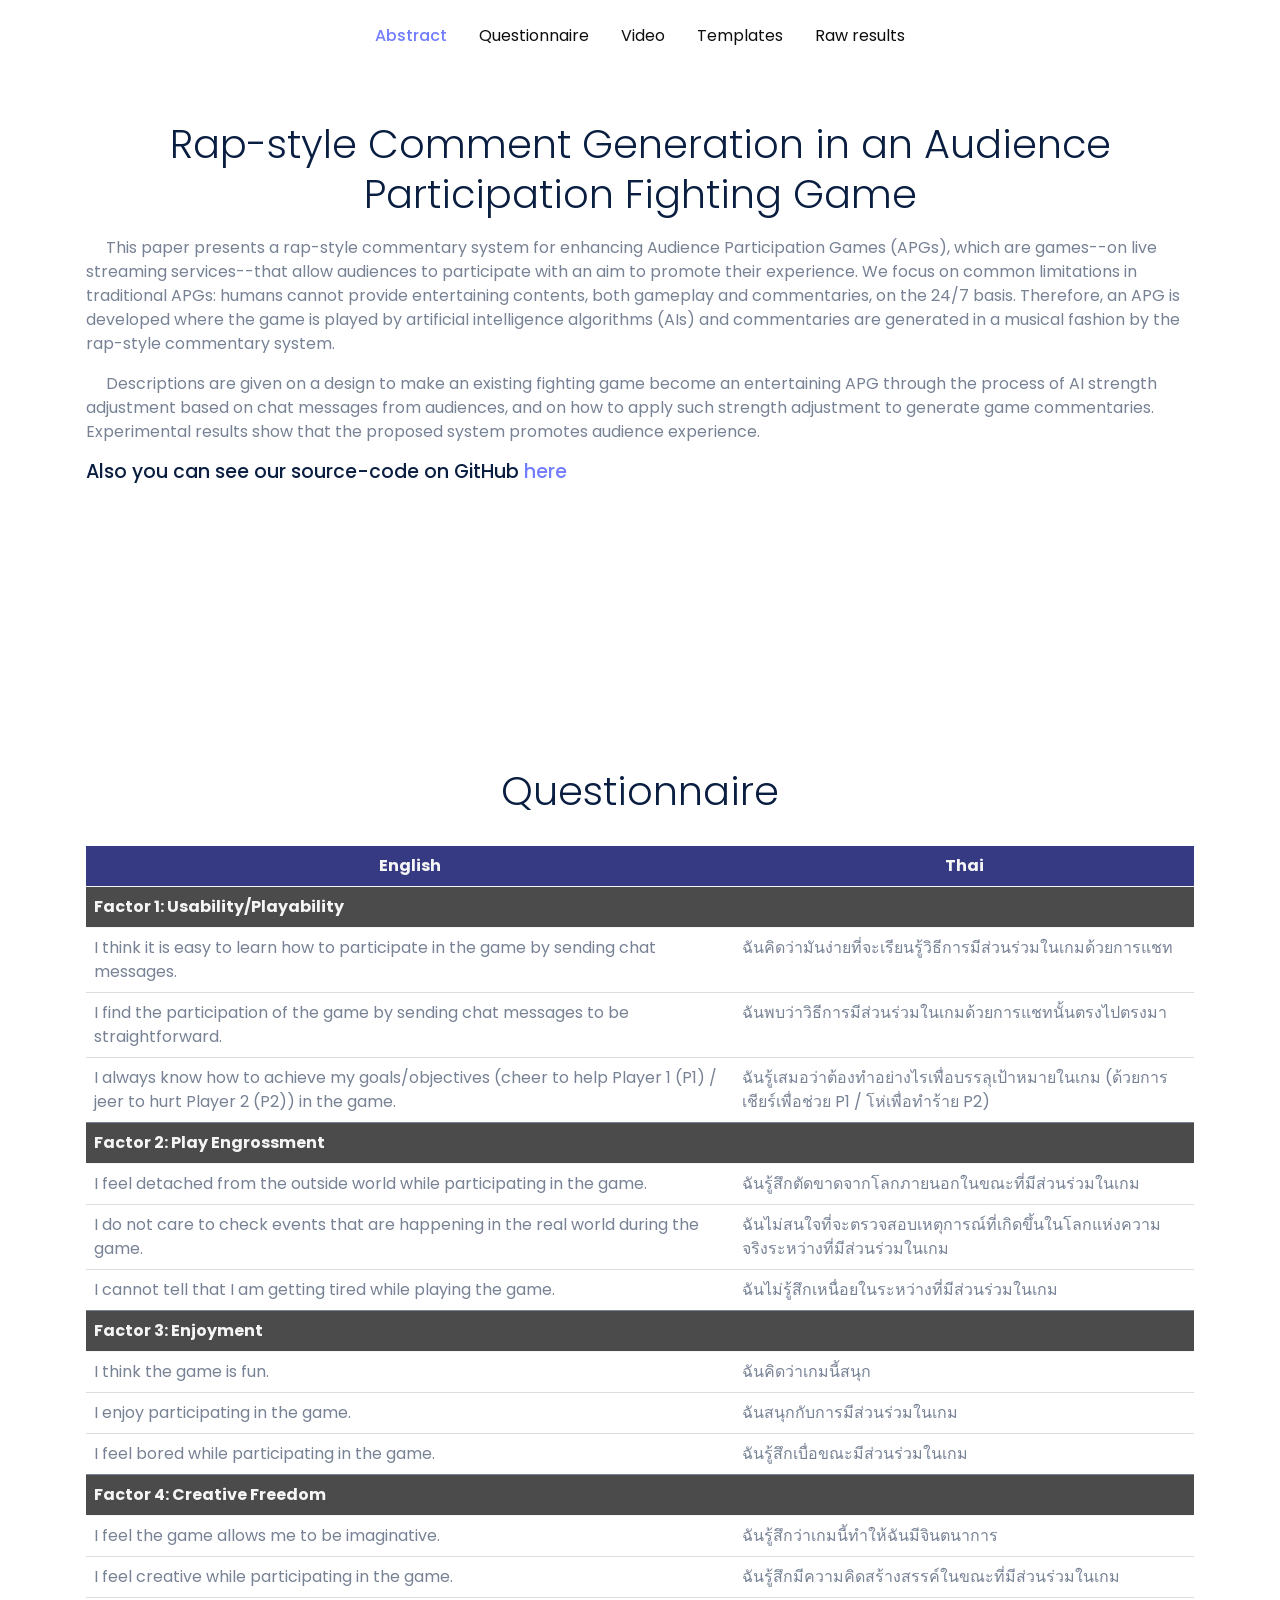
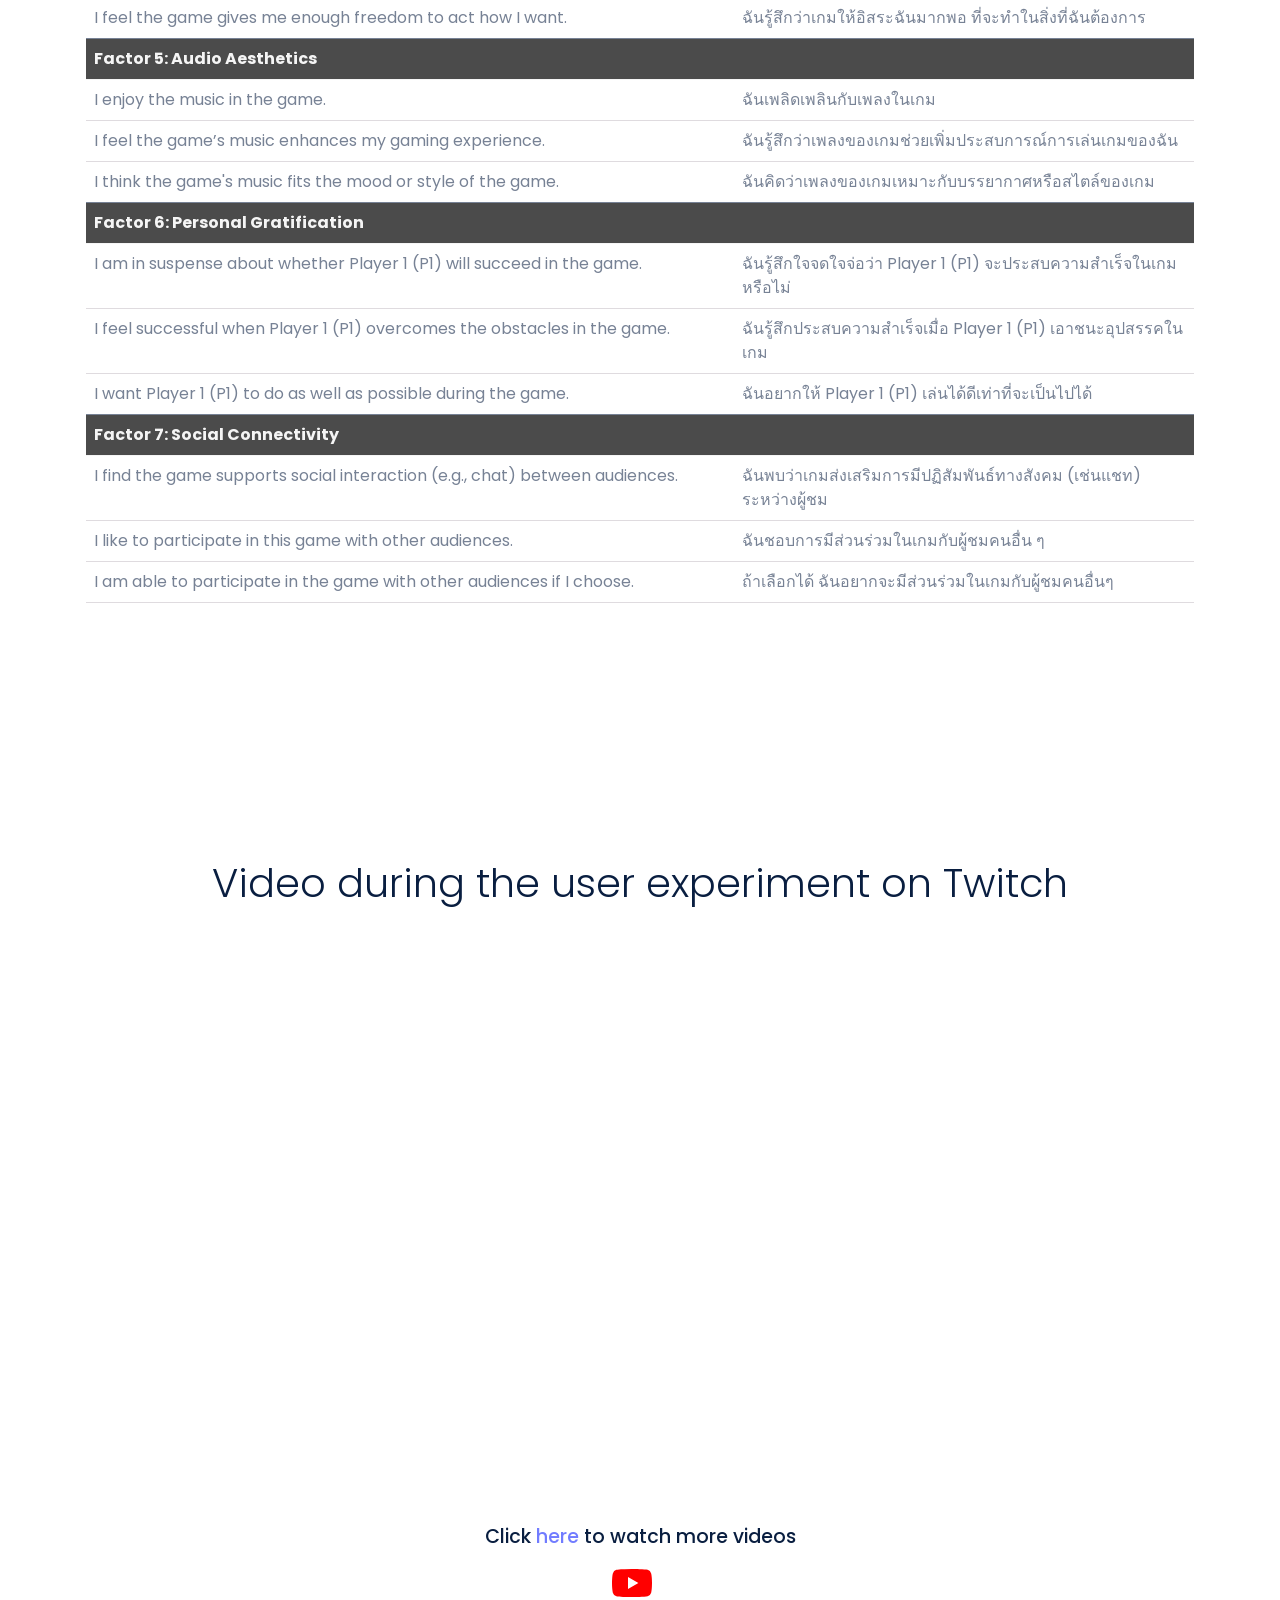
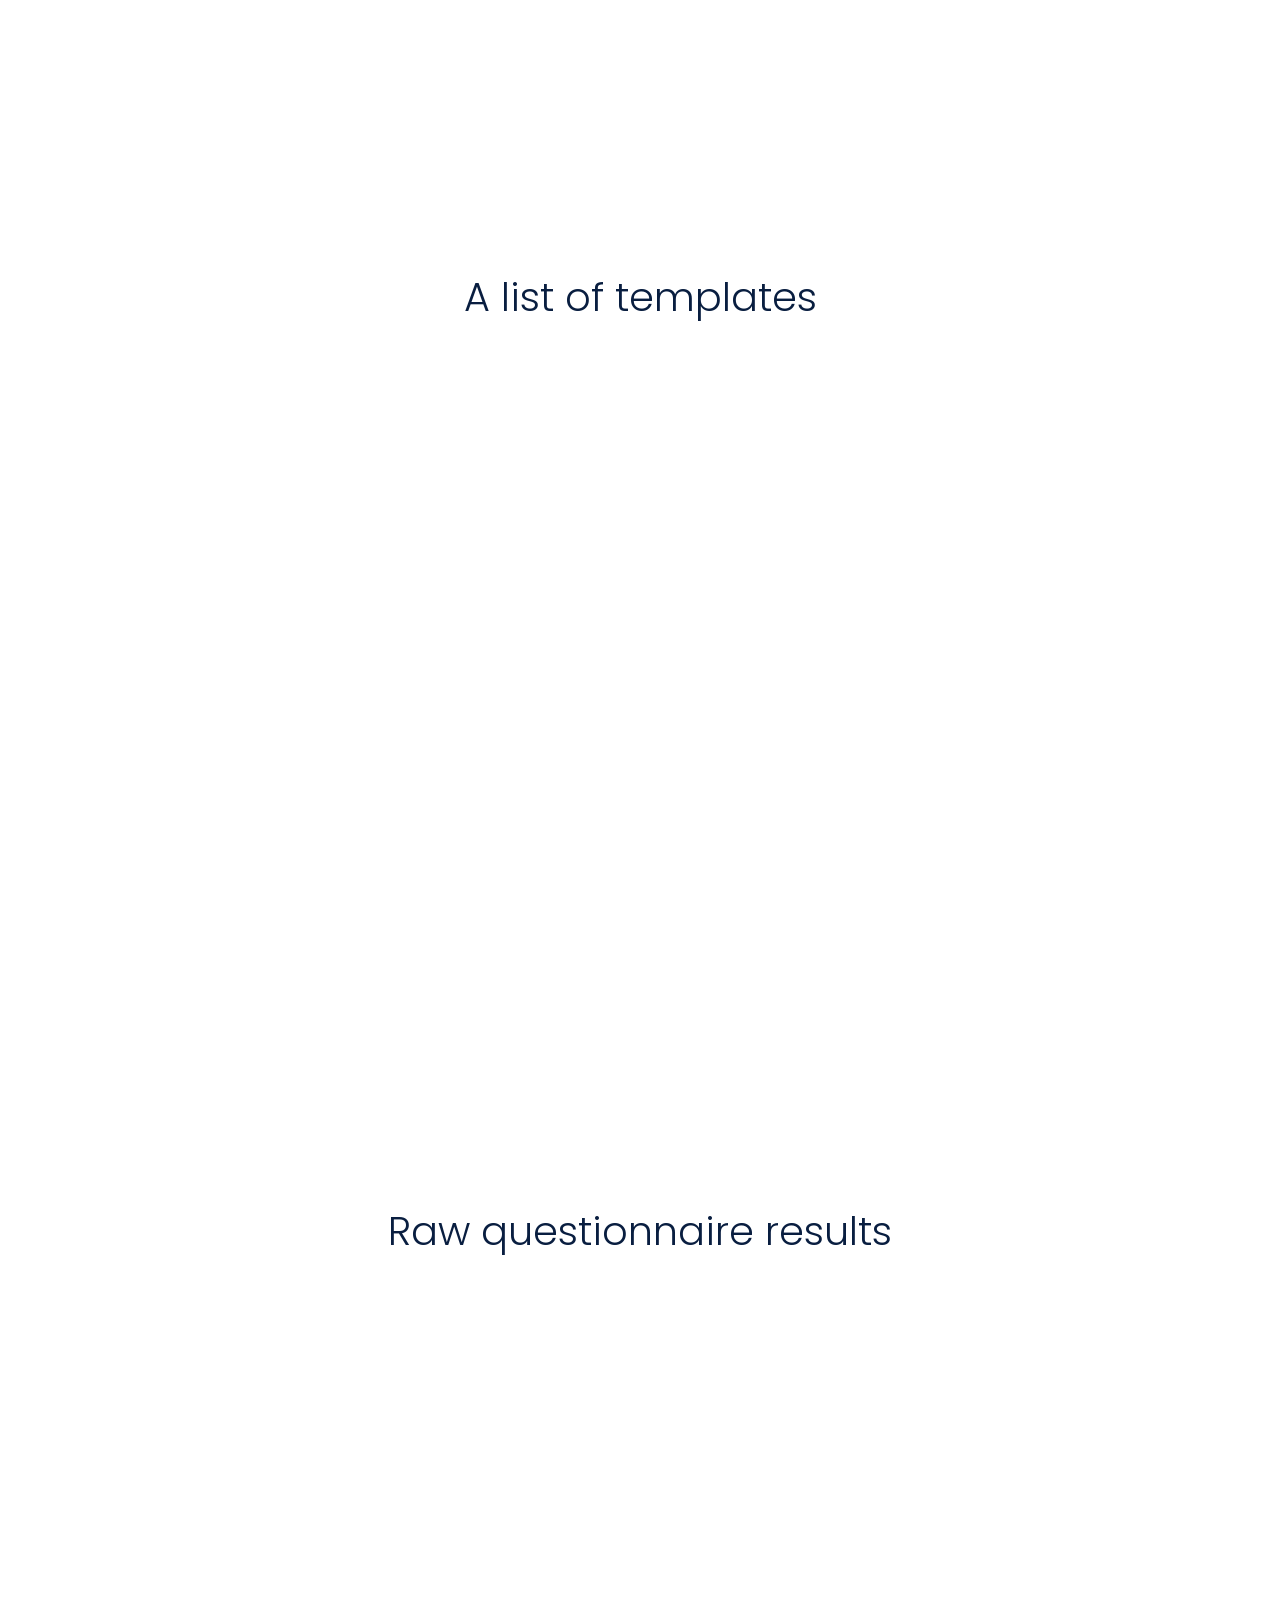
<file: public/index.html>
<!DOCTYPE html>
<html lang="en-US" dir="ltr">

  <head>
    <meta charset="utf-8">
    <meta http-equiv="X-UA-Compatible" content="IE=edge">
    <meta name="viewport" content="width=device-width, initial-scale=1">


    <!-- ===============================================-->
    <!--    Document Title-->
    <!-- ===============================================-->
    <title>Rap-style Comment Generation</title>


    <!-- ===============================================-->
    <!--    Favicons-->
    <!-- ===============================================-->
    <link rel="apple-touch-icon" sizes="180x180" href="assets/img/icons/LogoMakr-0MIOA2.png">
    <link rel="icon" type="image/png" sizes="32x32" href="assets/img/icons/LogoMakr-0MIOA2.png">
    <link rel="icon" type="image/png" sizes="16x16" href="assets/img/icons/LogoMakr-0MIOA2.png">
    <link rel="shortcut icon" type="image/x-icon" href="assets/img/icons/LogoMakr-0MIOA2.png">
    <link rel="manifest" href="assets/img/favicons/manifest.json">
    <meta name="msapplication-TileImage" content="assets/img/icons/LogoMakr-0MIOA2.png">
    <meta name="theme-color" content="#ffffff">


    <!-- ===============================================-->
    <!--    Stylesheets-->
    <!-- ===============================================-->
    <link href="assets/css/theme.css" rel="stylesheet" />


    

  </head>


  <body>

    <!-- ===============================================-->
    <!--    Main Content-->
    <!-- ===============================================-->
    <main class="main" id="top">
      <nav class="navbar navbar-expand-lg navbar-light fixed-top py-3" data-navbar-on-scroll="data-navbar-on-scroll">
          <button class="navbar-toggler collapsed" type="button" data-bs-toggle="collapse" data-bs-target="#navbarSupportedContent" aria-controls="navbarSupportedContent" aria-expanded="false" aria-label="Toggle navigation"><span class="navbar-toggler-icon"></span></button>
          <div class="collapse navbar-collapse border-top border-lg-0 mt-4 mt-lg-0" id="navbarSupportedContent">
            <ul class="navbar-nav mx-auto pt-2 pt-lg-0 font-base">
              <li class="nav-item px-2" data-anchor="data-anchor"><a class="nav-link fw-medium active" aria-current="page" href="#abstract">Abstract</a></li>
              <li class="nav-item px-2" data-anchor="data-anchor"><a class="nav-link" aria-current="page" href="#guess">Questionnaire</a></li>
              <li class="nav-item px-2" data-anchor="data-anchor"><a class="nav-link" aria-current="page" href="#demo">Video</a></li>
              <li class="nav-item px-2" data-anchor="data-anchor"><a class="nav-link" aria-current="page" href="#template">Templates</a></li>
              <li class="nav-item px-2" data-anchor="data-anchor"><a class="nav-link" aria-current="page" href="#rawData">Raw results</a></li>
              <!--<li class="nav-item px-2" data-anchor="data-anchor"><a class="nav-link" aria-current="page" href="#result">Result</a></li>-->
            </ul>
          </div>
        </div>
      </nav>
     

      
      
      <!-- ============================================-->
      <!-- <section> begin ============================-->
      <section id="abstract">

        <div class="container">
          <div class="row">
            <div class="col-lg-15 mx-auto text-center mb-4">
              <h5 class="fw-light fs-3 fs-lg-5 lh-sm mb-3">Rap-style Comment Generation in an Audience Participation Fighting Game</h5>
              <p class="mb-3-edit">&emsp; This paper presents a rap-style commentary system for enhancing Audience Participation Games (APGs), which are games--on live streaming services--that allow audiences to participate with an aim to promote their experience. We focus on common limitations in traditional APGs: humans cannot provide entertaining contents, both gameplay and commentaries, on the 24/7 basis. Therefore, an APG is developed where the game is played by artificial intelligence algorithms (AIs) and commentaries are generated in a musical fashion by the rap-style commentary system.</p>
              <p class="mb-3-edit">&emsp; Descriptions are given on a design to make an existing fighting game become an entertaining APG through the process of AI strength adjustment based on chat messages from audiences, and on how to apply such strength adjustment to generate game commentaries. Experimental results show that the proposed system promotes audience experience.</p>
              <h5 class=mb-3-edit>Also you can see our source-code on GitHub <a class="mb-3-edit text-primary" href="https://github.com/thanatTeay/AllAPGsTJ" role="button">here</a> </h5>
              
             
            </div>
          </div>
          
        </div><!-- end of .container-->

      </section>
      <!-- <section> close ============================-->
      <!-- ============================================-->



      <!-- ============================================-->
      <!-- <section> begin ============================-->

      <section id="guess">

        <div class="container">
          <div class="col-lg-15 mx-auto text-center mb-4">
            <h5 class="fw-light fs-3 fs-lg-5 lh-sm mb-3">Questionnaire</h5>
          </div>
          <table class="table">
            <thead class="thead-blue">
              <tr>
                <th scope="col">English</th>
                <th scope="col">Thai</th>
              </tr>
              
            </thead>
            <tbody>
              <thead class="thead-dark">
                <tr>
                  <th scolspan="2" >Factor 1: Usability/Playability</th>
                  <th scolspan="2" class="text-center"></th>
                </tr>
              </thead>
              <tr>
                <td>I think it is easy to learn how to participate in the game by sending chat messages.</td>
                <td>ฉันคิดว่ามันง่ายที่จะเรียนรู้วิธีการมีส่วนร่วมในเกมด้วยการแชท</td>
              </tr>
              <tr>
                <td>I find the participation of the game by sending chat messages to be straightforward.</td>
                <td>ฉันพบว่าวิธีการมีส่วนร่วมในเกมด้วยการแชทนั้นตรงไปตรงมา</td>
              </tr>
              <tr>
                <td>I always know how to achieve my goals/objectives (cheer to help Player 1 (P1) / jeer to hurt Player 2 (P2)) in the game.</td>
                <td>ฉันรู้เสมอว่าต้องทำอย่างไรเพื่อบรรลุเป้าหมายในเกม (ด้วยการเชียร์เพื่อช่วย P1 / โห่เพื่อทำร้าย P2)</td>
              </tr>
            </tbody>

            <thead class="thead-dark">
              <tr>
                <th scolspan="2" >Factor 2: Play Engrossment</th>
                <th scolspan="2" class="text-center"></th>
                  
                
              </tr>
            </thead>
            <tbody>
              
              <tr>
                <td>I feel detached from the outside world while participating in the game.</td>
                <td>ฉันรู้สึกตัดขาดจากโลกภายนอกในขณะที่มีส่วนร่วมในเกม</td>
              </tr>
              <tr>
                <td>I do not care to check events that are happening in the real world during the game.</td>
                <td>ฉันไม่สนใจที่จะตรวจสอบเหตุการณ์ที่เกิดขึ้นในโลกแห่งความจริงระหว่างที่มีส่วนร่วมในเกม</td>
              </tr>
              <tr>
                <td>I cannot tell that I am getting tired while playing the game.</td>
                <td>ฉันไม่รู้สึกเหนื่อยในระหว่างที่มีส่วนร่วมในเกม</td>
              </tr>
            </tbody>


            <thead class="thead-dark">
              <tr>
                <th scolspan="2" >Factor 3: Enjoyment</th>
                <th scolspan="2" class="text-center"></th>
                  
                
              </tr>
            </thead>
            <tbody>
              
              <tr>
                <td>I think the game is fun.</td>
                <td>ฉันคิดว่าเกมนี้สนุก</td>
              </tr>
              <tr>
                <td>I enjoy participating in the game.</td>
                <td>ฉันสนุกกับการมีส่วนร่วมในเกม</td>
              </tr>
              <tr>
                <td>I feel bored while participating in the game.</td>
                <td>ฉันรู้สึกเบื่อขณะมีส่วนร่วมในเกม</td>
              </tr>
            </tbody>


            <thead class="thead-dark">
              <tr>
                <th scolspan="2" >Factor 4: Creative Freedom</th>
                <th scolspan="2" class="text-center"></th>
                  
                
              </tr>
            </thead>
            <tbody>
              
              <tr>
                <td>I feel the game allows me to be imaginative.</td>
                <td>ฉันรู้สึกว่าเกมนี้ทำให้ฉันมีจินตนาการ</td>
              </tr>
              <tr>
                <td>I feel creative while participating in the game.</td>
                <td>ฉันรู้สึกมีความคิดสร้างสรรค์ในขณะที่มีส่วนร่วมในเกม</td>
              </tr>
              <tr>
                <td>I feel the game gives me enough freedom to act how I want.</td>
                <td>ฉันรู้สึกว่าเกมให้อิสระฉันมากพอ ที่จะทำในสิ่งที่ฉันต้องการ</td>
              </tr>
            </tbody>

            <thead class="thead-dark">
              <tr>
                <th scolspan="2" >Factor 5: Audio Aesthetics</th>
                <th scolspan="2" class="text-center"></th>
                  
                
              </tr>
            </thead>
            <tbody>
              
              <tr>
                <td>I enjoy the music in the game.</td>
                <td>ฉันเพลิดเพลินกับเพลงในเกม</td>
              </tr>
              <tr>
                <td>I feel the game’s music enhances my gaming experience.</td>
                <td>ฉันรู้สึกว่าเพลงของเกมช่วยเพิ่มประสบการณ์การเล่นเกมของฉัน</td>
              </tr>
              <tr>
                <td>I think the game's music fits the mood or style of the game.</td>
                <td>ฉันคิดว่าเพลงของเกมเหมาะกับบรรยากาศหรือสไตล์ของเกม</td>
              </tr>
            </tbody>

            <thead class="thead-dark">
              <tr>
                <th scolspan="2" >Factor 6: Personal Gratification</th>
                <th scolspan="2" class="text-center"></th>
                  
                
              </tr>
            </thead>
            <tbody>
              
              <tr>
                <td>I am in suspense about whether Player 1 (P1) will succeed in the game.</td>
                <td>ฉันรู้สึกใจจดใจจ่อว่า Player 1 (P1) จะประสบความสำเร็จในเกมหรือไม่</td>
              </tr>
              <tr>
                <td>I feel successful when Player 1 (P1) overcomes the obstacles in the game.</td>
                <td>ฉันรู้สึกประสบความสำเร็จเมื่อ Player 1 (P1) เอาชนะอุปสรรคในเกม</td>
              </tr>
              <tr>
                <td>I want Player 1 (P1) to do as well as possible during the game.</td>
                <td>ฉันอยากให้ Player 1 (P1) เล่นได้ดีเท่าที่จะเป็นไปได้</td>
              </tr>
            </tbody>


            <thead class="thead-dark">
              <tr>
                <th scolspan="2" >Factor 7: Social Connectivity</th>
                <th scolspan="2" class="text-center"></th>
                  
                
              </tr>
            </thead>
            <tbody>
              
              <tr>
                <td>I find the game supports social interaction (e.g., chat) between audiences.</td>
                <td>ฉันพบว่าเกมส่งเสริมการมีปฏิสัมพันธ์ทางสังคม (เช่นแชท) ระหว่างผู้ชม</td>
              </tr>
              <tr>
                <td>I like to participate in this game with other audiences.</td>
                <td>ฉันชอบการมีส่วนร่วมในเกมกับผู้ชมคนอื่น ๆ</td>
              </tr>
              <tr>
                <td>I am able to participate in the game with other audiences if I choose.</td>
                <td>ถ้าเลือกได้ ฉันอยากจะมีส่วนร่วมในเกมกับผู้ชมคนอื่นๆ</td>
              </tr>
            </tbody>





          </table>

          
            
         

          
          
      



        </div>
        





      </section>







        <!-- <section> close ============================-->
      <!-- ============================================-->








      <!-- ============================================-->
      <!-- <section> begin ============================-->
      <section id="demo">

        <div class="container">
          <div class="row">
            <div class="col-lg-15 mx-auto text-center mb-4">
              <h5 class="fw-light fs-3 fs-lg-5 lh-sm mb-3">Video during the user experiment on Twitch</h5>
              <div class="containerIF">
                <iframe class="responsive-iframe"  src="https://www.youtube.com/embed/rLzp0y1yVis" title="YouTube video player" frameborder="0" allow="accelerometer; autoplay; clipboard-write; encrypted-media; gyroscope; picture-in-picture" allowfullscreen></iframe>              
              </div>
              <h5 class=mb-3>Click <a class="mb-3-edit text-primary" href="https://www.youtube.com/watch?v=rLzp0y1yVis&list=PLwrbb0kRyPsl2yajgKRkiQ0qLTjYb5CpH" role="button">here</a> to watch more videos </h5>
            <li class="list-inline-item me-3"><a class="text-decoration-none" href="https://www.youtube.com/watch?v=rLzp0y1yVis&list=PLwrbb0kRyPsl2yajgKRkiQ0qLTjYb5CpH">
              <svg class="bi bi-facebook text-youtube"  xmlns="http://www.w3.org/2000/svg" width="40" height="40" fill="currentColor" class="bi bi-youtube" viewBox="0 0 16 16">
                <path d="M8.051 1.999h.089c.822.003 4.987.033 6.11.335a2.01 2.01 0 0 1 1.415 1.42c.101.38.172.883.22 1.402l.01.104.022.26.008.104c.065.914.073 1.77.074 1.957v.075c-.001.194-.01 1.108-.082 2.06l-.008.105-.009.104c-.05.572-.124 1.14-.235 1.558a2.007 2.007 0 0 1-1.415 1.42c-1.16.312-5.569.334-6.18.335h-.142c-.309 0-1.587-.006-2.927-.052l-.17-.006-.087-.004-.171-.007-.171-.007c-1.11-.049-2.167-.128-2.654-.26a2.007 2.007 0 0 1-1.415-1.419c-.111-.417-.185-.986-.235-1.558L.09 9.82l-.008-.104A31.4 31.4 0 0 1 0 7.68v-.123c.002-.215.01-.958.064-1.778l.007-.103.003-.052.008-.104.022-.26.01-.104c.048-.519.119-1.023.22-1.402a2.007 2.007 0 0 1 1.415-1.42c.487-.13 1.544-.21 2.654-.26l.17-.007.172-.006.086-.003.171-.007A99.788 99.788 0 0 1 7.858 2h.193zM6.4 5.209v4.818l4.157-2.408L6.4 5.209z"/>
              </svg></a></li>
           
            
            </div>
           
          </div>
          
        </div><!-- end of .container-->

      </section>
      <!-- <section> close ============================-->
      <!-- ============================================-->
    
    
     <!-- ============================================-->
      <!-- <section> begin ============================-->
      <section id="template">

        <div class="container">
          <div class="row">
            <div class="col-lg-15 mx-auto text-center mb-4">
              <h5 class="fw-light fs-3 fs-lg-5 lh-sm mb-3">A list of templates</h5>
              <div class="containerIF">
               <iframe src="https://docs.google.com/spreadsheets/d/e/2PACX-1vSQ8YedOpLpA4Y73E5UTiFCNYZmCq_wXehZNGK25HWAKP5BRof5p75tloUFcWiWsINu8zP2ilio8QFz/pubhtml?widget=true&amp;headers=false" width="100%" height="100%"></iframe>             
              </div>
              
             
            
            </div>
           
          </div>
          
        </div><!-- end of .container-->

      </section>
      <!-- <section> close ============================-->
      <!-- ============================================-->
    
    
    
     <section id="rawData">

        <div class="container">
          <div class="row">
            <div class="col-lg-15 mx-auto text-center mb-4">
              <h5 class="fw-light fs-3 fs-lg-5 lh-sm mb-3">Raw questionnaire results</h5>
              <div class="containerIF">
                <iframe src="https://docs.google.com/spreadsheets/d/e/2PACX-1vQM17FYBN7rHyloo9VyCmPwoIyFGdnAtTm0xvdZdf6muI2rUsW_QqOv6bP0HCv1h6w2QsgbCJfo_J8f/pubhtml?widget=true&amp;headers=false" width="100%" height="100%"></iframe>   
              </div>
              
             
            
            </div>
           
          </div>
          
        </div><!-- end of .container-->

      </section>
      <!-- <section> close ============================-->
      <!-- ============================================-->







      








      




      




    <!-- ===============================================-->
    <!--    JavaScripts-->
    <!-- ===============================================-->
    <script src="vendors/@popperjs/popper.min.js"></script>
    <script src="vendors/bootstrap/bootstrap.min.js"></script>
    <script src="vendors/is/is.min.js"></script>
    <script src="https://polyfill.io/v3/polyfill.min.js?features=window.scroll"></script>
    <script src="assets/js/theme.js"></script>

    <link href="https://fonts.googleapis.com/css2?family=Poppins:wght@200;300;400;500;600;700;800;900&amp;display=swap" rel="stylesheet">
  </body>

</html>
</file>
<file: public/assets/css/theme.css>
/* -------------------------------------------------------------------------- */
/*                                 Theme                                      */
/* -------------------------------------------------------------------------- */
/* prettier-ignore */
/* -------------------------------------------------------------------------- */
/*                                  Utilities                                 */
/* -------------------------------------------------------------------------- */
/*-----------------------------------------------
|   Bootstrap Styles
-----------------------------------------------*/
/*!
 * Bootstrap v5.0.0-alpha1 (https://getbootstrap.com/)
 * Copyright 2011-2020 The Bootstrap Authors
 * Copyright 2011-2020 Twitter, Inc.
 * Licensed under MIT (https://github.com/twbs/bootstrap/blob/main/LICENSE)
 */
:root {
  --bs-blue: #717CFF;
  --bs-indigo: #53ACF8;
  --bs-purple: #ad71ff;
  --bs-pink: #ff71c3;
  --bs-red: #ff717c;
  --bs-orange: #ff8125;
  --bs-yellow: #ffee25;
  --bs-green: #5fa500;
  --bs-teal: #00a598;
  --bs-cyan: #3EB8F4;
  --bs-white: #fff;
  --bs-gray: #C3BCC4;
  --bs-gray-dark: #B0A7B2;
  --bs-primary: #717CFF;
  --bs-secondary: #A79CA8;
  --bs-success: #5fa500;
  --bs-info: #3EB8F4;
  --bs-warning: #ffee25;
  --bs-danger: #ff717c;
  --bs-light: #F9FAFD;
  --bs-dark: #44224B;
  --bs-font-sans-serif: "Poppins", "Open Sans", -apple-system, BlinkMacSystemFont, "Segoe UI", "Helvetica Neue", Arial, sans-serif, "Apple Color Emoji", "Segoe UI Emoji", "Segoe UI Symbol";
  --bs-font-monospace: "SFMono-Regular", Menlo, Monaco, Consolas, "Liberation Mono", "Courier New", monospace;
  --bs-gradient: linear-gradient(180deg, rgba(255, 255, 255, 0.15), rgba(255, 255, 255, 0));
}

*,
*::before,
*::after {
  -webkit-box-sizing: border-box;
  box-sizing: border-box;
}

@media (prefers-reduced-motion: no-preference) {
  :root {
    scroll-behavior: smooth;
  }
}
.containerIF {
  position: relative;
  overflow: hidden;
  width: 100%;
  height: 600px;
  padding-right: var(--bs-gutter-x, 1rem);
  padding-left: var(--bs-gutter-x, 1rem);
  margin-right: auto;
  margin-left: auto;
  
  
}

.responsive-iframe {
  top: 0;
  left: 0;
  bottom: 0;
  right: 0;
  width: 100%;
  height: 100%;
}

.thead-dark {
  
    color: #F5F5F5;
    background-color: #4B4B4B;
    border-color: #4B4B4B;
  
}
.thead-blue {
  
  color: #F5F5F5;
  background-color: #353A82;
  border-color: #353A82;
  text-align: center;

}
td, th {
  border: 1px solid black;
  border-collapse: collapse;
}

body {
  margin: 0;
  font-family: "Poppins", -apple-system, BlinkMacSystemFont, "Segoe UI", "Helvetica Neue", Arial, sans-serif, "Apple Color Emoji", "Segoe UI Emoji", "Segoe UI Symbol";
  font-size: 1rem;
  font-weight: 400;
  line-height: 1.5;
  color: #778295;
  background-color: #fff;
  -webkit-text-size-adjust: 100%;
  -webkit-tap-highlight-color: rgba(0, 0, 0, 0);
}

hr {
  margin: 1rem 0;
  color: #DFDBDF;
  background-color: currentColor;
  border: 0;
  opacity: 1;
}

hr:not([size]) {
  height: 1px;
}

h1, .h1, h2, .h2, h3, .h3, h4, .h4, h5, .h5, h6, .h6 {
  margin-top: 0;
  margin-bottom: 0.5rem;
  font-family: "Poppins", "Open Sans", -apple-system, BlinkMacSystemFont, "Segoe UI", "Helvetica Neue", Arial, sans-serif, "Apple Color Emoji", "Segoe UI Emoji", "Segoe UI Symbol";
  font-weight: 500;
  line-height: 1.2;
  color: #091E40;
}

h1, .h1 {
  font-size: calc(1.37383rem + 1.48598vw);
}

@media (min-width: 1200px) {
  h1, .h1 {
    font-size: 2.48832rem;
  }
}

h2, .h2 {
  font-size: calc(1.33236rem + 0.98832vw);
}

@media (min-width: 1200px) {
  h2, .h2 {
    font-size: 2.0736rem;
  }
}

h3, .h3 {
  font-size: calc(1.2978rem + 0.5736vw);
}

@media (min-width: 1200px) {
  h3, .h3 {
    font-size: 1.728rem;
  }
}

h4, .h4 {
  font-size: calc(1.269rem + 0.228vw);
}

@media (min-width: 1200px) {
  h4, .h4 {
    font-size: 1.44rem;
  }
}

h5, .h5 {
  font-size: 1.2rem;
}

h6, .h6 {
  font-size: 0.83333rem;
}

p {
  margin-top: 0;
  margin-bottom: 1rem;
}

abbr[title],
abbr[data-bs-original-title] {
  -webkit-text-decoration: underline dotted;
  text-decoration: underline dotted;
  cursor: help;
  -webkit-text-decoration-skip-ink: none;
  text-decoration-skip-ink: none;
}

address {
  margin-bottom: 1rem;
  font-style: normal;
  line-height: inherit;
}

ol,
ul {
  padding-left: 2rem;
}

ol,
ul,
dl {
  margin-top: 0;
  margin-bottom: 1rem;
}

ol ol,
ul ul,
ol ul,
ul ol {
  margin-bottom: 0;
}

dt {
  font-weight: 700;
}

dd {
  margin-bottom: .5rem;
  margin-left: 0;
}

blockquote {
  margin: 0 0 1rem;
}

b,
strong {
  font-weight: 800;
}

small, .small {
  font-size: 75%;
}

mark, .mark {
  padding: 0.2em;
  background-color: #fcf8e3;
}

sub,
sup {
  position: relative;
  font-size: 0.75em;
  line-height: 0;
  vertical-align: baseline;
}

sub {
  bottom: -.25em;
}

sup {
  top: -.5em;
}

a {
  color: #717CFF;
  text-decoration: none;
}

a:hover {
  color: #5a63cc;
  text-decoration: underline;
}

a:not([href]):not([class]), a:not([href]):not([class]):hover {
  color: inherit;
  text-decoration: none;
}

pre,
code,
kbd,
samp {
  font-family: var(--bs-font-monospace);
  font-size: 1em;
  direction: ltr /* rtl:ignore */;
  unicode-bidi: bidi-override;
}

pre {
  display: block;
  margin-top: 0;
  margin-bottom: 1rem;
  overflow: auto;
  font-size: 75%;
}

pre code {
  font-size: inherit;
  color: inherit;
  word-break: normal;
}

code {
  font-size: 75%;
  color: #ff71c3;
  word-wrap: break-word;
}

a > code {
  color: inherit;
}

kbd {
  padding: 0.2rem 0.4rem;
  font-size: 75%;
  color: #fff;
  background-color: #A79CA8;
  border-radius: 0.625rem;
}

kbd kbd {
  padding: 0;
  font-size: 1em;
  font-weight: 700;
}

figure {
  margin: 0 0 1rem;
}

img,
svg {
  vertical-align: middle;
}

table {
  caption-side: bottom;
  border-collapse: collapse;
}

caption {
  padding-top: 0.5rem;
  padding-bottom: 0.5rem;
  color: #CCC6CD;
  text-align: left;
}

th {
  text-align: inherit;
  text-align: -webkit-match-parent;
}

thead,
tbody,
tfoot,
tr,
td,
th {
  border-color: inherit;
  border-style: solid;
  border-width: 0;
}

label {
  display: inline-block;
}

button {
  border-radius: 0;
}

button:focus:not(:focus-visible) {
  outline: 0;
}

input,
button,
select,
optgroup,
textarea {
  margin: 0;
  font-family: inherit;
  font-size: inherit;
  line-height: inherit;
}

button,
select {
  text-transform: none;
}

[role="button"] {
  cursor: pointer;
}

select {
  word-wrap: normal;
}

select:disabled {
  opacity: 1;
}

[list]::-webkit-calendar-picker-indicator {
  display: none;
}

button,
[type="button"],
[type="reset"],
[type="submit"] {
  -webkit-appearance: button;
}

button:not(:disabled),
[type="button"]:not(:disabled),
[type="reset"]:not(:disabled),
[type="submit"]:not(:disabled) {
  cursor: pointer;
}

::-moz-focus-inner {
  padding: 0;
  border-style: none;
}

textarea {
  resize: vertical;
}

fieldset {
  min-width: 0;
  padding: 0;
  margin: 0;
  border: 0;
}

legend {
  float: left;
  width: 100%;
  padding: 0;
  margin-bottom: 0.5rem;
  font-size: calc(1.275rem + 0.3vw);
  line-height: inherit;
}

@media (min-width: 1200px) {
  legend {
    font-size: 1.5rem;
  }
}

legend + * {
  clear: left;
}

::-webkit-datetime-edit-fields-wrapper,
::-webkit-datetime-edit-text,
::-webkit-datetime-edit-minute,
::-webkit-datetime-edit-hour-field,
::-webkit-datetime-edit-day-field,
::-webkit-datetime-edit-month-field,
::-webkit-datetime-edit-year-field {
  padding: 0;
}

::-webkit-inner-spin-button {
  height: auto;
}

[type="search"] {
  outline-offset: -2px;
  -webkit-appearance: textfield;
}

/* rtl:raw:
[type="tel"],
[type="url"],
[type="email"],
[type="number"] {
  direction: ltr;
}
*/
::-webkit-search-decoration {
  -webkit-appearance: none;
}

::-webkit-color-swatch-wrapper {
  padding: 0;
}

::file-selector-button {
  font: inherit;
}

::-webkit-file-upload-button {
  font: inherit;
  -webkit-appearance: button;
}

output {
  display: inline-block;
}

iframe {
  border: 0;
}

summary {
  display: list-item;
  cursor: pointer;
}

progress {
  vertical-align: baseline;
}

[hidden] {
  display: none !important;
}

.lead {
  font-size: 1.2rem;
  font-weight: 400;
}

.display-1 {
  font-size: calc(1.55498rem + 3.65978vw);
  font-weight: 900;
  line-height: 1;
}

@media (min-width: 1200px) {
  .display-1 {
    font-size: 4.29982rem;
  }
}

.display-2 {
  font-size: calc(1.48332rem + 2.79982vw);
  font-weight: 900;
  line-height: 1;
}

@media (min-width: 1200px) {
  .display-2 {
    font-size: 3.58318rem;
  }
}

.display-3 {
  font-size: calc(1.4236rem + 2.08318vw);
  font-weight: 900;
  line-height: 1;
}

@media (min-width: 1200px) {
  .display-3 {
    font-size: 2.98598rem;
  }
}

.display-4 {
  font-size: calc(1.37383rem + 1.48598vw);
  font-weight: 900;
  line-height: 1;
}

@media (min-width: 1200px) {
  .display-4 {
    font-size: 2.48832rem;
  }
}

.display-5 {
  font-size: calc(1.33236rem + 0.98832vw);
  font-weight: 900;
  line-height: 1;
}

@media (min-width: 1200px) {
  .display-5 {
    font-size: 2.0736rem;
  }
}

.display-6 {
  font-size: calc(1.2978rem + 0.5736vw);
  font-weight: 900;
  line-height: 1;
}

@media (min-width: 1200px) {
  .display-6 {
    font-size: 1.728rem;
  }
}

.list-unstyled {
  padding-left: 0;
  list-style: none;
}

.list-inline {
  padding-left: 0;
  list-style: none;
}

.list-inline-item {
  display: inline-block;
}

.list-inline-item:not(:last-child) {
  margin-right: 0.5rem;
}

.initialism {
  font-size: 75%;
  text-transform: uppercase;
}

.blockquote {
  margin-bottom: 1rem;
  font-size: 1.2rem;
}

.blockquote > :last-child {
  margin-bottom: 0;
}

.blockquote-footer {
  margin-top: -1rem;
  margin-bottom: 1rem;
  font-size: 75%;
  color: #C3BCC4;
}

.blockquote-footer::before {
  content: "\2014\00A0";
}

.img-fluid {
  max-width: 100%;
  height: auto;
}

.img-thumbnail {
  padding: 0.25rem;
  background-color: #fff;
  border: 1px solid #DFDBDF;
  border-radius: 0.25rem;
  max-width: 100%;
  height: auto;
}

.figure {
  display: inline-block;
}

.figure-img {
  margin-bottom: 0.5rem;
  line-height: 1;
}

.figure-caption {
  font-size: 75%;
  color: #C3BCC4;
}

.container,
.container-fluid,
.container-sm,
.container-md,
.container-lg,
.container-xl,
.container-xxl {
  width: 100%;
  padding-right: var(--bs-gutter-x, 1rem);
  padding-left: var(--bs-gutter-x, 1rem);
  margin-right: auto;
  margin-left: auto;
  
}


@media (max-width: 576px) {
  .containerIF{
    max-height: 200px;
  }
  .container, .container-sm {
    max-width: 540px;
  }
}

@media (min-width: 768px) {
  .container, .container-sm, .container-md {
    max-width: 720px;
  }
}

@media (min-width: 992px) {
  .container, .container-sm, .container-md, .container-lg {
    max-width: 960px;
  }
}

@media (min-width: 1200px) {
  .container, .container-sm, .container-md, .container-lg, .container-xl {
    max-width: 1140px;
  }
}

@media (min-width: 1540px) {
  .container, .container-sm, .container-md, .container-lg, .container-xl, .container-xxl {
    max-width: 1480px;
  }
}

.row {
  --bs-gutter-x: 2rem;
  --bs-gutter-y: 0;
  display: -webkit-box;
  display: -ms-flexbox;
  display: flex;
  -ms-flex-wrap: wrap;
  flex-wrap: wrap;
  margin-top: calc(var(--bs-gutter-y) * -1);
  margin-right: calc(var(--bs-gutter-x) / -2);
  margin-left: calc(var(--bs-gutter-x) / -2);
}

.row > * {
  -ms-flex-negative: 0;
  flex-shrink: 0;
  width: 100%;
  max-width: 100%;
  padding-right: calc(var(--bs-gutter-x) / 2);
  padding-left: calc(var(--bs-gutter-x) / 2);
  margin-top: var(--bs-gutter-y);
}

.col {
  -webkit-box-flex: 1;
  -ms-flex: 1 0 0%;
  flex: 1 0 0%;
}

.row-cols-auto > * {
  -webkit-box-flex: 0;
  -ms-flex: 0 0 auto;
  flex: 0 0 auto;
  width: auto;
}

.row-cols-1 > * {
  -webkit-box-flex: 0;
  -ms-flex: 0 0 auto;
  flex: 0 0 auto;
  width: 100%;
}

.row-cols-2 > * {
  -webkit-box-flex: 0;
  -ms-flex: 0 0 auto;
  flex: 0 0 auto;
  width: 50%;
}

.row-cols-3 > * {
  -webkit-box-flex: 0;
  -ms-flex: 0 0 auto;
  flex: 0 0 auto;
  width: 33.33333%;
}

.row-cols-4 > * {
  -webkit-box-flex: 0;
  -ms-flex: 0 0 auto;
  flex: 0 0 auto;
  width: 25%;
}

.row-cols-5 > * {
  -webkit-box-flex: 0;
  -ms-flex: 0 0 auto;
  flex: 0 0 auto;
  width: 20%;
}

.row-cols-6 > * {
  -webkit-box-flex: 0;
  -ms-flex: 0 0 auto;
  flex: 0 0 auto;
  width: 16.66667%;
}

.col-auto {
  -webkit-box-flex: 0;
  -ms-flex: 0 0 auto;
  flex: 0 0 auto;
  width: auto;
}

.col-1 {
  -webkit-box-flex: 0;
  -ms-flex: 0 0 auto;
  flex: 0 0 auto;
  width: 8.33333%;
}

.col-2 {
  -webkit-box-flex: 0;
  -ms-flex: 0 0 auto;
  flex: 0 0 auto;
  width: 16.66667%;
}

.col-3 {
  -webkit-box-flex: 0;
  -ms-flex: 0 0 auto;
  flex: 0 0 auto;
  width: 25%;
}

.col-4 {
  -webkit-box-flex: 0;
  -ms-flex: 0 0 auto;
  flex: 0 0 auto;
  width: 33.33333%;
}

.col-5 {
  -webkit-box-flex: 0;
  -ms-flex: 0 0 auto;
  flex: 0 0 auto;
  width: 41.66667%;
}

.col-6 {
  -webkit-box-flex: 0;
  -ms-flex: 0 0 auto;
  flex: 0 0 auto;
  width: 50%;
}

.col-7 {
  -webkit-box-flex: 0;
  -ms-flex: 0 0 auto;
  flex: 0 0 auto;
  width: 58.33333%;
}

.col-8 {
  -webkit-box-flex: 0;
  -ms-flex: 0 0 auto;
  flex: 0 0 auto;
  width: 66.66667%;
}

.col-9 {
  -webkit-box-flex: 0;
  -ms-flex: 0 0 auto;
  flex: 0 0 auto;
  width: 75%;
}

.col-10 {
  -webkit-box-flex: 0;
  -ms-flex: 0 0 auto;
  flex: 0 0 auto;
  width: 83.33333%;
}

.col-11 {
  -webkit-box-flex: 0;
  -ms-flex: 0 0 auto;
  flex: 0 0 auto;
  width: 91.66667%;
}

.col-12 {
  -webkit-box-flex: 0;
  -ms-flex: 0 0 auto;
  flex: 0 0 auto;
  width: 100%;
}

.offset-1 {
  margin-left: 8.33333%;
}

.offset-2 {
  margin-left: 16.66667%;
}

.offset-3 {
  margin-left: 25%;
}

.offset-4 {
  margin-left: 33.33333%;
}

.offset-5 {
  margin-left: 41.66667%;
}

.offset-6 {
  margin-left: 50%;
}

.offset-7 {
  margin-left: 58.33333%;
}

.offset-8 {
  margin-left: 66.66667%;
}

.offset-9 {
  margin-left: 75%;
}

.offset-10 {
  margin-left: 83.33333%;
}

.offset-11 {
  margin-left: 91.66667%;
}

.g-0,
.gx-0 {
  --bs-gutter-x: 0;
}

.g-0,
.gy-0 {
  --bs-gutter-y: 0;
}

.g-1,
.gx-1 {
  --bs-gutter-x: 0.25rem;
}

.g-1,
.gy-1 {
  --bs-gutter-y: 0.25rem;
}

.g-2,
.gx-2 {
  --bs-gutter-x: 0.5rem;
}

.g-2,
.gy-2 {
  --bs-gutter-y: 0.5rem;
}

.g-3,
.gx-3 {
  --bs-gutter-x: 1rem;
}

.g-3,
.gy-3 {
  --bs-gutter-y: 1rem;
}

.g-4,
.gx-4 {
  --bs-gutter-x: 1.8rem;
}

.g-4,
.gy-4 {
  --bs-gutter-y: 1.8rem;
}

.g-5,
.gx-5 {
  --bs-gutter-x: 3rem;
}

.g-5,
.gy-5 {
  --bs-gutter-y: 3rem;
}

.g-6,
.gx-6 {
  --bs-gutter-x: 4rem;
}

.g-6,
.gy-6 {
  --bs-gutter-y: 4rem;
}

.g-7,
.gx-7 {
  --bs-gutter-x: 5rem;
}

.g-7,
.gy-7 {
  --bs-gutter-y: 5rem;
}

.g-8,
.gx-8 {
  --bs-gutter-x: 7.5rem;
}

.g-8,
.gy-8 {
  --bs-gutter-y: 7.5rem;
}

.g-9,
.gx-9 {
  --bs-gutter-x: 10rem;
}

.g-9,
.gy-9 {
  --bs-gutter-y: 10rem;
}

.g-10,
.gx-10 {
  --bs-gutter-x: 12.5rem;
}

.g-10,
.gy-10 {
  --bs-gutter-y: 12.5rem;
}

.g-11,
.gx-11 {
  --bs-gutter-x: 15rem;
}

.g-11,
.gy-11 {
  --bs-gutter-y: 15rem;
}

@media (min-width: 576px) {
  .col-sm {
    -webkit-box-flex: 1;
    -ms-flex: 1 0 0%;
    flex: 1 0 0%;
  }
  .row-cols-sm-auto > * {
    -webkit-box-flex: 0;
    -ms-flex: 0 0 auto;
    flex: 0 0 auto;
    width: auto;
  }
  .row-cols-sm-1 > * {
    -webkit-box-flex: 0;
    -ms-flex: 0 0 auto;
    flex: 0 0 auto;
    width: 100%;
  }
  .row-cols-sm-2 > * {
    -webkit-box-flex: 0;
    -ms-flex: 0 0 auto;
    flex: 0 0 auto;
    width: 50%;
  }
  .row-cols-sm-3 > * {
    -webkit-box-flex: 0;
    -ms-flex: 0 0 auto;
    flex: 0 0 auto;
    width: 33.33333%;
  }
  .row-cols-sm-4 > * {
    -webkit-box-flex: 0;
    -ms-flex: 0 0 auto;
    flex: 0 0 auto;
    width: 25%;
  }
  .row-cols-sm-5 > * {
    -webkit-box-flex: 0;
    -ms-flex: 0 0 auto;
    flex: 0 0 auto;
    width: 20%;
  }
  .row-cols-sm-6 > * {
    -webkit-box-flex: 0;
    -ms-flex: 0 0 auto;
    flex: 0 0 auto;
    width: 16.66667%;
  }
  .col-sm-auto {
    -webkit-box-flex: 0;
    -ms-flex: 0 0 auto;
    flex: 0 0 auto;
    width: auto;
  }
  .col-sm-1 {
    -webkit-box-flex: 0;
    -ms-flex: 0 0 auto;
    flex: 0 0 auto;
    width: 8.33333%;
  }
  .col-sm-2 {
    -webkit-box-flex: 0;
    -ms-flex: 0 0 auto;
    flex: 0 0 auto;
    width: 16.66667%;
  }
  .col-sm-3 {
    -webkit-box-flex: 0;
    -ms-flex: 0 0 auto;
    flex: 0 0 auto;
    width: 25%;
  }
  .col-sm-4 {
    -webkit-box-flex: 0;
    -ms-flex: 0 0 auto;
    flex: 0 0 auto;
    width: 33.33333%;
  }
  .col-sm-5 {
    -webkit-box-flex: 0;
    -ms-flex: 0 0 auto;
    flex: 0 0 auto;
    width: 41.66667%;
  }
  .col-sm-6 {
    -webkit-box-flex: 0;
    -ms-flex: 0 0 auto;
    flex: 0 0 auto;
    width: 50%;
  }
  .col-sm-7 {
    -webkit-box-flex: 0;
    -ms-flex: 0 0 auto;
    flex: 0 0 auto;
    width: 58.33333%;
  }
  .col-sm-8 {
    -webkit-box-flex: 0;
    -ms-flex: 0 0 auto;
    flex: 0 0 auto;
    width: 66.66667%;
  }
  .col-sm-9 {
    -webkit-box-flex: 0;
    -ms-flex: 0 0 auto;
    flex: 0 0 auto;
    width: 75%;
  }
  .col-sm-10 {
    -webkit-box-flex: 0;
    -ms-flex: 0 0 auto;
    flex: 0 0 auto;
    width: 83.33333%;
  }
  .col-sm-11 {
    -webkit-box-flex: 0;
    -ms-flex: 0 0 auto;
    flex: 0 0 auto;
    width: 91.66667%;
  }
  .col-sm-12 {
    -webkit-box-flex: 0;
    -ms-flex: 0 0 auto;
    flex: 0 0 auto;
    width: 100%;
  }
  .offset-sm-0 {
    margin-left: 0;
  }
  .offset-sm-1 {
    margin-left: 8.33333%;
  }
  .offset-sm-2 {
    margin-left: 16.66667%;
  }
  .offset-sm-3 {
    margin-left: 25%;
  }
  .offset-sm-4 {
    margin-left: 33.33333%;
  }
  .offset-sm-5 {
    margin-left: 41.66667%;
  }
  .offset-sm-6 {
    margin-left: 50%;
  }
  .offset-sm-7 {
    margin-left: 58.33333%;
  }
  .offset-sm-8 {
    margin-left: 66.66667%;
  }
  .offset-sm-9 {
    margin-left: 75%;
  }
  .offset-sm-10 {
    margin-left: 83.33333%;
  }
  .offset-sm-11 {
    margin-left: 91.66667%;
  }
  .g-sm-0,
  .gx-sm-0 {
    --bs-gutter-x: 0;
  }
  .g-sm-0,
  .gy-sm-0 {
    --bs-gutter-y: 0;
  }
  .g-sm-1,
  .gx-sm-1 {
    --bs-gutter-x: 0.25rem;
  }
  .g-sm-1,
  .gy-sm-1 {
    --bs-gutter-y: 0.25rem;
  }
  .g-sm-2,
  .gx-sm-2 {
    --bs-gutter-x: 0.5rem;
  }
  .g-sm-2,
  .gy-sm-2 {
    --bs-gutter-y: 0.5rem;
  }
  .g-sm-3,
  .gx-sm-3 {
    --bs-gutter-x: 1rem;
  }
  .g-sm-3,
  .gy-sm-3 {
    --bs-gutter-y: 1rem;
  }
  .g-sm-4,
  .gx-sm-4 {
    --bs-gutter-x: 1.8rem;
  }
  .g-sm-4,
  .gy-sm-4 {
    --bs-gutter-y: 1.8rem;
  }
  .g-sm-5,
  .gx-sm-5 {
    --bs-gutter-x: 3rem;
  }
  .g-sm-5,
  .gy-sm-5 {
    --bs-gutter-y: 3rem;
  }
  .g-sm-6,
  .gx-sm-6 {
    --bs-gutter-x: 4rem;
  }
  .g-sm-6,
  .gy-sm-6 {
    --bs-gutter-y: 4rem;
  }
  .g-sm-7,
  .gx-sm-7 {
    --bs-gutter-x: 5rem;
  }
  .g-sm-7,
  .gy-sm-7 {
    --bs-gutter-y: 5rem;
  }
  .g-sm-8,
  .gx-sm-8 {
    --bs-gutter-x: 7.5rem;
  }
  .g-sm-8,
  .gy-sm-8 {
    --bs-gutter-y: 7.5rem;
  }
  .g-sm-9,
  .gx-sm-9 {
    --bs-gutter-x: 10rem;
  }
  .g-sm-9,
  .gy-sm-9 {
    --bs-gutter-y: 10rem;
  }
  .g-sm-10,
  .gx-sm-10 {
    --bs-gutter-x: 12.5rem;
  }
  .g-sm-10,
  .gy-sm-10 {
    --bs-gutter-y: 12.5rem;
  }
  .g-sm-11,
  .gx-sm-11 {
    --bs-gutter-x: 15rem;
  }
  .g-sm-11,
  .gy-sm-11 {
    --bs-gutter-y: 15rem;
  }
}

@media (min-width: 768px) {
  .col-md {
    -webkit-box-flex: 1;
    -ms-flex: 1 0 0%;
    flex: 1 0 0%;
  }
  .row-cols-md-auto > * {
    -webkit-box-flex: 0;
    -ms-flex: 0 0 auto;
    flex: 0 0 auto;
    width: auto;
  }
  .row-cols-md-1 > * {
    -webkit-box-flex: 0;
    -ms-flex: 0 0 auto;
    flex: 0 0 auto;
    width: 100%;
  }
  .row-cols-md-2 > * {
    -webkit-box-flex: 0;
    -ms-flex: 0 0 auto;
    flex: 0 0 auto;
    width: 50%;
  }
  .row-cols-md-3 > * {
    -webkit-box-flex: 0;
    -ms-flex: 0 0 auto;
    flex: 0 0 auto;
    width: 33.33333%;
  }
  .row-cols-md-4 > * {
    -webkit-box-flex: 0;
    -ms-flex: 0 0 auto;
    flex: 0 0 auto;
    width: 25%;
  }
  .row-cols-md-5 > * {
    -webkit-box-flex: 0;
    -ms-flex: 0 0 auto;
    flex: 0 0 auto;
    width: 20%;
  }
  .row-cols-md-6 > * {
    -webkit-box-flex: 0;
    -ms-flex: 0 0 auto;
    flex: 0 0 auto;
    width: 16.66667%;
  }
  .col-md-auto {
    -webkit-box-flex: 0;
    -ms-flex: 0 0 auto;
    flex: 0 0 auto;
    width: auto;
  }
  .col-md-1 {
    -webkit-box-flex: 0;
    -ms-flex: 0 0 auto;
    flex: 0 0 auto;
    width: 8.33333%;
  }
  .col-md-2 {
    -webkit-box-flex: 0;
    -ms-flex: 0 0 auto;
    flex: 0 0 auto;
    width: 16.66667%;
  }
  .col-md-3 {
    -webkit-box-flex: 0;
    -ms-flex: 0 0 auto;
    flex: 0 0 auto;
    width: 25%;
  }
  .col-md-4 {
    -webkit-box-flex: 0;
    -ms-flex: 0 0 auto;
    flex: 0 0 auto;
    width: 33.33333%;
  }
  .col-md-5 {
    -webkit-box-flex: 0;
    -ms-flex: 0 0 auto;
    flex: 0 0 auto;
    width: 41.66667%;
  }
  .col-md-6 {
    -webkit-box-flex: 0;
    -ms-flex: 0 0 auto;
    flex: 0 0 auto;
    width: 50%;
  }
  .col-md-7 {
    -webkit-box-flex: 0;
    -ms-flex: 0 0 auto;
    flex: 0 0 auto;
    width: 58.33333%;
  }
  .col-md-8 {
    -webkit-box-flex: 0;
    -ms-flex: 0 0 auto;
    flex: 0 0 auto;
    width: 66.66667%;
  }
  .col-md-9 {
    -webkit-box-flex: 0;
    -ms-flex: 0 0 auto;
    flex: 0 0 auto;
    width: 75%;
  }
  .col-md-10 {
    -webkit-box-flex: 0;
    -ms-flex: 0 0 auto;
    flex: 0 0 auto;
    width: 83.33333%;
  }
  .col-md-11 {
    -webkit-box-flex: 0;
    -ms-flex: 0 0 auto;
    flex: 0 0 auto;
    width: 91.66667%;
  }
  .col-md-12 {
    -webkit-box-flex: 0;
    -ms-flex: 0 0 auto;
    flex: 0 0 auto;
    width: 100%;
  }
  .offset-md-0 {
    margin-left: 0;
  }
  .offset-md-1 {
    margin-left: 8.33333%;
  }
  .offset-md-2 {
    margin-left: 16.66667%;
  }
  .offset-md-3 {
    margin-left: 25%;
  }
  .offset-md-4 {
    margin-left: 33.33333%;
  }
  .offset-md-5 {
    margin-left: 41.66667%;
  }
  .offset-md-6 {
    margin-left: 50%;
  }
  .offset-md-7 {
    margin-left: 58.33333%;
  }
  .offset-md-8 {
    margin-left: 66.66667%;
  }
  .offset-md-9 {
    margin-left: 75%;
  }
  .offset-md-10 {
    margin-left: 83.33333%;
  }
  .offset-md-11 {
    margin-left: 91.66667%;
  }
  .g-md-0,
  .gx-md-0 {
    --bs-gutter-x: 0;
  }
  .g-md-0,
  .gy-md-0 {
    --bs-gutter-y: 0;
  }
  .g-md-1,
  .gx-md-1 {
    --bs-gutter-x: 0.25rem;
  }
  .g-md-1,
  .gy-md-1 {
    --bs-gutter-y: 0.25rem;
  }
  .g-md-2,
  .gx-md-2 {
    --bs-gutter-x: 0.5rem;
  }
  .g-md-2,
  .gy-md-2 {
    --bs-gutter-y: 0.5rem;
  }
  .g-md-3,
  .gx-md-3 {
    --bs-gutter-x: 1rem;
  }
  .g-md-3,
  .gy-md-3 {
    --bs-gutter-y: 1rem;
  }
  .g-md-4,
  .gx-md-4 {
    --bs-gutter-x: 1.8rem;
  }
  .g-md-4,
  .gy-md-4 {
    --bs-gutter-y: 1.8rem;
  }
  .g-md-5,
  .gx-md-5 {
    --bs-gutter-x: 3rem;
  }
  .g-md-5,
  .gy-md-5 {
    --bs-gutter-y: 3rem;
  }
  .g-md-6,
  .gx-md-6 {
    --bs-gutter-x: 4rem;
  }
  .g-md-6,
  .gy-md-6 {
    --bs-gutter-y: 4rem;
  }
  .g-md-7,
  .gx-md-7 {
    --bs-gutter-x: 5rem;
  }
  .g-md-7,
  .gy-md-7 {
    --bs-gutter-y: 5rem;
  }
  .g-md-8,
  .gx-md-8 {
    --bs-gutter-x: 7.5rem;
  }
  .g-md-8,
  .gy-md-8 {
    --bs-gutter-y: 7.5rem;
  }
  .g-md-9,
  .gx-md-9 {
    --bs-gutter-x: 10rem;
  }
  .g-md-9,
  .gy-md-9 {
    --bs-gutter-y: 10rem;
  }
  .g-md-10,
  .gx-md-10 {
    --bs-gutter-x: 12.5rem;
  }
  .g-md-10,
  .gy-md-10 {
    --bs-gutter-y: 12.5rem;
  }
  .g-md-11,
  .gx-md-11 {
    --bs-gutter-x: 15rem;
  }
  .g-md-11,
  .gy-md-11 {
    --bs-gutter-y: 15rem;
  }
}

@media (min-width: 992px) {
  .col-lg {
    -webkit-box-flex: 1;
    -ms-flex: 1 0 0%;
    flex: 1 0 0%;
  }
  .row-cols-lg-auto > * {
    -webkit-box-flex: 0;
    -ms-flex: 0 0 auto;
    flex: 0 0 auto;
    width: auto;
  }
  .row-cols-lg-1 > * {
    -webkit-box-flex: 0;
    -ms-flex: 0 0 auto;
    flex: 0 0 auto;
    width: 100%;
  }
  .row-cols-lg-2 > * {
    -webkit-box-flex: 0;
    -ms-flex: 0 0 auto;
    flex: 0 0 auto;
    width: 50%;
  }
  .row-cols-lg-3 > * {
    -webkit-box-flex: 0;
    -ms-flex: 0 0 auto;
    flex: 0 0 auto;
    width: 33.33333%;
  }
  .row-cols-lg-4 > * {
    -webkit-box-flex: 0;
    -ms-flex: 0 0 auto;
    flex: 0 0 auto;
    width: 25%;
  }
  .row-cols-lg-5 > * {
    -webkit-box-flex: 0;
    -ms-flex: 0 0 auto;
    flex: 0 0 auto;
    width: 20%;
  }
  .row-cols-lg-6 > * {
    -webkit-box-flex: 0;
    -ms-flex: 0 0 auto;
    flex: 0 0 auto;
    width: 16.66667%;
  }
  .col-lg-auto {
    -webkit-box-flex: 0;
    -ms-flex: 0 0 auto;
    flex: 0 0 auto;
    width: auto;
  }
  .col-lg-1 {
    -webkit-box-flex: 0;
    -ms-flex: 0 0 auto;
    flex: 0 0 auto;
    width: 8.33333%;
  }
  .col-lg-2 {
    -webkit-box-flex: 0;
    -ms-flex: 0 0 auto;
    flex: 0 0 auto;
    width: 16.66667%;
  }
  .col-lg-3 {
    -webkit-box-flex: 0;
    -ms-flex: 0 0 auto;
    flex: 0 0 auto;
    width: 25%;
  }
  .col-lg-4 {
    -webkit-box-flex: 0;
    -ms-flex: 0 0 auto;
    flex: 0 0 auto;
    width: 33.33333%;
  }
  .col-lg-5 {
    -webkit-box-flex: 0;
    -ms-flex: 0 0 auto;
    flex: 0 0 auto;
    width: 41.66667%;
  }
  .col-lg-6 {
    -webkit-box-flex: 0;
    -ms-flex: 0 0 auto;
    flex: 0 0 auto;
    width: 50%;
  }
  .col-lg-7 {
    -webkit-box-flex: 0;
    -ms-flex: 0 0 auto;
    flex: 0 0 auto;
    width: 58.33333%;
  }
  .col-lg-8 {
    -webkit-box-flex: 0;
    -ms-flex: 0 0 auto;
    flex: 0 0 auto;
    width: 66.66667%;
  }
  .col-lg-9 {
    -webkit-box-flex: 0;
    -ms-flex: 0 0 auto;
    flex: 0 0 auto;
    width: 75%;
  }
  .col-lg-10 {
    -webkit-box-flex: 0;
    -ms-flex: 0 0 auto;
    flex: 0 0 auto;
    width: 83.33333%;
  }
  .col-lg-11 {
    -webkit-box-flex: 0;
    -ms-flex: 0 0 auto;
    flex: 0 0 auto;
    width: 91.66667%;
  }
  .col-lg-12 {
    -webkit-box-flex: 0;
    -ms-flex: 0 0 auto;
    flex: 0 0 auto;
    width: 100%;
  }
  .offset-lg-0 {
    margin-left: 0;
  }
  .offset-lg-1 {
    margin-left: 8.33333%;
  }
  .offset-lg-2 {
    margin-left: 16.66667%;
  }
  .offset-lg-3 {
    margin-left: 25%;
  }
  .offset-lg-4 {
    margin-left: 33.33333%;
  }
  .offset-lg-5 {
    margin-left: 41.66667%;
  }
  .offset-lg-6 {
    margin-left: 50%;
  }
  .offset-lg-7 {
    margin-left: 58.33333%;
  }
  .offset-lg-8 {
    margin-left: 66.66667%;
  }
  .offset-lg-9 {
    margin-left: 75%;
  }
  .offset-lg-10 {
    margin-left: 83.33333%;
  }
  .offset-lg-11 {
    margin-left: 91.66667%;
  }
  .g-lg-0,
  .gx-lg-0 {
    --bs-gutter-x: 0;
  }
  .g-lg-0,
  .gy-lg-0 {
    --bs-gutter-y: 0;
  }
  .g-lg-1,
  .gx-lg-1 {
    --bs-gutter-x: 0.25rem;
  }
  .g-lg-1,
  .gy-lg-1 {
    --bs-gutter-y: 0.25rem;
  }
  .g-lg-2,
  .gx-lg-2 {
    --bs-gutter-x: 0.5rem;
  }
  .g-lg-2,
  .gy-lg-2 {
    --bs-gutter-y: 0.5rem;
  }
  .g-lg-3,
  .gx-lg-3 {
    --bs-gutter-x: 1rem;
  }
  .g-lg-3,
  .gy-lg-3 {
    --bs-gutter-y: 1rem;
  }
  .g-lg-4,
  .gx-lg-4 {
    --bs-gutter-x: 1.8rem;
  }
  .g-lg-4,
  .gy-lg-4 {
    --bs-gutter-y: 1.8rem;
  }
  .g-lg-5,
  .gx-lg-5 {
    --bs-gutter-x: 3rem;
  }
  .g-lg-5,
  .gy-lg-5 {
    --bs-gutter-y: 3rem;
  }
  .g-lg-6,
  .gx-lg-6 {
    --bs-gutter-x: 4rem;
  }
  .g-lg-6,
  .gy-lg-6 {
    --bs-gutter-y: 4rem;
  }
  .g-lg-7,
  .gx-lg-7 {
    --bs-gutter-x: 5rem;
  }
  .g-lg-7,
  .gy-lg-7 {
    --bs-gutter-y: 5rem;
  }
  .g-lg-8,
  .gx-lg-8 {
    --bs-gutter-x: 7.5rem;
  }
  .g-lg-8,
  .gy-lg-8 {
    --bs-gutter-y: 7.5rem;
  }
  .g-lg-9,
  .gx-lg-9 {
    --bs-gutter-x: 10rem;
  }
  .g-lg-9,
  .gy-lg-9 {
    --bs-gutter-y: 10rem;
  }
  .g-lg-10,
  .gx-lg-10 {
    --bs-gutter-x: 12.5rem;
  }
  .g-lg-10,
  .gy-lg-10 {
    --bs-gutter-y: 12.5rem;
  }
  .g-lg-11,
  .gx-lg-11 {
    --bs-gutter-x: 15rem;
  }
  .g-lg-11,
  .gy-lg-11 {
    --bs-gutter-y: 15rem;
  }
}

@media (min-width: 1200px) {
  .col-xl {
    -webkit-box-flex: 1;
    -ms-flex: 1 0 0%;
    flex: 1 0 0%;
  }
  .row-cols-xl-auto > * {
    -webkit-box-flex: 0;
    -ms-flex: 0 0 auto;
    flex: 0 0 auto;
    width: auto;
  }
  .row-cols-xl-1 > * {
    -webkit-box-flex: 0;
    -ms-flex: 0 0 auto;
    flex: 0 0 auto;
    width: 100%;
  }
  .row-cols-xl-2 > * {
    -webkit-box-flex: 0;
    -ms-flex: 0 0 auto;
    flex: 0 0 auto;
    width: 50%;
  }
  .row-cols-xl-3 > * {
    -webkit-box-flex: 0;
    -ms-flex: 0 0 auto;
    flex: 0 0 auto;
    width: 33.33333%;
  }
  .row-cols-xl-4 > * {
    -webkit-box-flex: 0;
    -ms-flex: 0 0 auto;
    flex: 0 0 auto;
    width: 25%;
  }
  .row-cols-xl-5 > * {
    -webkit-box-flex: 0;
    -ms-flex: 0 0 auto;
    flex: 0 0 auto;
    width: 20%;
  }
  .row-cols-xl-6 > * {
    -webkit-box-flex: 0;
    -ms-flex: 0 0 auto;
    flex: 0 0 auto;
    width: 16.66667%;
  }
  .col-xl-auto {
    -webkit-box-flex: 0;
    -ms-flex: 0 0 auto;
    flex: 0 0 auto;
    width: auto;
  }
  .col-xl-1 {
    -webkit-box-flex: 0;
    -ms-flex: 0 0 auto;
    flex: 0 0 auto;
    width: 8.33333%;
  }
  .col-xl-2 {
    -webkit-box-flex: 0;
    -ms-flex: 0 0 auto;
    flex: 0 0 auto;
    width: 16.66667%;
  }
  .col-xl-3 {
    -webkit-box-flex: 0;
    -ms-flex: 0 0 auto;
    flex: 0 0 auto;
    width: 25%;
  }
  .col-xl-4 {
    -webkit-box-flex: 0;
    -ms-flex: 0 0 auto;
    flex: 0 0 auto;
    width: 33.33333%;
  }
  .col-xl-5 {
    -webkit-box-flex: 0;
    -ms-flex: 0 0 auto;
    flex: 0 0 auto;
    width: 41.66667%;
  }
  .col-xl-6 {
    -webkit-box-flex: 0;
    -ms-flex: 0 0 auto;
    flex: 0 0 auto;
    width: 50%;
  }
  .col-xl-7 {
    -webkit-box-flex: 0;
    -ms-flex: 0 0 auto;
    flex: 0 0 auto;
    width: 58.33333%;
  }
  .col-xl-8 {
    -webkit-box-flex: 0;
    -ms-flex: 0 0 auto;
    flex: 0 0 auto;
    width: 66.66667%;
  }
  .col-xl-9 {
    -webkit-box-flex: 0;
    -ms-flex: 0 0 auto;
    flex: 0 0 auto;
    width: 75%;
  }
  .col-xl-10 {
    -webkit-box-flex: 0;
    -ms-flex: 0 0 auto;
    flex: 0 0 auto;
    width: 83.33333%;
  }
  .col-xl-11 {
    -webkit-box-flex: 0;
    -ms-flex: 0 0 auto;
    flex: 0 0 auto;
    width: 91.66667%;
  }
  .col-xl-12 {
    -webkit-box-flex: 0;
    -ms-flex: 0 0 auto;
    flex: 0 0 auto;
    width: 100%;
  }
  .offset-xl-0 {
    margin-left: 0;
  }
  .offset-xl-1 {
    margin-left: 8.33333%;
  }
  .offset-xl-2 {
    margin-left: 16.66667%;
  }
  .offset-xl-3 {
    margin-left: 25%;
  }
  .offset-xl-4 {
    margin-left: 33.33333%;
  }
  .offset-xl-5 {
    margin-left: 41.66667%;
  }
  .offset-xl-6 {
    margin-left: 50%;
  }
  .offset-xl-7 {
    margin-left: 58.33333%;
  }
  .offset-xl-8 {
    margin-left: 66.66667%;
  }
  .offset-xl-9 {
    margin-left: 75%;
  }
  .offset-xl-10 {
    margin-left: 83.33333%;
  }
  .offset-xl-11 {
    margin-left: 91.66667%;
  }
  .g-xl-0,
  .gx-xl-0 {
    --bs-gutter-x: 0;
  }
  .g-xl-0,
  .gy-xl-0 {
    --bs-gutter-y: 0;
  }
  .g-xl-1,
  .gx-xl-1 {
    --bs-gutter-x: 0.25rem;
  }
  .g-xl-1,
  .gy-xl-1 {
    --bs-gutter-y: 0.25rem;
  }
  .g-xl-2,
  .gx-xl-2 {
    --bs-gutter-x: 0.5rem;
  }
  .g-xl-2,
  .gy-xl-2 {
    --bs-gutter-y: 0.5rem;
  }
  .g-xl-3,
  .gx-xl-3 {
    --bs-gutter-x: 1rem;
  }
  .g-xl-3,
  .gy-xl-3 {
    --bs-gutter-y: 1rem;
  }
  .g-xl-4,
  .gx-xl-4 {
    --bs-gutter-x: 1.8rem;
  }
  .g-xl-4,
  .gy-xl-4 {
    --bs-gutter-y: 1.8rem;
  }
  .g-xl-5,
  .gx-xl-5 {
    --bs-gutter-x: 3rem;
  }
  .g-xl-5,
  .gy-xl-5 {
    --bs-gutter-y: 3rem;
  }
  .g-xl-6,
  .gx-xl-6 {
    --bs-gutter-x: 4rem;
  }
  .g-xl-6,
  .gy-xl-6 {
    --bs-gutter-y: 4rem;
  }
  .g-xl-7,
  .gx-xl-7 {
    --bs-gutter-x: 5rem;
  }
  .g-xl-7,
  .gy-xl-7 {
    --bs-gutter-y: 5rem;
  }
  .g-xl-8,
  .gx-xl-8 {
    --bs-gutter-x: 7.5rem;
  }
  .g-xl-8,
  .gy-xl-8 {
    --bs-gutter-y: 7.5rem;
  }
  .g-xl-9,
  .gx-xl-9 {
    --bs-gutter-x: 10rem;
  }
  .g-xl-9,
  .gy-xl-9 {
    --bs-gutter-y: 10rem;
  }
  .g-xl-10,
  .gx-xl-10 {
    --bs-gutter-x: 12.5rem;
  }
  .g-xl-10,
  .gy-xl-10 {
    --bs-gutter-y: 12.5rem;
  }
  .g-xl-11,
  .gx-xl-11 {
    --bs-gutter-x: 15rem;
  }
  .g-xl-11,
  .gy-xl-11 {
    --bs-gutter-y: 15rem;
  }
}

@media (min-width: 1540px) {
  .col-xxl {
    -webkit-box-flex: 1;
    -ms-flex: 1 0 0%;
    flex: 1 0 0%;
  }
  .row-cols-xxl-auto > * {
    -webkit-box-flex: 0;
    -ms-flex: 0 0 auto;
    flex: 0 0 auto;
    width: auto;
  }
  .row-cols-xxl-1 > * {
    -webkit-box-flex: 0;
    -ms-flex: 0 0 auto;
    flex: 0 0 auto;
    width: 100%;
  }
  .row-cols-xxl-2 > * {
    -webkit-box-flex: 0;
    -ms-flex: 0 0 auto;
    flex: 0 0 auto;
    width: 50%;
  }
  .row-cols-xxl-3 > * {
    -webkit-box-flex: 0;
    -ms-flex: 0 0 auto;
    flex: 0 0 auto;
    width: 33.33333%;
  }
  .row-cols-xxl-4 > * {
    -webkit-box-flex: 0;
    -ms-flex: 0 0 auto;
    flex: 0 0 auto;
    width: 25%;
  }
  .row-cols-xxl-5 > * {
    -webkit-box-flex: 0;
    -ms-flex: 0 0 auto;
    flex: 0 0 auto;
    width: 20%;
  }
  .row-cols-xxl-6 > * {
    -webkit-box-flex: 0;
    -ms-flex: 0 0 auto;
    flex: 0 0 auto;
    width: 16.66667%;
  }
  .col-xxl-auto {
    -webkit-box-flex: 0;
    -ms-flex: 0 0 auto;
    flex: 0 0 auto;
    width: auto;
  }
  .col-xxl-1 {
    -webkit-box-flex: 0;
    -ms-flex: 0 0 auto;
    flex: 0 0 auto;
    width: 8.33333%;
  }
  .col-xxl-2 {
    -webkit-box-flex: 0;
    -ms-flex: 0 0 auto;
    flex: 0 0 auto;
    width: 16.66667%;
  }
  .col-xxl-3 {
    -webkit-box-flex: 0;
    -ms-flex: 0 0 auto;
    flex: 0 0 auto;
    width: 25%;
  }
  .col-xxl-4 {
    -webkit-box-flex: 0;
    -ms-flex: 0 0 auto;
    flex: 0 0 auto;
    width: 33.33333%;
  }
  .col-xxl-5 {
    -webkit-box-flex: 0;
    -ms-flex: 0 0 auto;
    flex: 0 0 auto;
    width: 41.66667%;
  }
  .col-xxl-6 {
    -webkit-box-flex: 0;
    -ms-flex: 0 0 auto;
    flex: 0 0 auto;
    width: 50%;
  }
  .col-xxl-7 {
    -webkit-box-flex: 0;
    -ms-flex: 0 0 auto;
    flex: 0 0 auto;
    width: 58.33333%;
  }
  .col-xxl-8 {
    -webkit-box-flex: 0;
    -ms-flex: 0 0 auto;
    flex: 0 0 auto;
    width: 66.66667%;
  }
  .col-xxl-9 {
    -webkit-box-flex: 0;
    -ms-flex: 0 0 auto;
    flex: 0 0 auto;
    width: 75%;
  }
  .col-xxl-10 {
    -webkit-box-flex: 0;
    -ms-flex: 0 0 auto;
    flex: 0 0 auto;
    width: 83.33333%;
  }
  .col-xxl-11 {
    -webkit-box-flex: 0;
    -ms-flex: 0 0 auto;
    flex: 0 0 auto;
    width: 91.66667%;
  }
  .col-xxl-12 {
    -webkit-box-flex: 0;
    -ms-flex: 0 0 auto;
    flex: 0 0 auto;
    width: 100%;
  }
  .offset-xxl-0 {
    margin-left: 0;
  }
  .offset-xxl-1 {
    margin-left: 8.33333%;
  }
  .offset-xxl-2 {
    margin-left: 16.66667%;
  }
  .offset-xxl-3 {
    margin-left: 25%;
  }
  .offset-xxl-4 {
    margin-left: 33.33333%;
  }
  .offset-xxl-5 {
    margin-left: 41.66667%;
  }
  .offset-xxl-6 {
    margin-left: 50%;
  }
  .offset-xxl-7 {
    margin-left: 58.33333%;
  }
  .offset-xxl-8 {
    margin-left: 66.66667%;
  }
  .offset-xxl-9 {
    margin-left: 75%;
  }
  .offset-xxl-10 {
    margin-left: 83.33333%;
  }
  .offset-xxl-11 {
    margin-left: 91.66667%;
  }
  .g-xxl-0,
  .gx-xxl-0 {
    --bs-gutter-x: 0;
  }
  .g-xxl-0,
  .gy-xxl-0 {
    --bs-gutter-y: 0;
  }
  .g-xxl-1,
  .gx-xxl-1 {
    --bs-gutter-x: 0.25rem;
  }
  .g-xxl-1,
  .gy-xxl-1 {
    --bs-gutter-y: 0.25rem;
  }
  .g-xxl-2,
  .gx-xxl-2 {
    --bs-gutter-x: 0.5rem;
  }
  .g-xxl-2,
  .gy-xxl-2 {
    --bs-gutter-y: 0.5rem;
  }
  .g-xxl-3,
  .gx-xxl-3 {
    --bs-gutter-x: 1rem;
  }
  .g-xxl-3,
  .gy-xxl-3 {
    --bs-gutter-y: 1rem;
  }
  .g-xxl-4,
  .gx-xxl-4 {
    --bs-gutter-x: 1.8rem;
  }
  .g-xxl-4,
  .gy-xxl-4 {
    --bs-gutter-y: 1.8rem;
  }
  .g-xxl-5,
  .gx-xxl-5 {
    --bs-gutter-x: 3rem;
  }
  .g-xxl-5,
  .gy-xxl-5 {
    --bs-gutter-y: 3rem;
  }
  .g-xxl-6,
  .gx-xxl-6 {
    --bs-gutter-x: 4rem;
  }
  .g-xxl-6,
  .gy-xxl-6 {
    --bs-gutter-y: 4rem;
  }
  .g-xxl-7,
  .gx-xxl-7 {
    --bs-gutter-x: 5rem;
  }
  .g-xxl-7,
  .gy-xxl-7 {
    --bs-gutter-y: 5rem;
  }
  .g-xxl-8,
  .gx-xxl-8 {
    --bs-gutter-x: 7.5rem;
  }
  .g-xxl-8,
  .gy-xxl-8 {
    --bs-gutter-y: 7.5rem;
  }
  .g-xxl-9,
  .gx-xxl-9 {
    --bs-gutter-x: 10rem;
  }
  .g-xxl-9,
  .gy-xxl-9 {
    --bs-gutter-y: 10rem;
  }
  .g-xxl-10,
  .gx-xxl-10 {
    --bs-gutter-x: 12.5rem;
  }
  .g-xxl-10,
  .gy-xxl-10 {
    --bs-gutter-y: 12.5rem;
  }
  .g-xxl-11,
  .gx-xxl-11 {
    --bs-gutter-x: 15rem;
  }
  .g-xxl-11,
  .gy-xxl-11 {
    --bs-gutter-y: 15rem;
  }
}

.table {
  --bs-table-bg: transparent;
  --bs-table-striped-color: #778295;
  --bs-table-striped-bg: rgba(0, 0, 0, 0.05);
  --bs-table-active-color: #778295;
  --bs-table-active-bg: rgba(0, 0, 0, 0.1);
  --bs-table-hover-color: #778295;
  --bs-table-hover-bg: rgba(0, 0, 0, 0.075);
  width: 100%;
  margin-bottom: 1rem;
  color: #778295;
  vertical-align: top;
  border-color: #DFDBDF;
}

.table > :not(caption) > * > * {
  padding: 0.5rem 0.5rem;
  background-color: var(--bs-table-bg);
  border-bottom-width: 1px;
  -webkit-box-shadow: inset 0 0 0 9999px var(--bs-table-accent-bg);
  box-shadow: inset 0 0 0 9999px var(--bs-table-accent-bg);
}

.table > tbody {
  vertical-align: inherit;
}

.table > thead {
  vertical-align: bottom;
}

.table > :not(:last-child) > :last-child > * {
  border-bottom-color: currentColor;
}

.caption-top {
  caption-side: top;
}

.table-sm > :not(caption) > * > * {
  padding: 0.25rem 0.25rem;
}

.table-bordered > :not(caption) > * {
  border-width: 1px 0;
}

.table-bordered > :not(caption) > * > * {
  border-width: 0 1px;
}

.table-borderless > :not(caption) > * > * {
  border-bottom-width: 0;
}

.table-striped > tbody > tr:nth-of-type(odd) {
  --bs-table-accent-bg: var(--bs-table-striped-bg);
  color: var(--bs-table-striped-color);
}

.table-active {
  --bs-table-accent-bg: var(--bs-table-active-bg);
  color: var(--bs-table-active-color);
}

.table-hover > tbody > tr:hover {
  --bs-table-accent-bg: var(--bs-table-hover-bg);
  color: var(--bs-table-hover-color);
}

.table-primary {
  --bs-table-bg: #e3e5ff;
  --bs-table-striped-bg: #d8daf2;
  --bs-table-striped-color: #000;
  --bs-table-active-bg: #cccee6;
  --bs-table-active-color: #000;
  --bs-table-hover-bg: #d2d4ec;
  --bs-table-hover-color: #000;
  color: #000;
  border-color: #cccee6;
}

.table-secondary {
  --bs-table-bg: #edebee;
  --bs-table-striped-bg: #e1dfe2;
  --bs-table-striped-color: #000;
  --bs-table-active-bg: #d5d4d6;
  --bs-table-active-color: #000;
  --bs-table-hover-bg: #dbd9dc;
  --bs-table-hover-color: #000;
  color: #000;
  border-color: #d5d4d6;
}

.table-success {
  --bs-table-bg: #dfedcc;
  --bs-table-striped-bg: #d4e1c2;
  --bs-table-striped-color: #000;
  --bs-table-active-bg: #c9d5b8;
  --bs-table-active-color: #000;
  --bs-table-hover-bg: #cedbbd;
  --bs-table-hover-color: #000;
  color: #000;
  border-color: #c9d5b8;
}

.table-info {
  --bs-table-bg: #d8f1fd;
  --bs-table-striped-bg: #cde5f0;
  --bs-table-striped-color: #000;
  --bs-table-active-bg: #c2d9e4;
  --bs-table-active-color: #000;
  --bs-table-hover-bg: #c8dfea;
  --bs-table-hover-color: #000;
  color: #000;
  border-color: #c2d9e4;
}

.table-warning {
  --bs-table-bg: #fffcd3;
  --bs-table-striped-bg: #fbf8d1;
  --bs-table-striped-color: #B0A7B2;
  --bs-table-active-bg: #f7f4d0;
  --bs-table-active-color: #B0A7B2;
  --bs-table-hover-bg: #f9f6d1;
  --bs-table-hover-color: #B0A7B2;
  color: #B0A7B2;
  border-color: #f7f4d0;
}

.table-danger {
  --bs-table-bg: #ffe3e5;
  --bs-table-striped-bg: #f2d8da;
  --bs-table-striped-color: #000;
  --bs-table-active-bg: #e6ccce;
  --bs-table-active-color: #000;
  --bs-table-hover-bg: #ecd2d4;
  --bs-table-hover-color: #000;
  color: #000;
  border-color: #e6ccce;
}

.table-light {
  --bs-table-bg: #F9FAFD;
  --bs-table-striped-bg: #f5f6f9;
  --bs-table-striped-color: #B0A7B2;
  --bs-table-active-bg: #f2f2f6;
  --bs-table-active-color: #B0A7B2;
  --bs-table-hover-bg: #f4f4f7;
  --bs-table-hover-color: #B0A7B2;
  color: #B0A7B2;
  border-color: #f2f2f6;
}

.table-dark {
  --bs-table-bg: #44224B;
  --bs-table-striped-bg: #4d2d54;
  --bs-table-striped-color: #fff;
  --bs-table-active-bg: #57385d;
  --bs-table-active-color: #fff;
  --bs-table-hover-bg: #523359;
  --bs-table-hover-color: #fff;
  color: #fff;
  border-color: #57385d;
}

.table-responsive {
  overflow-x: auto;
  -webkit-overflow-scrolling: touch;
}

@media (max-width: 575.98px) {
  .table-responsive-sm {
    overflow-x: auto;
    -webkit-overflow-scrolling: touch;
  }
}

@media (max-width: 767.98px) {
  .table-responsive-md {
    overflow-x: auto;
    -webkit-overflow-scrolling: touch;
  }
}

@media (max-width: 991.98px) {
  .table-responsive-lg {
    overflow-x: auto;
    -webkit-overflow-scrolling: touch;
  }
}

@media (max-width: 1199.98px) {
  .table-responsive-xl {
    overflow-x: auto;
    -webkit-overflow-scrolling: touch;
  }
}

@media (max-width: 1539.98px) {
  .table-responsive-xxl {
    overflow-x: auto;
    -webkit-overflow-scrolling: touch;
  }
}

.form-label {
  margin-bottom: 0.5rem;
}

.col-form-label {
  padding-top: calc(0.5rem + 1px);
  padding-bottom: calc(0.5rem + 1px);
  margin-bottom: 0;
  font-size: inherit;
  line-height: 1.5;
}

.col-form-label-lg {
  padding-top: calc(0.7rem + 1px);
  padding-bottom: calc(0.7rem + 1px);
  font-size: 1rem;
}

.col-form-label-sm {
  padding-top: calc(0.1rem + 1px);
  padding-bottom: calc(0.1rem + 1px);
  font-size: 0.875rem;
}

.form-text {
  margin-top: 0.25rem;
  font-size: 75%;
  color: #CCC6CD;
}

.form-control {
  display: block;
  width: 100%;
  padding: 0.5rem 1.8rem;
  font-size: 1rem;
  font-weight: 400;
  line-height: 1.5;
  color: #778295;
  background-color: #f1f2ff;
  background-clip: padding-box;
  border: 1px solid #D5D1D6;
  -webkit-appearance: none;
  -moz-appearance: none;
  appearance: none;
  border-radius: 0.25rem;
  -webkit-transition: border-color 0.15s ease-in-out, -webkit-box-shadow 0.15s ease-in-out;
  transition: border-color 0.15s ease-in-out, -webkit-box-shadow 0.15s ease-in-out;
  -o-transition: border-color 0.15s ease-in-out, box-shadow 0.15s ease-in-out;
  transition: border-color 0.15s ease-in-out, box-shadow 0.15s ease-in-out;
  transition: border-color 0.15s ease-in-out, box-shadow 0.15s ease-in-out, -webkit-box-shadow 0.15s ease-in-out;
}

@media (prefers-reduced-motion: reduce) {
  .form-control {
    -webkit-transition: none;
    -o-transition: none;
    transition: none;
  }
}

.form-control[type="file"] {
  overflow: hidden;
}

.form-control[type="file"]:not(:disabled):not([readonly]) {
  cursor: pointer;
}

.form-control:focus {
  color: #778295;
  background-color: #f1f2ff;
  border-color: #b8beff;
  outline: 0;
  -webkit-box-shadow: 0 0 0 0.25rem rgba(113, 124, 255, 0.25);
  box-shadow: 0 0 0 0.25rem rgba(113, 124, 255, 0.25);
}

.form-control::-webkit-date-and-time-value {
  height: 1.5em;
}

.form-control::-webkit-input-placeholder {
  color: #aab0ff !important;
  opacity: 1;
}

.form-control::-moz-placeholder {
  color: #aab0ff !important;
  opacity: 1;
}

.form-control:-ms-input-placeholder {
  color: #aab0ff !important;
  opacity: 1;
}

.form-control::-ms-input-placeholder {
  color: #aab0ff !important;
  opacity: 1;
}

.form-control::placeholder {
  color: #aab0ff !important;
  opacity: 1;
}

.form-control:disabled, .form-control[readonly] {
  background-color: #E8E5E9;
  opacity: 1;
}

.form-control::file-selector-button {
  padding: 0.5rem 1.8rem;
  margin: -0.5rem -1.8rem;
  -webkit-margin-end: 1.8rem;
  margin-inline-end: 1.8rem;
  color: #778295;
  background-color: #E8E5E9;
  pointer-events: none;
  border-color: inherit;
  border-style: solid;
  border-width: 0;
  border-inline-end-width: 1px;
  border-radius: 0;
  -webkit-transition: color 0.15s ease-in-out, background-color 0.15s ease-in-out, border-color 0.15s ease-in-out, -webkit-box-shadow 0.15s ease-in-out;
  transition: color 0.15s ease-in-out, background-color 0.15s ease-in-out, border-color 0.15s ease-in-out, -webkit-box-shadow 0.15s ease-in-out;
  -o-transition: color 0.15s ease-in-out, background-color 0.15s ease-in-out, border-color 0.15s ease-in-out, box-shadow 0.15s ease-in-out;
  transition: color 0.15s ease-in-out, background-color 0.15s ease-in-out, border-color 0.15s ease-in-out, box-shadow 0.15s ease-in-out;
  transition: color 0.15s ease-in-out, background-color 0.15s ease-in-out, border-color 0.15s ease-in-out, box-shadow 0.15s ease-in-out, -webkit-box-shadow 0.15s ease-in-out;
}

@media (prefers-reduced-motion: reduce) {
  .form-control::file-selector-button {
    -webkit-transition: none;
    -o-transition: none;
    transition: none;
  }
}

.form-control:hover:not(:disabled):not([readonly])::file-selector-button {
  background-color: #dcdadd;
}

.form-control::-webkit-file-upload-button {
  padding: 0.5rem 1.8rem;
  margin: -0.5rem -1.8rem;
  -webkit-margin-end: 1.8rem;
  margin-inline-end: 1.8rem;
  color: #778295;
  background-color: #E8E5E9;
  pointer-events: none;
  border-color: inherit;
  border-style: solid;
  border-width: 0;
  border-inline-end-width: 1px;
  border-radius: 0;
  -webkit-transition: color 0.15s ease-in-out, background-color 0.15s ease-in-out, border-color 0.15s ease-in-out, -webkit-box-shadow 0.15s ease-in-out;
  transition: color 0.15s ease-in-out, background-color 0.15s ease-in-out, border-color 0.15s ease-in-out, -webkit-box-shadow 0.15s ease-in-out;
  transition: color 0.15s ease-in-out, background-color 0.15s ease-in-out, border-color 0.15s ease-in-out, box-shadow 0.15s ease-in-out;
  transition: color 0.15s ease-in-out, background-color 0.15s ease-in-out, border-color 0.15s ease-in-out, box-shadow 0.15s ease-in-out, -webkit-box-shadow 0.15s ease-in-out;
}

@media (prefers-reduced-motion: reduce) {
  .form-control::-webkit-file-upload-button {
    -webkit-transition: none;
    transition: none;
  }
}

.form-control:hover:not(:disabled):not([readonly])::-webkit-file-upload-button {
  background-color: #dcdadd;
}

.form-control-plaintext {
  display: block;
  width: 100%;
  padding: 0.5rem 0;
  margin-bottom: 0;
  line-height: 1.5;
  color: #778295;
  background-color: transparent;
  border: solid transparent;
  border-width: 1px 0;
}

.form-control-plaintext.form-control-sm, .form-control-plaintext.form-control-lg {
  padding-right: 0;
  padding-left: 0;
}

.form-control-sm {
  min-height: calc(1.5em + 0.2rem + 2px);
  padding: 0.1rem 0.5rem;
  font-size: 0.875rem;
  border-radius: 0.625rem;
}

.form-control-sm::file-selector-button {
  padding: 0.1rem 0.5rem;
  margin: -0.1rem -0.5rem;
  -webkit-margin-end: 0.5rem;
  margin-inline-end: 0.5rem;
}

.form-control-sm::-webkit-file-upload-button {
  padding: 0.1rem 0.5rem;
  margin: -0.1rem -0.5rem;
  -webkit-margin-end: 0.5rem;
  margin-inline-end: 0.5rem;
}

.form-control-lg {
  min-height: calc(1.5em + 1.4rem + 2px);
  padding: 0.7rem 1.8rem;
  font-size: 1rem;
  border-radius: 1.25rem;
}

.form-control-lg::file-selector-button {
  padding: 0.7rem 1.8rem;
  margin: -0.7rem -1.8rem;
  -webkit-margin-end: 1.8rem;
  margin-inline-end: 1.8rem;
}

.form-control-lg::-webkit-file-upload-button {
  padding: 0.7rem 1.8rem;
  margin: -0.7rem -1.8rem;
  -webkit-margin-end: 1.8rem;
  margin-inline-end: 1.8rem;
}

textarea.form-control {
  min-height: calc(1.5em + 1rem + 2px);
}

textarea.form-control-sm {
  min-height: calc(1.5em + 0.2rem + 2px);
}

textarea.form-control-lg {
  min-height: calc(1.5em + 1.4rem + 2px);
}

.form-control-color {
  max-width: 3rem;
  height: auto;
  padding: 0.5rem;
}

.form-control-color:not(:disabled):not([readonly]) {
  cursor: pointer;
}

.form-control-color::-moz-color-swatch {
  height: 1.5em;
  border-radius: 0.25rem;
}

.form-control-color::-webkit-color-swatch {
  height: 1.5em;
  border-radius: 0.25rem;
}

.form-select {
  display: block;
  width: 100%;
  padding: 0.5rem 5.4rem 0.5rem 1.8rem;
  font-size: 1rem;
  font-weight: 400;
  line-height: 1.5;
  color: #778295;
  background-color: #f1f2ff;
  background-image: url("data:image/svg+xml,%3csvg xmlns='http://www.w3.org/2000/svg' viewBox='0 0 16 16'%3e%3cpath fill='none' stroke='%23B0A7B2' stroke-linecap='round' stroke-linejoin='round' stroke-width='2' d='M2 5l6 6 6-6'/%3e%3c/svg%3e");
  background-repeat: no-repeat;
  background-position: right 1.8rem center;
  background-size: 16px 12px;
  border: 1px solid #D5D1D6;
  border-radius: 0.25rem;
  -webkit-appearance: none;
  -moz-appearance: none;
  appearance: none;
}

.form-select:focus {
  border-color: #b8beff;
  outline: 0;
  -webkit-box-shadow: 0 0 0 0.25rem rgba(113, 124, 255, 0.25);
  box-shadow: 0 0 0 0.25rem rgba(113, 124, 255, 0.25);
}

.form-select[multiple], .form-select[size]:not([size="1"]) {
  padding-right: 1.8rem;
  background-image: none;
}

.form-select:disabled {
  background-color: #E8E5E9;
}

.form-select:-moz-focusring {
  color: transparent;
  text-shadow: 0 0 0 #778295;
}

.form-select-sm {
  padding-top: 0.1rem;
  padding-bottom: 0.1rem;
  padding-left: 0.5rem;
  font-size: 0.875rem;
}

.form-select-lg {
  padding-top: 0.7rem;
  padding-bottom: 0.7rem;
  padding-left: 1.8rem;
  font-size: 1rem;
}

.form-check {
  display: block;
  min-height: 1.5rem;
  padding-left: 1.5em;
  margin-bottom: 0.125rem;
}

.form-check .form-check-input {
  float: left;
  margin-left: -1.5em;
}

.form-check-input {
  width: 1em;
  height: 1em;
  margin-top: 0.25em;
  vertical-align: top;
  background-color: #f1f2ff;
  background-repeat: no-repeat;
  background-position: center;
  background-size: contain;
  border: 1px solid rgba(0, 0, 0, 0.25);
  -webkit-appearance: none;
  -moz-appearance: none;
  appearance: none;
  -webkit-print-color-adjust: exact;
  color-adjust: exact;
}

.form-check-input[type="checkbox"] {
  border-radius: 0.25em;
}

.form-check-input[type="radio"] {
  border-radius: 50%;
}

.form-check-input:active {
  -webkit-filter: brightness(90%);
  filter: brightness(90%);
}

.form-check-input:focus {
  border-color: #b8beff;
  outline: 0;
  -webkit-box-shadow: 0 0 0 0.25rem rgba(113, 124, 255, 0.25);
  box-shadow: 0 0 0 0.25rem rgba(113, 124, 255, 0.25);
}

.form-check-input:checked {
  background-color: #717CFF;
  border-color: #717CFF;
}

.form-check-input:checked[type="checkbox"] {
  background-image: url("data:image/svg+xml,%3csvg xmlns='http://www.w3.org/2000/svg' viewBox='0 0 20 20'%3e%3cpath fill='none' stroke='%23fff' stroke-linecap='round' stroke-linejoin='round' stroke-width='3' d='M6 10l3 3l6-6'/%3e%3c/svg%3e");
}

.form-check-input:checked[type="radio"] {
  background-image: url("data:image/svg+xml,%3csvg xmlns='http://www.w3.org/2000/svg' viewBox='-4 -4 8 8'%3e%3ccircle r='2' fill='%23fff'/%3e%3c/svg%3e");
}

.form-check-input[type="checkbox"]:indeterminate {
  background-color: #717CFF;
  border-color: #717CFF;
  background-image: url("data:image/svg+xml,%3csvg xmlns='http://www.w3.org/2000/svg' viewBox='0 0 20 20'%3e%3cpath fill='none' stroke='%23fff' stroke-linecap='round' stroke-linejoin='round' stroke-width='3' d='M6 10h8'/%3e%3c/svg%3e");
}

.form-check-input:disabled {
  pointer-events: none;
  -webkit-filter: none;
  filter: none;
  opacity: 0.5;
}

.form-check-input[disabled] ~ .form-check-label, .form-check-input:disabled ~ .form-check-label {
  opacity: 0.5;
}

.form-switch {
  padding-left: 2.5em;
}

.form-switch .form-check-input {
  width: 2em;
  margin-left: -2.5em;
  background-image: url("data:image/svg+xml,%3csvg xmlns='http://www.w3.org/2000/svg' viewBox='-4 -4 8 8'%3e%3ccircle r='3' fill='rgba%280, 0, 0, 0.25%29'/%3e%3c/svg%3e");
  background-position: left center;
  border-radius: 2em;
  -webkit-transition: background-position 0.15s ease-in-out;
  -o-transition: background-position 0.15s ease-in-out;
  transition: background-position 0.15s ease-in-out;
}

@media (prefers-reduced-motion: reduce) {
  .form-switch .form-check-input {
    -webkit-transition: none;
    -o-transition: none;
    transition: none;
  }
}

.form-switch .form-check-input:focus {
  background-image: url("data:image/svg+xml,%3csvg xmlns='http://www.w3.org/2000/svg' viewBox='-4 -4 8 8'%3e%3ccircle r='3' fill='%23b8beff'/%3e%3c/svg%3e");
}

.form-switch .form-check-input:checked {
  background-position: right center;
  background-image: url("data:image/svg+xml,%3csvg xmlns='http://www.w3.org/2000/svg' viewBox='-4 -4 8 8'%3e%3ccircle r='3' fill='%23fff'/%3e%3c/svg%3e");
}

.form-check-inline {
  display: inline-block;
  margin-right: 1rem;
}

.btn-check {
  position: absolute;
  clip: rect(0, 0, 0, 0);
  pointer-events: none;
}

.btn-check[disabled] + .btn, .btn-check:disabled + .btn {
  pointer-events: none;
  -webkit-filter: none;
  filter: none;
  opacity: 0.65;
}

.form-range {
  width: 100%;
  height: 1.5rem;
  padding: 0;
  background-color: transparent;
  -webkit-appearance: none;
  -moz-appearance: none;
  appearance: none;
}

.form-range:focus {
  outline: 0;
}

.form-range:focus::-webkit-slider-thumb {
  -webkit-box-shadow: 0 0 0 1px #fff, 0 0 0 0.25rem rgba(113, 124, 255, 0.25);
  box-shadow: 0 0 0 1px #fff, 0 0 0 0.25rem rgba(113, 124, 255, 0.25);
}

.form-range:focus::-moz-range-thumb {
  box-shadow: 0 0 0 1px #fff, 0 0 0 0.25rem rgba(113, 124, 255, 0.25);
}

.form-range::-moz-focus-outer {
  border: 0;
}

.form-range::-webkit-slider-thumb {
  width: 1rem;
  height: 1rem;
  margin-top: -0.25rem;
  background-color: #717CFF;
  border: 0;
  border-radius: 1rem;
  -webkit-transition: background-color 0.15s ease-in-out, border-color 0.15s ease-in-out, -webkit-box-shadow 0.15s ease-in-out;
  transition: background-color 0.15s ease-in-out, border-color 0.15s ease-in-out, -webkit-box-shadow 0.15s ease-in-out;
  transition: background-color 0.15s ease-in-out, border-color 0.15s ease-in-out, box-shadow 0.15s ease-in-out;
  transition: background-color 0.15s ease-in-out, border-color 0.15s ease-in-out, box-shadow 0.15s ease-in-out, -webkit-box-shadow 0.15s ease-in-out;
  -webkit-appearance: none;
  appearance: none;
}

@media (prefers-reduced-motion: reduce) {
  .form-range::-webkit-slider-thumb {
    -webkit-transition: none;
    transition: none;
  }
}

.form-range::-webkit-slider-thumb:active {
  background-color: #d4d8ff;
}

.form-range::-webkit-slider-runnable-track {
  width: 100%;
  height: 0.5rem;
  color: transparent;
  cursor: pointer;
  background-color: #DFDBDF;
  border-color: transparent;
  border-radius: 1rem;
}

.form-range::-moz-range-thumb {
  width: 1rem;
  height: 1rem;
  background-color: #717CFF;
  border: 0;
  border-radius: 1rem;
  -moz-transition: background-color 0.15s ease-in-out, border-color 0.15s ease-in-out, box-shadow 0.15s ease-in-out;
  transition: background-color 0.15s ease-in-out, border-color 0.15s ease-in-out, box-shadow 0.15s ease-in-out;
  -moz-appearance: none;
  appearance: none;
}

@media (prefers-reduced-motion: reduce) {
  .form-range::-moz-range-thumb {
    -moz-transition: none;
    transition: none;
  }
}

.form-range::-moz-range-thumb:active {
  background-color: #d4d8ff;
}

.form-range::-moz-range-track {
  width: 100%;
  height: 0.5rem;
  color: transparent;
  cursor: pointer;
  background-color: #DFDBDF;
  border-color: transparent;
  border-radius: 1rem;
}

.form-range:disabled {
  pointer-events: none;
}

.form-range:disabled::-webkit-slider-thumb {
  background-color: #CCC6CD;
}

.form-range:disabled::-moz-range-thumb {
  background-color: #CCC6CD;
}

.form-floating {
  position: relative;
}

.form-floating > .form-control,
.form-floating > .form-select {
  height: calc(3.5rem + 2px);
  padding: 1rem 1.8rem;
}

.form-floating > label {
  position: absolute;
  top: 0;
  left: 0;
  height: 100%;
  padding: 1rem 1.8rem;
  pointer-events: none;
  border: 1px solid transparent;
  -webkit-transform-origin: 0 0;
  -ms-transform-origin: 0 0;
  transform-origin: 0 0;
  -webkit-transition: opacity 0.1s ease-in-out, -webkit-transform 0.1s ease-in-out;
  transition: opacity 0.1s ease-in-out, -webkit-transform 0.1s ease-in-out;
  -o-transition: opacity 0.1s ease-in-out, transform 0.1s ease-in-out;
  transition: opacity 0.1s ease-in-out, transform 0.1s ease-in-out;
  transition: opacity 0.1s ease-in-out, transform 0.1s ease-in-out, -webkit-transform 0.1s ease-in-out;
}

@media (prefers-reduced-motion: reduce) {
  .form-floating > label {
    -webkit-transition: none;
    -o-transition: none;
    transition: none;
  }
}

.form-floating > .form-control::-webkit-input-placeholder {
  color: transparent;
}

.form-floating > .form-control::-moz-placeholder {
  color: transparent;
}

.form-floating > .form-control:-ms-input-placeholder {
  color: transparent;
}

.form-floating > .form-control::-ms-input-placeholder {
  color: transparent;
}

.form-floating > .form-control::placeholder {
  color: transparent;
}

.form-floating > .form-control:not(:-moz-placeholder-shown) {
  padding-top: 1.625rem;
  padding-bottom: 0.625rem;
}

.form-floating > .form-control:not(:-ms-input-placeholder) {
  padding-top: 1.625rem;
  padding-bottom: 0.625rem;
}

.form-floating > .form-control:focus, .form-floating > .form-control:not(:placeholder-shown) {
  padding-top: 1.625rem;
  padding-bottom: 0.625rem;
}

.form-floating > .form-control:-webkit-autofill {
  padding-top: 1.625rem;
  padding-bottom: 0.625rem;
}

.form-floating > .form-select {
  padding-top: 1.625rem;
  padding-bottom: 0.625rem;
}

.form-floating > .form-control:not(:-moz-placeholder-shown) ~ label {
  opacity: 0.65;
  transform: scale(0.85) translateY(-0.5rem) translateX(0.15rem);
}

.form-floating > .form-control:not(:-ms-input-placeholder) ~ label {
  opacity: 0.65;
  -ms-transform: scale(0.85) translateY(-0.5rem) translateX(0.15rem);
  transform: scale(0.85) translateY(-0.5rem) translateX(0.15rem);
}

.form-floating > .form-control:focus ~ label,
.form-floating > .form-control:not(:placeholder-shown) ~ label,
.form-floating > .form-select ~ label {
  opacity: 0.65;
  -webkit-transform: scale(0.85) translateY(-0.5rem) translateX(0.15rem);
  -ms-transform: scale(0.85) translateY(-0.5rem) translateX(0.15rem);
  transform: scale(0.85) translateY(-0.5rem) translateX(0.15rem);
}

.form-floating > .form-control:-webkit-autofill ~ label {
  opacity: 0.65;
  -webkit-transform: scale(0.85) translateY(-0.5rem) translateX(0.15rem);
  transform: scale(0.85) translateY(-0.5rem) translateX(0.15rem);
}

.input-group {
  position: relative;
  display: -webkit-box;
  display: -ms-flexbox;
  display: flex;
  -ms-flex-wrap: wrap;
  flex-wrap: wrap;
  -webkit-box-align: stretch;
  -ms-flex-align: stretch;
  align-items: stretch;
  width: 100%;
}

.input-group > .form-control,
.input-group > .form-select {
  position: relative;
  -webkit-box-flex: 1;
  -ms-flex: 1 1 auto;
  flex: 1 1 auto;
  width: 1%;
  min-width: 0;
}

.input-group > .form-control:focus,
.input-group > .form-select:focus {
  z-index: 3;
}

.input-group .btn {
  position: relative;
  z-index: 2;
}

.input-group .btn:focus {
  z-index: 3;
}

.input-group-text {
  display: -webkit-box;
  display: -ms-flexbox;
  display: flex;
  -webkit-box-align: center;
  -ms-flex-align: center;
  align-items: center;
  padding: 0.5rem 1.8rem;
  font-size: 1rem;
  font-weight: 400;
  line-height: 1.5;
  color: #778295;
  text-align: center;
  white-space: nowrap;
  background-color: #E8E5E9;
  border: 1px solid #D5D1D6;
  border-radius: 0.25rem;
}

.input-group-lg > .form-control,
.input-group-lg > .form-select,
.input-group-lg > .input-group-text,
.input-group-lg > .btn {
  padding: 0.7rem 1.8rem;
  font-size: 1rem;
  border-radius: 1.25rem;
}

.input-group-sm > .form-control,
.input-group-sm > .form-select,
.input-group-sm > .input-group-text,
.input-group-sm > .btn {
  padding: 0.1rem 0.5rem;
  font-size: 0.875rem;
  border-radius: 0.625rem;
}

.input-group-lg > .form-select,
.input-group-sm > .form-select {
  padding-right: 7.2rem;
}

.input-group:not(.has-validation) > :not(:last-child):not(.dropdown-toggle):not(.dropdown-menu),
.input-group:not(.has-validation) > .dropdown-toggle:nth-last-child(n + 3) {
  border-top-right-radius: 0;
  border-bottom-right-radius: 0;
}

.input-group.has-validation > :nth-last-child(n + 3):not(.dropdown-toggle):not(.dropdown-menu),
.input-group.has-validation > .dropdown-toggle:nth-last-child(n + 4) {
  border-top-right-radius: 0;
  border-bottom-right-radius: 0;
}

.input-group > :not(:first-child):not(.dropdown-menu):not(.valid-tooltip):not(.valid-feedback):not(.invalid-tooltip):not(.invalid-feedback) {
  margin-left: -1px;
  border-top-left-radius: 0;
  border-bottom-left-radius: 0;
}

.valid-feedback {
  display: none;
  width: 100%;
  margin-top: 0.25rem;
  font-size: 75%;
  color: #5fa500;
}

.valid-tooltip {
  position: absolute;
  top: 100%;
  z-index: 5;
  display: none;
  max-width: 100%;
  padding: 0.25rem 0.5rem;
  margin-top: .1rem;
  font-size: 0.875rem;
  color: #fff;
  background-color: rgba(95, 165, 0, 0.9);
  border-radius: 0.25rem;
}

.was-validated :valid ~ .valid-feedback,
.was-validated :valid ~ .valid-tooltip,
.is-valid ~ .valid-feedback,
.is-valid ~ .valid-tooltip {
  display: block;
}

.was-validated .form-control:valid, .form-control.is-valid {
  border-color: #5fa500;
  padding-right: calc(1.5em + 1rem);
  background-image: url("data:image/svg+xml,%3csvg xmlns='http://www.w3.org/2000/svg' viewBox='0 0 8 8'%3e%3cpath fill='%235fa500' d='M2.3 6.73L.6 4.53c-.4-1.04.46-1.4 1.1-.8l1.1 1.4 3.4-3.8c.6-.63 1.6-.27 1.2.7l-4 4.6c-.43.5-.8.4-1.1.1z'/%3e%3c/svg%3e");
  background-repeat: no-repeat;
  background-position: right calc(0.375em + 0.25rem) center;
  background-size: calc(0.75em + 0.5rem) calc(0.75em + 0.5rem);
}

.was-validated .form-control:valid:focus, .form-control.is-valid:focus {
  border-color: #5fa500;
  -webkit-box-shadow: 0 0 0 0.25rem rgba(95, 165, 0, 0.25);
  box-shadow: 0 0 0 0.25rem rgba(95, 165, 0, 0.25);
}

.was-validated textarea.form-control:valid, textarea.form-control.is-valid {
  padding-right: calc(1.5em + 1rem);
  background-position: top calc(0.375em + 0.25rem) right calc(0.375em + 0.25rem);
}

.was-validated .form-select:valid, .form-select.is-valid {
  border-color: #5fa500;
  padding-right: 9.9rem;
  background-image: url("data:image/svg+xml,%3csvg xmlns='http://www.w3.org/2000/svg' viewBox='0 0 16 16'%3e%3cpath fill='none' stroke='%23B0A7B2' stroke-linecap='round' stroke-linejoin='round' stroke-width='2' d='M2 5l6 6 6-6'/%3e%3c/svg%3e"), url("data:image/svg+xml,%3csvg xmlns='http://www.w3.org/2000/svg' viewBox='0 0 8 8'%3e%3cpath fill='%235fa500' d='M2.3 6.73L.6 4.53c-.4-1.04.46-1.4 1.1-.8l1.1 1.4 3.4-3.8c.6-.63 1.6-.27 1.2.7l-4 4.6c-.43.5-.8.4-1.1.1z'/%3e%3c/svg%3e");
  background-position: right 1.8rem center, center right 5.4rem;
  background-size: 16px 12px, calc(0.75em + 0.5rem) calc(0.75em + 0.5rem);
}

.was-validated .form-select:valid:focus, .form-select.is-valid:focus {
  border-color: #5fa500;
  -webkit-box-shadow: 0 0 0 0.25rem rgba(95, 165, 0, 0.25);
  box-shadow: 0 0 0 0.25rem rgba(95, 165, 0, 0.25);
}

.was-validated .form-check-input:valid, .form-check-input.is-valid {
  border-color: #5fa500;
}

.was-validated .form-check-input:valid:checked, .form-check-input.is-valid:checked {
  background-color: #5fa500;
}

.was-validated .form-check-input:valid:focus, .form-check-input.is-valid:focus {
  -webkit-box-shadow: 0 0 0 0.25rem rgba(95, 165, 0, 0.25);
  box-shadow: 0 0 0 0.25rem rgba(95, 165, 0, 0.25);
}

.was-validated .form-check-input:valid ~ .form-check-label, .form-check-input.is-valid ~ .form-check-label {
  color: #5fa500;
}

.form-check-inline .form-check-input ~ .valid-feedback {
  margin-left: .5em;
}

.was-validated .input-group .form-control:valid, .input-group .form-control.is-valid, .was-validated
.input-group .form-select:valid,
.input-group .form-select.is-valid {
  z-index: 3;
}

.invalid-feedback {
  display: none;
  width: 100%;
  margin-top: 0.25rem;
  font-size: 75%;
  color: #ff717c;
}

.invalid-tooltip {
  position: absolute;
  top: 100%;
  z-index: 5;
  display: none;
  max-width: 100%;
  padding: 0.25rem 0.5rem;
  margin-top: .1rem;
  font-size: 0.875rem;
  color: #fff;
  background-color: rgba(255, 113, 124, 0.9);
  border-radius: 0.25rem;
}

.was-validated :invalid ~ .invalid-feedback,
.was-validated :invalid ~ .invalid-tooltip,
.is-invalid ~ .invalid-feedback,
.is-invalid ~ .invalid-tooltip {
  display: block;
}

.was-validated .form-control:invalid, .form-control.is-invalid {
  border-color: #ff717c;
  padding-right: calc(1.5em + 1rem);
  background-image: url("data:image/svg+xml,%3csvg xmlns='http://www.w3.org/2000/svg' viewBox='0 0 12 12' width='12' height='12' fill='none' stroke='%23ff717c'%3e%3ccircle cx='6' cy='6' r='4.5'/%3e%3cpath stroke-linejoin='round' d='M5.8 3.6h.4L6 6.5z'/%3e%3ccircle cx='6' cy='8.2' r='.6' fill='%23ff717c' stroke='none'/%3e%3c/svg%3e");
  background-repeat: no-repeat;
  background-position: right calc(0.375em + 0.25rem) center;
  background-size: calc(0.75em + 0.5rem) calc(0.75em + 0.5rem);
}

.was-validated .form-control:invalid:focus, .form-control.is-invalid:focus {
  border-color: #ff717c;
  -webkit-box-shadow: 0 0 0 0.25rem rgba(255, 113, 124, 0.25);
  box-shadow: 0 0 0 0.25rem rgba(255, 113, 124, 0.25);
}

.was-validated textarea.form-control:invalid, textarea.form-control.is-invalid {
  padding-right: calc(1.5em + 1rem);
  background-position: top calc(0.375em + 0.25rem) right calc(0.375em + 0.25rem);
}

.was-validated .form-select:invalid, .form-select.is-invalid {
  border-color: #ff717c;
  padding-right: 9.9rem;
  background-image: url("data:image/svg+xml,%3csvg xmlns='http://www.w3.org/2000/svg' viewBox='0 0 16 16'%3e%3cpath fill='none' stroke='%23B0A7B2' stroke-linecap='round' stroke-linejoin='round' stroke-width='2' d='M2 5l6 6 6-6'/%3e%3c/svg%3e"), url("data:image/svg+xml,%3csvg xmlns='http://www.w3.org/2000/svg' viewBox='0 0 12 12' width='12' height='12' fill='none' stroke='%23ff717c'%3e%3ccircle cx='6' cy='6' r='4.5'/%3e%3cpath stroke-linejoin='round' d='M5.8 3.6h.4L6 6.5z'/%3e%3ccircle cx='6' cy='8.2' r='.6' fill='%23ff717c' stroke='none'/%3e%3c/svg%3e");
  background-position: right 1.8rem center, center right 5.4rem;
  background-size: 16px 12px, calc(0.75em + 0.5rem) calc(0.75em + 0.5rem);
}

.was-validated .form-select:invalid:focus, .form-select.is-invalid:focus {
  border-color: #ff717c;
  -webkit-box-shadow: 0 0 0 0.25rem rgba(255, 113, 124, 0.25);
  box-shadow: 0 0 0 0.25rem rgba(255, 113, 124, 0.25);
}

.was-validated .form-check-input:invalid, .form-check-input.is-invalid {
  border-color: #ff717c;
}

.was-validated .form-check-input:invalid:checked, .form-check-input.is-invalid:checked {
  background-color: #ff717c;
}

.was-validated .form-check-input:invalid:focus, .form-check-input.is-invalid:focus {
  -webkit-box-shadow: 0 0 0 0.25rem rgba(255, 113, 124, 0.25);
  box-shadow: 0 0 0 0.25rem rgba(255, 113, 124, 0.25);
}

.was-validated .form-check-input:invalid ~ .form-check-label, .form-check-input.is-invalid ~ .form-check-label {
  color: #ff717c;
}

.form-check-inline .form-check-input ~ .invalid-feedback {
  margin-left: .5em;
}

.was-validated .input-group .form-control:invalid, .input-group .form-control.is-invalid, .was-validated
.input-group .form-select:invalid,
.input-group .form-select.is-invalid {
  z-index: 3;
}

.btn {
  display: inline-block;
  font-weight: 500;
  line-height: 1.5;
  color: #778295;
  text-align: center;
  vertical-align: middle;
  cursor: pointer;
  -webkit-user-select: none;
  -moz-user-select: none;
  -ms-user-select: none;
  user-select: none;
  background-color: transparent;
  border: 1px solid transparent;
  padding: 0.5rem 1.8rem;
  font-size: 1rem;
  border-radius: 0.313rem;
  -webkit-transition: color 0.15s ease-in-out, background-color 0.15s ease-in-out, border-color 0.15s ease-in-out, -webkit-box-shadow 0.15s ease-in-out;
  transition: color 0.15s ease-in-out, background-color 0.15s ease-in-out, border-color 0.15s ease-in-out, -webkit-box-shadow 0.15s ease-in-out;
  -o-transition: color 0.15s ease-in-out, background-color 0.15s ease-in-out, border-color 0.15s ease-in-out, box-shadow 0.15s ease-in-out;
  transition: color 0.15s ease-in-out, background-color 0.15s ease-in-out, border-color 0.15s ease-in-out, box-shadow 0.15s ease-in-out;
  transition: color 0.15s ease-in-out, background-color 0.15s ease-in-out, border-color 0.15s ease-in-out, box-shadow 0.15s ease-in-out, -webkit-box-shadow 0.15s ease-in-out;
}

@media (prefers-reduced-motion: reduce) {
  .btn {
    -webkit-transition: none;
    -o-transition: none;
    transition: none;
  }
}

.btn:hover {
  color: #778295;
  text-decoration: none;
}

.btn-check:focus + .btn, .btn:focus {
  outline: 0;
  -webkit-box-shadow: 0 0 0 0.25rem rgba(113, 124, 255, 0.25);
  box-shadow: 0 0 0 0.25rem rgba(113, 124, 255, 0.25);
}

.btn:disabled, .btn.disabled,
fieldset:disabled .btn {
  pointer-events: none;
  opacity: 0.65;
}

.btn-primary {
  color: #fff;
  background-color: #717CFF;
  border-color: #717CFF;
}

.btn-primary:hover {
  color: #fff;
  background-color: #6069d9;
  border-color: #5a63cc;
}

.btn-check:focus + .btn-primary, .btn-primary:focus {
  color: #fff;
  background-color: #6069d9;
  border-color: #5a63cc;
  -webkit-box-shadow: 0 0 0 0 rgba(134, 144, 255, 0.5);
  box-shadow: 0 0 0 0 rgba(134, 144, 255, 0.5);
}

.btn-check:checked + .btn-primary,
.btn-check:active + .btn-primary, .btn-primary:active, .btn-primary.active,
.show > .btn-primary.dropdown-toggle {
  color: #fff;
  background-color: #5a63cc;
  border-color: #555dbf;
}

.btn-check:checked + .btn-primary:focus,
.btn-check:active + .btn-primary:focus, .btn-primary:active:focus, .btn-primary.active:focus,
.show > .btn-primary.dropdown-toggle:focus {
  -webkit-box-shadow: 0 0 0 0 rgba(134, 144, 255, 0.5);
  box-shadow: 0 0 0 0 rgba(134, 144, 255, 0.5);
}

.btn-primary:disabled, .btn-primary.disabled {
  color: #fff;
  background-color: #717CFF;
  border-color: #717CFF;
}

.btn-secondary {
  color: #fff;
  background-color: #A79CA8;
  border-color: #A79CA8;
}

.btn-secondary:hover {
  color: #fff;
  background-color: #8e858f;
  border-color: #867d86;
}

.btn-check:focus + .btn-secondary, .btn-secondary:focus {
  color: #fff;
  background-color: #8e858f;
  border-color: #867d86;
  -webkit-box-shadow: 0 0 0 0 rgba(180, 171, 181, 0.5);
  box-shadow: 0 0 0 0 rgba(180, 171, 181, 0.5);
}

.btn-check:checked + .btn-secondary,
.btn-check:active + .btn-secondary, .btn-secondary:active, .btn-secondary.active,
.show > .btn-secondary.dropdown-toggle {
  color: #fff;
  background-color: #867d86;
  border-color: #7d757e;
}

.btn-check:checked + .btn-secondary:focus,
.btn-check:active + .btn-secondary:focus, .btn-secondary:active:focus, .btn-secondary.active:focus,
.show > .btn-secondary.dropdown-toggle:focus {
  -webkit-box-shadow: 0 0 0 0 rgba(180, 171, 181, 0.5);
  box-shadow: 0 0 0 0 rgba(180, 171, 181, 0.5);
}

.btn-secondary:disabled, .btn-secondary.disabled {
  color: #fff;
  background-color: #A79CA8;
  border-color: #A79CA8;
}

.btn-success {
  color: #fff;
  background-color: #5fa500;
  border-color: #5fa500;
}

.btn-success:hover {
  color: #fff;
  background-color: #518c00;
  border-color: #4c8400;
}

.btn-check:focus + .btn-success, .btn-success:focus {
  color: #fff;
  background-color: #518c00;
  border-color: #4c8400;
  -webkit-box-shadow: 0 0 0 0 rgba(119, 179, 38, 0.5);
  box-shadow: 0 0 0 0 rgba(119, 179, 38, 0.5);
}

.btn-check:checked + .btn-success,
.btn-check:active + .btn-success, .btn-success:active, .btn-success.active,
.show > .btn-success.dropdown-toggle {
  color: #fff;
  background-color: #4c8400;
  border-color: #477c00;
}

.btn-check:checked + .btn-success:focus,
.btn-check:active + .btn-success:focus, .btn-success:active:focus, .btn-success.active:focus,
.show > .btn-success.dropdown-toggle:focus {
  -webkit-box-shadow: 0 0 0 0 rgba(119, 179, 38, 0.5);
  box-shadow: 0 0 0 0 rgba(119, 179, 38, 0.5);
}

.btn-success:disabled, .btn-success.disabled {
  color: #fff;
  background-color: #5fa500;
  border-color: #5fa500;
}

.btn-info {
  color: #fff;
  background-color: #3EB8F4;
  border-color: #3EB8F4;
}

.btn-info:hover {
  color: #fff;
  background-color: #359ccf;
  border-color: #3293c3;
}

.btn-check:focus + .btn-info, .btn-info:focus {
  color: #fff;
  background-color: #359ccf;
  border-color: #3293c3;
  -webkit-box-shadow: 0 0 0 0 rgba(91, 195, 246, 0.5);
  box-shadow: 0 0 0 0 rgba(91, 195, 246, 0.5);
}

.btn-check:checked + .btn-info,
.btn-check:active + .btn-info, .btn-info:active, .btn-info.active,
.show > .btn-info.dropdown-toggle {
  color: #fff;
  background-color: #3293c3;
  border-color: #2f8ab7;
}

.btn-check:checked + .btn-info:focus,
.btn-check:active + .btn-info:focus, .btn-info:active:focus, .btn-info.active:focus,
.show > .btn-info.dropdown-toggle:focus {
  -webkit-box-shadow: 0 0 0 0 rgba(91, 195, 246, 0.5);
  box-shadow: 0 0 0 0 rgba(91, 195, 246, 0.5);
}

.btn-info:disabled, .btn-info.disabled {
  color: #fff;
  background-color: #3EB8F4;
  border-color: #3EB8F4;
}

.btn-warning {
  color: #000;
  background-color: #ffee25;
  border-color: #ffee25;
}

.btn-warning:hover {
  color: #000;
  background-color: #fff146;
  border-color: #fff03b;
}

.btn-check:focus + .btn-warning, .btn-warning:focus {
  color: #000;
  background-color: #fff146;
  border-color: #fff03b;
  -webkit-box-shadow: 0 0 0 0 rgba(217, 202, 31, 0.5);
  box-shadow: 0 0 0 0 rgba(217, 202, 31, 0.5);
}

.btn-check:checked + .btn-warning,
.btn-check:active + .btn-warning, .btn-warning:active, .btn-warning.active,
.show > .btn-warning.dropdown-toggle {
  color: #000;
  background-color: #fff151;
  border-color: #fff03b;
}

.btn-check:checked + .btn-warning:focus,
.btn-check:active + .btn-warning:focus, .btn-warning:active:focus, .btn-warning.active:focus,
.show > .btn-warning.dropdown-toggle:focus {
  -webkit-box-shadow: 0 0 0 0 rgba(217, 202, 31, 0.5);
  box-shadow: 0 0 0 0 rgba(217, 202, 31, 0.5);
}

.btn-warning:disabled, .btn-warning.disabled {
  color: #000;
  background-color: #ffee25;
  border-color: #ffee25;
}

.btn-danger {
  color: #fff;
  background-color: #ff717c;
  border-color: #ff717c;
}

.btn-danger:hover {
  color: #fff;
  background-color: #d96069;
  border-color: #cc5a63;
}

.btn-check:focus + .btn-danger, .btn-danger:focus {
  color: #fff;
  background-color: #d96069;
  border-color: #cc5a63;
  -webkit-box-shadow: 0 0 0 0 rgba(255, 134, 144, 0.5);
  box-shadow: 0 0 0 0 rgba(255, 134, 144, 0.5);
}

.btn-check:checked + .btn-danger,
.btn-check:active + .btn-danger, .btn-danger:active, .btn-danger.active,
.show > .btn-danger.dropdown-toggle {
  color: #fff;
  background-color: #cc5a63;
  border-color: #bf555d;
}

.btn-check:checked + .btn-danger:focus,
.btn-check:active + .btn-danger:focus, .btn-danger:active:focus, .btn-danger.active:focus,
.show > .btn-danger.dropdown-toggle:focus {
  -webkit-box-shadow: 0 0 0 0 rgba(255, 134, 144, 0.5);
  box-shadow: 0 0 0 0 rgba(255, 134, 144, 0.5);
}

.btn-danger:disabled, .btn-danger.disabled {
  color: #fff;
  background-color: #ff717c;
  border-color: #ff717c;
}

.btn-light {
  color: #B0A7B2;
  background-color: #F9FAFD;
  border-color: #F9FAFD;
}

.btn-light:hover {
  color: #B0A7B2;
  background-color: #fafbfd;
  border-color: #fafbfd;
}

.btn-check:focus + .btn-light, .btn-light:focus {
  color: #B0A7B2;
  background-color: #fafbfd;
  border-color: #fafbfd;
  -webkit-box-shadow: 0 0 0 0 rgba(238, 238, 242, 0.5);
  box-shadow: 0 0 0 0 rgba(238, 238, 242, 0.5);
}

.btn-check:checked + .btn-light,
.btn-check:active + .btn-light, .btn-light:active, .btn-light.active,
.show > .btn-light.dropdown-toggle {
  color: #B0A7B2;
  background-color: #fafbfd;
  border-color: #fafbfd;
}

.btn-check:checked + .btn-light:focus,
.btn-check:active + .btn-light:focus, .btn-light:active:focus, .btn-light.active:focus,
.show > .btn-light.dropdown-toggle:focus {
  -webkit-box-shadow: 0 0 0 0 rgba(238, 238, 242, 0.5);
  box-shadow: 0 0 0 0 rgba(238, 238, 242, 0.5);
}

.btn-light:disabled, .btn-light.disabled {
  color: #B0A7B2;
  background-color: #F9FAFD;
  border-color: #F9FAFD;
}

.btn-dark {
  color: #fff;
  background-color: #44224B;
  border-color: #44224B;
}

.btn-dark:hover {
  color: #fff;
  background-color: #3a1d40;
  border-color: #361b3c;
}

.btn-check:focus + .btn-dark, .btn-dark:focus {
  color: #fff;
  background-color: #3a1d40;
  border-color: #361b3c;
  -webkit-box-shadow: 0 0 0 0 rgba(96, 67, 102, 0.5);
  box-shadow: 0 0 0 0 rgba(96, 67, 102, 0.5);
}

.btn-check:checked + .btn-dark,
.btn-check:active + .btn-dark, .btn-dark:active, .btn-dark.active,
.show > .btn-dark.dropdown-toggle {
  color: #fff;
  background-color: #361b3c;
  border-color: #331a38;
}

.btn-check:checked + .btn-dark:focus,
.btn-check:active + .btn-dark:focus, .btn-dark:active:focus, .btn-dark.active:focus,
.show > .btn-dark.dropdown-toggle:focus {
  -webkit-box-shadow: 0 0 0 0 rgba(96, 67, 102, 0.5);
  box-shadow: 0 0 0 0 rgba(96, 67, 102, 0.5);
}

.btn-dark:disabled, .btn-dark.disabled {
  color: #fff;
  background-color: #44224B;
  border-color: #44224B;
}

.btn-outline-primary {
  color: #717CFF;
  border-color: #717CFF;
}

.btn-outline-primary:hover {
  color: #fff;
  background-color: #717CFF;
  border-color: #717CFF;
}

.btn-check:focus + .btn-outline-primary, .btn-outline-primary:focus {
  -webkit-box-shadow: 0 0 0 0 rgba(113, 124, 255, 0.5);
  box-shadow: 0 0 0 0 rgba(113, 124, 255, 0.5);
}

.btn-check:checked + .btn-outline-primary,
.btn-check:active + .btn-outline-primary, .btn-outline-primary:active, .btn-outline-primary.active, .btn-outline-primary.dropdown-toggle.show {
  color: #fff;
  background-color: #717CFF;
  border-color: #717CFF;
}

.btn-check:checked + .btn-outline-primary:focus,
.btn-check:active + .btn-outline-primary:focus, .btn-outline-primary:active:focus, .btn-outline-primary.active:focus, .btn-outline-primary.dropdown-toggle.show:focus {
  -webkit-box-shadow: 0 0 0 0 rgba(113, 124, 255, 0.5);
  box-shadow: 0 0 0 0 rgba(113, 124, 255, 0.5);
}

.btn-outline-primary:disabled, .btn-outline-primary.disabled {
  color: #717CFF;
  background-color: transparent;
}

.btn-outline-secondary {
  color: #A79CA8;
  border-color: #A79CA8;
}

.btn-outline-secondary:hover {
  color: #fff;
  background-color: #A79CA8;
  border-color: #A79CA8;
}

.btn-check:focus + .btn-outline-secondary, .btn-outline-secondary:focus {
  -webkit-box-shadow: 0 0 0 0 rgba(167, 156, 168, 0.5);
  box-shadow: 0 0 0 0 rgba(167, 156, 168, 0.5);
}

.btn-check:checked + .btn-outline-secondary,
.btn-check:active + .btn-outline-secondary, .btn-outline-secondary:active, .btn-outline-secondary.active, .btn-outline-secondary.dropdown-toggle.show {
  color: #fff;
  background-color: #A79CA8;
  border-color: #A79CA8;
}

.btn-check:checked + .btn-outline-secondary:focus,
.btn-check:active + .btn-outline-secondary:focus, .btn-outline-secondary:active:focus, .btn-outline-secondary.active:focus, .btn-outline-secondary.dropdown-toggle.show:focus {
  -webkit-box-shadow: 0 0 0 0 rgba(167, 156, 168, 0.5);
  box-shadow: 0 0 0 0 rgba(167, 156, 168, 0.5);
}

.btn-outline-secondary:disabled, .btn-outline-secondary.disabled {
  color: #A79CA8;
  background-color: transparent;
}

.btn-outline-success {
  color: #5fa500;
  border-color: #5fa500;
}

.btn-outline-success:hover {
  color: #fff;
  background-color: #5fa500;
  border-color: #5fa500;
}

.btn-check:focus + .btn-outline-success, .btn-outline-success:focus {
  -webkit-box-shadow: 0 0 0 0 rgba(95, 165, 0, 0.5);
  box-shadow: 0 0 0 0 rgba(95, 165, 0, 0.5);
}

.btn-check:checked + .btn-outline-success,
.btn-check:active + .btn-outline-success, .btn-outline-success:active, .btn-outline-success.active, .btn-outline-success.dropdown-toggle.show {
  color: #fff;
  background-color: #5fa500;
  border-color: #5fa500;
}

.btn-check:checked + .btn-outline-success:focus,
.btn-check:active + .btn-outline-success:focus, .btn-outline-success:active:focus, .btn-outline-success.active:focus, .btn-outline-success.dropdown-toggle.show:focus {
  -webkit-box-shadow: 0 0 0 0 rgba(95, 165, 0, 0.5);
  box-shadow: 0 0 0 0 rgba(95, 165, 0, 0.5);
}

.btn-outline-success:disabled, .btn-outline-success.disabled {
  color: #5fa500;
  background-color: transparent;
}

.btn-outline-info {
  color: #3EB8F4;
  border-color: #3EB8F4;
}

.btn-outline-info:hover {
  color: #fff;
  background-color: #3EB8F4;
  border-color: #3EB8F4;
}

.btn-check:focus + .btn-outline-info, .btn-outline-info:focus {
  -webkit-box-shadow: 0 0 0 0 rgba(62, 184, 244, 0.5);
  box-shadow: 0 0 0 0 rgba(62, 184, 244, 0.5);
}

.btn-check:checked + .btn-outline-info,
.btn-check:active + .btn-outline-info, .btn-outline-info:active, .btn-outline-info.active, .btn-outline-info.dropdown-toggle.show {
  color: #fff;
  background-color: #3EB8F4;
  border-color: #3EB8F4;
}

.btn-check:checked + .btn-outline-info:focus,
.btn-check:active + .btn-outline-info:focus, .btn-outline-info:active:focus, .btn-outline-info.active:focus, .btn-outline-info.dropdown-toggle.show:focus {
  -webkit-box-shadow: 0 0 0 0 rgba(62, 184, 244, 0.5);
  box-shadow: 0 0 0 0 rgba(62, 184, 244, 0.5);
}

.btn-outline-info:disabled, .btn-outline-info.disabled {
  color: #3EB8F4;
  background-color: transparent;
}

.btn-outline-warning {
  color: #ffee25;
  border-color: #ffee25;
}

.btn-outline-warning:hover {
  color: #000;
  background-color: #ffee25;
  border-color: #ffee25;
}

.btn-check:focus + .btn-outline-warning, .btn-outline-warning:focus {
  -webkit-box-shadow: 0 0 0 0 rgba(255, 238, 37, 0.5);
  box-shadow: 0 0 0 0 rgba(255, 238, 37, 0.5);
}

.btn-check:checked + .btn-outline-warning,
.btn-check:active + .btn-outline-warning, .btn-outline-warning:active, .btn-outline-warning.active, .btn-outline-warning.dropdown-toggle.show {
  color: #000;
  background-color: #ffee25;
  border-color: #ffee25;
}

.btn-check:checked + .btn-outline-warning:focus,
.btn-check:active + .btn-outline-warning:focus, .btn-outline-warning:active:focus, .btn-outline-warning.active:focus, .btn-outline-warning.dropdown-toggle.show:focus {
  -webkit-box-shadow: 0 0 0 0 rgba(255, 238, 37, 0.5);
  box-shadow: 0 0 0 0 rgba(255, 238, 37, 0.5);
}

.btn-outline-warning:disabled, .btn-outline-warning.disabled {
  color: #ffee25;
  background-color: transparent;
}

.btn-outline-danger {
  color: #ff717c;
  border-color: #ff717c;
}

.btn-outline-danger:hover {
  color: #fff;
  background-color: #ff717c;
  border-color: #ff717c;
}

.btn-check:focus + .btn-outline-danger, .btn-outline-danger:focus {
  -webkit-box-shadow: 0 0 0 0 rgba(255, 113, 124, 0.5);
  box-shadow: 0 0 0 0 rgba(255, 113, 124, 0.5);
}

.btn-check:checked + .btn-outline-danger,
.btn-check:active + .btn-outline-danger, .btn-outline-danger:active, .btn-outline-danger.active, .btn-outline-danger.dropdown-toggle.show {
  color: #fff;
  background-color: #ff717c;
  border-color: #ff717c;
}

.btn-check:checked + .btn-outline-danger:focus,
.btn-check:active + .btn-outline-danger:focus, .btn-outline-danger:active:focus, .btn-outline-danger.active:focus, .btn-outline-danger.dropdown-toggle.show:focus {
  -webkit-box-shadow: 0 0 0 0 rgba(255, 113, 124, 0.5);
  box-shadow: 0 0 0 0 rgba(255, 113, 124, 0.5);
}

.btn-outline-danger:disabled, .btn-outline-danger.disabled {
  color: #ff717c;
  background-color: transparent;
}

.btn-outline-light {
  color: #F9FAFD;
  border-color: #F9FAFD;
}

.btn-outline-light:hover {
  color: #B0A7B2;
  background-color: #F9FAFD;
  border-color: #F9FAFD;
}

.btn-check:focus + .btn-outline-light, .btn-outline-light:focus {
  -webkit-box-shadow: 0 0 0 0 rgba(249, 250, 253, 0.5);
  box-shadow: 0 0 0 0 rgba(249, 250, 253, 0.5);
}

.btn-check:checked + .btn-outline-light,
.btn-check:active + .btn-outline-light, .btn-outline-light:active, .btn-outline-light.active, .btn-outline-light.dropdown-toggle.show {
  color: #B0A7B2;
  background-color: #F9FAFD;
  border-color: #F9FAFD;
}

.btn-check:checked + .btn-outline-light:focus,
.btn-check:active + .btn-outline-light:focus, .btn-outline-light:active:focus, .btn-outline-light.active:focus, .btn-outline-light.dropdown-toggle.show:focus {
  -webkit-box-shadow: 0 0 0 0 rgba(249, 250, 253, 0.5);
  box-shadow: 0 0 0 0 rgba(249, 250, 253, 0.5);
}

.btn-outline-light:disabled, .btn-outline-light.disabled {
  color: #F9FAFD;
  background-color: transparent;
}

.btn-outline-dark {
  color: #44224B;
  border-color: #44224B;
}

.btn-outline-dark:hover {
  color: #fff;
  background-color: #44224B;
  border-color: #44224B;
}

.btn-check:focus + .btn-outline-dark, .btn-outline-dark:focus {
  -webkit-box-shadow: 0 0 0 0 rgba(68, 34, 75, 0.5);
  box-shadow: 0 0 0 0 rgba(68, 34, 75, 0.5);
}

.btn-check:checked + .btn-outline-dark,
.btn-check:active + .btn-outline-dark, .btn-outline-dark:active, .btn-outline-dark.active, .btn-outline-dark.dropdown-toggle.show {
  color: #fff;
  background-color: #44224B;
  border-color: #44224B;
}

.btn-check:checked + .btn-outline-dark:focus,
.btn-check:active + .btn-outline-dark:focus, .btn-outline-dark:active:focus, .btn-outline-dark.active:focus, .btn-outline-dark.dropdown-toggle.show:focus {
  -webkit-box-shadow: 0 0 0 0 rgba(68, 34, 75, 0.5);
  box-shadow: 0 0 0 0 rgba(68, 34, 75, 0.5);
}

.btn-outline-dark:disabled, .btn-outline-dark.disabled {
  color: #44224B;
  background-color: transparent;
}

.btn-link {
  font-weight: 400;
  color: #717CFF;
  text-decoration: none;
}

.btn-link:hover {
  color: #5a63cc;
  text-decoration: underline;
}

.btn-link:focus {
  text-decoration: underline;
}

.btn-link:disabled, .btn-link.disabled {
  color: #C3BCC4;
}

.btn-lg, .btn-group-lg > .btn {
  padding: 0.7rem 1.8rem;
  font-size: 1rem;
  border-radius: 0.625rem;
}

.btn-sm, .btn-group-sm > .btn {
  padding: 0.1rem 0.5rem;
  font-size: 0.875rem;
  border-radius: 0.625rem;
}

.fade {
  -webkit-transition: opacity 0.15s linear;
  -o-transition: opacity 0.15s linear;
  transition: opacity 0.15s linear;
}

@media (prefers-reduced-motion: reduce) {
  .fade {
    -webkit-transition: none;
    -o-transition: none;
    transition: none;
  }
}

.fade:not(.show) {
  opacity: 0;
}

.collapse:not(.show) {
  display: none;
}

.collapsing {
  height: 0;
  overflow: hidden;
  -webkit-transition: height 0.35s ease;
  -o-transition: height 0.35s ease;
  transition: height 0.35s ease;
}

@media (prefers-reduced-motion: reduce) {
  .collapsing {
    -webkit-transition: none;
    -o-transition: none;
    transition: none;
  }
}

.dropup,
.dropend,
.dropdown,
.dropstart {
  position: relative;
}

.dropdown-toggle {
  white-space: nowrap;
}

.dropdown-toggle::after {
  display: inline-block;
  margin-left: 0.255em;
  vertical-align: 0.255em;
  content: "";
  border-top: 0.3em solid;
  border-right: 0.3em solid transparent;
  border-bottom: 0;
  border-left: 0.3em solid transparent;
}

.dropdown-toggle:empty::after {
  margin-left: 0;
}

.dropdown-menu {
  position: absolute;
  top: 100%;
  z-index: 1000;
  display: none;
  min-width: 10rem;
  padding: 0.5rem 0;
  margin: 0;
  font-size: 1rem;
  color: #778295;
  text-align: left;
  list-style: none;
  background-color: #fff;
  background-clip: padding-box;
  border: 1px solid rgba(0, 0, 0, 0.15);
  border-radius: 0.25rem;
}

.dropdown-menu[data-bs-popper] {
  left: 0;
  margin-top: 0.125rem;
}

.dropdown-menu-start {
  --bs-position: start;
}

.dropdown-menu-start[data-bs-popper] {
  right: auto /* rtl:ignore */;
  left: 0 /* rtl:ignore */;
}

.dropdown-menu-end {
  --bs-position: end;
}

.dropdown-menu-end[data-bs-popper] {
  right: 0 /* rtl:ignore */;
  left: auto /* rtl:ignore */;
}

@media (min-width: 576px) {
  .dropdown-menu-sm-start {
    --bs-position: start;
  }
  .dropdown-menu-sm-start[data-bs-popper] {
    right: auto /* rtl:ignore */;
    left: 0 /* rtl:ignore */;
  }
  .dropdown-menu-sm-end {
    --bs-position: end;
  }
  .dropdown-menu-sm-end[data-bs-popper] {
    right: 0 /* rtl:ignore */;
    left: auto /* rtl:ignore */;
  }
}

@media (min-width: 768px) {
  .dropdown-menu-md-start {
    --bs-position: start;
  }
  .dropdown-menu-md-start[data-bs-popper] {
    right: auto /* rtl:ignore */;
    left: 0 /* rtl:ignore */;
  }
  .dropdown-menu-md-end {
    --bs-position: end;
  }
  .dropdown-menu-md-end[data-bs-popper] {
    right: 0 /* rtl:ignore */;
    left: auto /* rtl:ignore */;
  }
}

@media (min-width: 992px) {
  .dropdown-menu-lg-start {
    --bs-position: start;
  }
  .dropdown-menu-lg-start[data-bs-popper] {
    right: auto /* rtl:ignore */;
    left: 0 /* rtl:ignore */;
  }
  .dropdown-menu-lg-end {
    --bs-position: end;
  }
  .dropdown-menu-lg-end[data-bs-popper] {
    right: 0 /* rtl:ignore */;
    left: auto /* rtl:ignore */;
  }
}

@media (min-width: 1200px) {
  .dropdown-menu-xl-start {
    --bs-position: start;
  }
  .dropdown-menu-xl-start[data-bs-popper] {
    right: auto /* rtl:ignore */;
    left: 0 /* rtl:ignore */;
  }
  .dropdown-menu-xl-end {
    --bs-position: end;
  }
  .dropdown-menu-xl-end[data-bs-popper] {
    right: 0 /* rtl:ignore */;
    left: auto /* rtl:ignore */;
  }
}

@media (min-width: 1540px) {
  .dropdown-menu-xxl-start {
    --bs-position: start;
  }
  .dropdown-menu-xxl-start[data-bs-popper] {
    right: auto /* rtl:ignore */;
    left: 0 /* rtl:ignore */;
  }
  .dropdown-menu-xxl-end {
    --bs-position: end;
  }
  .dropdown-menu-xxl-end[data-bs-popper] {
    right: 0 /* rtl:ignore */;
    left: auto /* rtl:ignore */;
  }
}

.dropup .dropdown-menu[data-bs-popper] {
  top: auto;
  bottom: 100%;
  margin-top: 0;
  margin-bottom: 0.125rem;
}

.dropup .dropdown-toggle::after {
  display: inline-block;
  margin-left: 0.255em;
  vertical-align: 0.255em;
  content: "";
  border-top: 0;
  border-right: 0.3em solid transparent;
  border-bottom: 0.3em solid;
  border-left: 0.3em solid transparent;
}

.dropup .dropdown-toggle:empty::after {
  margin-left: 0;
}

.dropend .dropdown-menu {
  top: 0;
  right: auto;
  left: 100%;
}

.dropend .dropdown-menu[data-bs-popper] {
  margin-top: 0;
  margin-left: 0.125rem;
}

.dropend .dropdown-toggle::after {
  display: inline-block;
  margin-left: 0.255em;
  vertical-align: 0.255em;
  content: "";
  border-top: 0.3em solid transparent;
  border-right: 0;
  border-bottom: 0.3em solid transparent;
  border-left: 0.3em solid;
}

.dropend .dropdown-toggle:empty::after {
  margin-left: 0;
}

.dropend .dropdown-toggle::after {
  vertical-align: 0;
}

.dropstart .dropdown-menu {
  top: 0;
  right: 100%;
  left: auto;
}

.dropstart .dropdown-menu[data-bs-popper] {
  margin-top: 0;
  margin-right: 0.125rem;
}

.dropstart .dropdown-toggle::after {
  display: inline-block;
  margin-left: 0.255em;
  vertical-align: 0.255em;
  content: "";
}

.dropstart .dropdown-toggle::after {
  display: none;
}

.dropstart .dropdown-toggle::before {
  display: inline-block;
  margin-right: 0.255em;
  vertical-align: 0.255em;
  content: "";
  border-top: 0.3em solid transparent;
  border-right: 0.3em solid;
  border-bottom: 0.3em solid transparent;
}

.dropstart .dropdown-toggle:empty::after {
  margin-left: 0;
}

.dropstart .dropdown-toggle::before {
  vertical-align: 0;
}

.dropdown-divider {
  height: 0;
  margin: 0.5rem 0;
  overflow: hidden;
  border-top: 1px solid rgba(0, 0, 0, 0.15);
}

.dropdown-item {
  display: block;
  width: 100%;
  padding: 0.25rem 1rem;
  clear: both;
  font-weight: 400;
  color: #A79CA8;
  text-align: inherit;
  white-space: nowrap;
  background-color: transparent;
  border: 0;
}

.dropdown-item:hover, .dropdown-item:focus {
  color: #968c97;
  text-decoration: none;
  background-color: #E8E5E9;
}

.dropdown-item.active, .dropdown-item:active {
  color: #fff;
  text-decoration: none;
  background-color: #717CFF;
}

.dropdown-item.disabled, .dropdown-item:disabled {
  color: #CCC6CD;
  pointer-events: none;
  background-color: transparent;
}

.dropdown-menu.show {
  display: block;
}

.dropdown-header {
  display: block;
  padding: 0.5rem 1rem;
  margin-bottom: 0;
  font-size: 0.875rem;
  color: #C3BCC4;
  white-space: nowrap;
}

.dropdown-item-text {
  display: block;
  padding: 0.25rem 1rem;
  color: #A79CA8;
}

.dropdown-menu-dark {
  color: #DFDBDF;
  background-color: #B0A7B2;
  border-color: rgba(0, 0, 0, 0.15);
}

.dropdown-menu-dark .dropdown-item {
  color: #DFDBDF;
}

.dropdown-menu-dark .dropdown-item:hover, .dropdown-menu-dark .dropdown-item:focus {
  color: #fff;
  background-color: rgba(255, 255, 255, 0.15);
}

.dropdown-menu-dark .dropdown-item.active, .dropdown-menu-dark .dropdown-item:active {
  color: #fff;
  background-color: #717CFF;
}

.dropdown-menu-dark .dropdown-item.disabled, .dropdown-menu-dark .dropdown-item:disabled {
  color: #CCC6CD;
}

.dropdown-menu-dark .dropdown-divider {
  border-color: rgba(0, 0, 0, 0.15);
}

.dropdown-menu-dark .dropdown-item-text {
  color: #DFDBDF;
}

.dropdown-menu-dark .dropdown-header {
  color: #CCC6CD;
}

.btn-group,
.btn-group-vertical {
  position: relative;
  display: -webkit-inline-box;
  display: -ms-inline-flexbox;
  display: inline-flex;
  vertical-align: middle;
}

.btn-group > .btn,
.btn-group-vertical > .btn {
  position: relative;
  -webkit-box-flex: 1;
  -ms-flex: 1 1 auto;
  flex: 1 1 auto;
}

.btn-group > .btn-check:checked + .btn,
.btn-group > .btn-check:focus + .btn,
.btn-group > .btn:hover,
.btn-group > .btn:focus,
.btn-group > .btn:active,
.btn-group > .btn.active,
.btn-group-vertical > .btn-check:checked + .btn,
.btn-group-vertical > .btn-check:focus + .btn,
.btn-group-vertical > .btn:hover,
.btn-group-vertical > .btn:focus,
.btn-group-vertical > .btn:active,
.btn-group-vertical > .btn.active {
  z-index: 1;
}

.btn-toolbar {
  display: -webkit-box;
  display: -ms-flexbox;
  display: flex;
  -ms-flex-wrap: wrap;
  flex-wrap: wrap;
  -webkit-box-pack: start;
  -ms-flex-pack: start;
  justify-content: flex-start;
}

.btn-toolbar .input-group {
  width: auto;
}

.btn-group > .btn:not(:first-child),
.btn-group > .btn-group:not(:first-child) {
  margin-left: -1px;
}

.btn-group > .btn:not(:last-child):not(.dropdown-toggle),
.btn-group > .btn-group:not(:last-child) > .btn {
  border-top-right-radius: 0;
  border-bottom-right-radius: 0;
}

.btn-group > .btn:nth-child(n + 3),
.btn-group > :not(.btn-check) + .btn,
.btn-group > .btn-group:not(:first-child) > .btn {
  border-top-left-radius: 0;
  border-bottom-left-radius: 0;
}

.dropdown-toggle-split {
  padding-right: 1.35rem;
  padding-left: 1.35rem;
}

.dropdown-toggle-split::after,
.dropup .dropdown-toggle-split::after,
.dropend .dropdown-toggle-split::after {
  margin-left: 0;
}

.dropstart .dropdown-toggle-split::before {
  margin-right: 0;
}

.btn-sm + .dropdown-toggle-split, .btn-group-sm > .btn + .dropdown-toggle-split {
  padding-right: 0.375rem;
  padding-left: 0.375rem;
}

.btn-lg + .dropdown-toggle-split, .btn-group-lg > .btn + .dropdown-toggle-split {
  padding-right: 1.35rem;
  padding-left: 1.35rem;
}

.btn-group-vertical {
  -webkit-box-orient: vertical;
  -webkit-box-direction: normal;
  -ms-flex-direction: column;
  flex-direction: column;
  -webkit-box-align: start;
  -ms-flex-align: start;
  align-items: flex-start;
  -webkit-box-pack: center;
  -ms-flex-pack: center;
  justify-content: center;
}

.btn-group-vertical > .btn,
.btn-group-vertical > .btn-group {
  width: 100%;
}

.btn-group-vertical > .btn:not(:first-child),
.btn-group-vertical > .btn-group:not(:first-child) {
  margin-top: -1px;
}

.btn-group-vertical > .btn:not(:last-child):not(.dropdown-toggle),
.btn-group-vertical > .btn-group:not(:last-child) > .btn {
  border-bottom-right-radius: 0;
  border-bottom-left-radius: 0;
}

.btn-group-vertical > .btn ~ .btn,
.btn-group-vertical > .btn-group:not(:first-child) > .btn {
  border-top-left-radius: 0;
  border-top-right-radius: 0;
}

.nav {
  display: -webkit-box;
  display: -ms-flexbox;
  display: flex;
  -ms-flex-wrap: wrap;
  flex-wrap: wrap;
  padding-left: 0;
  margin-bottom: 0;
  list-style: none;
}

.nav-link {
  display: block;
  padding: 0.5rem 1rem;
  -webkit-transition: color 0.15s ease-in-out, background-color 0.15s ease-in-out, border-color 0.15s ease-in-out;
  -o-transition: color 0.15s ease-in-out, background-color 0.15s ease-in-out, border-color 0.15s ease-in-out;
  transition: color 0.15s ease-in-out, background-color 0.15s ease-in-out, border-color 0.15s ease-in-out;
}

@media (prefers-reduced-motion: reduce) {
  .nav-link {
    -webkit-transition: none;
    -o-transition: none;
    transition: none;
  }
}

.nav-link:hover, .nav-link:focus {
  text-decoration: none;
}

.nav-link.disabled {
  color: #C3BCC4;
  pointer-events: none;
  cursor: default;
}

.nav-tabs {
  border-bottom: 1px solid #DFDBDF;
}

.nav-tabs .nav-link {
  margin-bottom: -1px;
  background: none;
  border: 1px solid transparent;
  border-top-left-radius: 0.25rem;
  border-top-right-radius: 0.25rem;
}

.nav-tabs .nav-link:hover, .nav-tabs .nav-link:focus {
  border-color: #E8E5E9 #E8E5E9 #DFDBDF;
  isolation: isolate;
}

.nav-tabs .nav-link.disabled {
  color: #C3BCC4;
  background-color: transparent;
  border-color: transparent;
}

.nav-tabs .nav-link.active,
.nav-tabs .nav-item.show .nav-link {
  color: #B9B1BB;
  background-color: #fff;
  border-color: #DFDBDF #DFDBDF #fff;
}

.nav-tabs .dropdown-menu {
  margin-top: -1px;
  border-top-left-radius: 0;
  border-top-right-radius: 0;
}

.nav-pills .nav-link {
  background: none;
  border: 0;
  border-radius: 0.25rem;
}

.nav-pills .nav-link.active,
.nav-pills .show > .nav-link {
  color: #fff;
  background-color: #717CFF;
}

.nav-fill > .nav-link,
.nav-fill .nav-item {
  -webkit-box-flex: 1;
  -ms-flex: 1 1 auto;
  flex: 1 1 auto;
  text-align: center;
}

.nav-justified > .nav-link,
.nav-justified .nav-item {
  -ms-flex-preferred-size: 0;
  flex-basis: 0;
  -webkit-box-flex: 1;
  -ms-flex-positive: 1;
  flex-grow: 1;
  text-align: center;
}

.nav-fill .nav-item .nav-link,
.nav-justified .nav-item .nav-link {
  width: 100%;
}

.tab-content > .tab-pane {
  display: none;
}

.tab-content > .active {
  display: block;
}

.navbar {
  position: relative;
  display: -webkit-box;
  display: -ms-flexbox;
  display: flex;
  -ms-flex-wrap: wrap;
  flex-wrap: wrap;
  -webkit-box-align: center;
  -ms-flex-align: center;
  align-items: center;
  -webkit-box-pack: justify;
  -ms-flex-pack: justify;
  justify-content: space-between;
  padding-top: 0.5rem;
  padding-right: 1rem;
  padding-bottom: 0.5rem;
  padding-left: 1rem;
}

.navbar > .container,
.navbar > .container-fluid, .navbar > .container-sm, .navbar > .container-md, .navbar > .container-lg, .navbar > .container-xl, .navbar > .container-xxl {
  display: -webkit-box;
  display: -ms-flexbox;
  display: flex;
  -ms-flex-wrap: inherit;
  flex-wrap: inherit;
  -webkit-box-align: center;
  -ms-flex-align: center;
  align-items: center;
  -webkit-box-pack: justify;
  -ms-flex-pack: justify;
  justify-content: space-between;
}

.navbar-brand {
  padding-top: -0.046rem;
  padding-bottom: -0.046rem;
  margin-right: 1rem;
  font-size: calc(1.2978rem + 0.5736vw);
  white-space: nowrap;
}

@media (min-width: 1200px) {
  .navbar-brand {
    font-size: 1.728rem;
  }
}

.navbar-brand:hover, .navbar-brand:focus {
  text-decoration: none;
}

.navbar-nav {
  display: -webkit-box;
  display: -ms-flexbox;
  display: flex;
  -webkit-box-orient: vertical;
  -webkit-box-direction: normal;
  -ms-flex-direction: column;
  flex-direction: column;
  padding-left: 0;
  margin-bottom: 0;
  list-style: none;
}

.navbar-nav .nav-link {
  padding-right: 0;
  padding-left: 0;
}

.navbar-nav .dropdown-menu {
  position: static;
}

.navbar-text {
  padding-top: 0.5rem;
  padding-bottom: 0.5rem;
}

.navbar-collapse {
  -ms-flex-preferred-size: 100%;
  flex-basis: 100%;
  -webkit-box-flex: 1;
  -ms-flex-positive: 1;
  flex-grow: 1;
  -webkit-box-align: center;
  -ms-flex-align: center;
  align-items: center;
}

.navbar-toggler {
  padding: 0.25rem 0.75rem;
  font-size: 1.2rem;
  line-height: 1;
  background-color: transparent;
  border: 1px solid transparent;
  border-radius: 0.313rem;
  -webkit-transition: -webkit-box-shadow 0.15s ease-in-out;
  transition: -webkit-box-shadow 0.15s ease-in-out;
  -o-transition: box-shadow 0.15s ease-in-out;
  transition: box-shadow 0.15s ease-in-out;
  transition: box-shadow 0.15s ease-in-out, -webkit-box-shadow 0.15s ease-in-out;
}

@media (prefers-reduced-motion: reduce) {
  .navbar-toggler {
    -webkit-transition: none;
    -o-transition: none;
    transition: none;
  }
}

.navbar-toggler:hover {
  text-decoration: none;
}

.navbar-toggler:focus {
  text-decoration: none;
  outline: 0;
  -webkit-box-shadow: 0 0 0 0;
  box-shadow: 0 0 0 0;
}

.navbar-toggler-icon {
  display: inline-block;
  width: 1.5em;
  height: 1.5em;
  vertical-align: middle;
  background-repeat: no-repeat;
  background-position: center;
  background-size: 100%;
}

.navbar-nav-scroll {
  max-height: var(--bs-scroll-height, 75vh);
  overflow-y: auto;
}

@media (min-width: 576px) {
  .navbar-expand-sm {
    -ms-flex-wrap: nowrap;
    flex-wrap: nowrap;
    -webkit-box-pack: start;
    -ms-flex-pack: start;
    justify-content: flex-start;
  }
  .navbar-expand-sm .navbar-nav {
    -webkit-box-orient: horizontal;
    -webkit-box-direction: normal;
    -ms-flex-direction: row;
    flex-direction: row;
  }
  .navbar-expand-sm .navbar-nav .dropdown-menu {
    position: absolute;
  }
  .navbar-expand-sm .navbar-nav .nav-link {
    padding-right: 0.5rem;
    padding-left: 0.5rem;
  }
  .navbar-expand-sm .navbar-nav-scroll {
    overflow: visible;
  }
  .navbar-expand-sm .navbar-collapse {
    display: -webkit-box !important;
    display: -ms-flexbox !important;
    display: flex !important;
    -ms-flex-preferred-size: auto;
    flex-basis: auto;
  }
  .navbar-expand-sm .navbar-toggler {
    display: none;
  }
}

@media (min-width: 768px) {
  .navbar-expand-md {
    -ms-flex-wrap: nowrap;
    flex-wrap: nowrap;
    -webkit-box-pack: start;
    -ms-flex-pack: start;
    justify-content: flex-start;
  }
  .navbar-expand-md .navbar-nav {
    -webkit-box-orient: horizontal;
    -webkit-box-direction: normal;
    -ms-flex-direction: row;
    flex-direction: row;
  }
  .navbar-expand-md .navbar-nav .dropdown-menu {
    position: absolute;
  }
  .navbar-expand-md .navbar-nav .nav-link {
    padding-right: 0.5rem;
    padding-left: 0.5rem;
  }
  .navbar-expand-md .navbar-nav-scroll {
    overflow: visible;
  }
  .navbar-expand-md .navbar-collapse {
    display: -webkit-box !important;
    display: -ms-flexbox !important;
    display: flex !important;
    -ms-flex-preferred-size: auto;
    flex-basis: auto;
  }
  .navbar-expand-md .navbar-toggler {
    display: none;
  }
}

@media (min-width: 992px) {
  .navbar-expand-lg {
    -ms-flex-wrap: nowrap;
    flex-wrap: nowrap;
    -webkit-box-pack: start;
    -ms-flex-pack: start;
    justify-content: flex-start;
  }
  .navbar-expand-lg .navbar-nav {
    -webkit-box-orient: horizontal;
    -webkit-box-direction: normal;
    -ms-flex-direction: row;
    flex-direction: row;
  }
  .navbar-expand-lg .navbar-nav .dropdown-menu {
    position: absolute;
  }
  .navbar-expand-lg .navbar-nav .nav-link {
    padding-right: 0.5rem;
    padding-left: 0.5rem;
  }
  .navbar-expand-lg .navbar-nav-scroll {
    overflow: visible;
  }
  .navbar-expand-lg .navbar-collapse {
    display: -webkit-box !important;
    display: -ms-flexbox !important;
    display: flex !important;
    -ms-flex-preferred-size: auto;
    flex-basis: auto;
  }
  .navbar-expand-lg .navbar-toggler {
    display: none;
  }
}

@media (min-width: 1200px) {
  .navbar-expand-xl {
    -ms-flex-wrap: nowrap;
    flex-wrap: nowrap;
    -webkit-box-pack: start;
    -ms-flex-pack: start;
    justify-content: flex-start;
  }
  .navbar-expand-xl .navbar-nav {
    -webkit-box-orient: horizontal;
    -webkit-box-direction: normal;
    -ms-flex-direction: row;
    flex-direction: row;
  }
  .navbar-expand-xl .navbar-nav .dropdown-menu {
    position: absolute;
  }
  .navbar-expand-xl .navbar-nav .nav-link {
    padding-right: 0.5rem;
    padding-left: 0.5rem;
  }
  .navbar-expand-xl .navbar-nav-scroll {
    overflow: visible;
  }
  .navbar-expand-xl .navbar-collapse {
    display: -webkit-box !important;
    display: -ms-flexbox !important;
    display: flex !important;
    -ms-flex-preferred-size: auto;
    flex-basis: auto;
  }
  .navbar-expand-xl .navbar-toggler {
    display: none;
  }
}

@media (min-width: 1540px) {
  .navbar-expand-xxl {
    -ms-flex-wrap: nowrap;
    flex-wrap: nowrap;
    -webkit-box-pack: start;
    -ms-flex-pack: start;
    justify-content: flex-start;
  }
  .navbar-expand-xxl .navbar-nav {
    -webkit-box-orient: horizontal;
    -webkit-box-direction: normal;
    -ms-flex-direction: row;
    flex-direction: row;
  }
  .navbar-expand-xxl .navbar-nav .dropdown-menu {
    position: absolute;
  }
  .navbar-expand-xxl .navbar-nav .nav-link {
    padding-right: 0.5rem;
    padding-left: 0.5rem;
  }
  .navbar-expand-xxl .navbar-nav-scroll {
    overflow: visible;
  }
  .navbar-expand-xxl .navbar-collapse {
    display: -webkit-box !important;
    display: -ms-flexbox !important;
    display: flex !important;
    -ms-flex-preferred-size: auto;
    flex-basis: auto;
  }
  .navbar-expand-xxl .navbar-toggler {
    display: none;
  }
}

.navbar-expand {
  -ms-flex-wrap: nowrap;
  flex-wrap: nowrap;
  -webkit-box-pack: start;
  -ms-flex-pack: start;
  justify-content: flex-start;
}

.navbar-expand .navbar-nav {
  -webkit-box-orient: horizontal;
  -webkit-box-direction: normal;
  -ms-flex-direction: row;
  flex-direction: row;
}

.navbar-expand .navbar-nav .dropdown-menu {
  position: absolute;
}

.navbar-expand .navbar-nav .nav-link {
  padding-right: 0.5rem;
  padding-left: 0.5rem;
}

.navbar-expand .navbar-nav-scroll {
  overflow: visible;
}

.navbar-expand .navbar-collapse {
  display: -webkit-box !important;
  display: -ms-flexbox !important;
  display: flex !important;
  -ms-flex-preferred-size: auto;
  flex-basis: auto;
}

.navbar-expand .navbar-toggler {
  display: none;
}

.navbar-light .navbar-brand {
  color: #717CFF;
}

.navbar-light .navbar-brand:hover, .navbar-light .navbar-brand:focus {
  color: #717CFF;
}

.navbar-light .navbar-nav .nav-link {
  color: rgba(0, 0, 0, 0.95);
}

.navbar-light .navbar-nav .nav-link:hover, .navbar-light .navbar-nav .nav-link:focus {
  color: rgba(0, 0, 0, 0.95);
}

.navbar-light .navbar-nav .nav-link.disabled {
  color: rgba(0, 0, 0, 0.25);
}

.navbar-light .navbar-nav .show > .nav-link,
.navbar-light .navbar-nav .nav-link.active {
  color: #717CFF;
}

.navbar-light .navbar-toggler {
  color: rgba(0, 0, 0, 0.95);
  border-color: rgba(0, 0, 0, 0.1);
}

.navbar-light .navbar-toggler-icon {
  background-image: url("data:image/svg+xml;charset=utf8,%3Csvg viewBox='0 0 30 30' xmlns='http://www.w3.org/2000/svg'%3E%3Cpath stroke='rgba%280, 0, 0, 0.95%29' stroke-width='2' stroke-linecap='round' stroke-miterlimit='10' d='M0 6h30M0 14h30M0 22h30'/%3E%3C/svg%3E");
}

.navbar-light .navbar-text {
  color: rgba(0, 0, 0, 0.95);
}

.navbar-light .navbar-text a,
.navbar-light .navbar-text a:hover,
.navbar-light .navbar-text a:focus {
  color: #717CFF;
}

.navbar-dark .navbar-brand {
  color: #fff;
}

.navbar-dark .navbar-brand:hover, .navbar-dark .navbar-brand:focus {
  color: #fff;
}

.navbar-dark .navbar-nav .nav-link {
  color: rgba(255, 255, 255, 0.7);
}

.navbar-dark .navbar-nav .nav-link:hover, .navbar-dark .navbar-nav .nav-link:focus {
  color: rgba(255, 255, 255, 0.9);
}

.navbar-dark .navbar-nav .nav-link.disabled {
  color: rgba(255, 255, 255, 0.25);
}

.navbar-dark .navbar-nav .show > .nav-link,
.navbar-dark .navbar-nav .nav-link.active {
  color: #fff;
}

.navbar-dark .navbar-toggler {
  color: rgba(255, 255, 255, 0.7);
  border-color: rgba(255, 255, 255, 0.1);
}

.navbar-dark .navbar-toggler-icon {
  background-image: url("data:image/svg+xml,%3csvg xmlns='http://www.w3.org/2000/svg' viewBox='0 0 30 30'%3e%3cpath stroke='rgba%28255, 255, 255, 0.7%29' stroke-linecap='round' stroke-miterlimit='10' stroke-width='2' d='M4 7h22M4 15h22M4 23h22'/%3e%3c/svg%3e");
}

.navbar-dark .navbar-text {
  color: rgba(255, 255, 255, 0.7);
}

.navbar-dark .navbar-text a,
.navbar-dark .navbar-text a:hover,
.navbar-dark .navbar-text a:focus {
  color: #fff;
}

.card {
  position: relative;
  display: -webkit-box;
  display: -ms-flexbox;
  display: flex;
  -webkit-box-orient: vertical;
  -webkit-box-direction: normal;
  -ms-flex-direction: column;
  flex-direction: column;
  min-width: 0;
  word-wrap: break-word;
  background-color: #fff;
  background-clip: border-box;
  border: 2px solid rgba(0, 0, 0, 0.125);
  border-radius: 0.25rem;
}

.card > hr {
  margin-right: 0;
  margin-left: 0;
}

.card > .list-group {
  border-top: inherit;
  border-bottom: inherit;
}

.card > .list-group:first-child {
  border-top-width: 0;
  border-top-left-radius: calc(0.25rem - 2px);
  border-top-right-radius: calc(0.25rem - 2px);
}

.card > .list-group:last-child {
  border-bottom-width: 0;
  border-bottom-right-radius: calc(0.25rem - 2px);
  border-bottom-left-radius: calc(0.25rem - 2px);
}

.card > .card-header + .list-group,
.card > .list-group + .card-footer {
  border-top: 0;
}

.card-body {
  -webkit-box-flex: 1;
  -ms-flex: 1 1 auto;
  flex: 1 1 auto;
  padding: 1rem 1rem;
}

.card-title {
  margin-bottom: 0.5rem;
}

.card-subtitle {
  margin-top: -0.25rem;
  margin-bottom: 0;
}

.card-text:last-child {
  margin-bottom: 0;
}

.card-link:hover {
  text-decoration: none;
}

.card-link + .card-link {
  margin-left: 1rem;
}

.card-header {
  padding: 0.5rem 1rem;
  margin-bottom: 0;
  background-color: #faf9fa;
  border-bottom: 2px solid rgba(0, 0, 0, 0.125);
}

.card-header:first-child {
  border-radius: calc(0.25rem - 2px) calc(0.25rem - 2px) 0 0;
}

.card-footer {
  padding: 0.5rem 1rem;
  background-color: #faf9fa;
  border-top: 2px solid rgba(0, 0, 0, 0.125);
}

.card-footer:last-child {
  border-radius: 0 0 calc(0.25rem - 2px) calc(0.25rem - 2px);
}

.card-header-tabs {
  margin-right: -0.5rem;
  margin-bottom: -0.5rem;
  margin-left: -0.5rem;
  border-bottom: 0;
}

.card-header-pills {
  margin-right: -0.5rem;
  margin-left: -0.5rem;
}

.card-img-overlay {
  position: absolute;
  top: 0;
  right: 0;
  bottom: 0;
  left: 0;
  padding: 1rem;
  border-radius: calc(0.25rem - 2px);
}

.card-img,
.card-img-top,
.card-img-bottom {
  width: 100%;
}

.card-img,
.card-img-top {
  border-top-left-radius: calc(0.25rem - 2px);
  border-top-right-radius: calc(0.25rem - 2px);
}

.card-img,
.card-img-bottom {
  border-bottom-right-radius: calc(0.25rem - 2px);
  border-bottom-left-radius: calc(0.25rem - 2px);
}

.card-group > .card {
  margin-bottom: 1rem;
}

@media (min-width: 576px) {
  .card-group {
    display: -webkit-box;
    display: -ms-flexbox;
    display: flex;
    -webkit-box-orient: horizontal;
    -webkit-box-direction: normal;
    -ms-flex-flow: row wrap;
    flex-flow: row wrap;
  }
  .card-group > .card {
    -webkit-box-flex: 1;
    -ms-flex: 1 0 0%;
    flex: 1 0 0%;
    margin-bottom: 0;
  }
  .card-group > .card + .card {
    margin-left: 0;
    border-left: 0;
  }
  .card-group > .card:not(:last-child) {
    border-top-right-radius: 0;
    border-bottom-right-radius: 0;
  }
  .card-group > .card:not(:last-child) .card-img-top,
  .card-group > .card:not(:last-child) .card-header {
    border-top-right-radius: 0;
  }
  .card-group > .card:not(:last-child) .card-img-bottom,
  .card-group > .card:not(:last-child) .card-footer {
    border-bottom-right-radius: 0;
  }
  .card-group > .card:not(:first-child) {
    border-top-left-radius: 0;
    border-bottom-left-radius: 0;
  }
  .card-group > .card:not(:first-child) .card-img-top,
  .card-group > .card:not(:first-child) .card-header {
    border-top-left-radius: 0;
  }
  .card-group > .card:not(:first-child) .card-img-bottom,
  .card-group > .card:not(:first-child) .card-footer {
    border-bottom-left-radius: 0;
  }
}

.breadcrumb {
  display: -webkit-box;
  display: -ms-flexbox;
  display: flex;
  -ms-flex-wrap: wrap;
  flex-wrap: wrap;
  padding: 0 0;
  margin-bottom: 1rem;
  list-style: none;
}

.breadcrumb-item + .breadcrumb-item {
  padding-left: 0.5rem;
}

.breadcrumb-item + .breadcrumb-item::before {
  float: left;
  padding-right: 0.5rem;
  color: #C3BCC4;
  content: var(--bs-breadcrumb-divider, "/") /* rtl: var(--bs-breadcrumb-divider, "/") */;
}

.breadcrumb-item.active {
  color: #C3BCC4;
}

.pagination {
  display: -webkit-box;
  display: -ms-flexbox;
  display: flex;
  padding-left: 0;
  list-style: none;
}

.page-link {
  position: relative;
  display: block;
  color: #717CFF;
  background-color: #fff;
  border: 1px solid #DFDBDF;
  -webkit-transition: color 0.15s ease-in-out, background-color 0.15s ease-in-out, border-color 0.15s ease-in-out, -webkit-box-shadow 0.15s ease-in-out;
  transition: color 0.15s ease-in-out, background-color 0.15s ease-in-out, border-color 0.15s ease-in-out, -webkit-box-shadow 0.15s ease-in-out;
  -o-transition: color 0.15s ease-in-out, background-color 0.15s ease-in-out, border-color 0.15s ease-in-out, box-shadow 0.15s ease-in-out;
  transition: color 0.15s ease-in-out, background-color 0.15s ease-in-out, border-color 0.15s ease-in-out, box-shadow 0.15s ease-in-out;
  transition: color 0.15s ease-in-out, background-color 0.15s ease-in-out, border-color 0.15s ease-in-out, box-shadow 0.15s ease-in-out, -webkit-box-shadow 0.15s ease-in-out;
}

@media (prefers-reduced-motion: reduce) {
  .page-link {
    -webkit-transition: none;
    -o-transition: none;
    transition: none;
  }
}

.page-link:hover {
  z-index: 2;
  color: #5a63cc;
  text-decoration: none;
  background-color: #E8E5E9;
  border-color: #DFDBDF;
}

.page-link:focus {
  z-index: 3;
  color: #5a63cc;
  background-color: #E8E5E9;
  outline: 0;
  -webkit-box-shadow: 0 0 0 0.25rem rgba(113, 124, 255, 0.25);
  box-shadow: 0 0 0 0.25rem rgba(113, 124, 255, 0.25);
}

.page-item:not(:first-child) .page-link {
  margin-left: -1px;
}

.page-item.active .page-link {
  z-index: 3;
  color: #fff;
  background-color: #717CFF;
  border-color: #717CFF;
}

.page-item.disabled .page-link {
  color: #C3BCC4;
  pointer-events: none;
  background-color: #fff;
  border-color: #DFDBDF;
}

.page-link {
  padding: 0.375rem 0.75rem;
}

.page-item:first-child .page-link {
  border-top-left-radius: 0.25rem;
  border-bottom-left-radius: 0.25rem;
}

.page-item:last-child .page-link {
  border-top-right-radius: 0.25rem;
  border-bottom-right-radius: 0.25rem;
}

.pagination-lg .page-link {
  padding: 0.75rem 1.5rem;
  font-size: 1.2rem;
}

.pagination-lg .page-item:first-child .page-link {
  border-top-left-radius: 1.25rem;
  border-bottom-left-radius: 1.25rem;
}

.pagination-lg .page-item:last-child .page-link {
  border-top-right-radius: 1.25rem;
  border-bottom-right-radius: 1.25rem;
}

.pagination-sm .page-link {
  padding: 0.25rem 0.5rem;
  font-size: 0.875rem;
}

.pagination-sm .page-item:first-child .page-link {
  border-top-left-radius: 0.625rem;
  border-bottom-left-radius: 0.625rem;
}

.pagination-sm .page-item:last-child .page-link {
  border-top-right-radius: 0.625rem;
  border-bottom-right-radius: 0.625rem;
}

.badge {
  display: inline-block;
  padding: 0.35em 0.65em;
  font-size: 0.75em;
  font-weight: 700;
  line-height: 1;
  color: #fff;
  text-align: center;
  white-space: nowrap;
  vertical-align: baseline;
  border-radius: 0.25rem;
}

.badge:empty {
  display: none;
}

.btn .badge {
  position: relative;
  top: -1px;
}

.alert {
  position: relative;
  padding: 1rem 1rem;
  margin-bottom: 1rem;
  border: 1px solid transparent;
  border-radius: 0.25rem;
}

.alert-heading {
  color: inherit;
}

.alert-link {
  font-weight: 700;
}

.alert-dismissible {
  padding-right: 3rem;
}

.alert-dismissible .btn-close {
  position: absolute;
  top: 0;
  right: 0;
  z-index: 2;
  padding: 1.25rem 1rem;
}

.alert-primary {
  color: #444a99;
  background-color: #e3e5ff;
  border-color: #d4d8ff;
}

.alert-primary .alert-link {
  color: #363b7a;
}

.alert-secondary {
  color: #645e65;
  background-color: #edebee;
  border-color: #e5e1e5;
}

.alert-secondary .alert-link {
  color: #504b51;
}

.alert-success {
  color: #396300;
  background-color: #dfedcc;
  border-color: #cfe4b3;
}

.alert-success .alert-link {
  color: #2e4f00;
}

.alert-info {
  color: #256e92;
  background-color: #d8f1fd;
  border-color: #c5eafc;
}

.alert-info .alert-link {
  color: #1e5875;
}

.alert-warning {
  color: #998f16;
  background-color: #fffcd3;
  border-color: #fffabe;
}

.alert-warning .alert-link {
  color: #7a7212;
}

.alert-danger {
  color: #99444a;
  background-color: #ffe3e5;
  border-color: #ffd4d8;
}

.alert-danger .alert-link {
  color: #7a363b;
}

.alert-light {
  color: #959698;
  background-color: #fefeff;
  border-color: #fdfefe;
}

.alert-light .alert-link {
  color: #77787a;
}

.alert-dark {
  color: #29142d;
  background-color: #dad3db;
  border-color: #c7bdc9;
}

.alert-dark .alert-link {
  color: #211024;
}

@-webkit-keyframes progress-bar-stripes {
  0% {
    background-position-x: 1rem;
  }
}

@keyframes progress-bar-stripes {
  0% {
    background-position-x: 1rem;
  }
}

.progress {
  display: -webkit-box;
  display: -ms-flexbox;
  display: flex;
  height: 1rem;
  overflow: hidden;
  font-size: 0.75rem;
  background-color: #E8E5E9;
  border-radius: 0.25rem;
}

.progress-bar {
  display: -webkit-box;
  display: -ms-flexbox;
  display: flex;
  -webkit-box-orient: vertical;
  -webkit-box-direction: normal;
  -ms-flex-direction: column;
  flex-direction: column;
  -webkit-box-pack: center;
  -ms-flex-pack: center;
  justify-content: center;
  overflow: hidden;
  color: #fff;
  text-align: center;
  white-space: nowrap;
  background-color: #717CFF;
  -webkit-transition: width 0.6s ease;
  -o-transition: width 0.6s ease;
  transition: width 0.6s ease;
}

@media (prefers-reduced-motion: reduce) {
  .progress-bar {
    -webkit-transition: none;
    -o-transition: none;
    transition: none;
  }
}

.progress-bar-striped {
  background-image: -o-linear-gradient(45deg, rgba(255, 255, 255, 0.15) 25%, transparent 25%, transparent 50%, rgba(255, 255, 255, 0.15) 50%, rgba(255, 255, 255, 0.15) 75%, transparent 75%, transparent);
  background-image: linear-gradient(45deg, rgba(255, 255, 255, 0.15) 25%, transparent 25%, transparent 50%, rgba(255, 255, 255, 0.15) 50%, rgba(255, 255, 255, 0.15) 75%, transparent 75%, transparent);
  background-size: 1rem 1rem;
}

.progress-bar-animated {
  -webkit-animation: 1s linear infinite progress-bar-stripes;
  animation: 1s linear infinite progress-bar-stripes;
}

@media (prefers-reduced-motion: reduce) {
  .progress-bar-animated {
    -webkit-animation: none;
    animation: none;
  }
}

.list-group {
  display: -webkit-box;
  display: -ms-flexbox;
  display: flex;
  -webkit-box-orient: vertical;
  -webkit-box-direction: normal;
  -ms-flex-direction: column;
  flex-direction: column;
  padding-left: 0;
  margin-bottom: 0;
  border-radius: 0.25rem;
}

.list-group-numbered {
  list-style-type: none;
  counter-reset: section;
}

.list-group-numbered > li::before {
  content: counters(section, ".") ". ";
  counter-increment: section;
}

.list-group-item-action {
  width: 100%;
  color: #B9B1BB;
  text-align: inherit;
}

.list-group-item-action:hover, .list-group-item-action:focus {
  z-index: 1;
  color: #B9B1BB;
  text-decoration: none;
  background-color: #FAFAFA;
}

.list-group-item-action:active {
  color: #778295;
  background-color: #E8E5E9;
}

.list-group-item {
  position: relative;
  display: block;
  padding: 0.5rem 1rem;
  color: #A79CA8;
  background-color: #fff;
  border: 1px solid rgba(0, 0, 0, 0.125);
}

.list-group-item:first-child {
  border-top-left-radius: inherit;
  border-top-right-radius: inherit;
}

.list-group-item:last-child {
  border-bottom-right-radius: inherit;
  border-bottom-left-radius: inherit;
}

.list-group-item.disabled, .list-group-item:disabled {
  color: #C3BCC4;
  pointer-events: none;
  background-color: #fff;
}

.list-group-item.active {
  z-index: 2;
  color: #fff;
  background-color: #717CFF;
  border-color: #717CFF;
}

.list-group-item + .list-group-item {
  border-top-width: 0;
}

.list-group-item + .list-group-item.active {
  margin-top: -1px;
  border-top-width: 1px;
}

.list-group-horizontal {
  -webkit-box-orient: horizontal;
  -webkit-box-direction: normal;
  -ms-flex-direction: row;
  flex-direction: row;
}

.list-group-horizontal > .list-group-item:first-child {
  border-bottom-left-radius: 0.25rem;
  border-top-right-radius: 0;
}

.list-group-horizontal > .list-group-item:last-child {
  border-top-right-radius: 0.25rem;
  border-bottom-left-radius: 0;
}

.list-group-horizontal > .list-group-item.active {
  margin-top: 0;
}

.list-group-horizontal > .list-group-item + .list-group-item {
  border-top-width: 1px;
  border-left-width: 0;
}

.list-group-horizontal > .list-group-item + .list-group-item.active {
  margin-left: -1px;
  border-left-width: 1px;
}

@media (min-width: 576px) {
  .list-group-horizontal-sm {
    -webkit-box-orient: horizontal;
    -webkit-box-direction: normal;
    -ms-flex-direction: row;
    flex-direction: row;
  }
  .list-group-horizontal-sm > .list-group-item:first-child {
    border-bottom-left-radius: 0.25rem;
    border-top-right-radius: 0;
  }
  .list-group-horizontal-sm > .list-group-item:last-child {
    border-top-right-radius: 0.25rem;
    border-bottom-left-radius: 0;
  }
  .list-group-horizontal-sm > .list-group-item.active {
    margin-top: 0;
  }
  .list-group-horizontal-sm > .list-group-item + .list-group-item {
    border-top-width: 1px;
    border-left-width: 0;
  }
  .list-group-horizontal-sm > .list-group-item + .list-group-item.active {
    margin-left: -1px;
    border-left-width: 1px;
  }
}

@media (min-width: 768px) {
  .list-group-horizontal-md {
    -webkit-box-orient: horizontal;
    -webkit-box-direction: normal;
    -ms-flex-direction: row;
    flex-direction: row;
  }
  .list-group-horizontal-md > .list-group-item:first-child {
    border-bottom-left-radius: 0.25rem;
    border-top-right-radius: 0;
  }
  .list-group-horizontal-md > .list-group-item:last-child {
    border-top-right-radius: 0.25rem;
    border-bottom-left-radius: 0;
  }
  .list-group-horizontal-md > .list-group-item.active {
    margin-top: 0;
  }
  .list-group-horizontal-md > .list-group-item + .list-group-item {
    border-top-width: 1px;
    border-left-width: 0;
  }
  .list-group-horizontal-md > .list-group-item + .list-group-item.active {
    margin-left: -1px;
    border-left-width: 1px;
  }
}

@media (min-width: 992px) {
  .list-group-horizontal-lg {
    -webkit-box-orient: horizontal;
    -webkit-box-direction: normal;
    -ms-flex-direction: row;
    flex-direction: row;
  }
  .list-group-horizontal-lg > .list-group-item:first-child {
    border-bottom-left-radius: 0.25rem;
    border-top-right-radius: 0;
  }
  .list-group-horizontal-lg > .list-group-item:last-child {
    border-top-right-radius: 0.25rem;
    border-bottom-left-radius: 0;
  }
  .list-group-horizontal-lg > .list-group-item.active {
    margin-top: 0;
  }
  .list-group-horizontal-lg > .list-group-item + .list-group-item {
    border-top-width: 1px;
    border-left-width: 0;
  }
  .list-group-horizontal-lg > .list-group-item + .list-group-item.active {
    margin-left: -1px;
    border-left-width: 1px;
  }
}

@media (min-width: 1200px) {
  .list-group-horizontal-xl {
    -webkit-box-orient: horizontal;
    -webkit-box-direction: normal;
    -ms-flex-direction: row;
    flex-direction: row;
  }
  .list-group-horizontal-xl > .list-group-item:first-child {
    border-bottom-left-radius: 0.25rem;
    border-top-right-radius: 0;
  }
  .list-group-horizontal-xl > .list-group-item:last-child {
    border-top-right-radius: 0.25rem;
    border-bottom-left-radius: 0;
  }
  .list-group-horizontal-xl > .list-group-item.active {
    margin-top: 0;
  }
  .list-group-horizontal-xl > .list-group-item + .list-group-item {
    border-top-width: 1px;
    border-left-width: 0;
  }
  .list-group-horizontal-xl > .list-group-item + .list-group-item.active {
    margin-left: -1px;
    border-left-width: 1px;
  }
}

@media (min-width: 1540px) {
  .list-group-horizontal-xxl {
    -webkit-box-orient: horizontal;
    -webkit-box-direction: normal;
    -ms-flex-direction: row;
    flex-direction: row;
  }
  .list-group-horizontal-xxl > .list-group-item:first-child {
    border-bottom-left-radius: 0.25rem;
    border-top-right-radius: 0;
  }
  .list-group-horizontal-xxl > .list-group-item:last-child {
    border-top-right-radius: 0.25rem;
    border-bottom-left-radius: 0;
  }
  .list-group-horizontal-xxl > .list-group-item.active {
    margin-top: 0;
  }
  .list-group-horizontal-xxl > .list-group-item + .list-group-item {
    border-top-width: 1px;
    border-left-width: 0;
  }
  .list-group-horizontal-xxl > .list-group-item + .list-group-item.active {
    margin-left: -1px;
    border-left-width: 1px;
  }
}

.list-group-flush {
  border-radius: 0;
}

.list-group-flush > .list-group-item {
  border-width: 0 0 1px;
}

.list-group-flush > .list-group-item:last-child {
  border-bottom-width: 0;
}

.list-group-item-primary {
  color: #444a99;
  background-color: #e3e5ff;
}

.list-group-item-primary.list-group-item-action:hover, .list-group-item-primary.list-group-item-action:focus {
  color: #444a99;
  background-color: #cccee6;
}

.list-group-item-primary.list-group-item-action.active {
  color: #fff;
  background-color: #444a99;
  border-color: #444a99;
}

.list-group-item-secondary {
  color: #645e65;
  background-color: #edebee;
}

.list-group-item-secondary.list-group-item-action:hover, .list-group-item-secondary.list-group-item-action:focus {
  color: #645e65;
  background-color: #d5d4d6;
}

.list-group-item-secondary.list-group-item-action.active {
  color: #fff;
  background-color: #645e65;
  border-color: #645e65;
}

.list-group-item-success {
  color: #396300;
  background-color: #dfedcc;
}

.list-group-item-success.list-group-item-action:hover, .list-group-item-success.list-group-item-action:focus {
  color: #396300;
  background-color: #c9d5b8;
}

.list-group-item-success.list-group-item-action.active {
  color: #fff;
  background-color: #396300;
  border-color: #396300;
}

.list-group-item-info {
  color: #256e92;
  background-color: #d8f1fd;
}

.list-group-item-info.list-group-item-action:hover, .list-group-item-info.list-group-item-action:focus {
  color: #256e92;
  background-color: #c2d9e4;
}

.list-group-item-info.list-group-item-action.active {
  color: #fff;
  background-color: #256e92;
  border-color: #256e92;
}

.list-group-item-warning {
  color: #998f16;
  background-color: #fffcd3;
}

.list-group-item-warning.list-group-item-action:hover, .list-group-item-warning.list-group-item-action:focus {
  color: #998f16;
  background-color: #e6e3be;
}

.list-group-item-warning.list-group-item-action.active {
  color: #fff;
  background-color: #998f16;
  border-color: #998f16;
}

.list-group-item-danger {
  color: #99444a;
  background-color: #ffe3e5;
}

.list-group-item-danger.list-group-item-action:hover, .list-group-item-danger.list-group-item-action:focus {
  color: #99444a;
  background-color: #e6ccce;
}

.list-group-item-danger.list-group-item-action.active {
  color: #fff;
  background-color: #99444a;
  border-color: #99444a;
}

.list-group-item-light {
  color: #959698;
  background-color: #fefeff;
}

.list-group-item-light.list-group-item-action:hover, .list-group-item-light.list-group-item-action:focus {
  color: #959698;
  background-color: #e5e5e6;
}

.list-group-item-light.list-group-item-action.active {
  color: #fff;
  background-color: #959698;
  border-color: #959698;
}

.list-group-item-dark {
  color: #29142d;
  background-color: #dad3db;
}

.list-group-item-dark.list-group-item-action:hover, .list-group-item-dark.list-group-item-action:focus {
  color: #29142d;
  background-color: #c4bec5;
}

.list-group-item-dark.list-group-item-action.active {
  color: #fff;
  background-color: #29142d;
  border-color: #29142d;
}

.btn-close {
  -webkit-box-sizing: content-box;
  box-sizing: content-box;
  width: 1em;
  height: 1em;
  padding: 0.25em 0.25em;
  color: #000;
  background: transparent url("data:image/svg+xml,%3csvg xmlns='http://www.w3.org/2000/svg' viewBox='0 0 16 16' fill='%23000'%3e%3cpath d='M.293.293a1 1 0 011.414 0L8 6.586 14.293.293a1 1 0 111.414 1.414L9.414 8l6.293 6.293a1 1 0 01-1.414 1.414L8 9.414l-6.293 6.293a1 1 0 01-1.414-1.414L6.586 8 .293 1.707a1 1 0 010-1.414z'/%3e%3c/svg%3e") center/1em auto no-repeat;
  border: 0;
  border-radius: 0.25rem;
  opacity: 0.5;
}

.btn-close:hover {
  color: #000;
  text-decoration: none;
  opacity: 0.75;
}

.btn-close:focus {
  outline: 0;
  -webkit-box-shadow: 0 0 0 0.25rem rgba(113, 124, 255, 0.25);
  box-shadow: 0 0 0 0.25rem rgba(113, 124, 255, 0.25);
  opacity: 1;
}

.btn-close:disabled, .btn-close.disabled {
  pointer-events: none;
  -webkit-user-select: none;
  -moz-user-select: none;
  -ms-user-select: none;
  user-select: none;
  opacity: 0.25;
}

.btn-close-white {
  -webkit-filter: invert(1) grayscale(100%) brightness(200%);
  filter: invert(1) grayscale(100%) brightness(200%);
}

.toast {
  width: 350px;
  max-width: 100%;
  font-size: 0.875rem;
  pointer-events: auto;
  background-color: rgba(255, 255, 255, 0.85);
  background-clip: padding-box;
  border: 1px solid rgba(0, 0, 0, 0.1);
  -webkit-box-shadow: 0 0.6375rem 0.975rem 0 #F4F8FE, 0 3px 6px 0 #F4F8FE;
  box-shadow: 0 0.6375rem 0.975rem 0 #F4F8FE, 0 3px 6px 0 #F4F8FE;
  border-radius: 0.25rem;
}

.toast:not(.showing):not(.show) {
  opacity: 0;
}

.toast.hide {
  display: none;
}

.toast-container {
  width: -webkit-max-content;
  width: -moz-max-content;
  width: max-content;
  max-width: 100%;
  pointer-events: none;
}

.toast-container > :not(:last-child) {
  margin-bottom: 1rem;
}

.toast-header {
  display: -webkit-box;
  display: -ms-flexbox;
  display: flex;
  -webkit-box-align: center;
  -ms-flex-align: center;
  align-items: center;
  padding: 0.5rem 0.75rem;
  color: #C3BCC4;
  background-color: rgba(255, 255, 255, 0.85);
  background-clip: padding-box;
  border-bottom: 1px solid rgba(0, 0, 0, 0.05);
  border-top-left-radius: calc(0.25rem - 1px);
  border-top-right-radius: calc(0.25rem - 1px);
}

.toast-header .btn-close {
  margin-right: -0.375rem;
  margin-left: 0.75rem;
}

.toast-body {
  padding: 0.75rem;
  word-wrap: break-word;
}

.modal-open {
  overflow: hidden;
}

.modal-open .modal {
  overflow-x: hidden;
  overflow-y: auto;
}

.modal {
  position: fixed;
  top: 0;
  left: 0;
  z-index: 1060;
  display: none;
  width: 100%;
  height: 100%;
  overflow: hidden;
  outline: 0;
}

.modal-dialog {
  position: relative;
  width: auto;
  margin: 0.5rem;
  pointer-events: none;
}

.modal.fade .modal-dialog {
  -webkit-transition: -webkit-transform 0.3s ease-out;
  transition: -webkit-transform 0.3s ease-out;
  -o-transition: transform 0.3s ease-out;
  transition: transform 0.3s ease-out;
  transition: transform 0.3s ease-out, -webkit-transform 0.3s ease-out;
  -webkit-transform: translate(0, -50px);
  -ms-transform: translate(0, -50px);
  transform: translate(0, -50px);
}

@media (prefers-reduced-motion: reduce) {
  .modal.fade .modal-dialog {
    -webkit-transition: none;
    -o-transition: none;
    transition: none;
  }
}

.modal.show .modal-dialog {
  -webkit-transform: none;
  -ms-transform: none;
  transform: none;
}

.modal.modal-static .modal-dialog {
  -webkit-transform: scale(1.02);
  -ms-transform: scale(1.02);
  transform: scale(1.02);
}

.modal-dialog-scrollable {
  height: calc(100% - 1rem);
}

.modal-dialog-scrollable .modal-content {
  max-height: 100%;
  overflow: hidden;
}

.modal-dialog-scrollable .modal-body {
  overflow-y: auto;
}

.modal-dialog-centered {
  display: -webkit-box;
  display: -ms-flexbox;
  display: flex;
  -webkit-box-align: center;
  -ms-flex-align: center;
  align-items: center;
  min-height: calc(100% - 1rem);
}

.modal-content {
  position: relative;
  display: -webkit-box;
  display: -ms-flexbox;
  display: flex;
  -webkit-box-orient: vertical;
  -webkit-box-direction: normal;
  -ms-flex-direction: column;
  flex-direction: column;
  width: 100%;
  pointer-events: auto;
  background-color: #fff;
  background-clip: padding-box;
  border: 1px solid rgba(0, 0, 0, 0.2);
  border-radius: 1.25rem;
  outline: 0;
}

.modal-backdrop {
  position: fixed;
  top: 0;
  left: 0;
  z-index: 1050;
  width: 100vw;
  height: 100vh;
  background-color: #000;
}

.modal-backdrop.fade {
  opacity: 0;
}

.modal-backdrop.show {
  opacity: 0.5;
}

.modal-header {
  display: -webkit-box;
  display: -ms-flexbox;
  display: flex;
  -ms-flex-negative: 0;
  flex-shrink: 0;
  -webkit-box-align: center;
  -ms-flex-align: center;
  align-items: center;
  -webkit-box-pack: justify;
  -ms-flex-pack: justify;
  justify-content: space-between;
  padding: 1rem 1rem;
  border-bottom: 1px solid #DFDBDF;
  border-top-left-radius: calc(1.25rem - 1px);
  border-top-right-radius: calc(1.25rem - 1px);
}

.modal-header .btn-close {
  padding: 0.5rem 0.5rem;
  margin: -0.5rem -0.5rem -0.5rem auto;
}

.modal-title {
  margin-bottom: 0;
  line-height: 1.5;
}

.modal-body {
  position: relative;
  -webkit-box-flex: 1;
  -ms-flex: 1 1 auto;
  flex: 1 1 auto;
  padding: 1rem;
}

.modal-footer {
  display: -webkit-box;
  display: -ms-flexbox;
  display: flex;
  -ms-flex-wrap: wrap;
  flex-wrap: wrap;
  -ms-flex-negative: 0;
  flex-shrink: 0;
  -webkit-box-align: center;
  -ms-flex-align: center;
  align-items: center;
  -webkit-box-pack: end;
  -ms-flex-pack: end;
  justify-content: flex-end;
  padding: 0.75rem;
  border-top: 1px solid #DFDBDF;
  border-bottom-right-radius: calc(1.25rem - 1px);
  border-bottom-left-radius: calc(1.25rem - 1px);
}

.modal-footer > * {
  margin: 0.25rem;
}

.modal-scrollbar-measure {
  position: absolute;
  top: -9999px;
  width: 50px;
  height: 50px;
  overflow: scroll;
}

@media (min-width: 576px) {
  .modal-dialog {
    max-width: 500px;
    margin: 1.75rem auto;
  }
  .modal-dialog-scrollable {
    height: calc(100% - 3.5rem);
  }
  .modal-dialog-centered {
    min-height: calc(100% - 3.5rem);
  }
  .modal-sm {
    max-width: 300px;
  }
}

@media (min-width: 992px) {
  .modal-lg,
  .modal-xl {
    max-width: 800px;
  }
}

@media (min-width: 1200px) {
  .modal-xl {
    max-width: 1140px;
  }
}

.modal-fullscreen {
  width: 100vw;
  max-width: none;
  height: 100%;
  margin: 0;
}

.modal-fullscreen .modal-content {
  height: 100%;
  border: 0;
  border-radius: 0;
}

.modal-fullscreen .modal-header {
  border-radius: 0;
}

.modal-fullscreen .modal-body {
  overflow-y: auto;
}

.modal-fullscreen .modal-footer {
  border-radius: 0;
}

@media (max-width: 575.98px) {
  .modal-fullscreen-sm-down {
    width: 100vw;
    max-width: none;
    height: 100%;
    margin: 0;
  }
  .modal-fullscreen-sm-down .modal-content {
    height: 100%;
    border: 0;
    border-radius: 0;
  }
  .modal-fullscreen-sm-down .modal-header {
    border-radius: 0;
  }
  .modal-fullscreen-sm-down .modal-body {
    overflow-y: auto;
  }
  .modal-fullscreen-sm-down .modal-footer {
    border-radius: 0;
  }
}

@media (max-width: 767.98px) {
  .modal-fullscreen-md-down {
    width: 100vw;
    max-width: none;
    height: 100%;
    margin: 0;
  }
  .modal-fullscreen-md-down .modal-content {
    height: 100%;
    border: 0;
    border-radius: 0;
  }
  .modal-fullscreen-md-down .modal-header {
    border-radius: 0;
  }
  .modal-fullscreen-md-down .modal-body {
    overflow-y: auto;
  }
  .modal-fullscreen-md-down .modal-footer {
    border-radius: 0;
  }
}

@media (max-width: 991.98px) {
  .modal-fullscreen-lg-down {
    width: 100vw;
    max-width: none;
    height: 100%;
    margin: 0;
  }
  .modal-fullscreen-lg-down .modal-content {
    height: 100%;
    border: 0;
    border-radius: 0;
  }
  .modal-fullscreen-lg-down .modal-header {
    border-radius: 0;
  }
  .modal-fullscreen-lg-down .modal-body {
    overflow-y: auto;
  }
  .modal-fullscreen-lg-down .modal-footer {
    border-radius: 0;
  }
}

@media (max-width: 1199.98px) {
  .modal-fullscreen-xl-down {
    width: 100vw;
    max-width: none;
    height: 100%;
    margin: 0;
  }
  .modal-fullscreen-xl-down .modal-content {
    height: 100%;
    border: 0;
    border-radius: 0;
  }
  .modal-fullscreen-xl-down .modal-header {
    border-radius: 0;
  }
  .modal-fullscreen-xl-down .modal-body {
    overflow-y: auto;
  }
  .modal-fullscreen-xl-down .modal-footer {
    border-radius: 0;
  }
}

@media (max-width: 1539.98px) {
  .modal-fullscreen-xxl-down {
    width: 100vw;
    max-width: none;
    height: 100%;
    margin: 0;
  }
  .modal-fullscreen-xxl-down .modal-content {
    height: 100%;
    border: 0;
    border-radius: 0;
  }
  .modal-fullscreen-xxl-down .modal-header {
    border-radius: 0;
  }
  .modal-fullscreen-xxl-down .modal-body {
    overflow-y: auto;
  }
  .modal-fullscreen-xxl-down .modal-footer {
    border-radius: 0;
  }
}

.tooltip {
  position: absolute;
  z-index: 1080;
  display: block;
  margin: 0;
  font-family: "Poppins", -apple-system, BlinkMacSystemFont, "Segoe UI", "Helvetica Neue", Arial, sans-serif, "Apple Color Emoji", "Segoe UI Emoji", "Segoe UI Symbol";
  font-style: normal;
  font-weight: 400;
  line-height: 1.5;
  text-align: left;
  text-align: start;
  text-decoration: none;
  text-shadow: none;
  text-transform: none;
  letter-spacing: normal;
  word-break: normal;
  word-spacing: normal;
  white-space: normal;
  line-break: auto;
  font-size: 0.875rem;
  word-wrap: break-word;
  opacity: 0;
}

.tooltip.show {
  opacity: 0.9;
}

.tooltip .tooltip-arrow {
  position: absolute;
  display: block;
  width: 0.8rem;
  height: 0.4rem;
}

.tooltip .tooltip-arrow::before {
  position: absolute;
  content: "";
  border-color: transparent;
  border-style: solid;
}

.bs-tooltip-top, .bs-tooltip-auto[data-popper-placement^="top"] {
  padding: 0.4rem 0;
}

.bs-tooltip-top .tooltip-arrow, .bs-tooltip-auto[data-popper-placement^="top"] .tooltip-arrow {
  bottom: 0;
}

.bs-tooltip-top .tooltip-arrow::before, .bs-tooltip-auto[data-popper-placement^="top"] .tooltip-arrow::before {
  top: -1px;
  border-width: 0.4rem 0.4rem 0;
  border-top-color: #000;
}

.bs-tooltip-end, .bs-tooltip-auto[data-popper-placement^="right"] {
  padding: 0 0.4rem;
}

.bs-tooltip-end .tooltip-arrow, .bs-tooltip-auto[data-popper-placement^="right"] .tooltip-arrow {
  left: 0;
  width: 0.4rem;
  height: 0.8rem;
}

.bs-tooltip-end .tooltip-arrow::before, .bs-tooltip-auto[data-popper-placement^="right"] .tooltip-arrow::before {
  right: -1px;
  border-width: 0.4rem 0.4rem 0.4rem 0;
  border-right-color: #000;
}

.bs-tooltip-bottom, .bs-tooltip-auto[data-popper-placement^="bottom"] {
  padding: 0.4rem 0;
}

.bs-tooltip-bottom .tooltip-arrow, .bs-tooltip-auto[data-popper-placement^="bottom"] .tooltip-arrow {
  top: 0;
}

.bs-tooltip-bottom .tooltip-arrow::before, .bs-tooltip-auto[data-popper-placement^="bottom"] .tooltip-arrow::before {
  bottom: -1px;
  border-width: 0 0.4rem 0.4rem;
  border-bottom-color: #000;
}

.bs-tooltip-start, .bs-tooltip-auto[data-popper-placement^="left"] {
  padding: 0 0.4rem;
}

.bs-tooltip-start .tooltip-arrow, .bs-tooltip-auto[data-popper-placement^="left"] .tooltip-arrow {
  right: 0;
  width: 0.4rem;
  height: 0.8rem;
}

.bs-tooltip-start .tooltip-arrow::before, .bs-tooltip-auto[data-popper-placement^="left"] .tooltip-arrow::before {
  left: -1px;
  border-width: 0.4rem 0 0.4rem 0.4rem;
  border-left-color: #000;
}

.tooltip-inner {
  max-width: 200px;
  padding: 0.25rem 0.5rem;
  color: #fff;
  text-align: center;
  background-color: #000;
  border-radius: 0.25rem;
}

.popover {
  position: absolute;
  top: 0;
  left: 0 /* rtl:ignore */;
  z-index: 1070;
  display: block;
  max-width: 276px;
  font-family: "Poppins", -apple-system, BlinkMacSystemFont, "Segoe UI", "Helvetica Neue", Arial, sans-serif, "Apple Color Emoji", "Segoe UI Emoji", "Segoe UI Symbol";
  font-style: normal;
  font-weight: 400;
  line-height: 1.5;
  text-align: left;
  text-align: start;
  text-decoration: none;
  text-shadow: none;
  text-transform: none;
  letter-spacing: normal;
  word-break: normal;
  word-spacing: normal;
  white-space: normal;
  line-break: auto;
  font-size: 0.875rem;
  word-wrap: break-word;
  background-color: #fff;
  background-clip: padding-box;
  border: 1px solid rgba(0, 0, 0, 0.2);
  border-radius: 1.25rem;
}

.popover .popover-arrow {
  position: absolute;
  display: block;
  width: 1rem;
  height: 0.5rem;
}

.popover .popover-arrow::before, .popover .popover-arrow::after {
  position: absolute;
  display: block;
  content: "";
  border-color: transparent;
  border-style: solid;
}

.bs-popover-top > .popover-arrow, .bs-popover-auto[data-popper-placement^="top"] > .popover-arrow {
  bottom: calc(-0.5rem - 1px);
}

.bs-popover-top > .popover-arrow::before, .bs-popover-auto[data-popper-placement^="top"] > .popover-arrow::before {
  bottom: 0;
  border-width: 0.5rem 0.5rem 0;
  border-top-color: rgba(0, 0, 0, 0.25);
}

.bs-popover-top > .popover-arrow::after, .bs-popover-auto[data-popper-placement^="top"] > .popover-arrow::after {
  bottom: 1px;
  border-width: 0.5rem 0.5rem 0;
  border-top-color: #fff;
}

.bs-popover-end > .popover-arrow, .bs-popover-auto[data-popper-placement^="right"] > .popover-arrow {
  left: calc(-0.5rem - 1px);
  width: 0.5rem;
  height: 1rem;
}

.bs-popover-end > .popover-arrow::before, .bs-popover-auto[data-popper-placement^="right"] > .popover-arrow::before {
  left: 0;
  border-width: 0.5rem 0.5rem 0.5rem 0;
  border-right-color: rgba(0, 0, 0, 0.25);
}

.bs-popover-end > .popover-arrow::after, .bs-popover-auto[data-popper-placement^="right"] > .popover-arrow::after {
  left: 1px;
  border-width: 0.5rem 0.5rem 0.5rem 0;
  border-right-color: #fff;
}

.bs-popover-bottom > .popover-arrow, .bs-popover-auto[data-popper-placement^="bottom"] > .popover-arrow {
  top: calc(-0.5rem - 1px);
}

.bs-popover-bottom > .popover-arrow::before, .bs-popover-auto[data-popper-placement^="bottom"] > .popover-arrow::before {
  top: 0;
  border-width: 0 0.5rem 0.5rem 0.5rem;
  border-bottom-color: rgba(0, 0, 0, 0.25);
}

.bs-popover-bottom > .popover-arrow::after, .bs-popover-auto[data-popper-placement^="bottom"] > .popover-arrow::after {
  top: 1px;
  border-width: 0 0.5rem 0.5rem 0.5rem;
  border-bottom-color: #fff;
}

.bs-popover-bottom .popover-header::before, .bs-popover-auto[data-popper-placement^="bottom"] .popover-header::before {
  position: absolute;
  top: 0;
  left: 50%;
  display: block;
  width: 1rem;
  margin-left: -0.5rem;
  content: "";
  border-bottom: 1px solid #f0f0f0;
}

.bs-popover-start > .popover-arrow, .bs-popover-auto[data-popper-placement^="left"] > .popover-arrow {
  right: calc(-0.5rem - 1px);
  width: 0.5rem;
  height: 1rem;
}

.bs-popover-start > .popover-arrow::before, .bs-popover-auto[data-popper-placement^="left"] > .popover-arrow::before {
  right: 0;
  border-width: 0.5rem 0 0.5rem 0.5rem;
  border-left-color: rgba(0, 0, 0, 0.25);
}

.bs-popover-start > .popover-arrow::after, .bs-popover-auto[data-popper-placement^="left"] > .popover-arrow::after {
  right: 1px;
  border-width: 0.5rem 0 0.5rem 0.5rem;
  border-left-color: #fff;
}

.popover-header {
  padding: 0.5rem 1rem;
  margin-bottom: 0;
  font-size: 1rem;
  color: #091E40;
  background-color: #f0f0f0;
  border-bottom: 1px solid #d8d8d8;
  border-top-left-radius: calc(1.25rem - 1px);
  border-top-right-radius: calc(1.25rem - 1px);
}

.popover-header:empty {
  display: none;
}

.popover-body {
  padding: 1rem 1rem;
  color: #778295;
}

.carousel {
  position: relative;
}

.carousel.pointer-event {
  -ms-touch-action: pan-y;
  touch-action: pan-y;
}

.carousel-inner {
  position: relative;
  width: 100%;
  overflow: hidden;
}

.carousel-inner::after {
  display: block;
  clear: both;
  content: "";
}

.carousel-item {
  position: relative;
  display: none;
  float: left;
  width: 100%;
  margin-right: -100%;
  -webkit-backface-visibility: hidden;
  backface-visibility: hidden;
  -webkit-transition: -webkit-transform 0.6s ease-in-out;
  transition: -webkit-transform 0.6s ease-in-out;
  -o-transition: transform 0.6s ease-in-out;
  transition: transform 0.6s ease-in-out;
  transition: transform 0.6s ease-in-out, -webkit-transform 0.6s ease-in-out;
}

@media (prefers-reduced-motion: reduce) {
  .carousel-item {
    -webkit-transition: none;
    -o-transition: none;
    transition: none;
  }
}

.carousel-item.active,
.carousel-item-next,
.carousel-item-prev {
  display: block;
}

/* rtl:begin:ignore */
.carousel-item-next:not(.carousel-item-start),
.active.carousel-item-end {
  -webkit-transform: translateX(100%);
  -ms-transform: translateX(100%);
  transform: translateX(100%);
}

.carousel-item-prev:not(.carousel-item-end),
.active.carousel-item-start {
  -webkit-transform: translateX(-100%);
  -ms-transform: translateX(-100%);
  transform: translateX(-100%);
}

/* rtl:end:ignore */
.carousel-fade .carousel-item {
  opacity: 0;
  -webkit-transition-property: opacity;
  -o-transition-property: opacity;
  transition-property: opacity;
  -webkit-transform: none;
  -ms-transform: none;
  transform: none;
}

.carousel-fade .carousel-item.active,
.carousel-fade .carousel-item-next.carousel-item-start,
.carousel-fade .carousel-item-prev.carousel-item-end {
  z-index: 1;
  opacity: 1;
}

.carousel-fade .active.carousel-item-start,
.carousel-fade .active.carousel-item-end {
  z-index: 0;
  opacity: 0;
  -webkit-transition: opacity 0s 0.6s;
  -o-transition: opacity 0s 0.6s;
  transition: opacity 0s 0.6s;
}

@media (prefers-reduced-motion: reduce) {
  .carousel-fade .active.carousel-item-start,
  .carousel-fade .active.carousel-item-end {
    -webkit-transition: none;
    -o-transition: none;
    transition: none;
  }
}

.carousel-control-prev,
.carousel-control-next {
  position: absolute;
  top: 0;
  bottom: 0;
  z-index: 1;
  display: -webkit-box;
  display: -ms-flexbox;
  display: flex;
  -webkit-box-align: center;
  -ms-flex-align: center;
  align-items: center;
  -webkit-box-pack: center;
  -ms-flex-pack: center;
  justify-content: center;
  width: 15%;
  padding: 0;
  color: #778295;
  text-align: center;
  background: none;
  border: 0;
  opacity: 0.9;
  -webkit-transition: opacity 0.15s ease;
  -o-transition: opacity 0.15s ease;
  transition: opacity 0.15s ease;
}

@media (prefers-reduced-motion: reduce) {
  .carousel-control-prev,
  .carousel-control-next {
    -webkit-transition: none;
    -o-transition: none;
    transition: none;
  }
}

.carousel-control-prev:hover, .carousel-control-prev:focus,
.carousel-control-next:hover,
.carousel-control-next:focus {
  color: #778295;
  text-decoration: none;
  outline: 0;
  opacity: 0.9;
}

.carousel-control-prev {
  left: 0;
}

.carousel-control-next {
  right: 0;
}

.carousel-control-prev-icon,
.carousel-control-next-icon {
  display: inline-block;
  width: 2rem;
  height: 2rem;
  background-repeat: no-repeat;
  background-position: 50%;
  background-size: 100% 100%;
}

/* rtl:options: {
  "autoRename": true,
  "stringMap":[ {
    "name"    : "prev-next",
    "search"  : "prev",
    "replace" : "next"
  } ]
} */
.carousel-control-prev-icon {
  background-image: url("data:image/svg+xml,%3Csvg xmlns='http://www.w3.org/2000/svg' width='16' height='16' fill='%23778295' class='bi bi-arrow-left' viewBox='0 0 16 16'%3E%3Cpath fill-rule='evenodd' d='M15 8a.5.5 0 0 0-.5-.5H2.707l3.147-3.146a.5.5 0 1 0-.708-.708l-4 4a.5.5 0 0 0 0 .708l4 4a.5.5 0 0 0 .708-.708L2.707 8.5H14.5A.5.5 0 0 0 15 8z'/%3E%3C/svg%3E");
}

.carousel-control-next-icon {
  background-image: url("data:image/svg+xml,%3Csvg xmlns='http://www.w3.org/2000/svg' width='16' height='16' fill='%23778295' class='bi bi-arrow-right' viewBox='0 0 16 16'%3E%3Cpath fill-rule='evenodd' d='M1 8a.5.5 0 0 1 .5-.5h11.793l-3.147-3.146a.5.5 0 0 1 .708-.708l4 4a.5.5 0 0 1 0 .708l-4 4a.5.5 0 0 1-.708-.708L13.293 8.5H1.5A.5.5 0 0 1 1 8z'/%3E%3C/svg%3E");
}

.carousel-indicators {
  position: absolute;
  right: 0;
  bottom: 0;
  left: 0;
  z-index: 2;
  display: -webkit-box;
  display: -ms-flexbox;
  display: flex;
  -webkit-box-pack: center;
  -ms-flex-pack: center;
  justify-content: center;
  padding: 0;
  margin-right: 15%;
  margin-bottom: 1rem;
  margin-left: 15%;
  list-style: none;
}

.carousel-indicators [data-bs-target] {
  -webkit-box-sizing: content-box;
  box-sizing: content-box;
  -webkit-box-flex: 0;
  -ms-flex: 0 1 auto;
  flex: 0 1 auto;
  width: 7px;
  height: 7px;
  padding: 0;
  margin-right: 3px;
  margin-left: 3px;
  text-indent: -999px;
  cursor: pointer;
  background-color: #717CFF;
  background-clip: padding-box;
  border: 0;
  border-top: 0 solid transparent;
  border-bottom: 0 solid transparent;
  opacity: 0.5;
  -webkit-transition: opacity 0.6s ease;
  -o-transition: opacity 0.6s ease;
  transition: opacity 0.6s ease;
}

@media (prefers-reduced-motion: reduce) {
  .carousel-indicators [data-bs-target] {
    -webkit-transition: none;
    -o-transition: none;
    transition: none;
  }
}

.carousel-indicators .active {
  opacity: 1;
}

.carousel-caption {
  position: absolute;
  right: 15%;
  bottom: 1.25rem;
  left: 15%;
  padding-top: 1.25rem;
  padding-bottom: 1.25rem;
  color: #fff;
  text-align: center;
}

.carousel-dark .carousel-control-prev-icon,
.carousel-dark .carousel-control-next-icon {
  -webkit-filter: invert(1) grayscale(100);
  filter: invert(1) grayscale(100);
}

.carousel-dark .carousel-indicators [data-bs-target] {
  background-color: #000;
}

.carousel-dark .carousel-caption {
  color: #000;
}

@-webkit-keyframes spinner-border {
  to {
    -webkit-transform: rotate(360deg) /* rtl:ignore */;
    transform: rotate(360deg) /* rtl:ignore */;
  }
}

@keyframes spinner-border {
  to {
    -webkit-transform: rotate(360deg) /* rtl:ignore */;
    transform: rotate(360deg) /* rtl:ignore */;
  }
}

.spinner-border {
  display: inline-block;
  width: 2rem;
  height: 2rem;
  vertical-align: text-bottom;
  border: 0.25em solid currentColor;
  border-right-color: transparent;
  border-radius: 50%;
  -webkit-animation: 0.75s linear infinite spinner-border;
  animation: 0.75s linear infinite spinner-border;
}

.spinner-border-sm {
  width: 1rem;
  height: 1rem;
  border-width: 0.2em;
}

@-webkit-keyframes spinner-grow {
  0% {
    -webkit-transform: scale(0);
    transform: scale(0);
  }
  50% {
    opacity: 1;
    -webkit-transform: none;
    transform: none;
  }
}

@keyframes spinner-grow {
  0% {
    -webkit-transform: scale(0);
    transform: scale(0);
  }
  50% {
    opacity: 1;
    -webkit-transform: none;
    transform: none;
  }
}

.spinner-grow {
  display: inline-block;
  width: 2rem;
  height: 2rem;
  vertical-align: text-bottom;
  background-color: currentColor;
  border-radius: 50%;
  opacity: 0;
  -webkit-animation: 0.75s linear infinite spinner-grow;
  animation: 0.75s linear infinite spinner-grow;
}

.spinner-grow-sm {
  width: 1rem;
  height: 1rem;
}

@media (prefers-reduced-motion: reduce) {
  .spinner-border,
  .spinner-grow {
    -webkit-animation-duration: 1.5s;
    animation-duration: 1.5s;
  }
}

.accordion-button {
  position: relative;
  display: -webkit-box;
  display: -ms-flexbox;
  display: flex;
  -webkit-box-align: center;
  -ms-flex-align: center;
  align-items: center;
  width: 100%;
  padding: 1.5rem 2.6rem;
  font-size: 1rem;
  color: #778295;
  text-align: left;
  background-color: #fff;
  border: 0;
  border-radius: 0;
  overflow-anchor: none;
  -webkit-transition: color 0.15s ease-in-out, background-color 0.15s ease-in-out, border-color 0.15s ease-in-out, border-radius 0.15s ease, -webkit-box-shadow 0.15s ease-in-out;
  transition: color 0.15s ease-in-out, background-color 0.15s ease-in-out, border-color 0.15s ease-in-out, border-radius 0.15s ease, -webkit-box-shadow 0.15s ease-in-out;
  -o-transition: color 0.15s ease-in-out, background-color 0.15s ease-in-out, border-color 0.15s ease-in-out, box-shadow 0.15s ease-in-out, border-radius 0.15s ease;
  transition: color 0.15s ease-in-out, background-color 0.15s ease-in-out, border-color 0.15s ease-in-out, box-shadow 0.15s ease-in-out, border-radius 0.15s ease;
  transition: color 0.15s ease-in-out, background-color 0.15s ease-in-out, border-color 0.15s ease-in-out, box-shadow 0.15s ease-in-out, border-radius 0.15s ease, -webkit-box-shadow 0.15s ease-in-out;
}

@media (prefers-reduced-motion: reduce) {
  .accordion-button {
    -webkit-transition: none;
    -o-transition: none;
    transition: none;
  }
}

.accordion-button:not(.collapsed) {
  color: #44224B;
  background-color: #fff;
  -webkit-box-shadow: inset 0 -1px 0 rgba(255, 255, 255, 0.125);
  box-shadow: inset 0 -1px 0 rgba(255, 255, 255, 0.125);
}

.accordion-button:not(.collapsed)::after {
  background-image: url("");
  -webkit-transform: rotate(180deg);
  -ms-transform: rotate(180deg);
  transform: rotate(180deg);
}

.accordion-button::after {
  -ms-flex-negative: 0;
  flex-shrink: 0;
  width: 1.8rem;
  height: 1.8rem;
  margin-left: auto;
  content: "";
  background-image: url("");
  background-repeat: no-repeat;
  background-size: 1.8rem;
  -webkit-transition: -webkit-transform 0.2s ease-in-out;
  transition: -webkit-transform 0.2s ease-in-out;
  -o-transition: transform 0.2s ease-in-out;
  transition: transform 0.2s ease-in-out;
  transition: transform 0.2s ease-in-out, -webkit-transform 0.2s ease-in-out;
}

@media (prefers-reduced-motion: reduce) {
  .accordion-button::after {
    -webkit-transition: none;
    -o-transition: none;
    transition: none;
  }
}

.accordion-button:hover {
  z-index: 2;
}

.accordion-button:focus {
  z-index: 3;
  border-color: #fff;
  outline: 0;
  -webkit-box-shadow: #F9FAFD;
  box-shadow: #F9FAFD;
}

.accordion-header {
  margin-bottom: 0;
}

.accordion-item {
  margin-bottom: -1px;
  background-color: #fff;
  border: 1px solid rgba(255, 255, 255, 0.125);
}

.accordion-item:first-of-type {
  border-top-left-radius: 0;
  border-top-right-radius: 0;
}

.accordion-item:first-of-type .accordion-button {
  border-top-left-radius: 0;
  border-top-right-radius: 0;
}

.accordion-item:last-of-type {
  margin-bottom: 0;
  border-bottom-right-radius: 0;
  border-bottom-left-radius: 0;
}

.accordion-item:last-of-type .accordion-button.collapsed {
  border-bottom-right-radius: 0;
  border-bottom-left-radius: 0;
}

.accordion-item:last-of-type .accordion-collapse {
  border-bottom-right-radius: 0;
  border-bottom-left-radius: 0;
}

.accordion-body {
  padding: 1.5rem 2.6rem;
}

.accordion-flush .accordion-collapse {
  border-width: 0;
}

.accordion-flush .accordion-item {
  border-right: 0;
  border-left: 0;
  border-radius: 0;
}

.accordion-flush .accordion-item:first-child {
  border-top: 0;
}

.accordion-flush .accordion-item:last-child {
  border-bottom: 0;
}

.accordion-flush .accordion-item .accordion-button {
  border-radius: 0;
}

.clearfix::after {
  display: block;
  clear: both;
  content: "";
}

.link-primary {
  color: #717CFF;
}

.link-primary:hover, .link-primary:focus {
  color: #5a63cc;
}

.link-secondary {
  color: #A79CA8;
}

.link-secondary:hover, .link-secondary:focus {
  color: #867d86;
}

.link-success {
  color: #5fa500;
}

.link-success:hover, .link-success:focus {
  color: #4c8400;
}

.link-info {
  color: #3EB8F4;
}

.link-info:hover, .link-info:focus {
  color: #3293c3;
}

.link-warning {
  color: #ffee25;
}

.link-warning:hover, .link-warning:focus {
  color: #fff151;
}

.link-danger {
  color: #ff717c;
}

.link-danger:hover, .link-danger:focus {
  color: #cc5a63;
}

.link-light {
  color: #F9FAFD;
}

.link-light:hover, .link-light:focus {
  color: #fafbfd;
}

.link-dark {
  color: #44224B;
}

.link-dark:hover, .link-dark:focus {
  color: #361b3c;
}

.ratio {
  position: relative;
  width: 100%;
}

.ratio::before {
  display: block;
  padding-top: var(--bs-aspect-ratio);
  content: "";
}

.ratio > * {
  position: absolute;
  top: 0;
  left: 0;
  width: 100%;
  height: 100%;
}

.ratio-1x1 {
  --bs-aspect-ratio: 100%;
}

.ratio-4x3 {
  --bs-aspect-ratio: calc(3 / 4 * 100%);
}

.ratio-16x9 {
  --bs-aspect-ratio: calc(9 / 16 * 100%);
}

.ratio-21x9 {
  --bs-aspect-ratio: calc(9 / 21 * 100%);
}

.fixed-top {
  position: fixed;
  top: 0;
  right: 0;
  left: 0;
  z-index: 1030;
}

.fixed-bottom {
  position: fixed;
  right: 0;
  bottom: 0;
  left: 0;
  z-index: 1030;
}

.sticky-top {
  position: -webkit-sticky;
  position: sticky;
  top: 0;
  z-index: 1020;
}

@media (min-width: 576px) {
  .sticky-sm-top {
    position: -webkit-sticky;
    position: sticky;
    top: 0;
    z-index: 1020;
  }
}

@media (min-width: 768px) {
  .sticky-md-top {
    position: -webkit-sticky;
    position: sticky;
    top: 0;
    z-index: 1020;
  }
}

@media (min-width: 992px) {
  .sticky-lg-top {
    position: -webkit-sticky;
    position: sticky;
    top: 0;
    z-index: 1020;
  }
}

@media (min-width: 1200px) {
  .sticky-xl-top {
    position: -webkit-sticky;
    position: sticky;
    top: 0;
    z-index: 1020;
  }
}

@media (min-width: 1540px) {
  .sticky-xxl-top {
    position: -webkit-sticky;
    position: sticky;
    top: 0;
    z-index: 1020;
  }
}

.visually-hidden,
.visually-hidden-focusable:not(:focus):not(:focus-within) {
  position: absolute !important;
  width: 1px !important;
  height: 1px !important;
  padding: 0 !important;
  margin: -1px !important;
  overflow: hidden !important;
  clip: rect(0, 0, 0, 0) !important;
  white-space: nowrap !important;
  border: 0 !important;
}

.stretched-link::after {
  position: absolute;
  top: 0;
  right: 0;
  bottom: 0;
  left: 0;
  z-index: 1;
  content: "";
}

.text-truncate {
  overflow: hidden;
  -o-text-overflow: ellipsis;
  text-overflow: ellipsis;
  white-space: nowrap;
}

.align-baseline {
  vertical-align: baseline !important;
}

.align-top {
  vertical-align: top !important;
}

.align-middle {
  vertical-align: middle !important;
}

.align-bottom {
  vertical-align: bottom !important;
}

.align-text-bottom {
  vertical-align: text-bottom !important;
}

.align-text-top {
  vertical-align: text-top !important;
}

.float-start {
  float: left !important;
}

.float-end {
  float: right !important;
}

.float-none {
  float: none !important;
}

.overflow-auto {
  overflow: auto !important;
}

.overflow-hidden {
  overflow: hidden !important;
}

.overflow-visible {
  overflow: visible !important;
}

.overflow-scroll {
  overflow: scroll !important;
}

.d-inline {
  display: inline !important;
}

.d-inline-block {
  display: inline-block !important;
}

.d-block {
  display: block !important;
}

.d-grid {
  display: grid !important;
}

.d-table {
  display: table !important;
}

.d-table-row {
  display: table-row !important;
}

.d-table-cell {
  display: table-cell !important;
}

.d-flex {
  display: -webkit-box !important;
  display: -ms-flexbox !important;
  display: flex !important;
}

.d-inline-flex {
  display: -webkit-inline-box !important;
  display: -ms-inline-flexbox !important;
  display: inline-flex !important;
}

.d-none {
  display: none !important;
}

.shadow {
  -webkit-box-shadow: 0 0.6375rem 0.975rem 0 #F4F8FE, 0 3px 6px 0 #F4F8FE !important;
  box-shadow: 0 0.6375rem 0.975rem 0 #F4F8FE, 0 3px 6px 0 #F4F8FE !important;
}

.shadow-sm {
  -webkit-box-shadow: 0 1.5625rem 2.8125rem rgba(0, 87, 255, 0.15) !important;
  box-shadow: 0 1.5625rem 2.8125rem rgba(0, 87, 255, 0.15) !important;
}

.shadow-lg {
  -webkit-box-shadow: 0 1rem 4rem rgba(0, 0, 0, 0.175) !important;
  box-shadow: 0 1rem 4rem rgba(0, 0, 0, 0.175) !important;
}

.shadow-none {
  -webkit-box-shadow: none !important;
  box-shadow: none !important;
}

.position-static {
  position: static !important;
}

.position-absolute {
  position: absolute !important;
}

.position-relative {
  position: relative !important;
}

.position-fixed {
  position: fixed !important;
}

.position-sticky {
  position: -webkit-sticky !important;
  position: sticky !important;
}

.top-0 {
  top: 0 !important;
}

.top-50 {
  top: 50% !important;
}

.top-100 {
  top: 100% !important;
}

.bottom-0 {
  bottom: 0 !important;
}

.bottom-50 {
  bottom: 50% !important;
}

.bottom-100 {
  bottom: 100% !important;
}

.start-0 {
  left: 0 !important;
}

.start-50 {
  left: 50% !important;
}

.start-100 {
  left: 100% !important;
}

.end-0 {
  right: 0 !important;
}

.end-50 {
  right: 50% !important;
}

.end-100 {
  right: 100% !important;
}

.translate-middle {
  -webkit-transform: translateX(-50%) translateY(-50%) !important;
  -ms-transform: translateX(-50%) translateY(-50%) !important;
  transform: translateX(-50%) translateY(-50%) !important;
}

.translate-middle-x {
  -webkit-transform: translateX(-50%) !important;
  -ms-transform: translateX(-50%) !important;
  transform: translateX(-50%) !important;
}

.translate-middle-y {
  -webkit-transform: translateY(-50%) !important;
  -ms-transform: translateY(-50%) !important;
  transform: translateY(-50%) !important;
}

.border {
  border: 1px solid #DFDBDF !important;
}

.border-0 {
  border: 0 !important;
}

.border-top {
  border-top: 1px solid #DFDBDF !important;
}

.border-top-0 {
  border-top: 0 !important;
}

.border-end {
  border-right: 1px solid #DFDBDF !important;
}

.border-end-0 {
  border-right: 0 !important;
}

.border-bottom {
  border-bottom: 1px solid #DFDBDF !important;
}

.border-bottom-0 {
  border-bottom: 0 !important;
}

.border-start {
  border-left: 1px solid #DFDBDF !important;
}

.border-start-0 {
  border-left: 0 !important;
}

.border-facebook {
  border-color: #3c5a99 !important;
}

.border-google-plus {
  border-color: #dd4b39 !important;
}

.border-twitter {
  border-color: #1da1f2 !important;
}

.border-linkedin {
  border-color: #0077b5 !important;
}

.border-youtube {
  border-color: #ff0000 !important;
}

.border-github {
  border-color: #333 !important;
}

.border-black {
  border-color: #000 !important;
}

.border-100 {
  border-color: #FAFAFA !important;
}

.border-200 {
  border-color: #E8E5E9 !important;
}

.border-300 {
  border-color: #DFDBDF !important;
}

.border-400 {
  border-color: #D5D1D6 !important;
}

.border-500 {
  border-color: #CCC6CD !important;
}

.border-600 {
  border-color: #C3BCC4 !important;
}

.border-700 {
  border-color: #B9B1BB !important;
}

.border-800 {
  border-color: #B0A7B2 !important;
}

.border-900 {
  border-color: #A79CA8 !important;
}

.border-1000 {
  border-color: #778295 !important;
}

.border-1100 {
  border-color: #44224B !important;
}

.border-1200 {
  border-color: #091E40 !important;
}

.border-white {
  border-color: #fff !important;
}

.border-primary {
  border-color: #717CFF !important;
}

.border-secondary {
  border-color: #A79CA8 !important;
}

.border-success {
  border-color: #5fa500 !important;
}

.border-info {
  border-color: #3EB8F4 !important;
}

.border-warning {
  border-color: #ffee25 !important;
}

.border-danger {
  border-color: #ff717c !important;
}

.border-light {
  border-color: #F9FAFD !important;
}

.border-dark {
  border-color: #44224B !important;
}

.border-1 {
  border-width: 1px !important;
}

.border-2 {
  border-width: 2px !important;
}

.border-3 {
  border-width: 3px !important;
}

.border-4 {
  border-width: 4px !important;
}

.border-5 {
  border-width: 5px !important;
}

.w-25 {
  width: 25% !important;
}

.w-50 {
  width: 50% !important;
}

.w-75 {
  width: 75% !important;
}

.w-100 {
  width: 100% !important;
}

.w-auto {
  width: auto !important;
}

.mw-100 {
  max-width: 100% !important;
}

.vw-25 {
  width: 25vw !important;
}

.vw-50 {
  width: 50vw !important;
}

.vw-75 {
  width: 75vw !important;
}

.vw-100 {
  width: 100vw !important;
}

.min-vw-100 {
  min-width: 100vw !important;
}

.h-25 {
  height: 25% !important;
}

.h-50 {
  height: 50% !important;
}

.h-75 {
  height: 75% !important;
}

.h-100 {
  height: 100% !important;
}

.h-auto {
  height: auto !important;
}

.mh-100 {
  max-height: 100% !important;
}

.vh-25 {
  height: 25vh !important;
}

.vh-50 {
  height: 50vh !important;
}

.vh-75 {
  height: 75vh !important;
}

.vh-100 {
  height: 100vh !important;
}

.min-vh-25 {
  min-height: 25vh !important;
}

.min-vh-50 {
  min-height: 50vh !important;
}

.min-vh-75 {
  min-height: 75vh !important;
}

.min-vh-100 {
  min-height: 100vh !important;
}

.flex-fill {
  -webkit-box-flex: 1 !important;
  -ms-flex: 1 1 auto !important;
  flex: 1 1 auto !important;
}

.flex-row {
  -webkit-box-orient: horizontal !important;
  -webkit-box-direction: normal !important;
  -ms-flex-direction: row !important;
  flex-direction: row !important;
}

.flex-column {
  -webkit-box-orient: vertical !important;
  -webkit-box-direction: normal !important;
  -ms-flex-direction: column !important;
  flex-direction: column !important;
}

.flex-row-reverse {
  -webkit-box-orient: horizontal !important;
  -webkit-box-direction: reverse !important;
  -ms-flex-direction: row-reverse !important;
  flex-direction: row-reverse !important;
}

.flex-column-reverse {
  -webkit-box-orient: vertical !important;
  -webkit-box-direction: reverse !important;
  -ms-flex-direction: column-reverse !important;
  flex-direction: column-reverse !important;
}

.flex-grow-0 {
  -webkit-box-flex: 0 !important;
  -ms-flex-positive: 0 !important;
  flex-grow: 0 !important;
}

.flex-grow-1 {
  -webkit-box-flex: 1 !important;
  -ms-flex-positive: 1 !important;
  flex-grow: 1 !important;
}

.flex-shrink-0 {
  -ms-flex-negative: 0 !important;
  flex-shrink: 0 !important;
}

.flex-shrink-1 {
  -ms-flex-negative: 1 !important;
  flex-shrink: 1 !important;
}

.flex-wrap {
  -ms-flex-wrap: wrap !important;
  flex-wrap: wrap !important;
}

.flex-nowrap {
  -ms-flex-wrap: nowrap !important;
  flex-wrap: nowrap !important;
}

.flex-wrap-reverse {
  -ms-flex-wrap: wrap-reverse !important;
  flex-wrap: wrap-reverse !important;
}

.gap-0 {
  gap: 0 !important;
}

.gap-1 {
  gap: 0.25rem !important;
}

.gap-2 {
  gap: 0.5rem !important;
}

.gap-3 {
  gap: 1rem !important;
}

.gap-4 {
  gap: 1.8rem !important;
}

.gap-5 {
  gap: 3rem !important;
}

.gap-6 {
  gap: 4rem !important;
}

.gap-7 {
  gap: 5rem !important;
}

.gap-8 {
  gap: 7.5rem !important;
}

.gap-9 {
  gap: 10rem !important;
}

.gap-10 {
  gap: 12.5rem !important;
}

.gap-11 {
  gap: 15rem !important;
}

.justify-content-start {
  -webkit-box-pack: start !important;
  -ms-flex-pack: start !important;
  justify-content: flex-start !important;
}

.justify-content-end {
  -webkit-box-pack: end !important;
  -ms-flex-pack: end !important;
  justify-content: flex-end !important;
}

.justify-content-center {
  -webkit-box-pack: center !important;
  -ms-flex-pack: center !important;
  justify-content: center !important;
}

.justify-content-between {
  -webkit-box-pack: justify !important;
  -ms-flex-pack: justify !important;
  justify-content: space-between !important;
}

.justify-content-around {
  -ms-flex-pack: distribute !important;
  justify-content: space-around !important;
}

.justify-content-evenly {
  -webkit-box-pack: space-evenly !important;
  -ms-flex-pack: space-evenly !important;
  justify-content: space-evenly !important;
}

.align-items-start {
  -webkit-box-align: start !important;
  -ms-flex-align: start !important;
  align-items: flex-start !important;
}

.align-items-end {
  -webkit-box-align: end !important;
  -ms-flex-align: end !important;
  align-items: flex-end !important;
}

.align-items-center {
  -webkit-box-align: center !important;
  -ms-flex-align: center !important;
  align-items: center !important;
}

.align-items-baseline {
  -webkit-box-align: baseline !important;
  -ms-flex-align: baseline !important;
  align-items: baseline !important;
}

.align-items-stretch {
  -webkit-box-align: stretch !important;
  -ms-flex-align: stretch !important;
  align-items: stretch !important;
}

.align-content-start {
  -ms-flex-line-pack: start !important;
  align-content: flex-start !important;
}

.align-content-end {
  -ms-flex-line-pack: end !important;
  align-content: flex-end !important;
}

.align-content-center {
  -ms-flex-line-pack: center !important;
  align-content: center !important;
}

.align-content-between {
  -ms-flex-line-pack: justify !important;
  align-content: space-between !important;
}

.align-content-around {
  -ms-flex-line-pack: distribute !important;
  align-content: space-around !important;
}

.align-content-stretch {
  -ms-flex-line-pack: stretch !important;
  align-content: stretch !important;
}

.align-self-auto {
  -ms-flex-item-align: auto !important;
  align-self: auto !important;
}

.align-self-start {
  -ms-flex-item-align: start !important;
  align-self: flex-start !important;
}

.align-self-end {
  -ms-flex-item-align: end !important;
  align-self: flex-end !important;
}

.align-self-center {
  -ms-flex-item-align: center !important;
  align-self: center !important;
}

.align-self-baseline {
  -ms-flex-item-align: baseline !important;
  align-self: baseline !important;
}

.align-self-stretch {
  -ms-flex-item-align: stretch !important;
  align-self: stretch !important;
}

.order-first {
  -webkit-box-ordinal-group: 0 !important;
  -ms-flex-order: -1 !important;
  order: -1 !important;
}

.order-0 {
  -webkit-box-ordinal-group: 1 !important;
  -ms-flex-order: 0 !important;
  order: 0 !important;
}

.order-1 {
  -webkit-box-ordinal-group: 2 !important;
  -ms-flex-order: 1 !important;
  order: 1 !important;
}

.order-2 {
  -webkit-box-ordinal-group: 3 !important;
  -ms-flex-order: 2 !important;
  order: 2 !important;
}

.order-3 {
  -webkit-box-ordinal-group: 4 !important;
  -ms-flex-order: 3 !important;
  order: 3 !important;
}

.order-4 {
  -webkit-box-ordinal-group: 5 !important;
  -ms-flex-order: 4 !important;
  order: 4 !important;
}

.order-5 {
  -webkit-box-ordinal-group: 6 !important;
  -ms-flex-order: 5 !important;
  order: 5 !important;
}

.order-last {
  -webkit-box-ordinal-group: 7 !important;
  -ms-flex-order: 6 !important;
  order: 6 !important;
}

.m-0 {
  margin: 0 !important;
}

.m-1 {
  margin: 0.25rem !important;
}

.m-2 {
  margin: 0.5rem !important;
}

.m-3 {
  margin: 1rem !important;
}

.m-4 {
  margin: 1.8rem !important;
}

.m-5 {
  margin: 3rem !important;
}

.m-6 {
  margin: 4rem !important;
}

.m-7 {
  margin: 5rem !important;
}

.m-8 {
  margin: 7.5rem !important;
}

.m-9 {
  margin: 10rem !important;
}

.m-10 {
  margin: 12.5rem !important;
}

.m-11 {
  margin: 15rem !important;
}

.m-auto {
  margin: auto !important;
}

.mx-0 {
  margin-right: 0 !important;
  margin-left: 0 !important;
}

.mx-1 {
  margin-right: 0.25rem !important;
  margin-left: 0.25rem !important;
}

.mx-2 {
  margin-right: 0.5rem !important;
  margin-left: 0.5rem !important;
}

.mx-3 {
  margin-right: 1rem !important;
  margin-left: 1rem !important;
}

.mx-4 {
  margin-right: 1.8rem !important;
  margin-left: 1.8rem !important;
}

.mx-5 {
  margin-right: 3rem !important;
  margin-left: 3rem !important;
}

.mx-6 {
  margin-right: 4rem !important;
  margin-left: 4rem !important;
}

.mx-7 {
  margin-right: 5rem !important;
  margin-left: 5rem !important;
}

.mx-8 {
  margin-right: 7.5rem !important;
  margin-left: 7.5rem !important;
}

.mx-9 {
  margin-right: 10rem !important;
  margin-left: 10rem !important;
}

.mx-10 {
  margin-right: 12.5rem !important;
  margin-left: 12.5rem !important;
}

.mx-11 {
  margin-right: 15rem !important;
  margin-left: 15rem !important;
}

.mx-auto {
  margin-right: auto !important;
  margin-left: auto !important;
}

.my-0 {
  margin-top: 0 !important;
  margin-bottom: 0 !important;
}

.my-1 {
  margin-top: 0.25rem !important;
  margin-bottom: 0.25rem !important;
}

.my-2 {
  margin-top: 0.5rem !important;
  margin-bottom: 0.5rem !important;
}

.my-3 {
  margin-top: 1rem !important;
  margin-bottom: 1rem !important;
}

.my-4 {
  margin-top: 1.8rem !important;
  margin-bottom: 1.8rem !important;
}

.my-5 {
  margin-top: 3rem !important;
  margin-bottom: 3rem !important;
}

.my-6 {
  margin-top: 4rem !important;
  margin-bottom: 4rem !important;
}

.my-7 {
  margin-top: 5rem !important;
  margin-bottom: 5rem !important;
}

.my-8 {
  margin-top: 7.5rem !important;
  margin-bottom: 7.5rem !important;
}

.my-9 {
  margin-top: 10rem !important;
  margin-bottom: 10rem !important;
}

.my-10 {
  margin-top: 12.5rem !important;
  margin-bottom: 12.5rem !important;
}

.my-11 {
  margin-top: 15rem !important;
  margin-bottom: 15rem !important;
}

.my-auto {
  margin-top: auto !important;
  margin-bottom: auto !important;
}

.mt-0 {
  margin-top: 0 !important;
}

.mt-1 {
  margin-top: 0.25rem !important;
}

.mt-2 {
  margin-top: 0.5rem !important;
}

.mt-3 {
  margin-top: 1rem !important;
}

.mt-4 {
  margin-top: 1.8rem !important;
}

.mt-5 {
  margin-top: 3rem !important;
}

.mt-6 {
  margin-top: 4rem !important;
}

.mt-7 {
  margin-top: 5rem !important;
}

.mt-8 {
  margin-top: 7.5rem !important;
}

.mt-9 {
  margin-top: 10rem !important;
}

.mt-10 {
  margin-top: 12.5rem !important;
}

.mt-11 {
  margin-top: 15rem !important;
}

.mt-auto {
  margin-top: auto !important;
}

.me-0 {
  margin-right: 0 !important;
}

.me-1 {
  margin-right: 0.25rem !important;
}

.me-2 {
  margin-right: 0.5rem !important;
}

.me-3 {
  margin-right: 1rem !important;
}

.me-4 {
  margin-right: 1.8rem !important;
}

.me-5 {
  margin-right: 3rem !important;
}

.me-6 {
  margin-right: 4rem !important;
}

.me-7 {
  margin-right: 5rem !important;
}

.me-8 {
  margin-right: 7.5rem !important;
}

.me-9 {
  margin-right: 10rem !important;
}

.me-10 {
  margin-right: 12.5rem !important;
}

.me-11 {
  margin-right: 15rem !important;
}

.me-auto {
  margin-right: auto !important;
}

.mb-0 {
  margin-bottom: 0 !important;
}

.mb-1 {
  margin-bottom: 0.25rem !important;
}

.mb-2 {
  margin-bottom: 0.5rem !important;
}

.mb-3 {
  margin-bottom: 1rem !important;
}

.mb-3-edit {
  margin-bottom: 1rem !important;
  text-align: left;
}

.mb-4 {
  margin-bottom: 1.8rem !important;
}

.mb-5 {
  margin-bottom: 3rem !important;
}

.mb-6 {
  margin-bottom: 4rem !important;
}

.mb-7 {
  margin-bottom: 5rem !important;
}

.mb-8 {
  margin-bottom: 7.5rem !important;
}

.mb-9 {
  margin-bottom: 10rem !important;
}

.mb-10 {
  margin-bottom: 12.5rem !important;
}

.mb-11 {
  margin-bottom: 15rem !important;
}

.mb-auto {
  margin-bottom: auto !important;
}

.ms-0 {
  margin-left: 0 !important;
}

.ms-1 {
  margin-left: 0.25rem !important;
}

.ms-2 {
  margin-left: 0.5rem !important;
}

.ms-3 {
  margin-left: 1rem !important;
}

.ms-4 {
  margin-left: 1.8rem !important;
}

.ms-5 {
  margin-left: 3rem !important;
}

.ms-6 {
  margin-left: 4rem !important;
}

.ms-7 {
  margin-left: 5rem !important;
}

.ms-8 {
  margin-left: 7.5rem !important;
}

.ms-9 {
  margin-left: 10rem !important;
}

.ms-10 {
  margin-left: 12.5rem !important;
}

.ms-11 {
  margin-left: 15rem !important;
}

.ms-auto {
  margin-left: auto !important;
}

.m-n1 {
  margin: -0.25rem !important;
}

.m-n2 {
  margin: -0.5rem !important;
}

.m-n3 {
  margin: -1rem !important;
}

.m-n4 {
  margin: -1.8rem !important;
}

.m-n5 {
  margin: -3rem !important;
}

.m-n6 {
  margin: -4rem !important;
}

.m-n7 {
  margin: -5rem !important;
}

.m-n8 {
  margin: -7.5rem !important;
}

.m-n9 {
  margin: -10rem !important;
}

.m-n10 {
  margin: -12.5rem !important;
}

.m-n11 {
  margin: -15rem !important;
}

.mx-n1 {
  margin-right: -0.25rem !important;
  margin-left: -0.25rem !important;
}

.mx-n2 {
  margin-right: -0.5rem !important;
  margin-left: -0.5rem !important;
}

.mx-n3 {
  margin-right: -1rem !important;
  margin-left: -1rem !important;
}

.mx-n4 {
  margin-right: -1.8rem !important;
  margin-left: -1.8rem !important;
}

.mx-n5 {
  margin-right: -3rem !important;
  margin-left: -3rem !important;
}

.mx-n6 {
  margin-right: -4rem !important;
  margin-left: -4rem !important;
}

.mx-n7 {
  margin-right: -5rem !important;
  margin-left: -5rem !important;
}

.mx-n8 {
  margin-right: -7.5rem !important;
  margin-left: -7.5rem !important;
}

.mx-n9 {
  margin-right: -10rem !important;
  margin-left: -10rem !important;
}

.mx-n10 {
  margin-right: -12.5rem !important;
  margin-left: -12.5rem !important;
}

.mx-n11 {
  margin-right: -15rem !important;
  margin-left: -15rem !important;
}

.my-n1 {
  margin-top: -0.25rem !important;
  margin-bottom: -0.25rem !important;
}

.my-n2 {
  margin-top: -0.5rem !important;
  margin-bottom: -0.5rem !important;
}

.my-n3 {
  margin-top: -1rem !important;
  margin-bottom: -1rem !important;
}

.my-n4 {
  margin-top: -1.8rem !important;
  margin-bottom: -1.8rem !important;
}

.my-n5 {
  margin-top: -3rem !important;
  margin-bottom: -3rem !important;
}

.my-n6 {
  margin-top: -4rem !important;
  margin-bottom: -4rem !important;
}

.my-n7 {
  margin-top: -5rem !important;
  margin-bottom: -5rem !important;
}

.my-n8 {
  margin-top: -7.5rem !important;
  margin-bottom: -7.5rem !important;
}

.my-n9 {
  margin-top: -10rem !important;
  margin-bottom: -10rem !important;
}

.my-n10 {
  margin-top: -12.5rem !important;
  margin-bottom: -12.5rem !important;
}

.my-n11 {
  margin-top: -15rem !important;
  margin-bottom: -15rem !important;
}

.mt-n1 {
  margin-top: -0.25rem !important;
}

.mt-n2 {
  margin-top: -0.5rem !important;
}

.mt-n3 {
  margin-top: -1rem !important;
}

.mt-n4 {
  margin-top: -1.8rem !important;
}

.mt-n5 {
  margin-top: -3rem !important;
}

.mt-n6 {
  margin-top: -4rem !important;
}

.mt-n7 {
  margin-top: -5rem !important;
}

.mt-n8 {
  margin-top: -7.5rem !important;
}

.mt-n9 {
  margin-top: -10rem !important;
}

.mt-n10 {
  margin-top: -12.5rem !important;
}

.mt-n11 {
  margin-top: -15rem !important;
}

.me-n1 {
  margin-right: -0.25rem !important;
}

.me-n2 {
  margin-right: -0.5rem !important;
}

.me-n3 {
  margin-right: -1rem !important;
}

.me-n4 {
  margin-right: -1.8rem !important;
}

.me-n5 {
  margin-right: -3rem !important;
}

.me-n6 {
  margin-right: -4rem !important;
}

.me-n7 {
  margin-right: -5rem !important;
}

.me-n8 {
  margin-right: -7.5rem !important;
}

.me-n9 {
  margin-right: -10rem !important;
}

.me-n10 {
  margin-right: -12.5rem !important;
}

.me-n11 {
  margin-right: -15rem !important;
}

.mb-n1 {
  margin-bottom: -0.25rem !important;
}

.mb-n2 {
  margin-bottom: -0.5rem !important;
}

.mb-n3 {
  margin-bottom: -1rem !important;
}

.mb-n4 {
  margin-bottom: -1.8rem !important;
}

.mb-n5 {
  margin-bottom: -3rem !important;
}

.mb-n6 {
  margin-bottom: -4rem !important;
}

.mb-n7 {
  margin-bottom: -5rem !important;
}

.mb-n8 {
  margin-bottom: -7.5rem !important;
}

.mb-n9 {
  margin-bottom: -10rem !important;
}

.mb-n10 {
  margin-bottom: -12.5rem !important;
}

.mb-n11 {
  margin-bottom: -15rem !important;
}

.ms-n1 {
  margin-left: -0.25rem !important;
}

.ms-n2 {
  margin-left: -0.5rem !important;
}

.ms-n3 {
  margin-left: -1rem !important;
}

.ms-n4 {
  margin-left: -1.8rem !important;
}

.ms-n5 {
  margin-left: -3rem !important;
}

.ms-n6 {
  margin-left: -4rem !important;
}

.ms-n7 {
  margin-left: -5rem !important;
}

.ms-n8 {
  margin-left: -7.5rem !important;
}

.ms-n9 {
  margin-left: -10rem !important;
}

.ms-n10 {
  margin-left: -12.5rem !important;
}

.ms-n11 {
  margin-left: -15rem !important;
}

.p-0 {
  padding: 0 !important;
}

.p-1 {
  padding: 0.25rem !important;
}

.p-2 {
  padding: 0.5rem !important;
}

.p-3 {
  padding: 1rem !important;
}

.p-4 {
  padding: 1.8rem !important;
}

.p-5 {
  padding: 3rem !important;
}

.p-6 {
  padding: 4rem !important;
}

.p-7 {
  padding: 5rem !important;
}

.p-8 {
  padding: 7.5rem !important;
}

.p-9 {
  padding: 10rem !important;
}

.p-10 {
  padding: 12.5rem !important;
}

.p-11 {
  padding: 15rem !important;
}

.px-0 {
  padding-right: 0 !important;
  padding-left: 0 !important;
}

.px-1 {
  padding-right: 0.25rem !important;
  padding-left: 0.25rem !important;
}

.px-2 {
  padding-right: 0.5rem !important;
  padding-left: 0.5rem !important;
}

.px-3 {
  padding-right: 1rem !important;
  padding-left: 1rem !important;
}

.px-4 {
  padding-right: 1.8rem !important;
  padding-left: 1.8rem !important;
}

.px-5 {
  padding-right: 3rem !important;
  padding-left: 3rem !important;
}

.px-6 {
  padding-right: 4rem !important;
  padding-left: 4rem !important;
}

.px-7 {
  padding-right: 5rem !important;
  padding-left: 5rem !important;
}

.px-8 {
  padding-right: 7.5rem !important;
  padding-left: 7.5rem !important;
}

.px-9 {
  padding-right: 10rem !important;
  padding-left: 10rem !important;
}

.px-10 {
  padding-right: 12.5rem !important;
  padding-left: 12.5rem !important;
}

.px-11 {
  padding-right: 15rem !important;
  padding-left: 15rem !important;
}

.py-0 {
  padding-top: 0 !important;
  padding-bottom: 0 !important;
}

.py-1 {
  padding-top: 0.25rem !important;
  padding-bottom: 0.25rem !important;
}

.py-2 {
  padding-top: 0.5rem !important;
  padding-bottom: 0.5rem !important;
}

.py-3 {
  padding-top: 1rem !important;
  padding-bottom: 1rem !important;
}

.py-4 {
  padding-top: 1.8rem !important;
  padding-bottom: 1.8rem !important;
}

.py-5 {
  padding-top: 3rem !important;
  padding-bottom: 3rem !important;
}

.py-6 {
  padding-top: 4rem !important;
  padding-bottom: 4rem !important;
}

.py-7 {
  padding-top: 5rem !important;
  padding-bottom: 5rem !important;
}

.py-8 {
  padding-top: 7.5rem !important;
  padding-bottom: 7.5rem !important;
}

.py-9 {
  padding-top: 10rem !important;
  padding-bottom: 10rem !important;
}

.py-10 {
  padding-top: 12.5rem !important;
  padding-bottom: 12.5rem !important;
}

.py-11 {
  padding-top: 15rem !important;
  padding-bottom: 15rem !important;
}

.pt-0 {
  padding-top: 0 !important;
}

.pt-1 {
  padding-top: 0.25rem !important;
}

.pt-2 {
  padding-top: 0.5rem !important;
}

.pt-3 {
  padding-top: 1rem !important;
}

.pt-4 {
  padding-top: 1.8rem !important;
}

.pt-5 {
  padding-top: 3rem !important;
}

.pt-6 {
  padding-top: 4rem !important;
}

.pt-7 {
  padding-top: 5rem !important;
}

.pt-8 {
  padding-top: 7.5rem !important;
}

.pt-9 {
  padding-top: 10rem !important;
}

.pt-10 {
  padding-top: 12.5rem !important;
}

.pt-11 {
  padding-top: 15rem !important;
}

.pe-0 {
  padding-right: 0 !important;
}

.pe-1 {
  padding-right: 0.25rem !important;
}

.pe-2 {
  padding-right: 0.5rem !important;
}

.pe-3 {
  padding-right: 1rem !important;
}

.pe-4 {
  padding-right: 1.8rem !important;
}

.pe-5 {
  padding-right: 3rem !important;
}

.pe-6 {
  padding-right: 4rem !important;
}

.pe-7 {
  padding-right: 5rem !important;
}

.pe-8 {
  padding-right: 7.5rem !important;
}

.pe-9 {
  padding-right: 10rem !important;
}

.pe-10 {
  padding-right: 12.5rem !important;
}

.pe-11 {
  padding-right: 15rem !important;
}

.pb-0 {
  padding-bottom: 0 !important;
}

.pb-1 {
  padding-bottom: 0.25rem !important;
}

.pb-2 {
  padding-bottom: 0.5rem !important;
}

.pb-3 {
  padding-bottom: 1rem !important;
}

.pb-4 {
  padding-bottom: 1.8rem !important;
}

.pb-5 {
  padding-bottom: 3rem !important;
}

.pb-6 {
  padding-bottom: 4rem !important;
}

.pb-7 {
  padding-bottom: 5rem !important;
}

.pb-8 {
  padding-bottom: 7.5rem !important;
}

.pb-9 {
  padding-bottom: 10rem !important;
}

.pb-10 {
  padding-bottom: 12.5rem !important;
}

.pb-11 {
  padding-bottom: 15rem !important;
}

.ps-0 {
  padding-left: 0 !important;
}

.ps-1 {
  padding-left: 0.25rem !important;
}

.ps-2 {
  padding-left: 0.5rem !important;
}

.ps-3 {
  padding-left: 1rem !important;
}

.ps-4 {
  padding-left: 1.8rem !important;
}

.ps-5 {
  padding-left: 3rem !important;
}

.ps-6 {
  padding-left: 4rem !important;
}

.ps-7 {
  padding-left: 5rem !important;
}

.ps-8 {
  padding-left: 7.5rem !important;
}

.ps-9 {
  padding-left: 10rem !important;
}

.ps-10 {
  padding-left: 12.5rem !important;
}

.ps-11 {
  padding-left: 15rem !important;
}

.font-monospace {
  font-family: var(--bs-font-monospace) !important;
}

.fs--2 {
  font-size: 0.69444rem !important;
}

.fs--1 {
  font-size: 0.83333rem !important;
}

.fs-0 {
  font-size: 1rem !important;
}

.fs-1 {
  font-size: 1.2rem !important;
}

.fs-2 {
  font-size: 1.44rem !important;
}

.fs-3 {
  font-size: 1.728rem !important;
}

.fs-4 {
  font-size: 2.0736rem !important;
}

.fs-5 {
  font-size: 2.48832rem !important;
}

.fs-6 {
  font-size: 2.98598rem !important;
}

.fs-7 {
  font-size: 3.58318rem !important;
}

.fs-8 {
  font-size: 4.29982rem !important;
}

.fst-italic {
  font-style: italic !important;
}

.fst-normal {
  font-style: normal !important;
}

.fw-thin {
  font-weight: 100 !important;
}

.fw-lighter {
  font-weight: 200 !important;
}

.fw-light {
  font-weight: 300 !important;
}

.fw-normal {
  font-weight: 400 !important;
}

.fw-medium {
  font-weight: 500 !important;
}

.fw-semi-bold {
  font-weight: 600 !important;
}

.fw-bold {
  font-weight: 700 !important;
}

.fw-bolder {
  font-weight: 800 !important;
}

.fw-black {
  font-weight: 900 !important;
}

.lh-1 {
  line-height: 1 !important;
}

.lh-sm {
  line-height: 1.25 !important;
}

.lh-base {
  line-height: 1.5 !important;
}

.lh-lg {
  line-height: 2 !important;
}

.text-start {
  text-align: left !important;
}

.text-end {
  text-align: right !important;
}

.text-center {
  text-align: center !important;
}

.text-decoration-none {
  text-decoration: none !important;
}

.text-decoration-underline {
  text-decoration: underline !important;
}

.text-decoration-line-through {
  text-decoration: line-through !important;
}

.text-lowercase {
  text-transform: lowercase !important;
}

.text-uppercase {
  text-transform: uppercase !important;
}

.text-capitalize {
  text-transform: capitalize !important;
}

.text-wrap {
  white-space: normal !important;
}

.text-nowrap {
  white-space: nowrap !important;
}

/* rtl:begin:remove */
.text-break {
  word-wrap: break-word !important;
  word-break: break-word !important;
}

/* rtl:end:remove */
.text-primary {
  color: #717CFF !important;
}

.text-secondary {
  color: #A79CA8 !important;
}

.text-success {
  color: #5fa500 !important;
}

.text-info {
  color: #3EB8F4 !important;
}

.text-warning {
  color: #ffee25 !important;
}

.text-danger {
  color: #ff717c !important;
}

.text-light {
  color: #F9FAFD !important;
}

.text-dark {
  color: #44224B !important;
}

.text-white {
  color: #fff !important;
}

.text-body {
  color: #778295 !important;
}

.text-muted {
  color: #CCC6CD !important;
}

.text-black-50 {
  color: rgba(0, 0, 0, 0.5) !important;
}

.text-white-50 {
  color: rgba(255, 255, 255, 0.5) !important;
}

.text-reset {
  color: inherit !important;
}

.bg-facebook {
  background-color: #3c5a99 !important;
}

.bg-google-plus {
  background-color: #dd4b39 !important;
}

.bg-twitter {
  background-color: #1da1f2 !important;
}

.bg-linkedin {
  background-color: #0077b5 !important;
}

.bg-youtube {
  background-color: #ff0000 !important;
}

.bg-github {
  background-color: #333 !important;
}

.bg-black {
  background-color: #000 !important;
}

.bg-100 {
  background-color: #FAFAFA !important;
}

.bg-200 {
  background-color: #E8E5E9 !important;
}

.bg-300 {
  background-color: #DFDBDF !important;
}

.bg-400 {
  background-color: #D5D1D6 !important;
}

.bg-500 {
  background-color: #CCC6CD !important;
}

.bg-600 {
  background-color: #C3BCC4 !important;
}

.bg-700 {
  background-color: #B9B1BB !important;
}

.bg-800 {
  background-color: #B0A7B2 !important;
}

.bg-900 {
  background-color: #A79CA8 !important;
}

.bg-1000 {
  background-color: #778295 !important;
}

.bg-1100 {
  background-color: #44224B !important;
}

.bg-1200 {
  background-color: #091E40 !important;
}

.bg-white {
  background-color: #fff !important;
}

.bg-primary {
  background-color: #717CFF !important;
}

.bg-secondary {
  background-color: #A79CA8 !important;
}

.bg-success {
  background-color: #5fa500 !important;
}

.bg-info {
  background-color: #3EB8F4 !important;
}

.bg-warning {
  background-color: #ffee25 !important;
}

.bg-danger {
  background-color: #ff717c !important;
}

.bg-light {
  background-color: #F9FAFD !important;
}

.bg-dark {
  background-color: #44224B !important;
}

.bg-body {
  background-color: #fff !important;
}

.bg-transparent {
  background-color: transparent !important;
}

.bg-gradient {
  background-image: var(--bs-gradient) !important;
}

.user-select-all {
  -webkit-user-select: all !important;
  -moz-user-select: all !important;
  -ms-user-select: all !important;
  user-select: all !important;
}

.user-select-auto {
  -webkit-user-select: auto !important;
  -moz-user-select: auto !important;
  -ms-user-select: auto !important;
  user-select: auto !important;
}

.user-select-none {
  -webkit-user-select: none !important;
  -moz-user-select: none !important;
  -ms-user-select: none !important;
  user-select: none !important;
}

.pe-none {
  pointer-events: none !important;
}

.pe-auto {
  pointer-events: auto !important;
}

.rounded {
  border-radius: 0.25rem !important;
}

.rounded-0 {
  border-radius: 0 !important;
}

.rounded-1 {
  border-radius: 0.625rem !important;
}

.rounded-2 {
  border-radius: 0.25rem !important;
}

.rounded-3 {
  border-radius: 1.25rem !important;
}

.rounded-circle {
  border-radius: 50% !important;
}

.rounded-pill {
  border-radius: 50rem !important;
}

.rounded-top {
  border-top-start-radius: 0.25rem !important;
  border-top-end-radius: 0.25rem !important;
}

.rounded-top-lg {
  border-top-start-radius: 1.25rem !important;
  border-top-end-radius: 1.25rem !important;
}

.rounded-top-0 {
  border-top-start-radius: 0 !important;
  border-top-end-radius: 0 !important;
}

.rounded-end {
  border-top-end-radius: 0.25rem !important;
  border-bottom-end-radius: 0.25rem !important;
}

.rounded-end-lg {
  border-top-end-radius: 1.25rem !important;
  border-bottom-end-radius: 1.25rem !important;
}

.rounded-end-0 {
  border-top-end-radius: 0 !important;
  border-bottom-end-radius: 0 !important;
}

.rounded-bottom {
  border-bottom-end-radius: 0.25rem !important;
  border-bottom-start-radius: 0.25rem !important;
}

.rounded-bottom-lg {
  border-bottom-end-radius: 1.25rem !important;
  border-bottom-start-radius: 1.25rem !important;
}

.rounded-bottom-0 {
  border-bottom-end-radius: 0 !important;
  border-bottom-start-radius: 0 !important;
}

.rounded-start {
  border-bottom-start-radius: 0.25rem !important;
  border-top-start-radius: 0.25rem !important;
}

.rounded-start-lg {
  border-bottom-start-radius: 1.25rem !important;
  border-top-start-radius: 1.25rem !important;
}

.rounded-start-0 {
  border-bottom-start-radius: 0 !important;
  border-top-start-radius: 0 !important;
}

.visible {
  visibility: visible !important;
}

.invisible {
  visibility: hidden !important;
}

.opacity-0 {
  opacity: 0 !important;
}

.opacity-25 {
  opacity: 0.25 !important;
}

.opacity-50 {
  opacity: 0.5 !important;
}

.opacity-75 {
  opacity: 0.75 !important;
}

.opacity-85 {
  opacity: 0.85 !important;
}

.opacity-100 {
  opacity: 1 !important;
}

.text-facebook {
  color: #3c5a99 !important;
}

.text-github {
  color: #A807F2 !important;
}

.text-google-plus {
  color: #dd4b39 !important;
}

.text-twitter {
  color: #1da1f2 !important;
}

.text-linkedin {
  color: #0077b5 !important;
}

.text-youtube {
  color: #ff0000 !important;
}

.text-github {
  color: #333 !important;
}

.text-black {
  color: #000 !important;
}

.text-100 {
  color: #FAFAFA !important;
}

.text-200 {
  color: #E8E5E9 !important;
}

.text-300 {
  color: #DFDBDF !important;
}

.text-400 {
  color: #D5D1D6 !important;
}

.text-500 {
  color: #CCC6CD !important;
}

.text-600 {
  color: #C3BCC4 !important;
}

.text-700 {
  color: #B9B1BB !important;
}

.text-800 {
  color: #B0A7B2 !important;
}

.text-900 {
  color: #A79CA8 !important;
}

.text-1000 {
  color: #778295 !important;
}

.text-1100 {
  color: #44224B !important;
}

.text-1200 {
  color: #091E40 !important;
}

.text-white {
  color: #fff !important;
}

.max-vh-25 {
  max-height: 25vh !important;
}

.max-vh-50 {
  max-height: 50vh !important;
}

.max-vh-75 {
  max-height: 75vh !important;
}

.max-vh-100 {
  max-height: 100vh !important;
}

.border-x {
  border-left: 1px solid #DFDBDF !important;
  border-right: 1px solid #DFDBDF !important;
}

.border-x-0 {
  border-left: 0 !important;
  border-right: 0 !important;
}

.border-y {
  border-top: 1px solid #DFDBDF !important;
  border-bottom: 1px solid #DFDBDF !important;
}

.border-y-0 {
  border-top: 0 !important;
  border-bottom: 0 !important;
}

.border-dashed {
  border: 1px dashed #DFDBDF !important;
}

.border-dashed-top {
  border-top: 1px dashed #DFDBDF !important;
}

.border-dashed-end {
  border-right: 1px dashed #DFDBDF !important;
}

.border-dashed-start {
  border-left: 1px dashed #DFDBDF !important;
}

.border-dashed-bottom {
  border-bottom: 1px dashed #DFDBDF !important;
}

.border-dashed-x {
  border-left: 1px dashed #DFDBDF !important;
  border-right: 1px dashed #DFDBDF !important;
}

.border-dashed-y {
  border-top: 1px dashed #DFDBDF !important;
  border-bottom: 1px dashed #DFDBDF !important;
}

.rounded-0 {
  border-radius: 0 !important;
}

.bg-soft-primary {
  background-color: #f1f2ff !important;
}

.bg-soft-secondary {
  background-color: #f6f5f6 !important;
}

.bg-soft-success {
  background-color: #eff6e6 !important;
}

.bg-soft-info {
  background-color: #ecf8fe !important;
}

.bg-soft-warning {
  background-color: #fffde9 !important;
}

.bg-soft-danger {
  background-color: #fff1f2 !important;
}

.bg-soft-light {
  background-color: #feffff !important;
}

.bg-soft-dark {
  background-color: #ece9ed !important;
}

@media (min-width: 576px) {
  .float-sm-start {
    float: left !important;
  }
  .float-sm-end {
    float: right !important;
  }
  .float-sm-none {
    float: none !important;
  }
  .d-sm-inline {
    display: inline !important;
  }
  .d-sm-inline-block {
    display: inline-block !important;
  }
  .d-sm-block {
    display: block !important;
  }
  .d-sm-grid {
    display: grid !important;
  }
  .d-sm-table {
    display: table !important;
  }
  .d-sm-table-row {
    display: table-row !important;
  }
  .d-sm-table-cell {
    display: table-cell !important;
  }
  .d-sm-flex {
    display: -webkit-box !important;
    display: -ms-flexbox !important;
    display: flex !important;
  }
  .d-sm-inline-flex {
    display: -webkit-inline-box !important;
    display: -ms-inline-flexbox !important;
    display: inline-flex !important;
  }
  .d-sm-none {
    display: none !important;
  }
  .position-sm-static {
    position: static !important;
  }
  .position-sm-absolute {
    position: absolute !important;
  }
  .position-sm-relative {
    position: relative !important;
  }
  .position-sm-fixed {
    position: fixed !important;
  }
  .position-sm-sticky {
    position: -webkit-sticky !important;
    position: sticky !important;
  }
  .translate-sm-middle {
    -webkit-transform: translateX(-50%) translateY(-50%) !important;
    -ms-transform: translateX(-50%) translateY(-50%) !important;
    transform: translateX(-50%) translateY(-50%) !important;
  }
  .translate-sm-middle-x {
    -webkit-transform: translateX(-50%) !important;
    -ms-transform: translateX(-50%) !important;
    transform: translateX(-50%) !important;
  }
  .translate-sm-middle-y {
    -webkit-transform: translateY(-50%) !important;
    -ms-transform: translateY(-50%) !important;
    transform: translateY(-50%) !important;
  }
  .border-sm {
    border: 1px solid #DFDBDF !important;
  }
  .border-sm-0 {
    border: 0 !important;
  }
  .border-sm-top {
    border-top: 1px solid #DFDBDF !important;
  }
  .border-sm-top-0 {
    border-top: 0 !important;
  }
  .border-sm-end {
    border-right: 1px solid #DFDBDF !important;
  }
  .border-sm-end-0 {
    border-right: 0 !important;
  }
  .border-sm-bottom {
    border-bottom: 1px solid #DFDBDF !important;
  }
  .border-sm-bottom-0 {
    border-bottom: 0 !important;
  }
  .border-sm-start {
    border-left: 1px solid #DFDBDF !important;
  }
  .border-sm-start-0 {
    border-left: 0 !important;
  }
  .w-sm-25 {
    width: 25% !important;
  }
  .w-sm-50 {
    width: 50% !important;
  }
  .w-sm-75 {
    width: 75% !important;
  }
  .w-sm-100 {
    width: 100% !important;
  }
  .w-sm-auto {
    width: auto !important;
  }
  .vw-sm-25 {
    width: 25vw !important;
  }
  .vw-sm-50 {
    width: 50vw !important;
  }
  .vw-sm-75 {
    width: 75vw !important;
  }
  .vw-sm-100 {
    width: 100vw !important;
  }
  .h-sm-25 {
    height: 25% !important;
  }
  .h-sm-50 {
    height: 50% !important;
  }
  .h-sm-75 {
    height: 75% !important;
  }
  .h-sm-100 {
    height: 100% !important;
  }
  .h-sm-auto {
    height: auto !important;
  }
  .vh-sm-25 {
    height: 25vh !important;
  }
  .vh-sm-50 {
    height: 50vh !important;
  }
  .vh-sm-75 {
    height: 75vh !important;
  }
  .vh-sm-100 {
    height: 100vh !important;
  }
  .min-vh-sm-25 {
    min-height: 25vh !important;
  }
  .min-vh-sm-50 {
    min-height: 50vh !important;
  }
  .min-vh-sm-75 {
    min-height: 75vh !important;
  }
  .min-vh-sm-100 {
    min-height: 100vh !important;
  }
  .flex-sm-fill {
    -webkit-box-flex: 1 !important;
    -ms-flex: 1 1 auto !important;
    flex: 1 1 auto !important;
  }
  .flex-sm-row {
    -webkit-box-orient: horizontal !important;
    -webkit-box-direction: normal !important;
    -ms-flex-direction: row !important;
    flex-direction: row !important;
  }
  .flex-sm-column {
    -webkit-box-orient: vertical !important;
    -webkit-box-direction: normal !important;
    -ms-flex-direction: column !important;
    flex-direction: column !important;
  }
  .flex-sm-row-reverse {
    -webkit-box-orient: horizontal !important;
    -webkit-box-direction: reverse !important;
    -ms-flex-direction: row-reverse !important;
    flex-direction: row-reverse !important;
  }
  .flex-sm-column-reverse {
    -webkit-box-orient: vertical !important;
    -webkit-box-direction: reverse !important;
    -ms-flex-direction: column-reverse !important;
    flex-direction: column-reverse !important;
  }
  .flex-sm-grow-0 {
    -webkit-box-flex: 0 !important;
    -ms-flex-positive: 0 !important;
    flex-grow: 0 !important;
  }
  .flex-sm-grow-1 {
    -webkit-box-flex: 1 !important;
    -ms-flex-positive: 1 !important;
    flex-grow: 1 !important;
  }
  .flex-sm-shrink-0 {
    -ms-flex-negative: 0 !important;
    flex-shrink: 0 !important;
  }
  .flex-sm-shrink-1 {
    -ms-flex-negative: 1 !important;
    flex-shrink: 1 !important;
  }
  .flex-sm-wrap {
    -ms-flex-wrap: wrap !important;
    flex-wrap: wrap !important;
  }
  .flex-sm-nowrap {
    -ms-flex-wrap: nowrap !important;
    flex-wrap: nowrap !important;
  }
  .flex-sm-wrap-reverse {
    -ms-flex-wrap: wrap-reverse !important;
    flex-wrap: wrap-reverse !important;
  }
  .gap-sm-0 {
    gap: 0 !important;
  }
  .gap-sm-1 {
    gap: 0.25rem !important;
  }
  .gap-sm-2 {
    gap: 0.5rem !important;
  }
  .gap-sm-3 {
    gap: 1rem !important;
  }
  .gap-sm-4 {
    gap: 1.8rem !important;
  }
  .gap-sm-5 {
    gap: 3rem !important;
  }
  .gap-sm-6 {
    gap: 4rem !important;
  }
  .gap-sm-7 {
    gap: 5rem !important;
  }
  .gap-sm-8 {
    gap: 7.5rem !important;
  }
  .gap-sm-9 {
    gap: 10rem !important;
  }
  .gap-sm-10 {
    gap: 12.5rem !important;
  }
  .gap-sm-11 {
    gap: 15rem !important;
  }
  .justify-content-sm-start {
    -webkit-box-pack: start !important;
    -ms-flex-pack: start !important;
    justify-content: flex-start !important;
  }
  .justify-content-sm-end {
    -webkit-box-pack: end !important;
    -ms-flex-pack: end !important;
    justify-content: flex-end !important;
  }
  .justify-content-sm-center {
    -webkit-box-pack: center !important;
    -ms-flex-pack: center !important;
    justify-content: center !important;
  }
  .justify-content-sm-between {
    -webkit-box-pack: justify !important;
    -ms-flex-pack: justify !important;
    justify-content: space-between !important;
  }
  .justify-content-sm-around {
    -ms-flex-pack: distribute !important;
    justify-content: space-around !important;
  }
  .justify-content-sm-evenly {
    -webkit-box-pack: space-evenly !important;
    -ms-flex-pack: space-evenly !important;
    justify-content: space-evenly !important;
  }
  .align-items-sm-start {
    -webkit-box-align: start !important;
    -ms-flex-align: start !important;
    align-items: flex-start !important;
  }
  .align-items-sm-end {
    -webkit-box-align: end !important;
    -ms-flex-align: end !important;
    align-items: flex-end !important;
  }
  .align-items-sm-center {
    -webkit-box-align: center !important;
    -ms-flex-align: center !important;
    align-items: center !important;
  }
  .align-items-sm-baseline {
    -webkit-box-align: baseline !important;
    -ms-flex-align: baseline !important;
    align-items: baseline !important;
  }
  .align-items-sm-stretch {
    -webkit-box-align: stretch !important;
    -ms-flex-align: stretch !important;
    align-items: stretch !important;
  }
  .align-content-sm-start {
    -ms-flex-line-pack: start !important;
    align-content: flex-start !important;
  }
  .align-content-sm-end {
    -ms-flex-line-pack: end !important;
    align-content: flex-end !important;
  }
  .align-content-sm-center {
    -ms-flex-line-pack: center !important;
    align-content: center !important;
  }
  .align-content-sm-between {
    -ms-flex-line-pack: justify !important;
    align-content: space-between !important;
  }
  .align-content-sm-around {
    -ms-flex-line-pack: distribute !important;
    align-content: space-around !important;
  }
  .align-content-sm-stretch {
    -ms-flex-line-pack: stretch !important;
    align-content: stretch !important;
  }
  .align-self-sm-auto {
    -ms-flex-item-align: auto !important;
    align-self: auto !important;
  }
  .align-self-sm-start {
    -ms-flex-item-align: start !important;
    align-self: flex-start !important;
  }
  .align-self-sm-end {
    -ms-flex-item-align: end !important;
    align-self: flex-end !important;
  }
  .align-self-sm-center {
    -ms-flex-item-align: center !important;
    align-self: center !important;
  }
  .align-self-sm-baseline {
    -ms-flex-item-align: baseline !important;
    align-self: baseline !important;
  }
  .align-self-sm-stretch {
    -ms-flex-item-align: stretch !important;
    align-self: stretch !important;
  }
  .order-sm-first {
    -webkit-box-ordinal-group: 0 !important;
    -ms-flex-order: -1 !important;
    order: -1 !important;
  }
  .order-sm-0 {
    -webkit-box-ordinal-group: 1 !important;
    -ms-flex-order: 0 !important;
    order: 0 !important;
  }
  .order-sm-1 {
    -webkit-box-ordinal-group: 2 !important;
    -ms-flex-order: 1 !important;
    order: 1 !important;
  }
  .order-sm-2 {
    -webkit-box-ordinal-group: 3 !important;
    -ms-flex-order: 2 !important;
    order: 2 !important;
  }
  .order-sm-3 {
    -webkit-box-ordinal-group: 4 !important;
    -ms-flex-order: 3 !important;
    order: 3 !important;
  }
  .order-sm-4 {
    -webkit-box-ordinal-group: 5 !important;
    -ms-flex-order: 4 !important;
    order: 4 !important;
  }
  .order-sm-5 {
    -webkit-box-ordinal-group: 6 !important;
    -ms-flex-order: 5 !important;
    order: 5 !important;
  }
  .order-sm-last {
    -webkit-box-ordinal-group: 7 !important;
    -ms-flex-order: 6 !important;
    order: 6 !important;
  }
  .m-sm-0 {
    margin: 0 !important;
  }
  .m-sm-1 {
    margin: 0.25rem !important;
  }
  .m-sm-2 {
    margin: 0.5rem !important;
  }
  .m-sm-3 {
    margin: 1rem !important;
  }
  .m-sm-4 {
    margin: 1.8rem !important;
  }
  .m-sm-5 {
    margin: 3rem !important;
  }
  .m-sm-6 {
    margin: 4rem !important;
  }
  .m-sm-7 {
    margin: 5rem !important;
  }
  .m-sm-8 {
    margin: 7.5rem !important;
  }
  .m-sm-9 {
    margin: 10rem !important;
  }
  .m-sm-10 {
    margin: 12.5rem !important;
  }
  .m-sm-11 {
    margin: 15rem !important;
  }
  .m-sm-auto {
    margin: auto !important;
  }
  .mx-sm-0 {
    margin-right: 0 !important;
    margin-left: 0 !important;
  }
  .mx-sm-1 {
    margin-right: 0.25rem !important;
    margin-left: 0.25rem !important;
  }
  .mx-sm-2 {
    margin-right: 0.5rem !important;
    margin-left: 0.5rem !important;
  }
  .mx-sm-3 {
    margin-right: 1rem !important;
    margin-left: 1rem !important;
  }
  .mx-sm-4 {
    margin-right: 1.8rem !important;
    margin-left: 1.8rem !important;
  }
  .mx-sm-5 {
    margin-right: 3rem !important;
    margin-left: 3rem !important;
  }
  .mx-sm-6 {
    margin-right: 4rem !important;
    margin-left: 4rem !important;
  }
  .mx-sm-7 {
    margin-right: 5rem !important;
    margin-left: 5rem !important;
  }
  .mx-sm-8 {
    margin-right: 7.5rem !important;
    margin-left: 7.5rem !important;
  }
  .mx-sm-9 {
    margin-right: 10rem !important;
    margin-left: 10rem !important;
  }
  .mx-sm-10 {
    margin-right: 12.5rem !important;
    margin-left: 12.5rem !important;
  }
  .mx-sm-11 {
    margin-right: 15rem !important;
    margin-left: 15rem !important;
  }
  .mx-sm-auto {
    margin-right: auto !important;
    margin-left: auto !important;
  }
  .my-sm-0 {
    margin-top: 0 !important;
    margin-bottom: 0 !important;
  }
  .my-sm-1 {
    margin-top: 0.25rem !important;
    margin-bottom: 0.25rem !important;
  }
  .my-sm-2 {
    margin-top: 0.5rem !important;
    margin-bottom: 0.5rem !important;
  }
  .my-sm-3 {
    margin-top: 1rem !important;
    margin-bottom: 1rem !important;
  }
  .my-sm-4 {
    margin-top: 1.8rem !important;
    margin-bottom: 1.8rem !important;
  }
  .my-sm-5 {
    margin-top: 3rem !important;
    margin-bottom: 3rem !important;
  }
  .my-sm-6 {
    margin-top: 4rem !important;
    margin-bottom: 4rem !important;
  }
  .my-sm-7 {
    margin-top: 5rem !important;
    margin-bottom: 5rem !important;
  }
  .my-sm-8 {
    margin-top: 7.5rem !important;
    margin-bottom: 7.5rem !important;
  }
  .my-sm-9 {
    margin-top: 10rem !important;
    margin-bottom: 10rem !important;
  }
  .my-sm-10 {
    margin-top: 12.5rem !important;
    margin-bottom: 12.5rem !important;
  }
  .my-sm-11 {
    margin-top: 15rem !important;
    margin-bottom: 15rem !important;
  }
  .my-sm-auto {
    margin-top: auto !important;
    margin-bottom: auto !important;
  }
  .mt-sm-0 {
    margin-top: 0 !important;
  }
  .mt-sm-1 {
    margin-top: 0.25rem !important;
  }
  .mt-sm-2 {
    margin-top: 0.5rem !important;
  }
  .mt-sm-3 {
    margin-top: 1rem !important;
  }
  .mt-sm-4 {
    margin-top: 1.8rem !important;
  }
  .mt-sm-5 {
    margin-top: 3rem !important;
  }
  .mt-sm-6 {
    margin-top: 4rem !important;
  }
  .mt-sm-7 {
    margin-top: 5rem !important;
  }
  .mt-sm-8 {
    margin-top: 7.5rem !important;
  }
  .mt-sm-9 {
    margin-top: 10rem !important;
  }
  .mt-sm-10 {
    margin-top: 12.5rem !important;
  }
  .mt-sm-11 {
    margin-top: 15rem !important;
  }
  .mt-sm-auto {
    margin-top: auto !important;
  }
  .me-sm-0 {
    margin-right: 0 !important;
  }
  .me-sm-1 {
    margin-right: 0.25rem !important;
  }
  .me-sm-2 {
    margin-right: 0.5rem !important;
  }
  .me-sm-3 {
    margin-right: 1rem !important;
  }
  .me-sm-4 {
    margin-right: 1.8rem !important;
  }
  .me-sm-5 {
    margin-right: 3rem !important;
  }
  .me-sm-6 {
    margin-right: 4rem !important;
  }
  .me-sm-7 {
    margin-right: 5rem !important;
  }
  .me-sm-8 {
    margin-right: 7.5rem !important;
  }
  .me-sm-9 {
    margin-right: 10rem !important;
  }
  .me-sm-10 {
    margin-right: 12.5rem !important;
  }
  .me-sm-11 {
    margin-right: 15rem !important;
  }
  .me-sm-auto {
    margin-right: auto !important;
  }
  .mb-sm-0 {
    margin-bottom: 0 !important;
  }
  .mb-sm-1 {
    margin-bottom: 0.25rem !important;
  }
  .mb-sm-2 {
    margin-bottom: 0.5rem !important;
  }
  .mb-sm-3 {
    margin-bottom: 1rem !important;
  }
  .mb-sm-4 {
    margin-bottom: 1.8rem !important;
  }
  .mb-sm-5 {
    margin-bottom: 3rem !important;
  }
  .mb-sm-6 {
    margin-bottom: 4rem !important;
  }
  .mb-sm-7 {
    margin-bottom: 5rem !important;
  }
  .mb-sm-8 {
    margin-bottom: 7.5rem !important;
  }
  .mb-sm-9 {
    margin-bottom: 10rem !important;
  }
  .mb-sm-10 {
    margin-bottom: 12.5rem !important;
  }
  .mb-sm-11 {
    margin-bottom: 15rem !important;
  }
  .mb-sm-auto {
    margin-bottom: auto !important;
  }
  .ms-sm-0 {
    margin-left: 0 !important;
  }
  .ms-sm-1 {
    margin-left: 0.25rem !important;
  }
  .ms-sm-2 {
    margin-left: 0.5rem !important;
  }
  .ms-sm-3 {
    margin-left: 1rem !important;
  }
  .ms-sm-4 {
    margin-left: 1.8rem !important;
  }
  .ms-sm-5 {
    margin-left: 3rem !important;
  }
  .ms-sm-6 {
    margin-left: 4rem !important;
  }
  .ms-sm-7 {
    margin-left: 5rem !important;
  }
  .ms-sm-8 {
    margin-left: 7.5rem !important;
  }
  .ms-sm-9 {
    margin-left: 10rem !important;
  }
  .ms-sm-10 {
    margin-left: 12.5rem !important;
  }
  .ms-sm-11 {
    margin-left: 15rem !important;
  }
  .ms-sm-auto {
    margin-left: auto !important;
  }
  .m-sm-n1 {
    margin: -0.25rem !important;
  }
  .m-sm-n2 {
    margin: -0.5rem !important;
  }
  .m-sm-n3 {
    margin: -1rem !important;
  }
  .m-sm-n4 {
    margin: -1.8rem !important;
  }
  .m-sm-n5 {
    margin: -3rem !important;
  }
  .m-sm-n6 {
    margin: -4rem !important;
  }
  .m-sm-n7 {
    margin: -5rem !important;
  }
  .m-sm-n8 {
    margin: -7.5rem !important;
  }
  .m-sm-n9 {
    margin: -10rem !important;
  }
  .m-sm-n10 {
    margin: -12.5rem !important;
  }
  .m-sm-n11 {
    margin: -15rem !important;
  }
  .mx-sm-n1 {
    margin-right: -0.25rem !important;
    margin-left: -0.25rem !important;
  }
  .mx-sm-n2 {
    margin-right: -0.5rem !important;
    margin-left: -0.5rem !important;
  }
  .mx-sm-n3 {
    margin-right: -1rem !important;
    margin-left: -1rem !important;
  }
  .mx-sm-n4 {
    margin-right: -1.8rem !important;
    margin-left: -1.8rem !important;
  }
  .mx-sm-n5 {
    margin-right: -3rem !important;
    margin-left: -3rem !important;
  }
  .mx-sm-n6 {
    margin-right: -4rem !important;
    margin-left: -4rem !important;
  }
  .mx-sm-n7 {
    margin-right: -5rem !important;
    margin-left: -5rem !important;
  }
  .mx-sm-n8 {
    margin-right: -7.5rem !important;
    margin-left: -7.5rem !important;
  }
  .mx-sm-n9 {
    margin-right: -10rem !important;
    margin-left: -10rem !important;
  }
  .mx-sm-n10 {
    margin-right: -12.5rem !important;
    margin-left: -12.5rem !important;
  }
  .mx-sm-n11 {
    margin-right: -15rem !important;
    margin-left: -15rem !important;
  }
  .my-sm-n1 {
    margin-top: -0.25rem !important;
    margin-bottom: -0.25rem !important;
  }
  .my-sm-n2 {
    margin-top: -0.5rem !important;
    margin-bottom: -0.5rem !important;
  }
  .my-sm-n3 {
    margin-top: -1rem !important;
    margin-bottom: -1rem !important;
  }
  .my-sm-n4 {
    margin-top: -1.8rem !important;
    margin-bottom: -1.8rem !important;
  }
  .my-sm-n5 {
    margin-top: -3rem !important;
    margin-bottom: -3rem !important;
  }
  .my-sm-n6 {
    margin-top: -4rem !important;
    margin-bottom: -4rem !important;
  }
  .my-sm-n7 {
    margin-top: -5rem !important;
    margin-bottom: -5rem !important;
  }
  .my-sm-n8 {
    margin-top: -7.5rem !important;
    margin-bottom: -7.5rem !important;
  }
  .my-sm-n9 {
    margin-top: -10rem !important;
    margin-bottom: -10rem !important;
  }
  .my-sm-n10 {
    margin-top: -12.5rem !important;
    margin-bottom: -12.5rem !important;
  }
  .my-sm-n11 {
    margin-top: -15rem !important;
    margin-bottom: -15rem !important;
  }
  .mt-sm-n1 {
    margin-top: -0.25rem !important;
  }
  .mt-sm-n2 {
    margin-top: -0.5rem !important;
  }
  .mt-sm-n3 {
    margin-top: -1rem !important;
  }
  .mt-sm-n4 {
    margin-top: -1.8rem !important;
  }
  .mt-sm-n5 {
    margin-top: -3rem !important;
  }
  .mt-sm-n6 {
    margin-top: -4rem !important;
  }
  .mt-sm-n7 {
    margin-top: -5rem !important;
  }
  .mt-sm-n8 {
    margin-top: -7.5rem !important;
  }
  .mt-sm-n9 {
    margin-top: -10rem !important;
  }
  .mt-sm-n10 {
    margin-top: -12.5rem !important;
  }
  .mt-sm-n11 {
    margin-top: -15rem !important;
  }
  .me-sm-n1 {
    margin-right: -0.25rem !important;
  }
  .me-sm-n2 {
    margin-right: -0.5rem !important;
  }
  .me-sm-n3 {
    margin-right: -1rem !important;
  }
  .me-sm-n4 {
    margin-right: -1.8rem !important;
  }
  .me-sm-n5 {
    margin-right: -3rem !important;
  }
  .me-sm-n6 {
    margin-right: -4rem !important;
  }
  .me-sm-n7 {
    margin-right: -5rem !important;
  }
  .me-sm-n8 {
    margin-right: -7.5rem !important;
  }
  .me-sm-n9 {
    margin-right: -10rem !important;
  }
  .me-sm-n10 {
    margin-right: -12.5rem !important;
  }
  .me-sm-n11 {
    margin-right: -15rem !important;
  }
  .mb-sm-n1 {
    margin-bottom: -0.25rem !important;
  }
  .mb-sm-n2 {
    margin-bottom: -0.5rem !important;
  }
  .mb-sm-n3 {
    margin-bottom: -1rem !important;
  }
  .mb-sm-n4 {
    margin-bottom: -1.8rem !important;
  }
  .mb-sm-n5 {
    margin-bottom: -3rem !important;
  }
  .mb-sm-n6 {
    margin-bottom: -4rem !important;
  }
  .mb-sm-n7 {
    margin-bottom: -5rem !important;
  }
  .mb-sm-n8 {
    margin-bottom: -7.5rem !important;
  }
  .mb-sm-n9 {
    margin-bottom: -10rem !important;
  }
  .mb-sm-n10 {
    margin-bottom: -12.5rem !important;
  }
  .mb-sm-n11 {
    margin-bottom: -15rem !important;
  }
  .ms-sm-n1 {
    margin-left: -0.25rem !important;
  }
  .ms-sm-n2 {
    margin-left: -0.5rem !important;
  }
  .ms-sm-n3 {
    margin-left: -1rem !important;
  }
  .ms-sm-n4 {
    margin-left: -1.8rem !important;
  }
  .ms-sm-n5 {
    margin-left: -3rem !important;
  }
  .ms-sm-n6 {
    margin-left: -4rem !important;
  }
  .ms-sm-n7 {
    margin-left: -5rem !important;
  }
  .ms-sm-n8 {
    margin-left: -7.5rem !important;
  }
  .ms-sm-n9 {
    margin-left: -10rem !important;
  }
  .ms-sm-n10 {
    margin-left: -12.5rem !important;
  }
  .ms-sm-n11 {
    margin-left: -15rem !important;
  }
  .p-sm-0 {
    padding: 0 !important;
  }
  .p-sm-1 {
    padding: 0.25rem !important;
  }
  .p-sm-2 {
    padding: 0.5rem !important;
  }
  .p-sm-3 {
    padding: 1rem !important;
  }
  .p-sm-4 {
    padding: 1.8rem !important;
  }
  .p-sm-5 {
    padding: 3rem !important;
  }
  .p-sm-6 {
    padding: 4rem !important;
  }
  .p-sm-7 {
    padding: 5rem !important;
  }
  .p-sm-8 {
    padding: 7.5rem !important;
  }
  .p-sm-9 {
    padding: 10rem !important;
  }
  .p-sm-10 {
    padding: 12.5rem !important;
  }
  .p-sm-11 {
    padding: 15rem !important;
  }
  .px-sm-0 {
    padding-right: 0 !important;
    padding-left: 0 !important;
  }
  .px-sm-1 {
    padding-right: 0.25rem !important;
    padding-left: 0.25rem !important;
  }
  .px-sm-2 {
    padding-right: 0.5rem !important;
    padding-left: 0.5rem !important;
  }
  .px-sm-3 {
    padding-right: 1rem !important;
    padding-left: 1rem !important;
  }
  .px-sm-4 {
    padding-right: 1.8rem !important;
    padding-left: 1.8rem !important;
  }
  .px-sm-5 {
    padding-right: 3rem !important;
    padding-left: 3rem !important;
  }
  .px-sm-6 {
    padding-right: 4rem !important;
    padding-left: 4rem !important;
  }
  .px-sm-7 {
    padding-right: 5rem !important;
    padding-left: 5rem !important;
  }
  .px-sm-8 {
    padding-right: 7.5rem !important;
    padding-left: 7.5rem !important;
  }
  .px-sm-9 {
    padding-right: 10rem !important;
    padding-left: 10rem !important;
  }
  .px-sm-10 {
    padding-right: 12.5rem !important;
    padding-left: 12.5rem !important;
  }
  .px-sm-11 {
    padding-right: 15rem !important;
    padding-left: 15rem !important;
  }
  .py-sm-0 {
    padding-top: 0 !important;
    padding-bottom: 0 !important;
  }
  .py-sm-1 {
    padding-top: 0.25rem !important;
    padding-bottom: 0.25rem !important;
  }
  .py-sm-2 {
    padding-top: 0.5rem !important;
    padding-bottom: 0.5rem !important;
  }
  .py-sm-3 {
    padding-top: 1rem !important;
    padding-bottom: 1rem !important;
  }
  .py-sm-4 {
    padding-top: 1.8rem !important;
    padding-bottom: 1.8rem !important;
  }
  .py-sm-5 {
    padding-top: 3rem !important;
    padding-bottom: 3rem !important;
  }
  .py-sm-6 {
    padding-top: 4rem !important;
    padding-bottom: 4rem !important;
  }
  .py-sm-7 {
    padding-top: 5rem !important;
    padding-bottom: 5rem !important;
  }
  .py-sm-8 {
    padding-top: 7.5rem !important;
    padding-bottom: 7.5rem !important;
  }
  .py-sm-9 {
    padding-top: 10rem !important;
    padding-bottom: 10rem !important;
  }
  .py-sm-10 {
    padding-top: 12.5rem !important;
    padding-bottom: 12.5rem !important;
  }
  .py-sm-11 {
    padding-top: 15rem !important;
    padding-bottom: 15rem !important;
  }
  .pt-sm-0 {
    padding-top: 0 !important;
  }
  .pt-sm-1 {
    padding-top: 0.25rem !important;
  }
  .pt-sm-2 {
    padding-top: 0.5rem !important;
  }
  .pt-sm-3 {
    padding-top: 1rem !important;
  }
  .pt-sm-4 {
    padding-top: 1.8rem !important;
  }
  .pt-sm-5 {
    padding-top: 3rem !important;
  }
  .pt-sm-6 {
    padding-top: 4rem !important;
  }
  .pt-sm-7 {
    padding-top: 5rem !important;
  }
  .pt-sm-8 {
    padding-top: 7.5rem !important;
  }
  .pt-sm-9 {
    padding-top: 10rem !important;
  }
  .pt-sm-10 {
    padding-top: 12.5rem !important;
  }
  .pt-sm-11 {
    padding-top: 15rem !important;
  }
  .pe-sm-0 {
    padding-right: 0 !important;
  }
  .pe-sm-1 {
    padding-right: 0.25rem !important;
  }
  .pe-sm-2 {
    padding-right: 0.5rem !important;
  }
  .pe-sm-3 {
    padding-right: 1rem !important;
  }
  .pe-sm-4 {
    padding-right: 1.8rem !important;
  }
  .pe-sm-5 {
    padding-right: 3rem !important;
  }
  .pe-sm-6 {
    padding-right: 4rem !important;
  }
  .pe-sm-7 {
    padding-right: 5rem !important;
  }
  .pe-sm-8 {
    padding-right: 7.5rem !important;
  }
  .pe-sm-9 {
    padding-right: 10rem !important;
  }
  .pe-sm-10 {
    padding-right: 12.5rem !important;
  }
  .pe-sm-11 {
    padding-right: 15rem !important;
  }
  .pb-sm-0 {
    padding-bottom: 0 !important;
  }
  .pb-sm-1 {
    padding-bottom: 0.25rem !important;
  }
  .pb-sm-2 {
    padding-bottom: 0.5rem !important;
  }
  .pb-sm-3 {
    padding-bottom: 1rem !important;
  }
  .pb-sm-4 {
    padding-bottom: 1.8rem !important;
  }
  .pb-sm-5 {
    padding-bottom: 3rem !important;
  }
  .pb-sm-6 {
    padding-bottom: 4rem !important;
  }
  .pb-sm-7 {
    padding-bottom: 5rem !important;
  }
  .pb-sm-8 {
    padding-bottom: 7.5rem !important;
  }
  .pb-sm-9 {
    padding-bottom: 10rem !important;
  }
  .pb-sm-10 {
    padding-bottom: 12.5rem !important;
  }
  .pb-sm-11 {
    padding-bottom: 15rem !important;
  }
  .ps-sm-0 {
    padding-left: 0 !important;
  }
  .ps-sm-1 {
    padding-left: 0.25rem !important;
  }
  .ps-sm-2 {
    padding-left: 0.5rem !important;
  }
  .ps-sm-3 {
    padding-left: 1rem !important;
  }
  .ps-sm-4 {
    padding-left: 1.8rem !important;
  }
  .ps-sm-5 {
    padding-left: 3rem !important;
  }
  .ps-sm-6 {
    padding-left: 4rem !important;
  }
  .ps-sm-7 {
    padding-left: 5rem !important;
  }
  .ps-sm-8 {
    padding-left: 7.5rem !important;
  }
  .ps-sm-9 {
    padding-left: 10rem !important;
  }
  .ps-sm-10 {
    padding-left: 12.5rem !important;
  }
  .ps-sm-11 {
    padding-left: 15rem !important;
  }
  .fs-sm--2 {
    font-size: 0.69444rem !important;
  }
  .fs-sm--1 {
    font-size: 0.83333rem !important;
  }
  .fs-sm-0 {
    font-size: 1rem !important;
  }
  .fs-sm-1 {
    font-size: 1.2rem !important;
  }
  .fs-sm-2 {
    font-size: 1.44rem !important;
  }
  .fs-sm-3 {
    font-size: 1.728rem !important;
  }
  .fs-sm-4 {
    font-size: 2.0736rem !important;
  }
  .fs-sm-5 {
    font-size: 2.48832rem !important;
  }
  .fs-sm-6 {
    font-size: 2.98598rem !important;
  }
  .fs-sm-7 {
    font-size: 3.58318rem !important;
  }
  .fs-sm-8 {
    font-size: 4.29982rem !important;
  }
  .text-sm-start {
    text-align: left !important;
  }
  .text-sm-end {
    text-align: right !important;
  }
  .text-sm-center {
    text-align: center !important;
  }
  .rounded-sm-top {
    border-top-start-radius: 0.25rem !important;
    border-top-end-radius: 0.25rem !important;
  }
  .rounded-sm-top-lg {
    border-top-start-radius: 1.25rem !important;
    border-top-end-radius: 1.25rem !important;
  }
  .rounded-sm-top-0 {
    border-top-start-radius: 0 !important;
    border-top-end-radius: 0 !important;
  }
  .rounded-sm-end {
    border-top-end-radius: 0.25rem !important;
    border-bottom-end-radius: 0.25rem !important;
  }
  .rounded-sm-end-lg {
    border-top-end-radius: 1.25rem !important;
    border-bottom-end-radius: 1.25rem !important;
  }
  .rounded-sm-end-0 {
    border-top-end-radius: 0 !important;
    border-bottom-end-radius: 0 !important;
  }
  .rounded-sm-bottom {
    border-bottom-end-radius: 0.25rem !important;
    border-bottom-start-radius: 0.25rem !important;
  }
  .rounded-sm-bottom-lg {
    border-bottom-end-radius: 1.25rem !important;
    border-bottom-start-radius: 1.25rem !important;
  }
  .rounded-sm-bottom-0 {
    border-bottom-end-radius: 0 !important;
    border-bottom-start-radius: 0 !important;
  }
  .rounded-sm-start {
    border-bottom-start-radius: 0.25rem !important;
    border-top-start-radius: 0.25rem !important;
  }
  .rounded-sm-start-lg {
    border-bottom-start-radius: 1.25rem !important;
    border-top-start-radius: 1.25rem !important;
  }
  .rounded-sm-start-0 {
    border-bottom-start-radius: 0 !important;
    border-top-start-radius: 0 !important;
  }
  .opacity-sm-0 {
    opacity: 0 !important;
  }
  .opacity-sm-25 {
    opacity: 0.25 !important;
  }
  .opacity-sm-50 {
    opacity: 0.5 !important;
  }
  .opacity-sm-75 {
    opacity: 0.75 !important;
  }
  .opacity-sm-85 {
    opacity: 0.85 !important;
  }
  .opacity-sm-100 {
    opacity: 1 !important;
  }
  .text-sm-facebook {
    color: #3c5a99 !important;
  }
  .text-sm-google-plus {
    color: #dd4b39 !important;
  }
  .text-sm-twitter {
    color: #1da1f2 !important;
  }
  .text-sm-linkedin {
    color: #0077b5 !important;
  }
  .text-sm-youtube {
    color: #ff0000 !important;
  }
  .text-sm-github {
    color: #333 !important;
  }
  .text-sm-black {
    color: #000 !important;
  }
  .text-sm-100 {
    color: #FAFAFA !important;
  }
  .text-sm-200 {
    color: #E8E5E9 !important;
  }
  .text-sm-300 {
    color: #DFDBDF !important;
  }
  .text-sm-400 {
    color: #D5D1D6 !important;
  }
  .text-sm-500 {
    color: #CCC6CD !important;
  }
  .text-sm-600 {
    color: #C3BCC4 !important;
  }
  .text-sm-700 {
    color: #B9B1BB !important;
  }
  .text-sm-800 {
    color: #B0A7B2 !important;
  }
  .text-sm-900 {
    color: #A79CA8 !important;
  }
  .text-sm-1000 {
    color: #778295 !important;
  }
  .text-sm-1100 {
    color: #44224B !important;
  }
  .text-sm-1200 {
    color: #091E40 !important;
  }
  .text-sm-white {
    color: #fff !important;
  }
  .max-vh-sm-25 {
    max-height: 25vh !important;
  }
  .max-vh-sm-50 {
    max-height: 50vh !important;
  }
  .max-vh-sm-75 {
    max-height: 75vh !important;
  }
  .max-vh-sm-100 {
    max-height: 100vh !important;
  }
  .border-sm-x {
    border-left: 1px solid #DFDBDF !important;
    border-right: 1px solid #DFDBDF !important;
  }
  .border-sm-x-0 {
    border-left: 0 !important;
    border-right: 0 !important;
  }
  .border-sm-y {
    border-top: 1px solid #DFDBDF !important;
    border-bottom: 1px solid #DFDBDF !important;
  }
  .border-sm-y-0 {
    border-top: 0 !important;
    border-bottom: 0 !important;
  }
  .border-sm-dashed {
    border: 1px dashed #DFDBDF !important;
  }
  .border-sm-dashed-top {
    border-top: 1px dashed #DFDBDF !important;
  }
  .border-sm-dashed-end {
    border-right: 1px dashed #DFDBDF !important;
  }
  .border-sm-dashed-start {
    border-left: 1px dashed #DFDBDF !important;
  }
  .border-sm-dashed-bottom {
    border-bottom: 1px dashed #DFDBDF !important;
  }
  .border-sm-dashed-x {
    border-left: 1px dashed #DFDBDF !important;
    border-right: 1px dashed #DFDBDF !important;
  }
  .border-sm-dashed-y {
    border-top: 1px dashed #DFDBDF !important;
    border-bottom: 1px dashed #DFDBDF !important;
  }
  .rounded-sm-0 {
    border-radius: 0 !important;
  }
}

@media (min-width: 768px) {
  .float-md-start {
    float: left !important;
  }
  .float-md-end {
    float: right !important;
  }
  .float-md-none {
    float: none !important;
  }
  .d-md-inline {
    display: inline !important;
  }
  .d-md-inline-block {
    display: inline-block !important;
  }
  .d-md-block {
    display: block !important;
  }
  .d-md-grid {
    display: grid !important;
  }
  .d-md-table {
    display: table !important;
  }
  .d-md-table-row {
    display: table-row !important;
  }
  .d-md-table-cell {
    display: table-cell !important;
  }
  .d-md-flex {
    display: -webkit-box !important;
    display: -ms-flexbox !important;
    display: flex !important;
  }
  .d-md-inline-flex {
    display: -webkit-inline-box !important;
    display: -ms-inline-flexbox !important;
    display: inline-flex !important;
  }
  .d-md-none {
    display: none !important;
  }
  .position-md-static {
    position: static !important;
  }
  .position-md-absolute {
    position: absolute !important;
  }
  .position-md-relative {
    position: relative !important;
  }
  .position-md-fixed {
    position: fixed !important;
  }
  .position-md-sticky {
    position: -webkit-sticky !important;
    position: sticky !important;
  }
  .translate-md-middle {
    -webkit-transform: translateX(-50%) translateY(-50%) !important;
    -ms-transform: translateX(-50%) translateY(-50%) !important;
    transform: translateX(-50%) translateY(-50%) !important;
  }
  .translate-md-middle-x {
    -webkit-transform: translateX(-50%) !important;
    -ms-transform: translateX(-50%) !important;
    transform: translateX(-50%) !important;
  }
  .translate-md-middle-y {
    -webkit-transform: translateY(-50%) !important;
    -ms-transform: translateY(-50%) !important;
    transform: translateY(-50%) !important;
  }
  .border-md {
    border: 1px solid #DFDBDF !important;
  }
  .border-md-0 {
    border: 0 !important;
  }
  .border-md-top {
    border-top: 1px solid #DFDBDF !important;
  }
  .border-md-top-0 {
    border-top: 0 !important;
  }
  .border-md-end {
    border-right: 1px solid #DFDBDF !important;
  }
  .border-md-end-0 {
    border-right: 0 !important;
  }
  .border-md-bottom {
    border-bottom: 1px solid #DFDBDF !important;
  }
  .border-md-bottom-0 {
    border-bottom: 0 !important;
  }
  .border-md-start {
    border-left: 1px solid #DFDBDF !important;
  }
  .border-md-start-0 {
    border-left: 0 !important;
  }
  .w-md-25 {
    width: 25% !important;
  }
  .w-md-50 {
    width: 50% !important;
  }
  .w-md-75 {
    width: 75% !important;
  }
  .w-md-100 {
    width: 100% !important;
  }
  .w-md-auto {
    width: auto !important;
  }
  .vw-md-25 {
    width: 25vw !important;
  }
  .vw-md-50 {
    width: 50vw !important;
  }
  .vw-md-75 {
    width: 75vw !important;
  }
  .vw-md-100 {
    width: 100vw !important;
  }
  .h-md-25 {
    height: 25% !important;
  }
  .h-md-50 {
    height: 50% !important;
  }
  .h-md-75 {
    height: 75% !important;
  }
  .h-md-100 {
    height: 100% !important;
  }
  .h-md-auto {
    height: auto !important;
  }
  .vh-md-25 {
    height: 25vh !important;
  }
  .vh-md-50 {
    height: 50vh !important;
  }
  .vh-md-75 {
    height: 75vh !important;
  }
  .vh-md-100 {
    height: 100vh !important;
  }
  .min-vh-md-25 {
    min-height: 25vh !important;
  }
  .min-vh-md-50 {
    min-height: 50vh !important;
  }
  .min-vh-md-75 {
    min-height: 75vh !important;
  }
  .min-vh-md-100 {
    min-height: 100vh !important;
  }
  .flex-md-fill {
    -webkit-box-flex: 1 !important;
    -ms-flex: 1 1 auto !important;
    flex: 1 1 auto !important;
  }
  .flex-md-row {
    -webkit-box-orient: horizontal !important;
    -webkit-box-direction: normal !important;
    -ms-flex-direction: row !important;
    flex-direction: row !important;
  }
  .flex-md-column {
    -webkit-box-orient: vertical !important;
    -webkit-box-direction: normal !important;
    -ms-flex-direction: column !important;
    flex-direction: column !important;
  }
  .flex-md-row-reverse {
    -webkit-box-orient: horizontal !important;
    -webkit-box-direction: reverse !important;
    -ms-flex-direction: row-reverse !important;
    flex-direction: row-reverse !important;
  }
  .flex-md-column-reverse {
    -webkit-box-orient: vertical !important;
    -webkit-box-direction: reverse !important;
    -ms-flex-direction: column-reverse !important;
    flex-direction: column-reverse !important;
  }
  .flex-md-grow-0 {
    -webkit-box-flex: 0 !important;
    -ms-flex-positive: 0 !important;
    flex-grow: 0 !important;
  }
  .flex-md-grow-1 {
    -webkit-box-flex: 1 !important;
    -ms-flex-positive: 1 !important;
    flex-grow: 1 !important;
  }
  .flex-md-shrink-0 {
    -ms-flex-negative: 0 !important;
    flex-shrink: 0 !important;
  }
  .flex-md-shrink-1 {
    -ms-flex-negative: 1 !important;
    flex-shrink: 1 !important;
  }
  .flex-md-wrap {
    -ms-flex-wrap: wrap !important;
    flex-wrap: wrap !important;
  }
  .flex-md-nowrap {
    -ms-flex-wrap: nowrap !important;
    flex-wrap: nowrap !important;
  }
  .flex-md-wrap-reverse {
    -ms-flex-wrap: wrap-reverse !important;
    flex-wrap: wrap-reverse !important;
  }
  .gap-md-0 {
    gap: 0 !important;
  }
  .gap-md-1 {
    gap: 0.25rem !important;
  }
  .gap-md-2 {
    gap: 0.5rem !important;
  }
  .gap-md-3 {
    gap: 1rem !important;
  }
  .gap-md-4 {
    gap: 1.8rem !important;
  }
  .gap-md-5 {
    gap: 3rem !important;
  }
  .gap-md-6 {
    gap: 4rem !important;
  }
  .gap-md-7 {
    gap: 5rem !important;
  }
  .gap-md-8 {
    gap: 7.5rem !important;
  }
  .gap-md-9 {
    gap: 10rem !important;
  }
  .gap-md-10 {
    gap: 12.5rem !important;
  }
  .gap-md-11 {
    gap: 15rem !important;
  }
  .justify-content-md-start {
    -webkit-box-pack: start !important;
    -ms-flex-pack: start !important;
    justify-content: flex-start !important;
  }
  .justify-content-md-end {
    -webkit-box-pack: end !important;
    -ms-flex-pack: end !important;
    justify-content: flex-end !important;
  }
  .justify-content-md-center {
    -webkit-box-pack: center !important;
    -ms-flex-pack: center !important;
    justify-content: center !important;
  }
  .justify-content-md-between {
    -webkit-box-pack: justify !important;
    -ms-flex-pack: justify !important;
    justify-content: space-between !important;
  }
  .justify-content-md-around {
    -ms-flex-pack: distribute !important;
    justify-content: space-around !important;
  }
  .justify-content-md-evenly {
    -webkit-box-pack: space-evenly !important;
    -ms-flex-pack: space-evenly !important;
    justify-content: space-evenly !important;
  }
  .align-items-md-start {
    -webkit-box-align: start !important;
    -ms-flex-align: start !important;
    align-items: flex-start !important;
  }
  .align-items-md-end {
    -webkit-box-align: end !important;
    -ms-flex-align: end !important;
    align-items: flex-end !important;
  }
  .align-items-md-center {
    -webkit-box-align: center !important;
    -ms-flex-align: center !important;
    align-items: center !important;
  }
  .align-items-md-baseline {
    -webkit-box-align: baseline !important;
    -ms-flex-align: baseline !important;
    align-items: baseline !important;
  }
  .align-items-md-stretch {
    -webkit-box-align: stretch !important;
    -ms-flex-align: stretch !important;
    align-items: stretch !important;
  }
  .align-content-md-start {
    -ms-flex-line-pack: start !important;
    align-content: flex-start !important;
  }
  .align-content-md-end {
    -ms-flex-line-pack: end !important;
    align-content: flex-end !important;
  }
  .align-content-md-center {
    -ms-flex-line-pack: center !important;
    align-content: center !important;
  }
  .align-content-md-between {
    -ms-flex-line-pack: justify !important;
    align-content: space-between !important;
  }
  .align-content-md-around {
    -ms-flex-line-pack: distribute !important;
    align-content: space-around !important;
  }
  .align-content-md-stretch {
    -ms-flex-line-pack: stretch !important;
    align-content: stretch !important;
  }
  .align-self-md-auto {
    -ms-flex-item-align: auto !important;
    align-self: auto !important;
  }
  .align-self-md-start {
    -ms-flex-item-align: start !important;
    align-self: flex-start !important;
  }
  .align-self-md-end {
    -ms-flex-item-align: end !important;
    align-self: flex-end !important;
  }
  .align-self-md-center {
    -ms-flex-item-align: center !important;
    align-self: center !important;
  }
  .align-self-md-baseline {
    -ms-flex-item-align: baseline !important;
    align-self: baseline !important;
  }
  .align-self-md-stretch {
    -ms-flex-item-align: stretch !important;
    align-self: stretch !important;
  }
  .order-md-first {
    -webkit-box-ordinal-group: 0 !important;
    -ms-flex-order: -1 !important;
    order: -1 !important;
  }
  .order-md-0 {
    -webkit-box-ordinal-group: 1 !important;
    -ms-flex-order: 0 !important;
    order: 0 !important;
  }
  .order-md-1 {
    -webkit-box-ordinal-group: 2 !important;
    -ms-flex-order: 1 !important;
    order: 1 !important;
  }
  .order-md-2 {
    -webkit-box-ordinal-group: 3 !important;
    -ms-flex-order: 2 !important;
    order: 2 !important;
  }
  .order-md-3 {
    -webkit-box-ordinal-group: 4 !important;
    -ms-flex-order: 3 !important;
    order: 3 !important;
  }
  .order-md-4 {
    -webkit-box-ordinal-group: 5 !important;
    -ms-flex-order: 4 !important;
    order: 4 !important;
  }
  .order-md-5 {
    -webkit-box-ordinal-group: 6 !important;
    -ms-flex-order: 5 !important;
    order: 5 !important;
  }
  .order-md-last {
    -webkit-box-ordinal-group: 7 !important;
    -ms-flex-order: 6 !important;
    order: 6 !important;
  }
  .m-md-0 {
    margin: 0 !important;
  }
  .m-md-1 {
    margin: 0.25rem !important;
  }
  .m-md-2 {
    margin: 0.5rem !important;
  }
  .m-md-3 {
    margin: 1rem !important;
  }
  .m-md-4 {
    margin: 1.8rem !important;
  }
  .m-md-5 {
    margin: 3rem !important;
  }
  .m-md-6 {
    margin: 4rem !important;
  }
  .m-md-7 {
    margin: 5rem !important;
  }
  .m-md-8 {
    margin: 7.5rem !important;
  }
  .m-md-9 {
    margin: 10rem !important;
  }
  .m-md-10 {
    margin: 12.5rem !important;
  }
  .m-md-11 {
    margin: 15rem !important;
  }
  .m-md-auto {
    margin: auto !important;
  }
  .mx-md-0 {
    margin-right: 0 !important;
    margin-left: 0 !important;
  }
  .mx-md-1 {
    margin-right: 0.25rem !important;
    margin-left: 0.25rem !important;
  }
  .mx-md-2 {
    margin-right: 0.5rem !important;
    margin-left: 0.5rem !important;
  }
  .mx-md-3 {
    margin-right: 1rem !important;
    margin-left: 1rem !important;
  }
  .mx-md-4 {
    margin-right: 1.8rem !important;
    margin-left: 1.8rem !important;
  }
  .mx-md-5 {
    margin-right: 3rem !important;
    margin-left: 3rem !important;
  }
  .mx-md-6 {
    margin-right: 4rem !important;
    margin-left: 4rem !important;
  }
  .mx-md-7 {
    margin-right: 5rem !important;
    margin-left: 5rem !important;
  }
  .mx-md-8 {
    margin-right: 7.5rem !important;
    margin-left: 7.5rem !important;
  }
  .mx-md-9 {
    margin-right: 10rem !important;
    margin-left: 10rem !important;
  }
  .mx-md-10 {
    margin-right: 12.5rem !important;
    margin-left: 12.5rem !important;
  }
  .mx-md-11 {
    margin-right: 15rem !important;
    margin-left: 15rem !important;
  }
  .mx-md-auto {
    margin-right: auto !important;
    margin-left: auto !important;
  }
  .my-md-0 {
    margin-top: 0 !important;
    margin-bottom: 0 !important;
  }
  .my-md-1 {
    margin-top: 0.25rem !important;
    margin-bottom: 0.25rem !important;
  }
  .my-md-2 {
    margin-top: 0.5rem !important;
    margin-bottom: 0.5rem !important;
  }
  .my-md-3 {
    margin-top: 1rem !important;
    margin-bottom: 1rem !important;
  }
  .my-md-4 {
    margin-top: 1.8rem !important;
    margin-bottom: 1.8rem !important;
  }
  .my-md-5 {
    margin-top: 3rem !important;
    margin-bottom: 3rem !important;
  }
  .my-md-6 {
    margin-top: 4rem !important;
    margin-bottom: 4rem !important;
  }
  .my-md-7 {
    margin-top: 5rem !important;
    margin-bottom: 5rem !important;
  }
  .my-md-8 {
    margin-top: 7.5rem !important;
    margin-bottom: 7.5rem !important;
  }
  .my-md-9 {
    margin-top: 10rem !important;
    margin-bottom: 10rem !important;
  }
  .my-md-10 {
    margin-top: 12.5rem !important;
    margin-bottom: 12.5rem !important;
  }
  .my-md-11 {
    margin-top: 15rem !important;
    margin-bottom: 15rem !important;
  }
  .my-md-auto {
    margin-top: auto !important;
    margin-bottom: auto !important;
  }
  .mt-md-0 {
    margin-top: 0 !important;
  }
  .mt-md-1 {
    margin-top: 0.25rem !important;
  }
  .mt-md-2 {
    margin-top: 0.5rem !important;
  }
  .mt-md-3 {
    margin-top: 1rem !important;
  }
  .mt-md-4 {
    margin-top: 1.8rem !important;
  }
  .mt-md-5 {
    margin-top: 3rem !important;
  }
  .mt-md-6 {
    margin-top: 4rem !important;
  }
  .mt-md-7 {
    margin-top: 5rem !important;
  }
  .mt-md-8 {
    margin-top: 7.5rem !important;
  }
  .mt-md-9 {
    margin-top: 10rem !important;
  }
  .mt-md-10 {
    margin-top: 12.5rem !important;
  }
  .mt-md-11 {
    margin-top: 15rem !important;
  }
  .mt-md-auto {
    margin-top: auto !important;
  }
  .me-md-0 {
    margin-right: 0 !important;
  }
  .me-md-1 {
    margin-right: 0.25rem !important;
  }
  .me-md-2 {
    margin-right: 0.5rem !important;
  }
  .me-md-3 {
    margin-right: 1rem !important;
  }
  .me-md-4 {
    margin-right: 1.8rem !important;
  }
  .me-md-5 {
    margin-right: 3rem !important;
  }
  .me-md-6 {
    margin-right: 4rem !important;
  }
  .me-md-7 {
    margin-right: 5rem !important;
  }
  .me-md-8 {
    margin-right: 7.5rem !important;
  }
  .me-md-9 {
    margin-right: 10rem !important;
  }
  .me-md-10 {
    margin-right: 12.5rem !important;
  }
  .me-md-11 {
    margin-right: 15rem !important;
  }
  .me-md-auto {
    margin-right: auto !important;
  }
  .mb-md-0 {
    margin-bottom: 0 !important;
  }
  .mb-md-1 {
    margin-bottom: 0.25rem !important;
  }
  .mb-md-2 {
    margin-bottom: 0.5rem !important;
  }
  .mb-md-3 {
    margin-bottom: 1rem !important;
  }
  .mb-md-4 {
    margin-bottom: 1.8rem !important;
  }
  .mb-md-5 {
    margin-bottom: 3rem !important;
  }
  .mb-md-6 {
    margin-bottom: 4rem !important;
  }
  .mb-md-7 {
    margin-bottom: 5rem !important;
  }
  .mb-md-8 {
    margin-bottom: 7.5rem !important;
  }
  .mb-md-9 {
    margin-bottom: 10rem !important;
  }
  .mb-md-10 {
    margin-bottom: 12.5rem !important;
  }
  .mb-md-11 {
    margin-bottom: 15rem !important;
  }
  .mb-md-auto {
    margin-bottom: auto !important;
  }
  .ms-md-0 {
    margin-left: 0 !important;
  }
  .ms-md-1 {
    margin-left: 0.25rem !important;
  }
  .ms-md-2 {
    margin-left: 0.5rem !important;
  }
  .ms-md-3 {
    margin-left: 1rem !important;
  }
  .ms-md-4 {
    margin-left: 1.8rem !important;
  }
  .ms-md-5 {
    margin-left: 3rem !important;
  }
  .ms-md-6 {
    margin-left: 4rem !important;
  }
  .ms-md-7 {
    margin-left: 5rem !important;
  }
  .ms-md-8 {
    margin-left: 7.5rem !important;
  }
  .ms-md-9 {
    margin-left: 10rem !important;
  }
  .ms-md-10 {
    margin-left: 12.5rem !important;
  }
  .ms-md-11 {
    margin-left: 15rem !important;
  }
  .ms-md-auto {
    margin-left: auto !important;
  }
  .m-md-n1 {
    margin: -0.25rem !important;
  }
  .m-md-n2 {
    margin: -0.5rem !important;
  }
  .m-md-n3 {
    margin: -1rem !important;
  }
  .m-md-n4 {
    margin: -1.8rem !important;
  }
  .m-md-n5 {
    margin: -3rem !important;
  }
  .m-md-n6 {
    margin: -4rem !important;
  }
  .m-md-n7 {
    margin: -5rem !important;
  }
  .m-md-n8 {
    margin: -7.5rem !important;
  }
  .m-md-n9 {
    margin: -10rem !important;
  }
  .m-md-n10 {
    margin: -12.5rem !important;
  }
  .m-md-n11 {
    margin: -15rem !important;
  }
  .mx-md-n1 {
    margin-right: -0.25rem !important;
    margin-left: -0.25rem !important;
  }
  .mx-md-n2 {
    margin-right: -0.5rem !important;
    margin-left: -0.5rem !important;
  }
  .mx-md-n3 {
    margin-right: -1rem !important;
    margin-left: -1rem !important;
  }
  .mx-md-n4 {
    margin-right: -1.8rem !important;
    margin-left: -1.8rem !important;
  }
  .mx-md-n5 {
    margin-right: -3rem !important;
    margin-left: -3rem !important;
  }
  .mx-md-n6 {
    margin-right: -4rem !important;
    margin-left: -4rem !important;
  }
  .mx-md-n7 {
    margin-right: -5rem !important;
    margin-left: -5rem !important;
  }
  .mx-md-n8 {
    margin-right: -7.5rem !important;
    margin-left: -7.5rem !important;
  }
  .mx-md-n9 {
    margin-right: -10rem !important;
    margin-left: -10rem !important;
  }
  .mx-md-n10 {
    margin-right: -12.5rem !important;
    margin-left: -12.5rem !important;
  }
  .mx-md-n11 {
    margin-right: -15rem !important;
    margin-left: -15rem !important;
  }
  .my-md-n1 {
    margin-top: -0.25rem !important;
    margin-bottom: -0.25rem !important;
  }
  .my-md-n2 {
    margin-top: -0.5rem !important;
    margin-bottom: -0.5rem !important;
  }
  .my-md-n3 {
    margin-top: -1rem !important;
    margin-bottom: -1rem !important;
  }
  .my-md-n4 {
    margin-top: -1.8rem !important;
    margin-bottom: -1.8rem !important;
  }
  .my-md-n5 {
    margin-top: -3rem !important;
    margin-bottom: -3rem !important;
  }
  .my-md-n6 {
    margin-top: -4rem !important;
    margin-bottom: -4rem !important;
  }
  .my-md-n7 {
    margin-top: -5rem !important;
    margin-bottom: -5rem !important;
  }
  .my-md-n8 {
    margin-top: -7.5rem !important;
    margin-bottom: -7.5rem !important;
  }
  .my-md-n9 {
    margin-top: -10rem !important;
    margin-bottom: -10rem !important;
  }
  .my-md-n10 {
    margin-top: -12.5rem !important;
    margin-bottom: -12.5rem !important;
  }
  .my-md-n11 {
    margin-top: -15rem !important;
    margin-bottom: -15rem !important;
  }
  .mt-md-n1 {
    margin-top: -0.25rem !important;
  }
  .mt-md-n2 {
    margin-top: -0.5rem !important;
  }
  .mt-md-n3 {
    margin-top: -1rem !important;
  }
  .mt-md-n4 {
    margin-top: -1.8rem !important;
  }
  .mt-md-n5 {
    margin-top: -3rem !important;
  }
  .mt-md-n6 {
    margin-top: -4rem !important;
  }
  .mt-md-n7 {
    margin-top: -5rem !important;
  }
  .mt-md-n8 {
    margin-top: -7.5rem !important;
  }
  .mt-md-n9 {
    margin-top: -10rem !important;
  }
  .mt-md-n10 {
    margin-top: -12.5rem !important;
  }
  .mt-md-n11 {
    margin-top: -15rem !important;
  }
  .me-md-n1 {
    margin-right: -0.25rem !important;
  }
  .me-md-n2 {
    margin-right: -0.5rem !important;
  }
  .me-md-n3 {
    margin-right: -1rem !important;
  }
  .me-md-n4 {
    margin-right: -1.8rem !important;
  }
  .me-md-n5 {
    margin-right: -3rem !important;
  }
  .me-md-n6 {
    margin-right: -4rem !important;
  }
  .me-md-n7 {
    margin-right: -5rem !important;
  }
  .me-md-n8 {
    margin-right: -7.5rem !important;
  }
  .me-md-n9 {
    margin-right: -10rem !important;
  }
  .me-md-n10 {
    margin-right: -12.5rem !important;
  }
  .me-md-n11 {
    margin-right: -15rem !important;
  }
  .mb-md-n1 {
    margin-bottom: -0.25rem !important;
  }
  .mb-md-n2 {
    margin-bottom: -0.5rem !important;
  }
  .mb-md-n3 {
    margin-bottom: -1rem !important;
  }
  .mb-md-n4 {
    margin-bottom: -1.8rem !important;
  }
  .mb-md-n5 {
    margin-bottom: -3rem !important;
  }
  .mb-md-n6 {
    margin-bottom: -4rem !important;
  }
  .mb-md-n7 {
    margin-bottom: -5rem !important;
  }
  .mb-md-n8 {
    margin-bottom: -7.5rem !important;
  }
  .mb-md-n9 {
    margin-bottom: -10rem !important;
  }
  .mb-md-n10 {
    margin-bottom: -12.5rem !important;
  }
  .mb-md-n11 {
    margin-bottom: -15rem !important;
  }
  .ms-md-n1 {
    margin-left: -0.25rem !important;
  }
  .ms-md-n2 {
    margin-left: -0.5rem !important;
  }
  .ms-md-n3 {
    margin-left: -1rem !important;
  }
  .ms-md-n4 {
    margin-left: -1.8rem !important;
  }
  .ms-md-n5 {
    margin-left: -3rem !important;
  }
  .ms-md-n6 {
    margin-left: -4rem !important;
  }
  .ms-md-n7 {
    margin-left: -5rem !important;
  }
  .ms-md-n8 {
    margin-left: -7.5rem !important;
  }
  .ms-md-n9 {
    margin-left: -10rem !important;
  }
  .ms-md-n10 {
    margin-left: -12.5rem !important;
  }
  .ms-md-n11 {
    margin-left: -15rem !important;
  }
  .p-md-0 {
    padding: 0 !important;
  }
  .p-md-1 {
    padding: 0.25rem !important;
  }
  .p-md-2 {
    padding: 0.5rem !important;
  }
  .p-md-3 {
    padding: 1rem !important;
  }
  .p-md-4 {
    padding: 1.8rem !important;
  }
  .p-md-5 {
    padding: 3rem !important;
  }
  .p-md-6 {
    padding: 4rem !important;
  }
  .p-md-7 {
    padding: 5rem !important;
  }
  .p-md-8 {
    padding: 7.5rem !important;
  }
  .p-md-9 {
    padding: 10rem !important;
  }
  .p-md-10 {
    padding: 12.5rem !important;
  }
  .p-md-11 {
    padding: 15rem !important;
  }
  .px-md-0 {
    padding-right: 0 !important;
    padding-left: 0 !important;
  }
  .px-md-1 {
    padding-right: 0.25rem !important;
    padding-left: 0.25rem !important;
  }
  .px-md-2 {
    padding-right: 0.5rem !important;
    padding-left: 0.5rem !important;
  }
  .px-md-3 {
    padding-right: 1rem !important;
    padding-left: 1rem !important;
  }
  .px-md-4 {
    padding-right: 1.8rem !important;
    padding-left: 1.8rem !important;
  }
  .px-md-5 {
    padding-right: 3rem !important;
    padding-left: 3rem !important;
  }
  .px-md-6 {
    padding-right: 4rem !important;
    padding-left: 4rem !important;
  }
  .px-md-7 {
    padding-right: 5rem !important;
    padding-left: 5rem !important;
  }
  .px-md-8 {
    padding-right: 7.5rem !important;
    padding-left: 7.5rem !important;
  }
  .px-md-9 {
    padding-right: 10rem !important;
    padding-left: 10rem !important;
  }
  .px-md-10 {
    padding-right: 12.5rem !important;
    padding-left: 12.5rem !important;
  }
  .px-md-11 {
    padding-right: 15rem !important;
    padding-left: 15rem !important;
  }
  .py-md-0 {
    padding-top: 0 !important;
    padding-bottom: 0 !important;
  }
  .py-md-1 {
    padding-top: 0.25rem !important;
    padding-bottom: 0.25rem !important;
  }
  .py-md-2 {
    padding-top: 0.5rem !important;
    padding-bottom: 0.5rem !important;
  }
  .py-md-3 {
    padding-top: 1rem !important;
    padding-bottom: 1rem !important;
  }
  .py-md-4 {
    padding-top: 1.8rem !important;
    padding-bottom: 1.8rem !important;
  }
  .py-md-5 {
    padding-top: 3rem !important;
    padding-bottom: 3rem !important;
  }
  .py-md-6 {
    padding-top: 4rem !important;
    padding-bottom: 4rem !important;
  }
  .py-md-7 {
    padding-top: 5rem !important;
    padding-bottom: 5rem !important;
  }
  .py-md-8 {
    padding-top: 7.5rem !important;
    padding-bottom: 7.5rem !important;
  }
  .py-md-9 {
    padding-top: 10rem !important;
    padding-bottom: 10rem !important;
  }
  .py-md-10 {
    padding-top: 12.5rem !important;
    padding-bottom: 12.5rem !important;
  }
  .py-md-11 {
    padding-top: 15rem !important;
    padding-bottom: 15rem !important;
  }
  .pt-md-0 {
    padding-top: 0 !important;
  }
  .pt-md-1 {
    padding-top: 0.25rem !important;
  }
  .pt-md-2 {
    padding-top: 0.5rem !important;
  }
  .pt-md-3 {
    padding-top: 1rem !important;
  }
  .pt-md-4 {
    padding-top: 1.8rem !important;
  }
  .pt-md-5 {
    padding-top: 3rem !important;
  }
  .pt-md-6 {
    padding-top: 4rem !important;
  }
  .pt-md-7 {
    padding-top: 5rem !important;
  }
  .pt-md-8 {
    padding-top: 7.5rem !important;
  }
  .pt-md-9 {
    padding-top: 10rem !important;
  }
  .pt-md-10 {
    padding-top: 12.5rem !important;
  }
  .pt-md-11 {
    padding-top: 15rem !important;
  }
  .pe-md-0 {
    padding-right: 0 !important;
  }
  .pe-md-1 {
    padding-right: 0.25rem !important;
  }
  .pe-md-2 {
    padding-right: 0.5rem !important;
  }
  .pe-md-3 {
    padding-right: 1rem !important;
  }
  .pe-md-4 {
    padding-right: 1.8rem !important;
  }
  .pe-md-5 {
    padding-right: 3rem !important;
  }
  .pe-md-6 {
    padding-right: 4rem !important;
  }
  .pe-md-7 {
    padding-right: 5rem !important;
  }
  .pe-md-8 {
    padding-right: 7.5rem !important;
  }
  .pe-md-9 {
    padding-right: 10rem !important;
  }
  .pe-md-10 {
    padding-right: 12.5rem !important;
  }
  .pe-md-11 {
    padding-right: 15rem !important;
  }
  .pb-md-0 {
    padding-bottom: 0 !important;
  }
  .pb-md-1 {
    padding-bottom: 0.25rem !important;
  }
  .pb-md-2 {
    padding-bottom: 0.5rem !important;
  }
  .pb-md-3 {
    padding-bottom: 1rem !important;
  }
  .pb-md-4 {
    padding-bottom: 1.8rem !important;
  }
  .pb-md-5 {
    padding-bottom: 3rem !important;
  }
  .pb-md-6 {
    padding-bottom: 4rem !important;
  }
  .pb-md-7 {
    padding-bottom: 5rem !important;
  }
  .pb-md-8 {
    padding-bottom: 7.5rem !important;
  }
  .pb-md-9 {
    padding-bottom: 10rem !important;
  }
  .pb-md-10 {
    padding-bottom: 12.5rem !important;
  }
  .pb-md-11 {
    padding-bottom: 15rem !important;
  }
  .ps-md-0 {
    padding-left: 0 !important;
  }
  .ps-md-1 {
    padding-left: 0.25rem !important;
  }
  .ps-md-2 {
    padding-left: 0.5rem !important;
  }
  .ps-md-3 {
    padding-left: 1rem !important;
  }
  .ps-md-4 {
    padding-left: 1.8rem !important;
  }
  .ps-md-5 {
    padding-left: 3rem !important;
  }
  .ps-md-6 {
    padding-left: 4rem !important;
  }
  .ps-md-7 {
    padding-left: 5rem !important;
  }
  .ps-md-8 {
    padding-left: 7.5rem !important;
  }
  .ps-md-9 {
    padding-left: 10rem !important;
  }
  .ps-md-10 {
    padding-left: 12.5rem !important;
  }
  .ps-md-11 {
    padding-left: 15rem !important;
  }
  .fs-md--2 {
    font-size: 0.69444rem !important;
  }
  .fs-md--1 {
    font-size: 0.83333rem !important;
  }
  .fs-md-0 {
    font-size: 1rem !important;
  }
  .fs-md-1 {
    font-size: 1.2rem !important;
  }
  .fs-md-2 {
    font-size: 1.44rem !important;
  }
  .fs-md-3 {
    font-size: 1.728rem !important;
  }
  .fs-md-4 {
    font-size: 2.0736rem !important;
  }
  .fs-md-5 {
    font-size: 2.48832rem !important;
  }
  .fs-md-6 {
    font-size: 2.98598rem !important;
  }
  .fs-md-7 {
    font-size: 3.58318rem !important;
  }
  .fs-md-8 {
    font-size: 4.29982rem !important;
  }
  .text-md-start {
    text-align: left !important;
  }
  .text-md-end {
    text-align: right !important;
  }
  .text-md-center {
    text-align: center !important;
  }
  .rounded-md-top {
    border-top-start-radius: 0.25rem !important;
    border-top-end-radius: 0.25rem !important;
  }
  .rounded-md-top-lg {
    border-top-start-radius: 1.25rem !important;
    border-top-end-radius: 1.25rem !important;
  }
  .rounded-md-top-0 {
    border-top-start-radius: 0 !important;
    border-top-end-radius: 0 !important;
  }
  .rounded-md-end {
    border-top-end-radius: 0.25rem !important;
    border-bottom-end-radius: 0.25rem !important;
  }
  .rounded-md-end-lg {
    border-top-end-radius: 1.25rem !important;
    border-bottom-end-radius: 1.25rem !important;
  }
  .rounded-md-end-0 {
    border-top-end-radius: 0 !important;
    border-bottom-end-radius: 0 !important;
  }
  .rounded-md-bottom {
    border-bottom-end-radius: 0.25rem !important;
    border-bottom-start-radius: 0.25rem !important;
  }
  .rounded-md-bottom-lg {
    border-bottom-end-radius: 1.25rem !important;
    border-bottom-start-radius: 1.25rem !important;
  }
  .rounded-md-bottom-0 {
    border-bottom-end-radius: 0 !important;
    border-bottom-start-radius: 0 !important;
  }
  .rounded-md-start {
    border-bottom-start-radius: 0.25rem !important;
    border-top-start-radius: 0.25rem !important;
  }
  .rounded-md-start-lg {
    border-bottom-start-radius: 1.25rem !important;
    border-top-start-radius: 1.25rem !important;
  }
  .rounded-md-start-0 {
    border-bottom-start-radius: 0 !important;
    border-top-start-radius: 0 !important;
  }
  .opacity-md-0 {
    opacity: 0 !important;
  }
  .opacity-md-25 {
    opacity: 0.25 !important;
  }
  .opacity-md-50 {
    opacity: 0.5 !important;
  }
  .opacity-md-75 {
    opacity: 0.75 !important;
  }
  .opacity-md-85 {
    opacity: 0.85 !important;
  }
  .opacity-md-100 {
    opacity: 1 !important;
  }
  .text-md-facebook {
    color: #3c5a99 !important;
  }
  .text-md-google-plus {
    color: #dd4b39 !important;
  }
  .text-md-twitter {
    color: #1da1f2 !important;
  }
  .text-md-linkedin {
    color: #0077b5 !important;
  }
  .text-md-youtube {
    color: #ff0000 !important;
  }
  .text-md-github {
    color: #333 !important;
  }
  .text-md-black {
    color: #000 !important;
  }
  .text-md-100 {
    color: #FAFAFA !important;
  }
  .text-md-200 {
    color: #E8E5E9 !important;
  }
  .text-md-300 {
    color: #DFDBDF !important;
  }
  .text-md-400 {
    color: #D5D1D6 !important;
  }
  .text-md-500 {
    color: #CCC6CD !important;
  }
  .text-md-600 {
    color: #C3BCC4 !important;
  }
  .text-md-700 {
    color: #B9B1BB !important;
  }
  .text-md-800 {
    color: #B0A7B2 !important;
  }
  .text-md-900 {
    color: #A79CA8 !important;
  }
  .text-md-1000 {
    color: #778295 !important;
  }
  .text-md-1100 {
    color: #44224B !important;
  }
  .text-md-1200 {
    color: #091E40 !important;
  }
  .text-md-white {
    color: #fff !important;
  }
  .max-vh-md-25 {
    max-height: 25vh !important;
  }
  .max-vh-md-50 {
    max-height: 50vh !important;
  }
  .max-vh-md-75 {
    max-height: 75vh !important;
  }
  .max-vh-md-100 {
    max-height: 100vh !important;
  }
  .border-md-x {
    border-left: 1px solid #DFDBDF !important;
    border-right: 1px solid #DFDBDF !important;
  }
  .border-md-x-0 {
    border-left: 0 !important;
    border-right: 0 !important;
  }
  .border-md-y {
    border-top: 1px solid #DFDBDF !important;
    border-bottom: 1px solid #DFDBDF !important;
  }
  .border-md-y-0 {
    border-top: 0 !important;
    border-bottom: 0 !important;
  }
  .border-md-dashed {
    border: 1px dashed #DFDBDF !important;
  }
  .border-md-dashed-top {
    border-top: 1px dashed #DFDBDF !important;
  }
  .border-md-dashed-end {
    border-right: 1px dashed #DFDBDF !important;
  }
  .border-md-dashed-start {
    border-left: 1px dashed #DFDBDF !important;
  }
  .border-md-dashed-bottom {
    border-bottom: 1px dashed #DFDBDF !important;
  }
  .border-md-dashed-x {
    border-left: 1px dashed #DFDBDF !important;
    border-right: 1px dashed #DFDBDF !important;
  }
  .border-md-dashed-y {
    border-top: 1px dashed #DFDBDF !important;
    border-bottom: 1px dashed #DFDBDF !important;
  }
  .rounded-md-0 {
    border-radius: 0 !important;
  }
}

@media (min-width: 992px) {
  .float-lg-start {
    float: left !important;
  }
  .float-lg-end {
    float: right !important;
  }
  .float-lg-none {
    float: none !important;
  }
  .d-lg-inline {
    display: inline !important;
  }
  .d-lg-inline-block {
    display: inline-block !important;
  }
  .d-lg-block {
    display: block !important;
  }
  .d-lg-grid {
    display: grid !important;
  }
  .d-lg-table {
    display: table !important;
  }
  .d-lg-table-row {
    display: table-row !important;
  }
  .d-lg-table-cell {
    display: table-cell !important;
  }
  .d-lg-flex {
    display: -webkit-box !important;
    display: -ms-flexbox !important;
    display: flex !important;
  }
  .d-lg-inline-flex {
    display: -webkit-inline-box !important;
    display: -ms-inline-flexbox !important;
    display: inline-flex !important;
  }
  .d-lg-none {
    display: none !important;
  }
  .position-lg-static {
    position: static !important;
  }
  .position-lg-absolute {
    position: absolute !important;
  }
  .position-lg-relative {
    position: relative !important;
  }
  .position-lg-fixed {
    position: fixed !important;
  }
  .position-lg-sticky {
    position: -webkit-sticky !important;
    position: sticky !important;
  }
  .translate-lg-middle {
    -webkit-transform: translateX(-50%) translateY(-50%) !important;
    -ms-transform: translateX(-50%) translateY(-50%) !important;
    transform: translateX(-50%) translateY(-50%) !important;
  }
  .translate-lg-middle-x {
    -webkit-transform: translateX(-50%) !important;
    -ms-transform: translateX(-50%) !important;
    transform: translateX(-50%) !important;
  }
  .translate-lg-middle-y {
    -webkit-transform: translateY(-50%) !important;
    -ms-transform: translateY(-50%) !important;
    transform: translateY(-50%) !important;
  }
  .border-lg {
    border: 1px solid #DFDBDF !important;
  }
  .border-lg-0 {
    border: 0 !important;
  }
  .border-lg-top {
    border-top: 1px solid #DFDBDF !important;
  }
  .border-lg-top-0 {
    border-top: 0 !important;
  }
  .border-lg-end {
    border-right: 1px solid #DFDBDF !important;
  }
  .border-lg-end-0 {
    border-right: 0 !important;
  }
  .border-lg-bottom {
    border-bottom: 1px solid #DFDBDF !important;
  }
  .border-lg-bottom-0 {
    border-bottom: 0 !important;
  }
  .border-lg-start {
    border-left: 1px solid #DFDBDF !important;
  }
  .border-lg-start-0 {
    border-left: 0 !important;
  }
  .w-lg-25 {
    width: 25% !important;
  }
  .w-lg-50 {
    width: 50% !important;
  }
  .w-lg-75 {
    width: 75% !important;
  }
  .w-lg-100 {
    width: 100% !important;
  }
  .w-lg-auto {
    width: auto !important;
  }
  .vw-lg-25 {
    width: 25vw !important;
  }
  .vw-lg-50 {
    width: 50vw !important;
  }
  .vw-lg-75 {
    width: 75vw !important;
  }
  .vw-lg-100 {
    width: 100vw !important;
  }
  .h-lg-25 {
    height: 25% !important;
  }
  .h-lg-50 {
    height: 50% !important;
  }
  .h-lg-75 {
    height: 75% !important;
  }
  .h-lg-100 {
    height: 100% !important;
  }
  .h-lg-auto {
    height: auto !important;
  }
  .vh-lg-25 {
    height: 25vh !important;
  }
  .vh-lg-50 {
    height: 50vh !important;
  }
  .vh-lg-75 {
    height: 75vh !important;
  }
  .vh-lg-100 {
    height: 100vh !important;
  }
  .min-vh-lg-25 {
    min-height: 25vh !important;
  }
  .min-vh-lg-50 {
    min-height: 50vh !important;
  }
  .min-vh-lg-75 {
    min-height: 75vh !important;
  }
  .min-vh-lg-100 {
    min-height: 100vh !important;
  }
  .flex-lg-fill {
    -webkit-box-flex: 1 !important;
    -ms-flex: 1 1 auto !important;
    flex: 1 1 auto !important;
  }
  .flex-lg-row {
    -webkit-box-orient: horizontal !important;
    -webkit-box-direction: normal !important;
    -ms-flex-direction: row !important;
    flex-direction: row !important;
  }
  .flex-lg-column {
    -webkit-box-orient: vertical !important;
    -webkit-box-direction: normal !important;
    -ms-flex-direction: column !important;
    flex-direction: column !important;
  }
  .flex-lg-row-reverse {
    -webkit-box-orient: horizontal !important;
    -webkit-box-direction: reverse !important;
    -ms-flex-direction: row-reverse !important;
    flex-direction: row-reverse !important;
  }
  .flex-lg-column-reverse {
    -webkit-box-orient: vertical !important;
    -webkit-box-direction: reverse !important;
    -ms-flex-direction: column-reverse !important;
    flex-direction: column-reverse !important;
  }
  .flex-lg-grow-0 {
    -webkit-box-flex: 0 !important;
    -ms-flex-positive: 0 !important;
    flex-grow: 0 !important;
  }
  .flex-lg-grow-1 {
    -webkit-box-flex: 1 !important;
    -ms-flex-positive: 1 !important;
    flex-grow: 1 !important;
  }
  .flex-lg-shrink-0 {
    -ms-flex-negative: 0 !important;
    flex-shrink: 0 !important;
  }
  .flex-lg-shrink-1 {
    -ms-flex-negative: 1 !important;
    flex-shrink: 1 !important;
  }
  .flex-lg-wrap {
    -ms-flex-wrap: wrap !important;
    flex-wrap: wrap !important;
  }
  .flex-lg-nowrap {
    -ms-flex-wrap: nowrap !important;
    flex-wrap: nowrap !important;
  }
  .flex-lg-wrap-reverse {
    -ms-flex-wrap: wrap-reverse !important;
    flex-wrap: wrap-reverse !important;
  }
  .gap-lg-0 {
    gap: 0 !important;
  }
  .gap-lg-1 {
    gap: 0.25rem !important;
  }
  .gap-lg-2 {
    gap: 0.5rem !important;
  }
  .gap-lg-3 {
    gap: 1rem !important;
  }
  .gap-lg-4 {
    gap: 1.8rem !important;
  }
  .gap-lg-5 {
    gap: 3rem !important;
  }
  .gap-lg-6 {
    gap: 4rem !important;
  }
  .gap-lg-7 {
    gap: 5rem !important;
  }
  .gap-lg-8 {
    gap: 7.5rem !important;
  }
  .gap-lg-9 {
    gap: 10rem !important;
  }
  .gap-lg-10 {
    gap: 12.5rem !important;
  }
  .gap-lg-11 {
    gap: 15rem !important;
  }
  .justify-content-lg-start {
    -webkit-box-pack: start !important;
    -ms-flex-pack: start !important;
    justify-content: flex-start !important;
  }
  .justify-content-lg-end {
    -webkit-box-pack: end !important;
    -ms-flex-pack: end !important;
    justify-content: flex-end !important;
  }
  .justify-content-lg-center {
    -webkit-box-pack: center !important;
    -ms-flex-pack: center !important;
    justify-content: center !important;
  }
  .justify-content-lg-between {
    -webkit-box-pack: justify !important;
    -ms-flex-pack: justify !important;
    justify-content: space-between !important;
  }
  .justify-content-lg-around {
    -ms-flex-pack: distribute !important;
    justify-content: space-around !important;
  }
  .justify-content-lg-evenly {
    -webkit-box-pack: space-evenly !important;
    -ms-flex-pack: space-evenly !important;
    justify-content: space-evenly !important;
  }
  .align-items-lg-start {
    -webkit-box-align: start !important;
    -ms-flex-align: start !important;
    align-items: flex-start !important;
  }
  .align-items-lg-end {
    -webkit-box-align: end !important;
    -ms-flex-align: end !important;
    align-items: flex-end !important;
  }
  .align-items-lg-center {
    -webkit-box-align: center !important;
    -ms-flex-align: center !important;
    align-items: center !important;
  }
  .align-items-lg-baseline {
    -webkit-box-align: baseline !important;
    -ms-flex-align: baseline !important;
    align-items: baseline !important;
  }
  .align-items-lg-stretch {
    -webkit-box-align: stretch !important;
    -ms-flex-align: stretch !important;
    align-items: stretch !important;
  }
  .align-content-lg-start {
    -ms-flex-line-pack: start !important;
    align-content: flex-start !important;
  }
  .align-content-lg-end {
    -ms-flex-line-pack: end !important;
    align-content: flex-end !important;
  }
  .align-content-lg-center {
    -ms-flex-line-pack: center !important;
    align-content: center !important;
  }
  .align-content-lg-between {
    -ms-flex-line-pack: justify !important;
    align-content: space-between !important;
  }
  .align-content-lg-around {
    -ms-flex-line-pack: distribute !important;
    align-content: space-around !important;
  }
  .align-content-lg-stretch {
    -ms-flex-line-pack: stretch !important;
    align-content: stretch !important;
  }
  .align-self-lg-auto {
    -ms-flex-item-align: auto !important;
    align-self: auto !important;
  }
  .align-self-lg-start {
    -ms-flex-item-align: start !important;
    align-self: flex-start !important;
  }
  .align-self-lg-end {
    -ms-flex-item-align: end !important;
    align-self: flex-end !important;
  }
  .align-self-lg-center {
    -ms-flex-item-align: center !important;
    align-self: center !important;
  }
  .align-self-lg-baseline {
    -ms-flex-item-align: baseline !important;
    align-self: baseline !important;
  }
  .align-self-lg-stretch {
    -ms-flex-item-align: stretch !important;
    align-self: stretch !important;
  }
  .order-lg-first {
    -webkit-box-ordinal-group: 0 !important;
    -ms-flex-order: -1 !important;
    order: -1 !important;
  }
  .order-lg-0 {
    -webkit-box-ordinal-group: 1 !important;
    -ms-flex-order: 0 !important;
    order: 0 !important;
  }
  .order-lg-1 {
    -webkit-box-ordinal-group: 2 !important;
    -ms-flex-order: 1 !important;
    order: 1 !important;
  }
  .order-lg-2 {
    -webkit-box-ordinal-group: 3 !important;
    -ms-flex-order: 2 !important;
    order: 2 !important;
  }
  .order-lg-3 {
    -webkit-box-ordinal-group: 4 !important;
    -ms-flex-order: 3 !important;
    order: 3 !important;
  }
  .order-lg-4 {
    -webkit-box-ordinal-group: 5 !important;
    -ms-flex-order: 4 !important;
    order: 4 !important;
  }
  .order-lg-5 {
    -webkit-box-ordinal-group: 6 !important;
    -ms-flex-order: 5 !important;
    order: 5 !important;
  }
  .order-lg-last {
    -webkit-box-ordinal-group: 7 !important;
    -ms-flex-order: 6 !important;
    order: 6 !important;
  }
  .m-lg-0 {
    margin: 0 !important;
  }
  .m-lg-1 {
    margin: 0.25rem !important;
  }
  .m-lg-2 {
    margin: 0.5rem !important;
  }
  .m-lg-3 {
    margin: 1rem !important;
  }
  .m-lg-4 {
    margin: 1.8rem !important;
  }
  .m-lg-5 {
    margin: 3rem !important;
  }
  .m-lg-6 {
    margin: 4rem !important;
  }
  .m-lg-7 {
    margin: 5rem !important;
  }
  .m-lg-8 {
    margin: 7.5rem !important;
  }
  .m-lg-9 {
    margin: 10rem !important;
  }
  .m-lg-10 {
    margin: 12.5rem !important;
  }
  .m-lg-11 {
    margin: 15rem !important;
  }
  .m-lg-auto {
    margin: auto !important;
  }
  .mx-lg-0 {
    margin-right: 0 !important;
    margin-left: 0 !important;
  }
  .mx-lg-1 {
    margin-right: 0.25rem !important;
    margin-left: 0.25rem !important;
  }
  .mx-lg-2 {
    margin-right: 0.5rem !important;
    margin-left: 0.5rem !important;
  }
  .mx-lg-3 {
    margin-right: 1rem !important;
    margin-left: 1rem !important;
  }
  .mx-lg-4 {
    margin-right: 1.8rem !important;
    margin-left: 1.8rem !important;
  }
  .mx-lg-5 {
    margin-right: 3rem !important;
    margin-left: 3rem !important;
  }
  .mx-lg-6 {
    margin-right: 4rem !important;
    margin-left: 4rem !important;
  }
  .mx-lg-7 {
    margin-right: 5rem !important;
    margin-left: 5rem !important;
  }
  .mx-lg-8 {
    margin-right: 7.5rem !important;
    margin-left: 7.5rem !important;
  }
  .mx-lg-9 {
    margin-right: 10rem !important;
    margin-left: 10rem !important;
  }
  .mx-lg-10 {
    margin-right: 12.5rem !important;
    margin-left: 12.5rem !important;
  }
  .mx-lg-11 {
    margin-right: 15rem !important;
    margin-left: 15rem !important;
  }
  .mx-lg-auto {
    margin-right: auto !important;
    margin-left: auto !important;
  }
  .my-lg-0 {
    margin-top: 0 !important;
    margin-bottom: 0 !important;
  }
  .my-lg-1 {
    margin-top: 0.25rem !important;
    margin-bottom: 0.25rem !important;
  }
  .my-lg-2 {
    margin-top: 0.5rem !important;
    margin-bottom: 0.5rem !important;
  }
  .my-lg-3 {
    margin-top: 1rem !important;
    margin-bottom: 1rem !important;
  }
  .my-lg-4 {
    margin-top: 1.8rem !important;
    margin-bottom: 1.8rem !important;
  }
  .my-lg-5 {
    margin-top: 3rem !important;
    margin-bottom: 3rem !important;
  }
  .my-lg-6 {
    margin-top: 4rem !important;
    margin-bottom: 4rem !important;
  }
  .my-lg-7 {
    margin-top: 5rem !important;
    margin-bottom: 5rem !important;
  }
  .my-lg-8 {
    margin-top: 7.5rem !important;
    margin-bottom: 7.5rem !important;
  }
  .my-lg-9 {
    margin-top: 10rem !important;
    margin-bottom: 10rem !important;
  }
  .my-lg-10 {
    margin-top: 12.5rem !important;
    margin-bottom: 12.5rem !important;
  }
  .my-lg-11 {
    margin-top: 15rem !important;
    margin-bottom: 15rem !important;
  }
  .my-lg-auto {
    margin-top: auto !important;
    margin-bottom: auto !important;
  }
  .mt-lg-0 {
    margin-top: 0 !important;
  }
  .mt-lg-1 {
    margin-top: 0.25rem !important;
  }
  .mt-lg-2 {
    margin-top: 0.5rem !important;
  }
  .mt-lg-3 {
    margin-top: 1rem !important;
  }
  .mt-lg-4 {
    margin-top: 1.8rem !important;
  }
  .mt-lg-5 {
    margin-top: 3rem !important;
  }
  .mt-lg-6 {
    margin-top: 4rem !important;
  }
  .mt-lg-7 {
    margin-top: 5rem !important;
  }
  .mt-lg-8 {
    margin-top: 7.5rem !important;
  }
  .mt-lg-9 {
    margin-top: 10rem !important;
  }
  .mt-lg-10 {
    margin-top: 12.5rem !important;
  }
  .mt-lg-11 {
    margin-top: 15rem !important;
  }
  .mt-lg-auto {
    margin-top: auto !important;
  }
  .me-lg-0 {
    margin-right: 0 !important;
  }
  .me-lg-1 {
    margin-right: 0.25rem !important;
  }
  .me-lg-2 {
    margin-right: 0.5rem !important;
  }
  .me-lg-3 {
    margin-right: 1rem !important;
  }
  .me-lg-4 {
    margin-right: 1.8rem !important;
  }
  .me-lg-5 {
    margin-right: 3rem !important;
  }
  .me-lg-6 {
    margin-right: 4rem !important;
  }
  .me-lg-7 {
    margin-right: 5rem !important;
  }
  .me-lg-8 {
    margin-right: 7.5rem !important;
  }
  .me-lg-9 {
    margin-right: 10rem !important;
  }
  .me-lg-10 {
    margin-right: 12.5rem !important;
  }
  .me-lg-11 {
    margin-right: 15rem !important;
  }
  .me-lg-auto {
    margin-right: auto !important;
  }
  .mb-lg-0 {
    margin-bottom: 0 !important;
  }
  .mb-lg-1 {
    margin-bottom: 0.25rem !important;
  }
  .mb-lg-2 {
    margin-bottom: 0.5rem !important;
  }
  .mb-lg-3 {
    margin-bottom: 1rem !important;
  }
  .mb-lg-4 {
    margin-bottom: 1.8rem !important;
  }
  .mb-lg-5 {
    margin-bottom: 3rem !important;
  }
  .mb-lg-6 {
    margin-bottom: 4rem !important;
  }
  .mb-lg-7 {
    margin-bottom: 5rem !important;
  }
  .mb-lg-8 {
    margin-bottom: 7.5rem !important;
  }
  .mb-lg-9 {
    margin-bottom: 10rem !important;
  }
  .mb-lg-10 {
    margin-bottom: 12.5rem !important;
  }
  .mb-lg-11 {
    margin-bottom: 15rem !important;
  }
  .mb-lg-auto {
    margin-bottom: auto !important;
  }
  .ms-lg-0 {
    margin-left: 0 !important;
  }
  .ms-lg-1 {
    margin-left: 0.25rem !important;
  }
  .ms-lg-2 {
    margin-left: 0.5rem !important;
  }
  .ms-lg-3 {
    margin-left: 1rem !important;
  }
  .ms-lg-4 {
    margin-left: 1.8rem !important;
  }
  .ms-lg-5 {
    margin-left: 3rem !important;
  }
  .ms-lg-6 {
    margin-left: 4rem !important;
  }
  .ms-lg-7 {
    margin-left: 5rem !important;
  }
  .ms-lg-8 {
    margin-left: 7.5rem !important;
  }
  .ms-lg-9 {
    margin-left: 10rem !important;
  }
  .ms-lg-10 {
    margin-left: 12.5rem !important;
  }
  .ms-lg-11 {
    margin-left: 15rem !important;
  }
  .ms-lg-auto {
    margin-left: auto !important;
  }
  .m-lg-n1 {
    margin: -0.25rem !important;
  }
  .m-lg-n2 {
    margin: -0.5rem !important;
  }
  .m-lg-n3 {
    margin: -1rem !important;
  }
  .m-lg-n4 {
    margin: -1.8rem !important;
  }
  .m-lg-n5 {
    margin: -3rem !important;
  }
  .m-lg-n6 {
    margin: -4rem !important;
  }
  .m-lg-n7 {
    margin: -5rem !important;
  }
  .m-lg-n8 {
    margin: -7.5rem !important;
  }
  .m-lg-n9 {
    margin: -10rem !important;
  }
  .m-lg-n10 {
    margin: -12.5rem !important;
  }
  .m-lg-n11 {
    margin: -15rem !important;
  }
  .mx-lg-n1 {
    margin-right: -0.25rem !important;
    margin-left: -0.25rem !important;
  }
  .mx-lg-n2 {
    margin-right: -0.5rem !important;
    margin-left: -0.5rem !important;
  }
  .mx-lg-n3 {
    margin-right: -1rem !important;
    margin-left: -1rem !important;
  }
  .mx-lg-n4 {
    margin-right: -1.8rem !important;
    margin-left: -1.8rem !important;
  }
  .mx-lg-n5 {
    margin-right: -3rem !important;
    margin-left: -3rem !important;
  }
  .mx-lg-n6 {
    margin-right: -4rem !important;
    margin-left: -4rem !important;
  }
  .mx-lg-n7 {
    margin-right: -5rem !important;
    margin-left: -5rem !important;
  }
  .mx-lg-n8 {
    margin-right: -7.5rem !important;
    margin-left: -7.5rem !important;
  }
  .mx-lg-n9 {
    margin-right: -10rem !important;
    margin-left: -10rem !important;
  }
  .mx-lg-n10 {
    margin-right: -12.5rem !important;
    margin-left: -12.5rem !important;
  }
  .mx-lg-n11 {
    margin-right: -15rem !important;
    margin-left: -15rem !important;
  }
  .my-lg-n1 {
    margin-top: -0.25rem !important;
    margin-bottom: -0.25rem !important;
  }
  .my-lg-n2 {
    margin-top: -0.5rem !important;
    margin-bottom: -0.5rem !important;
  }
  .my-lg-n3 {
    margin-top: -1rem !important;
    margin-bottom: -1rem !important;
  }
  .my-lg-n4 {
    margin-top: -1.8rem !important;
    margin-bottom: -1.8rem !important;
  }
  .my-lg-n5 {
    margin-top: -3rem !important;
    margin-bottom: -3rem !important;
  }
  .my-lg-n6 {
    margin-top: -4rem !important;
    margin-bottom: -4rem !important;
  }
  .my-lg-n7 {
    margin-top: -5rem !important;
    margin-bottom: -5rem !important;
  }
  .my-lg-n8 {
    margin-top: -7.5rem !important;
    margin-bottom: -7.5rem !important;
  }
  .my-lg-n9 {
    margin-top: -10rem !important;
    margin-bottom: -10rem !important;
  }
  .my-lg-n10 {
    margin-top: -12.5rem !important;
    margin-bottom: -12.5rem !important;
  }
  .my-lg-n11 {
    margin-top: -15rem !important;
    margin-bottom: -15rem !important;
  }
  .mt-lg-n1 {
    margin-top: -0.25rem !important;
  }
  .mt-lg-n2 {
    margin-top: -0.5rem !important;
  }
  .mt-lg-n3 {
    margin-top: -1rem !important;
  }
  .mt-lg-n4 {
    margin-top: -1.8rem !important;
  }
  .mt-lg-n5 {
    margin-top: -3rem !important;
  }
  .mt-lg-n6 {
    margin-top: -4rem !important;
  }
  .mt-lg-n7 {
    margin-top: -5rem !important;
  }
  .mt-lg-n8 {
    margin-top: -7.5rem !important;
  }
  .mt-lg-n9 {
    margin-top: -10rem !important;
  }
  .mt-lg-n10 {
    margin-top: -12.5rem !important;
  }
  .mt-lg-n11 {
    margin-top: -15rem !important;
  }
  .me-lg-n1 {
    margin-right: -0.25rem !important;
  }
  .me-lg-n2 {
    margin-right: -0.5rem !important;
  }
  .me-lg-n3 {
    margin-right: -1rem !important;
  }
  .me-lg-n4 {
    margin-right: -1.8rem !important;
  }
  .me-lg-n5 {
    margin-right: -3rem !important;
  }
  .me-lg-n6 {
    margin-right: -4rem !important;
  }
  .me-lg-n7 {
    margin-right: -5rem !important;
  }
  .me-lg-n8 {
    margin-right: -7.5rem !important;
  }
  .me-lg-n9 {
    margin-right: -10rem !important;
  }
  .me-lg-n10 {
    margin-right: -12.5rem !important;
  }
  .me-lg-n11 {
    margin-right: -15rem !important;
  }
  .mb-lg-n1 {
    margin-bottom: -0.25rem !important;
  }
  .mb-lg-n2 {
    margin-bottom: -0.5rem !important;
  }
  .mb-lg-n3 {
    margin-bottom: -1rem !important;
  }
  .mb-lg-n4 {
    margin-bottom: -1.8rem !important;
  }
  .mb-lg-n5 {
    margin-bottom: -3rem !important;
  }
  .mb-lg-n6 {
    margin-bottom: -4rem !important;
  }
  .mb-lg-n7 {
    margin-bottom: -5rem !important;
  }
  .mb-lg-n8 {
    margin-bottom: -7.5rem !important;
  }
  .mb-lg-n9 {
    margin-bottom: -10rem !important;
  }
  .mb-lg-n10 {
    margin-bottom: -12.5rem !important;
  }
  .mb-lg-n11 {
    margin-bottom: -15rem !important;
  }
  .ms-lg-n1 {
    margin-left: -0.25rem !important;
  }
  .ms-lg-n2 {
    margin-left: -0.5rem !important;
  }
  .ms-lg-n3 {
    margin-left: -1rem !important;
  }
  .ms-lg-n4 {
    margin-left: -1.8rem !important;
  }
  .ms-lg-n5 {
    margin-left: -3rem !important;
  }
  .ms-lg-n6 {
    margin-left: -4rem !important;
  }
  .ms-lg-n7 {
    margin-left: -5rem !important;
  }
  .ms-lg-n8 {
    margin-left: -7.5rem !important;
  }
  .ms-lg-n9 {
    margin-left: -10rem !important;
  }
  .ms-lg-n10 {
    margin-left: -12.5rem !important;
  }
  .ms-lg-n11 {
    margin-left: -15rem !important;
  }
  .p-lg-0 {
    padding: 0 !important;
  }
  .p-lg-1 {
    padding: 0.25rem !important;
  }
  .p-lg-2 {
    padding: 0.5rem !important;
  }
  .p-lg-3 {
    padding: 1rem !important;
  }
  .p-lg-4 {
    padding: 1.8rem !important;
  }
  .p-lg-5 {
    padding: 3rem !important;
  }
  .p-lg-6 {
    padding: 4rem !important;
  }
  .p-lg-7 {
    padding: 5rem !important;
  }
  .p-lg-8 {
    padding: 7.5rem !important;
  }
  .p-lg-9 {
    padding: 10rem !important;
  }
  .p-lg-10 {
    padding: 12.5rem !important;
  }
  .p-lg-11 {
    padding: 15rem !important;
  }
  .px-lg-0 {
    padding-right: 0 !important;
    padding-left: 0 !important;
  }
  .px-lg-1 {
    padding-right: 0.25rem !important;
    padding-left: 0.25rem !important;
  }
  .px-lg-2 {
    padding-right: 0.5rem !important;
    padding-left: 0.5rem !important;
  }
  .px-lg-3 {
    padding-right: 1rem !important;
    padding-left: 1rem !important;
  }
  .px-lg-4 {
    padding-right: 1.8rem !important;
    padding-left: 1.8rem !important;
  }
  .px-lg-5 {
    padding-right: 3rem !important;
    padding-left: 3rem !important;
  }
  .px-lg-6 {
    padding-right: 4rem !important;
    padding-left: 4rem !important;
  }
  .px-lg-7 {
    padding-right: 5rem !important;
    padding-left: 5rem !important;
  }
  .px-lg-8 {
    padding-right: 7.5rem !important;
    padding-left: 7.5rem !important;
  }
  .px-lg-9 {
    padding-right: 10rem !important;
    padding-left: 10rem !important;
  }
  .px-lg-10 {
    padding-right: 12.5rem !important;
    padding-left: 12.5rem !important;
  }
  .px-lg-11 {
    padding-right: 15rem !important;
    padding-left: 15rem !important;
  }
  .py-lg-0 {
    padding-top: 0 !important;
    padding-bottom: 0 !important;
  }
  .py-lg-1 {
    padding-top: 0.25rem !important;
    padding-bottom: 0.25rem !important;
  }
  .py-lg-2 {
    padding-top: 0.5rem !important;
    padding-bottom: 0.5rem !important;
  }
  .py-lg-3 {
    padding-top: 1rem !important;
    padding-bottom: 1rem !important;
  }
  .py-lg-4 {
    padding-top: 1.8rem !important;
    padding-bottom: 1.8rem !important;
  }
  .py-lg-5 {
    padding-top: 3rem !important;
    padding-bottom: 3rem !important;
  }
  .py-lg-6 {
    padding-top: 4rem !important;
    padding-bottom: 4rem !important;
  }
  .py-lg-7 {
    padding-top: 5rem !important;
    padding-bottom: 5rem !important;
  }
  .py-lg-8 {
    padding-top: 7.5rem !important;
    padding-bottom: 7.5rem !important;
  }
  .py-lg-9 {
    padding-top: 10rem !important;
    padding-bottom: 10rem !important;
  }
  .py-lg-10 {
    padding-top: 12.5rem !important;
    padding-bottom: 12.5rem !important;
  }
  .py-lg-11 {
    padding-top: 15rem !important;
    padding-bottom: 15rem !important;
  }
  .pt-lg-0 {
    padding-top: 0 !important;
  }
  .pt-lg-1 {
    padding-top: 0.25rem !important;
  }
  .pt-lg-2 {
    padding-top: 0.5rem !important;
  }
  .pt-lg-3 {
    padding-top: 1rem !important;
  }
  .pt-lg-4 {
    padding-top: 1.8rem !important;
  }
  .pt-lg-5 {
    padding-top: 3rem !important;
  }
  .pt-lg-6 {
    padding-top: 4rem !important;
  }
  .pt-lg-7 {
    padding-top: 5rem !important;
  }
  .pt-lg-8 {
    padding-top: 7.5rem !important;
  }
  .pt-lg-9 {
    padding-top: 10rem !important;
  }
  .pt-lg-10 {
    padding-top: 12.5rem !important;
  }
  .pt-lg-11 {
    padding-top: 15rem !important;
  }
  .pe-lg-0 {
    padding-right: 0 !important;
  }
  .pe-lg-1 {
    padding-right: 0.25rem !important;
  }
  .pe-lg-2 {
    padding-right: 0.5rem !important;
  }
  .pe-lg-3 {
    padding-right: 1rem !important;
  }
  .pe-lg-4 {
    padding-right: 1.8rem !important;
  }
  .pe-lg-5 {
    padding-right: 3rem !important;
  }
  .pe-lg-6 {
    padding-right: 4rem !important;
  }
  .pe-lg-7 {
    padding-right: 5rem !important;
  }
  .pe-lg-8 {
    padding-right: 7.5rem !important;
  }
  .pe-lg-9 {
    padding-right: 10rem !important;
  }
  .pe-lg-10 {
    padding-right: 12.5rem !important;
  }
  .pe-lg-11 {
    padding-right: 15rem !important;
  }
  .pb-lg-0 {
    padding-bottom: 0 !important;
  }
  .pb-lg-1 {
    padding-bottom: 0.25rem !important;
  }
  .pb-lg-2 {
    padding-bottom: 0.5rem !important;
  }
  .pb-lg-3 {
    padding-bottom: 1rem !important;
  }
  .pb-lg-4 {
    padding-bottom: 1.8rem !important;
  }
  .pb-lg-5 {
    padding-bottom: 3rem !important;
  }
  .pb-lg-6 {
    padding-bottom: 4rem !important;
  }
  .pb-lg-7 {
    padding-bottom: 5rem !important;
  }
  .pb-lg-8 {
    padding-bottom: 7.5rem !important;
  }
  .pb-lg-9 {
    padding-bottom: 10rem !important;
  }
  .pb-lg-10 {
    padding-bottom: 12.5rem !important;
  }
  .pb-lg-11 {
    padding-bottom: 15rem !important;
  }
  .ps-lg-0 {
    padding-left: 0 !important;
  }
  .ps-lg-1 {
    padding-left: 0.25rem !important;
  }
  .ps-lg-2 {
    padding-left: 0.5rem !important;
  }
  .ps-lg-3 {
    padding-left: 1rem !important;
  }
  .ps-lg-4 {
    padding-left: 1.8rem !important;
  }
  .ps-lg-5 {
    padding-left: 3rem !important;
  }
  .ps-lg-6 {
    padding-left: 4rem !important;
  }
  .ps-lg-7 {
    padding-left: 5rem !important;
  }
  .ps-lg-8 {
    padding-left: 7.5rem !important;
  }
  .ps-lg-9 {
    padding-left: 10rem !important;
  }
  .ps-lg-10 {
    padding-left: 12.5rem !important;
  }
  .ps-lg-11 {
    padding-left: 15rem !important;
  }
  .fs-lg--2 {
    font-size: 0.69444rem !important;
  }
  .fs-lg--1 {
    font-size: 0.83333rem !important;
  }
  .fs-lg-0 {
    font-size: 1rem !important;
  }
  .fs-lg-1 {
    font-size: 1.2rem !important;
  }
  .fs-lg-2 {
    font-size: 1.44rem !important;
  }
  .fs-lg-3 {
    font-size: 1.728rem !important;
  }
  .fs-lg-4 {
    font-size: 2.0736rem !important;
  }
  .fs-lg-5 {
    font-size: 2.48832rem !important;
  }
  .fs-lg-6 {
    font-size: 2.98598rem !important;
  }
  .fs-lg-7 {
    font-size: 3.58318rem !important;
  }
  .fs-lg-8 {
    font-size: 4.29982rem !important;
  }
  .text-lg-start {
    text-align: left !important;
  }
  .text-lg-end {
    text-align: right !important;
  }
  .text-lg-center {
    text-align: center !important;
  }
  .rounded-lg-top {
    border-top-start-radius: 0.25rem !important;
    border-top-end-radius: 0.25rem !important;
  }
  .rounded-lg-top-lg {
    border-top-start-radius: 1.25rem !important;
    border-top-end-radius: 1.25rem !important;
  }
  .rounded-lg-top-0 {
    border-top-start-radius: 0 !important;
    border-top-end-radius: 0 !important;
  }
  .rounded-lg-end {
    border-top-end-radius: 0.25rem !important;
    border-bottom-end-radius: 0.25rem !important;
  }
  .rounded-lg-end-lg {
    border-top-end-radius: 1.25rem !important;
    border-bottom-end-radius: 1.25rem !important;
  }
  .rounded-lg-end-0 {
    border-top-end-radius: 0 !important;
    border-bottom-end-radius: 0 !important;
  }
  .rounded-lg-bottom {
    border-bottom-end-radius: 0.25rem !important;
    border-bottom-start-radius: 0.25rem !important;
  }
  .rounded-lg-bottom-lg {
    border-bottom-end-radius: 1.25rem !important;
    border-bottom-start-radius: 1.25rem !important;
  }
  .rounded-lg-bottom-0 {
    border-bottom-end-radius: 0 !important;
    border-bottom-start-radius: 0 !important;
  }
  .rounded-lg-start {
    border-bottom-start-radius: 0.25rem !important;
    border-top-start-radius: 0.25rem !important;
  }
  .rounded-lg-start-lg {
    border-bottom-start-radius: 1.25rem !important;
    border-top-start-radius: 1.25rem !important;
  }
  .rounded-lg-start-0 {
    border-bottom-start-radius: 0 !important;
    border-top-start-radius: 0 !important;
  }
  .opacity-lg-0 {
    opacity: 0 !important;
  }
  .opacity-lg-25 {
    opacity: 0.25 !important;
  }
  .opacity-lg-50 {
    opacity: 0.5 !important;
  }
  .opacity-lg-75 {
    opacity: 0.75 !important;
  }
  .opacity-lg-85 {
    opacity: 0.85 !important;
  }
  .opacity-lg-100 {
    opacity: 1 !important;
  }
  .text-lg-facebook {
    color: #3c5a99 !important;
  }
  .text-lg-google-plus {
    color: #dd4b39 !important;
  }
  .text-lg-twitter {
    color: #1da1f2 !important;
  }
  .text-lg-linkedin {
    color: #0077b5 !important;
  }
  .text-lg-youtube {
    color: #ff0000 !important;
  }
  .text-lg-github {
    color: #333 !important;
  }
  .text-lg-black {
    color: #000 !important;
  }
  .text-lg-100 {
    color: #FAFAFA !important;
  }
  .text-lg-200 {
    color: #E8E5E9 !important;
  }
  .text-lg-300 {
    color: #DFDBDF !important;
  }
  .text-lg-400 {
    color: #D5D1D6 !important;
  }
  .text-lg-500 {
    color: #CCC6CD !important;
  }
  .text-lg-600 {
    color: #C3BCC4 !important;
  }
  .text-lg-700 {
    color: #B9B1BB !important;
  }
  .text-lg-800 {
    color: #B0A7B2 !important;
  }
  .text-lg-900 {
    color: #A79CA8 !important;
  }
  .text-lg-1000 {
    color: #778295 !important;
  }
  .text-lg-1100 {
    color: #44224B !important;
  }
  .text-lg-1200 {
    color: #091E40 !important;
  }
  .text-lg-white {
    color: #fff !important;
  }
  .max-vh-lg-25 {
    max-height: 25vh !important;
  }
  .max-vh-lg-50 {
    max-height: 50vh !important;
  }
  .max-vh-lg-75 {
    max-height: 75vh !important;
  }
  .max-vh-lg-100 {
    max-height: 100vh !important;
  }
  .border-lg-x {
    border-left: 1px solid #DFDBDF !important;
    border-right: 1px solid #DFDBDF !important;
  }
  .border-lg-x-0 {
    border-left: 0 !important;
    border-right: 0 !important;
  }
  .border-lg-y {
    border-top: 1px solid #DFDBDF !important;
    border-bottom: 1px solid #DFDBDF !important;
  }
  .border-lg-y-0 {
    border-top: 0 !important;
    border-bottom: 0 !important;
  }
  .border-lg-dashed {
    border: 1px dashed #DFDBDF !important;
  }
  .border-lg-dashed-top {
    border-top: 1px dashed #DFDBDF !important;
  }
  .border-lg-dashed-end {
    border-right: 1px dashed #DFDBDF !important;
  }
  .border-lg-dashed-start {
    border-left: 1px dashed #DFDBDF !important;
  }
  .border-lg-dashed-bottom {
    border-bottom: 1px dashed #DFDBDF !important;
  }
  .border-lg-dashed-x {
    border-left: 1px dashed #DFDBDF !important;
    border-right: 1px dashed #DFDBDF !important;
  }
  .border-lg-dashed-y {
    border-top: 1px dashed #DFDBDF !important;
    border-bottom: 1px dashed #DFDBDF !important;
  }
  .rounded-lg-0 {
    border-radius: 0 !important;
  }
}

@media (min-width: 1200px) {
  .float-xl-start {
    float: left !important;
  }
  .float-xl-end {
    float: right !important;
  }
  .float-xl-none {
    float: none !important;
  }
  .d-xl-inline {
    display: inline !important;
  }
  .d-xl-inline-block {
    display: inline-block !important;
  }
  .d-xl-block {
    display: block !important;
  }
  .d-xl-grid {
    display: grid !important;
  }
  .d-xl-table {
    display: table !important;
  }
  .d-xl-table-row {
    display: table-row !important;
  }
  .d-xl-table-cell {
    display: table-cell !important;
  }
  .d-xl-flex {
    display: -webkit-box !important;
    display: -ms-flexbox !important;
    display: flex !important;
  }
  .d-xl-inline-flex {
    display: -webkit-inline-box !important;
    display: -ms-inline-flexbox !important;
    display: inline-flex !important;
  }
  .d-xl-none {
    display: none !important;
  }
  .position-xl-static {
    position: static !important;
  }
  .position-xl-absolute {
    position: absolute !important;
  }
  .position-xl-relative {
    position: relative !important;
  }
  .position-xl-fixed {
    position: fixed !important;
  }
  .position-xl-sticky {
    position: -webkit-sticky !important;
    position: sticky !important;
  }
  .translate-xl-middle {
    -webkit-transform: translateX(-50%) translateY(-50%) !important;
    -ms-transform: translateX(-50%) translateY(-50%) !important;
    transform: translateX(-50%) translateY(-50%) !important;
  }
  .translate-xl-middle-x {
    -webkit-transform: translateX(-50%) !important;
    -ms-transform: translateX(-50%) !important;
    transform: translateX(-50%) !important;
  }
  .translate-xl-middle-y {
    -webkit-transform: translateY(-50%) !important;
    -ms-transform: translateY(-50%) !important;
    transform: translateY(-50%) !important;
  }
  .border-xl {
    border: 1px solid #DFDBDF !important;
  }
  .border-xl-0 {
    border: 0 !important;
  }
  .border-xl-top {
    border-top: 1px solid #DFDBDF !important;
  }
  .border-xl-top-0 {
    border-top: 0 !important;
  }
  .border-xl-end {
    border-right: 1px solid #DFDBDF !important;
  }
  .border-xl-end-0 {
    border-right: 0 !important;
  }
  .border-xl-bottom {
    border-bottom: 1px solid #DFDBDF !important;
  }
  .border-xl-bottom-0 {
    border-bottom: 0 !important;
  }
  .border-xl-start {
    border-left: 1px solid #DFDBDF !important;
  }
  .border-xl-start-0 {
    border-left: 0 !important;
  }
  .w-xl-25 {
    width: 25% !important;
  }
  .w-xl-50 {
    width: 50% !important;
  }
  .w-xl-75 {
    width: 75% !important;
  }
  .w-xl-100 {
    width: 100% !important;
  }
  .w-xl-auto {
    width: auto !important;
  }
  .vw-xl-25 {
    width: 25vw !important;
  }
  .vw-xl-50 {
    width: 50vw !important;
  }
  .vw-xl-75 {
    width: 75vw !important;
  }
  .vw-xl-100 {
    width: 100vw !important;
  }
  .h-xl-25 {
    height: 25% !important;
  }
  .h-xl-50 {
    height: 50% !important;
  }
  .h-xl-75 {
    height: 75% !important;
  }
  .h-xl-100 {
    height: 100% !important;
  }
  .h-xl-auto {
    height: auto !important;
  }
  .vh-xl-25 {
    height: 25vh !important;
  }
  .vh-xl-50 {
    height: 50vh !important;
  }
  .vh-xl-75 {
    height: 75vh !important;
  }
  .vh-xl-100 {
    height: 100vh !important;
  }
  .min-vh-xl-25 {
    min-height: 25vh !important;
  }
  .min-vh-xl-50 {
    min-height: 50vh !important;
  }
  .min-vh-xl-75 {
    min-height: 75vh !important;
  }
  .min-vh-xl-100 {
    min-height: 100vh !important;
  }
  .flex-xl-fill {
    -webkit-box-flex: 1 !important;
    -ms-flex: 1 1 auto !important;
    flex: 1 1 auto !important;
  }
  .flex-xl-row {
    -webkit-box-orient: horizontal !important;
    -webkit-box-direction: normal !important;
    -ms-flex-direction: row !important;
    flex-direction: row !important;
  }
  .flex-xl-column {
    -webkit-box-orient: vertical !important;
    -webkit-box-direction: normal !important;
    -ms-flex-direction: column !important;
    flex-direction: column !important;
  }
  .flex-xl-row-reverse {
    -webkit-box-orient: horizontal !important;
    -webkit-box-direction: reverse !important;
    -ms-flex-direction: row-reverse !important;
    flex-direction: row-reverse !important;
  }
  .flex-xl-column-reverse {
    -webkit-box-orient: vertical !important;
    -webkit-box-direction: reverse !important;
    -ms-flex-direction: column-reverse !important;
    flex-direction: column-reverse !important;
  }
  .flex-xl-grow-0 {
    -webkit-box-flex: 0 !important;
    -ms-flex-positive: 0 !important;
    flex-grow: 0 !important;
  }
  .flex-xl-grow-1 {
    -webkit-box-flex: 1 !important;
    -ms-flex-positive: 1 !important;
    flex-grow: 1 !important;
  }
  .flex-xl-shrink-0 {
    -ms-flex-negative: 0 !important;
    flex-shrink: 0 !important;
  }
  .flex-xl-shrink-1 {
    -ms-flex-negative: 1 !important;
    flex-shrink: 1 !important;
  }
  .flex-xl-wrap {
    -ms-flex-wrap: wrap !important;
    flex-wrap: wrap !important;
  }
  .flex-xl-nowrap {
    -ms-flex-wrap: nowrap !important;
    flex-wrap: nowrap !important;
  }
  .flex-xl-wrap-reverse {
    -ms-flex-wrap: wrap-reverse !important;
    flex-wrap: wrap-reverse !important;
  }
  .gap-xl-0 {
    gap: 0 !important;
  }
  .gap-xl-1 {
    gap: 0.25rem !important;
  }
  .gap-xl-2 {
    gap: 0.5rem !important;
  }
  .gap-xl-3 {
    gap: 1rem !important;
  }
  .gap-xl-4 {
    gap: 1.8rem !important;
  }
  .gap-xl-5 {
    gap: 3rem !important;
  }
  .gap-xl-6 {
    gap: 4rem !important;
  }
  .gap-xl-7 {
    gap: 5rem !important;
  }
  .gap-xl-8 {
    gap: 7.5rem !important;
  }
  .gap-xl-9 {
    gap: 10rem !important;
  }
  .gap-xl-10 {
    gap: 12.5rem !important;
  }
  .gap-xl-11 {
    gap: 15rem !important;
  }
  .justify-content-xl-start {
    -webkit-box-pack: start !important;
    -ms-flex-pack: start !important;
    justify-content: flex-start !important;
  }
  .justify-content-xl-end {
    -webkit-box-pack: end !important;
    -ms-flex-pack: end !important;
    justify-content: flex-end !important;
  }
  .justify-content-xl-center {
    -webkit-box-pack: center !important;
    -ms-flex-pack: center !important;
    justify-content: center !important;
  }
  .justify-content-xl-between {
    -webkit-box-pack: justify !important;
    -ms-flex-pack: justify !important;
    justify-content: space-between !important;
  }
  .justify-content-xl-around {
    -ms-flex-pack: distribute !important;
    justify-content: space-around !important;
  }
  .justify-content-xl-evenly {
    -webkit-box-pack: space-evenly !important;
    -ms-flex-pack: space-evenly !important;
    justify-content: space-evenly !important;
  }
  .align-items-xl-start {
    -webkit-box-align: start !important;
    -ms-flex-align: start !important;
    align-items: flex-start !important;
  }
  .align-items-xl-end {
    -webkit-box-align: end !important;
    -ms-flex-align: end !important;
    align-items: flex-end !important;
  }
  .align-items-xl-center {
    -webkit-box-align: center !important;
    -ms-flex-align: center !important;
    align-items: center !important;
  }
  .align-items-xl-baseline {
    -webkit-box-align: baseline !important;
    -ms-flex-align: baseline !important;
    align-items: baseline !important;
  }
  .align-items-xl-stretch {
    -webkit-box-align: stretch !important;
    -ms-flex-align: stretch !important;
    align-items: stretch !important;
  }
  .align-content-xl-start {
    -ms-flex-line-pack: start !important;
    align-content: flex-start !important;
  }
  .align-content-xl-end {
    -ms-flex-line-pack: end !important;
    align-content: flex-end !important;
  }
  .align-content-xl-center {
    -ms-flex-line-pack: center !important;
    align-content: center !important;
  }
  .align-content-xl-between {
    -ms-flex-line-pack: justify !important;
    align-content: space-between !important;
  }
  .align-content-xl-around {
    -ms-flex-line-pack: distribute !important;
    align-content: space-around !important;
  }
  .align-content-xl-stretch {
    -ms-flex-line-pack: stretch !important;
    align-content: stretch !important;
  }
  .align-self-xl-auto {
    -ms-flex-item-align: auto !important;
    align-self: auto !important;
  }
  .align-self-xl-start {
    -ms-flex-item-align: start !important;
    align-self: flex-start !important;
  }
  .align-self-xl-end {
    -ms-flex-item-align: end !important;
    align-self: flex-end !important;
  }
  .align-self-xl-center {
    -ms-flex-item-align: center !important;
    align-self: center !important;
  }
  .align-self-xl-baseline {
    -ms-flex-item-align: baseline !important;
    align-self: baseline !important;
  }
  .align-self-xl-stretch {
    -ms-flex-item-align: stretch !important;
    align-self: stretch !important;
  }
  .order-xl-first {
    -webkit-box-ordinal-group: 0 !important;
    -ms-flex-order: -1 !important;
    order: -1 !important;
  }
  .order-xl-0 {
    -webkit-box-ordinal-group: 1 !important;
    -ms-flex-order: 0 !important;
    order: 0 !important;
  }
  .order-xl-1 {
    -webkit-box-ordinal-group: 2 !important;
    -ms-flex-order: 1 !important;
    order: 1 !important;
  }
  .order-xl-2 {
    -webkit-box-ordinal-group: 3 !important;
    -ms-flex-order: 2 !important;
    order: 2 !important;
  }
  .order-xl-3 {
    -webkit-box-ordinal-group: 4 !important;
    -ms-flex-order: 3 !important;
    order: 3 !important;
  }
  .order-xl-4 {
    -webkit-box-ordinal-group: 5 !important;
    -ms-flex-order: 4 !important;
    order: 4 !important;
  }
  .order-xl-5 {
    -webkit-box-ordinal-group: 6 !important;
    -ms-flex-order: 5 !important;
    order: 5 !important;
  }
  .order-xl-last {
    -webkit-box-ordinal-group: 7 !important;
    -ms-flex-order: 6 !important;
    order: 6 !important;
  }
  .m-xl-0 {
    margin: 0 !important;
  }
  .m-xl-1 {
    margin: 0.25rem !important;
  }
  .m-xl-2 {
    margin: 0.5rem !important;
  }
  .m-xl-3 {
    margin: 1rem !important;
  }
  .m-xl-4 {
    margin: 1.8rem !important;
  }
  .m-xl-5 {
    margin: 3rem !important;
  }
  .m-xl-6 {
    margin: 4rem !important;
  }
  .m-xl-7 {
    margin: 5rem !important;
  }
  .m-xl-8 {
    margin: 7.5rem !important;
  }
  .m-xl-9 {
    margin: 10rem !important;
  }
  .m-xl-10 {
    margin: 12.5rem !important;
  }
  .m-xl-11 {
    margin: 15rem !important;
  }
  .m-xl-auto {
    margin: auto !important;
  }
  .mx-xl-0 {
    margin-right: 0 !important;
    margin-left: 0 !important;
  }
  .mx-xl-1 {
    margin-right: 0.25rem !important;
    margin-left: 0.25rem !important;
  }
  .mx-xl-2 {
    margin-right: 0.5rem !important;
    margin-left: 0.5rem !important;
  }
  .mx-xl-3 {
    margin-right: 1rem !important;
    margin-left: 1rem !important;
  }
  .mx-xl-4 {
    margin-right: 1.8rem !important;
    margin-left: 1.8rem !important;
  }
  .mx-xl-5 {
    margin-right: 3rem !important;
    margin-left: 3rem !important;
  }
  .mx-xl-6 {
    margin-right: 4rem !important;
    margin-left: 4rem !important;
  }
  .mx-xl-7 {
    margin-right: 5rem !important;
    margin-left: 5rem !important;
  }
  .mx-xl-8 {
    margin-right: 7.5rem !important;
    margin-left: 7.5rem !important;
  }
  .mx-xl-9 {
    margin-right: 10rem !important;
    margin-left: 10rem !important;
  }
  .mx-xl-10 {
    margin-right: 12.5rem !important;
    margin-left: 12.5rem !important;
  }
  .mx-xl-11 {
    margin-right: 15rem !important;
    margin-left: 15rem !important;
  }
  .mx-xl-auto {
    margin-right: auto !important;
    margin-left: auto !important;
  }
  .my-xl-0 {
    margin-top: 0 !important;
    margin-bottom: 0 !important;
  }
  .my-xl-1 {
    margin-top: 0.25rem !important;
    margin-bottom: 0.25rem !important;
  }
  .my-xl-2 {
    margin-top: 0.5rem !important;
    margin-bottom: 0.5rem !important;
  }
  .my-xl-3 {
    margin-top: 1rem !important;
    margin-bottom: 1rem !important;
  }
  .my-xl-4 {
    margin-top: 1.8rem !important;
    margin-bottom: 1.8rem !important;
  }
  .my-xl-5 {
    margin-top: 3rem !important;
    margin-bottom: 3rem !important;
  }
  .my-xl-6 {
    margin-top: 4rem !important;
    margin-bottom: 4rem !important;
  }
  .my-xl-7 {
    margin-top: 5rem !important;
    margin-bottom: 5rem !important;
  }
  .my-xl-8 {
    margin-top: 7.5rem !important;
    margin-bottom: 7.5rem !important;
  }
  .my-xl-9 {
    margin-top: 10rem !important;
    margin-bottom: 10rem !important;
  }
  .my-xl-10 {
    margin-top: 12.5rem !important;
    margin-bottom: 12.5rem !important;
  }
  .my-xl-11 {
    margin-top: 15rem !important;
    margin-bottom: 15rem !important;
  }
  .my-xl-auto {
    margin-top: auto !important;
    margin-bottom: auto !important;
  }
  .mt-xl-0 {
    margin-top: 0 !important;
  }
  .mt-xl-1 {
    margin-top: 0.25rem !important;
  }
  .mt-xl-2 {
    margin-top: 0.5rem !important;
  }
  .mt-xl-3 {
    margin-top: 1rem !important;
  }
  .mt-xl-4 {
    margin-top: 1.8rem !important;
  }
  .mt-xl-5 {
    margin-top: 3rem !important;
  }
  .mt-xl-6 {
    margin-top: 4rem !important;
  }
  .mt-xl-7 {
    margin-top: 5rem !important;
  }
  .mt-xl-8 {
    margin-top: 7.5rem !important;
  }
  .mt-xl-9 {
    margin-top: 10rem !important;
  }
  .mt-xl-10 {
    margin-top: 12.5rem !important;
  }
  .mt-xl-11 {
    margin-top: 15rem !important;
  }
  .mt-xl-auto {
    margin-top: auto !important;
  }
  .me-xl-0 {
    margin-right: 0 !important;
  }
  .me-xl-1 {
    margin-right: 0.25rem !important;
  }
  .me-xl-2 {
    margin-right: 0.5rem !important;
  }
  .me-xl-3 {
    margin-right: 1rem !important;
  }
  .me-xl-4 {
    margin-right: 1.8rem !important;
  }
  .me-xl-5 {
    margin-right: 3rem !important;
  }
  .me-xl-6 {
    margin-right: 4rem !important;
  }
  .me-xl-7 {
    margin-right: 5rem !important;
  }
  .me-xl-8 {
    margin-right: 7.5rem !important;
  }
  .me-xl-9 {
    margin-right: 10rem !important;
  }
  .me-xl-10 {
    margin-right: 12.5rem !important;
  }
  .me-xl-11 {
    margin-right: 15rem !important;
  }
  .me-xl-auto {
    margin-right: auto !important;
  }
  .mb-xl-0 {
    margin-bottom: 0 !important;
  }
  .mb-xl-1 {
    margin-bottom: 0.25rem !important;
  }
  .mb-xl-2 {
    margin-bottom: 0.5rem !important;
  }
  .mb-xl-3 {
    margin-bottom: 1rem !important;
  }
  .mb-xl-4 {
    margin-bottom: 1.8rem !important;
  }
  .mb-xl-5 {
    margin-bottom: 3rem !important;
  }
  .mb-xl-6 {
    margin-bottom: 4rem !important;
  }
  .mb-xl-7 {
    margin-bottom: 5rem !important;
  }
  .mb-xl-8 {
    margin-bottom: 7.5rem !important;
  }
  .mb-xl-9 {
    margin-bottom: 10rem !important;
  }
  .mb-xl-10 {
    margin-bottom: 12.5rem !important;
  }
  .mb-xl-11 {
    margin-bottom: 15rem !important;
  }
  .mb-xl-auto {
    margin-bottom: auto !important;
  }
  .ms-xl-0 {
    margin-left: 0 !important;
  }
  .ms-xl-1 {
    margin-left: 0.25rem !important;
  }
  .ms-xl-2 {
    margin-left: 0.5rem !important;
  }
  .ms-xl-3 {
    margin-left: 1rem !important;
  }
  .ms-xl-4 {
    margin-left: 1.8rem !important;
  }
  .ms-xl-5 {
    margin-left: 3rem !important;
  }
  .ms-xl-6 {
    margin-left: 4rem !important;
  }
  .ms-xl-7 {
    margin-left: 5rem !important;
  }
  .ms-xl-8 {
    margin-left: 7.5rem !important;
  }
  .ms-xl-9 {
    margin-left: 10rem !important;
  }
  .ms-xl-10 {
    margin-left: 12.5rem !important;
  }
  .ms-xl-11 {
    margin-left: 15rem !important;
  }
  .ms-xl-auto {
    margin-left: auto !important;
  }
  .m-xl-n1 {
    margin: -0.25rem !important;
  }
  .m-xl-n2 {
    margin: -0.5rem !important;
  }
  .m-xl-n3 {
    margin: -1rem !important;
  }
  .m-xl-n4 {
    margin: -1.8rem !important;
  }
  .m-xl-n5 {
    margin: -3rem !important;
  }
  .m-xl-n6 {
    margin: -4rem !important;
  }
  .m-xl-n7 {
    margin: -5rem !important;
  }
  .m-xl-n8 {
    margin: -7.5rem !important;
  }
  .m-xl-n9 {
    margin: -10rem !important;
  }
  .m-xl-n10 {
    margin: -12.5rem !important;
  }
  .m-xl-n11 {
    margin: -15rem !important;
  }
  .mx-xl-n1 {
    margin-right: -0.25rem !important;
    margin-left: -0.25rem !important;
  }
  .mx-xl-n2 {
    margin-right: -0.5rem !important;
    margin-left: -0.5rem !important;
  }
  .mx-xl-n3 {
    margin-right: -1rem !important;
    margin-left: -1rem !important;
  }
  .mx-xl-n4 {
    margin-right: -1.8rem !important;
    margin-left: -1.8rem !important;
  }
  .mx-xl-n5 {
    margin-right: -3rem !important;
    margin-left: -3rem !important;
  }
  .mx-xl-n6 {
    margin-right: -4rem !important;
    margin-left: -4rem !important;
  }
  .mx-xl-n7 {
    margin-right: -5rem !important;
    margin-left: -5rem !important;
  }
  .mx-xl-n8 {
    margin-right: -7.5rem !important;
    margin-left: -7.5rem !important;
  }
  .mx-xl-n9 {
    margin-right: -10rem !important;
    margin-left: -10rem !important;
  }
  .mx-xl-n10 {
    margin-right: -12.5rem !important;
    margin-left: -12.5rem !important;
  }
  .mx-xl-n11 {
    margin-right: -15rem !important;
    margin-left: -15rem !important;
  }
  .my-xl-n1 {
    margin-top: -0.25rem !important;
    margin-bottom: -0.25rem !important;
  }
  .my-xl-n2 {
    margin-top: -0.5rem !important;
    margin-bottom: -0.5rem !important;
  }
  .my-xl-n3 {
    margin-top: -1rem !important;
    margin-bottom: -1rem !important;
  }
  .my-xl-n4 {
    margin-top: -1.8rem !important;
    margin-bottom: -1.8rem !important;
  }
  .my-xl-n5 {
    margin-top: -3rem !important;
    margin-bottom: -3rem !important;
  }
  .my-xl-n6 {
    margin-top: -4rem !important;
    margin-bottom: -4rem !important;
  }
  .my-xl-n7 {
    margin-top: -5rem !important;
    margin-bottom: -5rem !important;
  }
  .my-xl-n8 {
    margin-top: -7.5rem !important;
    margin-bottom: -7.5rem !important;
  }
  .my-xl-n9 {
    margin-top: -10rem !important;
    margin-bottom: -10rem !important;
  }
  .my-xl-n10 {
    margin-top: -12.5rem !important;
    margin-bottom: -12.5rem !important;
  }
  .my-xl-n11 {
    margin-top: -15rem !important;
    margin-bottom: -15rem !important;
  }
  .mt-xl-n1 {
    margin-top: -0.25rem !important;
  }
  .mt-xl-n2 {
    margin-top: -0.5rem !important;
  }
  .mt-xl-n3 {
    margin-top: -1rem !important;
  }
  .mt-xl-n4 {
    margin-top: -1.8rem !important;
  }
  .mt-xl-n5 {
    margin-top: -3rem !important;
  }
  .mt-xl-n6 {
    margin-top: -4rem !important;
  }
  .mt-xl-n7 {
    margin-top: -5rem !important;
  }
  .mt-xl-n8 {
    margin-top: -7.5rem !important;
  }
  .mt-xl-n9 {
    margin-top: -10rem !important;
  }
  .mt-xl-n10 {
    margin-top: -12.5rem !important;
  }
  .mt-xl-n11 {
    margin-top: -15rem !important;
  }
  .me-xl-n1 {
    margin-right: -0.25rem !important;
  }
  .me-xl-n2 {
    margin-right: -0.5rem !important;
  }
  .me-xl-n3 {
    margin-right: -1rem !important;
  }
  .me-xl-n4 {
    margin-right: -1.8rem !important;
  }
  .me-xl-n5 {
    margin-right: -3rem !important;
  }
  .me-xl-n6 {
    margin-right: -4rem !important;
  }
  .me-xl-n7 {
    margin-right: -5rem !important;
  }
  .me-xl-n8 {
    margin-right: -7.5rem !important;
  }
  .me-xl-n9 {
    margin-right: -10rem !important;
  }
  .me-xl-n10 {
    margin-right: -12.5rem !important;
  }
  .me-xl-n11 {
    margin-right: -15rem !important;
  }
  .mb-xl-n1 {
    margin-bottom: -0.25rem !important;
  }
  .mb-xl-n2 {
    margin-bottom: -0.5rem !important;
  }
  .mb-xl-n3 {
    margin-bottom: -1rem !important;
  }
  .mb-xl-n4 {
    margin-bottom: -1.8rem !important;
  }
  .mb-xl-n5 {
    margin-bottom: -3rem !important;
  }
  .mb-xl-n6 {
    margin-bottom: -4rem !important;
  }
  .mb-xl-n7 {
    margin-bottom: -5rem !important;
  }
  .mb-xl-n8 {
    margin-bottom: -7.5rem !important;
  }
  .mb-xl-n9 {
    margin-bottom: -10rem !important;
  }
  .mb-xl-n10 {
    margin-bottom: -12.5rem !important;
  }
  .mb-xl-n11 {
    margin-bottom: -15rem !important;
  }
  .ms-xl-n1 {
    margin-left: -0.25rem !important;
  }
  .ms-xl-n2 {
    margin-left: -0.5rem !important;
  }
  .ms-xl-n3 {
    margin-left: -1rem !important;
  }
  .ms-xl-n4 {
    margin-left: -1.8rem !important;
  }
  .ms-xl-n5 {
    margin-left: -3rem !important;
  }
  .ms-xl-n6 {
    margin-left: -4rem !important;
  }
  .ms-xl-n7 {
    margin-left: -5rem !important;
  }
  .ms-xl-n8 {
    margin-left: -7.5rem !important;
  }
  .ms-xl-n9 {
    margin-left: -10rem !important;
  }
  .ms-xl-n10 {
    margin-left: -12.5rem !important;
  }
  .ms-xl-n11 {
    margin-left: -15rem !important;
  }
  .p-xl-0 {
    padding: 0 !important;
  }
  .p-xl-1 {
    padding: 0.25rem !important;
  }
  .p-xl-2 {
    padding: 0.5rem !important;
  }
  .p-xl-3 {
    padding: 1rem !important;
  }
  .p-xl-4 {
    padding: 1.8rem !important;
  }
  .p-xl-5 {
    padding: 3rem !important;
  }
  .p-xl-6 {
    padding: 4rem !important;
  }
  .p-xl-7 {
    padding: 5rem !important;
  }
  .p-xl-8 {
    padding: 7.5rem !important;
  }
  .p-xl-9 {
    padding: 10rem !important;
  }
  .p-xl-10 {
    padding: 12.5rem !important;
  }
  .p-xl-11 {
    padding: 15rem !important;
  }
  .px-xl-0 {
    padding-right: 0 !important;
    padding-left: 0 !important;
  }
  .px-xl-1 {
    padding-right: 0.25rem !important;
    padding-left: 0.25rem !important;
  }
  .px-xl-2 {
    padding-right: 0.5rem !important;
    padding-left: 0.5rem !important;
  }
  .px-xl-3 {
    padding-right: 1rem !important;
    padding-left: 1rem !important;
  }
  .px-xl-4 {
    padding-right: 1.8rem !important;
    padding-left: 1.8rem !important;
  }
  .px-xl-5 {
    padding-right: 3rem !important;
    padding-left: 3rem !important;
  }
  .px-xl-6 {
    padding-right: 4rem !important;
    padding-left: 4rem !important;
  }
  .px-xl-7 {
    padding-right: 5rem !important;
    padding-left: 5rem !important;
  }
  .px-xl-8 {
    padding-right: 7.5rem !important;
    padding-left: 7.5rem !important;
  }
  .px-xl-9 {
    padding-right: 10rem !important;
    padding-left: 10rem !important;
  }
  .px-xl-10 {
    padding-right: 12.5rem !important;
    padding-left: 12.5rem !important;
  }
  .px-xl-11 {
    padding-right: 15rem !important;
    padding-left: 15rem !important;
  }
  .py-xl-0 {
    padding-top: 0 !important;
    padding-bottom: 0 !important;
  }
  .py-xl-1 {
    padding-top: 0.25rem !important;
    padding-bottom: 0.25rem !important;
  }
  .py-xl-2 {
    padding-top: 0.5rem !important;
    padding-bottom: 0.5rem !important;
  }
  .py-xl-3 {
    padding-top: 1rem !important;
    padding-bottom: 1rem !important;
  }
  .py-xl-4 {
    padding-top: 1.8rem !important;
    padding-bottom: 1.8rem !important;
  }
  .py-xl-5 {
    padding-top: 3rem !important;
    padding-bottom: 3rem !important;
  }
  .py-xl-6 {
    padding-top: 4rem !important;
    padding-bottom: 4rem !important;
  }
  .py-xl-7 {
    padding-top: 5rem !important;
    padding-bottom: 5rem !important;
  }
  .py-xl-8 {
    padding-top: 7.5rem !important;
    padding-bottom: 7.5rem !important;
  }
  .py-xl-9 {
    padding-top: 10rem !important;
    padding-bottom: 10rem !important;
  }
  .py-xl-10 {
    padding-top: 12.5rem !important;
    padding-bottom: 12.5rem !important;
  }
  .py-xl-11 {
    padding-top: 15rem !important;
    padding-bottom: 15rem !important;
  }
  .pt-xl-0 {
    padding-top: 0 !important;
  }
  .pt-xl-1 {
    padding-top: 0.25rem !important;
  }
  .pt-xl-2 {
    padding-top: 0.5rem !important;
  }
  .pt-xl-3 {
    padding-top: 1rem !important;
  }
  .pt-xl-4 {
    padding-top: 1.8rem !important;
  }
  .pt-xl-5 {
    padding-top: 3rem !important;
  }
  .pt-xl-6 {
    padding-top: 4rem !important;
  }
  .pt-xl-7 {
    padding-top: 5rem !important;
  }
  .pt-xl-8 {
    padding-top: 7.5rem !important;
  }
  .pt-xl-9 {
    padding-top: 10rem !important;
  }
  .pt-xl-10 {
    padding-top: 12.5rem !important;
  }
  .pt-xl-11 {
    padding-top: 15rem !important;
  }
  .pe-xl-0 {
    padding-right: 0 !important;
  }
  .pe-xl-1 {
    padding-right: 0.25rem !important;
  }
  .pe-xl-2 {
    padding-right: 0.5rem !important;
  }
  .pe-xl-3 {
    padding-right: 1rem !important;
  }
  .pe-xl-4 {
    padding-right: 1.8rem !important;
  }
  .pe-xl-5 {
    padding-right: 3rem !important;
  }
  .pe-xl-6 {
    padding-right: 4rem !important;
  }
  .pe-xl-7 {
    padding-right: 5rem !important;
  }
  .pe-xl-8 {
    padding-right: 7.5rem !important;
  }
  .pe-xl-9 {
    padding-right: 10rem !important;
  }
  .pe-xl-10 {
    padding-right: 12.5rem !important;
  }
  .pe-xl-11 {
    padding-right: 15rem !important;
  }
  .pb-xl-0 {
    padding-bottom: 0 !important;
  }
  .pb-xl-1 {
    padding-bottom: 0.25rem !important;
  }
  .pb-xl-2 {
    padding-bottom: 0.5rem !important;
  }
  .pb-xl-3 {
    padding-bottom: 1rem !important;
  }
  .pb-xl-4 {
    padding-bottom: 1.8rem !important;
  }
  .pb-xl-5 {
    padding-bottom: 3rem !important;
  }
  .pb-xl-6 {
    padding-bottom: 4rem !important;
  }
  .pb-xl-7 {
    padding-bottom: 5rem !important;
  }
  .pb-xl-8 {
    padding-bottom: 7.5rem !important;
  }
  .pb-xl-9 {
    padding-bottom: 10rem !important;
  }
  .pb-xl-10 {
    padding-bottom: 12.5rem !important;
  }
  .pb-xl-11 {
    padding-bottom: 15rem !important;
  }
  .ps-xl-0 {
    padding-left: 0 !important;
  }
  .ps-xl-1 {
    padding-left: 0.25rem !important;
  }
  .ps-xl-2 {
    padding-left: 0.5rem !important;
  }
  .ps-xl-3 {
    padding-left: 1rem !important;
  }
  .ps-xl-4 {
    padding-left: 1.8rem !important;
  }
  .ps-xl-5 {
    padding-left: 3rem !important;
  }
  .ps-xl-6 {
    padding-left: 4rem !important;
  }
  .ps-xl-7 {
    padding-left: 5rem !important;
  }
  .ps-xl-8 {
    padding-left: 7.5rem !important;
  }
  .ps-xl-9 {
    padding-left: 10rem !important;
  }
  .ps-xl-10 {
    padding-left: 12.5rem !important;
  }
  .ps-xl-11 {
    padding-left: 15rem !important;
  }
  .fs-xl--2 {
    font-size: 0.69444rem !important;
  }
  .fs-xl--1 {
    font-size: 0.83333rem !important;
  }
  .fs-xl-0 {
    font-size: 1rem !important;
  }
  .fs-xl-1 {
    font-size: 1.2rem !important;
  }
  .fs-xl-2 {
    font-size: 1.44rem !important;
  }
  .fs-xl-3 {
    font-size: 1.728rem !important;
  }
  .fs-xl-4 {
    font-size: 2.0736rem !important;
  }
  .fs-xl-5 {
    font-size: 2.48832rem !important;
  }
  .fs-xl-6 {
    font-size: 2.98598rem !important;
  }
  .fs-xl-7 {
    font-size: 3.58318rem !important;
  }
  .fs-xl-8 {
    font-size: 4.29982rem !important;
  }
  .text-xl-start {
    text-align: left !important;
  }
  .text-xl-end {
    text-align: right !important;
  }
  .text-xl-center {
    text-align: center !important;
  }
  .rounded-xl-top {
    border-top-start-radius: 0.25rem !important;
    border-top-end-radius: 0.25rem !important;
  }
  .rounded-xl-top-lg {
    border-top-start-radius: 1.25rem !important;
    border-top-end-radius: 1.25rem !important;
  }
  .rounded-xl-top-0 {
    border-top-start-radius: 0 !important;
    border-top-end-radius: 0 !important;
  }
  .rounded-xl-end {
    border-top-end-radius: 0.25rem !important;
    border-bottom-end-radius: 0.25rem !important;
  }
  .rounded-xl-end-lg {
    border-top-end-radius: 1.25rem !important;
    border-bottom-end-radius: 1.25rem !important;
  }
  .rounded-xl-end-0 {
    border-top-end-radius: 0 !important;
    border-bottom-end-radius: 0 !important;
  }
  .rounded-xl-bottom {
    border-bottom-end-radius: 0.25rem !important;
    border-bottom-start-radius: 0.25rem !important;
  }
  .rounded-xl-bottom-lg {
    border-bottom-end-radius: 1.25rem !important;
    border-bottom-start-radius: 1.25rem !important;
  }
  .rounded-xl-bottom-0 {
    border-bottom-end-radius: 0 !important;
    border-bottom-start-radius: 0 !important;
  }
  .rounded-xl-start {
    border-bottom-start-radius: 0.25rem !important;
    border-top-start-radius: 0.25rem !important;
  }
  .rounded-xl-start-lg {
    border-bottom-start-radius: 1.25rem !important;
    border-top-start-radius: 1.25rem !important;
  }
  .rounded-xl-start-0 {
    border-bottom-start-radius: 0 !important;
    border-top-start-radius: 0 !important;
  }
  .opacity-xl-0 {
    opacity: 0 !important;
  }
  .opacity-xl-25 {
    opacity: 0.25 !important;
  }
  .opacity-xl-50 {
    opacity: 0.5 !important;
  }
  .opacity-xl-75 {
    opacity: 0.75 !important;
  }
  .opacity-xl-85 {
    opacity: 0.85 !important;
  }
  .opacity-xl-100 {
    opacity: 1 !important;
  }
  .text-xl-facebook {
    color: #3c5a99 !important;
  }
  .text-xl-google-plus {
    color: #dd4b39 !important;
  }
  .text-xl-twitter {
    color: #1da1f2 !important;
  }
  .text-xl-linkedin {
    color: #0077b5 !important;
  }
  .text-xl-youtube {
    color: #ff0000 !important;
  }
  .text-xl-github {
    color: #333 !important;
  }
  .text-xl-black {
    color: #000 !important;
  }
  .text-xl-100 {
    color: #FAFAFA !important;
  }
  .text-xl-200 {
    color: #E8E5E9 !important;
  }
  .text-xl-300 {
    color: #DFDBDF !important;
  }
  .text-xl-400 {
    color: #D5D1D6 !important;
  }
  .text-xl-500 {
    color: #CCC6CD !important;
  }
  .text-xl-600 {
    color: #C3BCC4 !important;
  }
  .text-xl-700 {
    color: #B9B1BB !important;
  }
  .text-xl-800 {
    color: #B0A7B2 !important;
  }
  .text-xl-900 {
    color: #A79CA8 !important;
  }
  .text-xl-1000 {
    color: #778295 !important;
  }
  .text-xl-1100 {
    color: #44224B !important;
  }
  .text-xl-1200 {
    color: #091E40 !important;
  }
  .text-xl-white {
    color: #fff !important;
  }
  .max-vh-xl-25 {
    max-height: 25vh !important;
  }
  .max-vh-xl-50 {
    max-height: 50vh !important;
  }
  .max-vh-xl-75 {
    max-height: 75vh !important;
  }
  .max-vh-xl-100 {
    max-height: 100vh !important;
  }
  .border-xl-x {
    border-left: 1px solid #DFDBDF !important;
    border-right: 1px solid #DFDBDF !important;
  }
  .border-xl-x-0 {
    border-left: 0 !important;
    border-right: 0 !important;
  }
  .border-xl-y {
    border-top: 1px solid #DFDBDF !important;
    border-bottom: 1px solid #DFDBDF !important;
  }
  .border-xl-y-0 {
    border-top: 0 !important;
    border-bottom: 0 !important;
  }
  .border-xl-dashed {
    border: 1px dashed #DFDBDF !important;
  }
  .border-xl-dashed-top {
    border-top: 1px dashed #DFDBDF !important;
  }
  .border-xl-dashed-end {
    border-right: 1px dashed #DFDBDF !important;
  }
  .border-xl-dashed-start {
    border-left: 1px dashed #DFDBDF !important;
  }
  .border-xl-dashed-bottom {
    border-bottom: 1px dashed #DFDBDF !important;
  }
  .border-xl-dashed-x {
    border-left: 1px dashed #DFDBDF !important;
    border-right: 1px dashed #DFDBDF !important;
  }
  .border-xl-dashed-y {
    border-top: 1px dashed #DFDBDF !important;
    border-bottom: 1px dashed #DFDBDF !important;
  }
  .rounded-xl-0 {
    border-radius: 0 !important;
  }
}

@media (min-width: 1540px) {
  .float-xxl-start {
    float: left !important;
  }
  .float-xxl-end {
    float: right !important;
  }
  .float-xxl-none {
    float: none !important;
  }
  .d-xxl-inline {
    display: inline !important;
  }
  .d-xxl-inline-block {
    display: inline-block !important;
  }
  .d-xxl-block {
    display: block !important;
  }
  .d-xxl-grid {
    display: grid !important;
  }
  .d-xxl-table {
    display: table !important;
  }
  .d-xxl-table-row {
    display: table-row !important;
  }
  .d-xxl-table-cell {
    display: table-cell !important;
  }
  .d-xxl-flex {
    display: -webkit-box !important;
    display: -ms-flexbox !important;
    display: flex !important;
  }
  .d-xxl-inline-flex {
    display: -webkit-inline-box !important;
    display: -ms-inline-flexbox !important;
    display: inline-flex !important;
  }
  .d-xxl-none {
    display: none !important;
  }
  .position-xxl-static {
    position: static !important;
  }
  .position-xxl-absolute {
    position: absolute !important;
  }
  .position-xxl-relative {
    position: relative !important;
  }
  .position-xxl-fixed {
    position: fixed !important;
  }
  .position-xxl-sticky {
    position: -webkit-sticky !important;
    position: sticky !important;
  }
  .translate-xxl-middle {
    -webkit-transform: translateX(-50%) translateY(-50%) !important;
    -ms-transform: translateX(-50%) translateY(-50%) !important;
    transform: translateX(-50%) translateY(-50%) !important;
  }
  .translate-xxl-middle-x {
    -webkit-transform: translateX(-50%) !important;
    -ms-transform: translateX(-50%) !important;
    transform: translateX(-50%) !important;
  }
  .translate-xxl-middle-y {
    -webkit-transform: translateY(-50%) !important;
    -ms-transform: translateY(-50%) !important;
    transform: translateY(-50%) !important;
  }
  .border-xxl {
    border: 1px solid #DFDBDF !important;
  }
  .border-xxl-0 {
    border: 0 !important;
  }
  .border-xxl-top {
    border-top: 1px solid #DFDBDF !important;
  }
  .border-xxl-top-0 {
    border-top: 0 !important;
  }
  .border-xxl-end {
    border-right: 1px solid #DFDBDF !important;
  }
  .border-xxl-end-0 {
    border-right: 0 !important;
  }
  .border-xxl-bottom {
    border-bottom: 1px solid #DFDBDF !important;
  }
  .border-xxl-bottom-0 {
    border-bottom: 0 !important;
  }
  .border-xxl-start {
    border-left: 1px solid #DFDBDF !important;
  }
  .border-xxl-start-0 {
    border-left: 0 !important;
  }
  .w-xxl-25 {
    width: 25% !important;
  }
  .w-xxl-50 {
    width: 50% !important;
  }
  .w-xxl-75 {
    width: 75% !important;
  }
  .w-xxl-100 {
    width: 100% !important;
  }
  .w-xxl-auto {
    width: auto !important;
  }
  .vw-xxl-25 {
    width: 25vw !important;
  }
  .vw-xxl-50 {
    width: 50vw !important;
  }
  .vw-xxl-75 {
    width: 75vw !important;
  }
  .vw-xxl-100 {
    width: 100vw !important;
  }
  .h-xxl-25 {
    height: 25% !important;
  }
  .h-xxl-50 {
    height: 50% !important;
  }
  .h-xxl-75 {
    height: 75% !important;
  }
  .h-xxl-100 {
    height: 100% !important;
  }
  .h-xxl-auto {
    height: auto !important;
  }
  .vh-xxl-25 {
    height: 25vh !important;
  }
  .vh-xxl-50 {
    height: 50vh !important;
  }
  .vh-xxl-75 {
    height: 75vh !important;
  }
  .vh-xxl-100 {
    height: 100vh !important;
  }
  .min-vh-xxl-25 {
    min-height: 25vh !important;
  }
  .min-vh-xxl-50 {
    min-height: 50vh !important;
  }
  .min-vh-xxl-75 {
    min-height: 75vh !important;
  }
  .min-vh-xxl-100 {
    min-height: 100vh !important;
  }
  .flex-xxl-fill {
    -webkit-box-flex: 1 !important;
    -ms-flex: 1 1 auto !important;
    flex: 1 1 auto !important;
  }
  .flex-xxl-row {
    -webkit-box-orient: horizontal !important;
    -webkit-box-direction: normal !important;
    -ms-flex-direction: row !important;
    flex-direction: row !important;
  }
  .flex-xxl-column {
    -webkit-box-orient: vertical !important;
    -webkit-box-direction: normal !important;
    -ms-flex-direction: column !important;
    flex-direction: column !important;
  }
  .flex-xxl-row-reverse {
    -webkit-box-orient: horizontal !important;
    -webkit-box-direction: reverse !important;
    -ms-flex-direction: row-reverse !important;
    flex-direction: row-reverse !important;
  }
  .flex-xxl-column-reverse {
    -webkit-box-orient: vertical !important;
    -webkit-box-direction: reverse !important;
    -ms-flex-direction: column-reverse !important;
    flex-direction: column-reverse !important;
  }
  .flex-xxl-grow-0 {
    -webkit-box-flex: 0 !important;
    -ms-flex-positive: 0 !important;
    flex-grow: 0 !important;
  }
  .flex-xxl-grow-1 {
    -webkit-box-flex: 1 !important;
    -ms-flex-positive: 1 !important;
    flex-grow: 1 !important;
  }
  .flex-xxl-shrink-0 {
    -ms-flex-negative: 0 !important;
    flex-shrink: 0 !important;
  }
  .flex-xxl-shrink-1 {
    -ms-flex-negative: 1 !important;
    flex-shrink: 1 !important;
  }
  .flex-xxl-wrap {
    -ms-flex-wrap: wrap !important;
    flex-wrap: wrap !important;
  }
  .flex-xxl-nowrap {
    -ms-flex-wrap: nowrap !important;
    flex-wrap: nowrap !important;
  }
  .flex-xxl-wrap-reverse {
    -ms-flex-wrap: wrap-reverse !important;
    flex-wrap: wrap-reverse !important;
  }
  .gap-xxl-0 {
    gap: 0 !important;
  }
  .gap-xxl-1 {
    gap: 0.25rem !important;
  }
  .gap-xxl-2 {
    gap: 0.5rem !important;
  }
  .gap-xxl-3 {
    gap: 1rem !important;
  }
  .gap-xxl-4 {
    gap: 1.8rem !important;
  }
  .gap-xxl-5 {
    gap: 3rem !important;
  }
  .gap-xxl-6 {
    gap: 4rem !important;
  }
  .gap-xxl-7 {
    gap: 5rem !important;
  }
  .gap-xxl-8 {
    gap: 7.5rem !important;
  }
  .gap-xxl-9 {
    gap: 10rem !important;
  }
  .gap-xxl-10 {
    gap: 12.5rem !important;
  }
  .gap-xxl-11 {
    gap: 15rem !important;
  }
  .justify-content-xxl-start {
    -webkit-box-pack: start !important;
    -ms-flex-pack: start !important;
    justify-content: flex-start !important;
  }
  .justify-content-xxl-end {
    -webkit-box-pack: end !important;
    -ms-flex-pack: end !important;
    justify-content: flex-end !important;
  }
  .justify-content-xxl-center {
    -webkit-box-pack: center !important;
    -ms-flex-pack: center !important;
    justify-content: center !important;
  }
  .justify-content-xxl-between {
    -webkit-box-pack: justify !important;
    -ms-flex-pack: justify !important;
    justify-content: space-between !important;
  }
  .justify-content-xxl-around {
    -ms-flex-pack: distribute !important;
    justify-content: space-around !important;
  }
  .justify-content-xxl-evenly {
    -webkit-box-pack: space-evenly !important;
    -ms-flex-pack: space-evenly !important;
    justify-content: space-evenly !important;
  }
  .align-items-xxl-start {
    -webkit-box-align: start !important;
    -ms-flex-align: start !important;
    align-items: flex-start !important;
  }
  .align-items-xxl-end {
    -webkit-box-align: end !important;
    -ms-flex-align: end !important;
    align-items: flex-end !important;
  }
  .align-items-xxl-center {
    -webkit-box-align: center !important;
    -ms-flex-align: center !important;
    align-items: center !important;
  }
  .align-items-xxl-baseline {
    -webkit-box-align: baseline !important;
    -ms-flex-align: baseline !important;
    align-items: baseline !important;
  }
  .align-items-xxl-stretch {
    -webkit-box-align: stretch !important;
    -ms-flex-align: stretch !important;
    align-items: stretch !important;
  }
  .align-content-xxl-start {
    -ms-flex-line-pack: start !important;
    align-content: flex-start !important;
  }
  .align-content-xxl-end {
    -ms-flex-line-pack: end !important;
    align-content: flex-end !important;
  }
  .align-content-xxl-center {
    -ms-flex-line-pack: center !important;
    align-content: center !important;
  }
  .align-content-xxl-between {
    -ms-flex-line-pack: justify !important;
    align-content: space-between !important;
  }
  .align-content-xxl-around {
    -ms-flex-line-pack: distribute !important;
    align-content: space-around !important;
  }
  .align-content-xxl-stretch {
    -ms-flex-line-pack: stretch !important;
    align-content: stretch !important;
  }
  .align-self-xxl-auto {
    -ms-flex-item-align: auto !important;
    align-self: auto !important;
  }
  .align-self-xxl-start {
    -ms-flex-item-align: start !important;
    align-self: flex-start !important;
  }
  .align-self-xxl-end {
    -ms-flex-item-align: end !important;
    align-self: flex-end !important;
  }
  .align-self-xxl-center {
    -ms-flex-item-align: center !important;
    align-self: center !important;
  }
  .align-self-xxl-baseline {
    -ms-flex-item-align: baseline !important;
    align-self: baseline !important;
  }
  .align-self-xxl-stretch {
    -ms-flex-item-align: stretch !important;
    align-self: stretch !important;
  }
  .order-xxl-first {
    -webkit-box-ordinal-group: 0 !important;
    -ms-flex-order: -1 !important;
    order: -1 !important;
  }
  .order-xxl-0 {
    -webkit-box-ordinal-group: 1 !important;
    -ms-flex-order: 0 !important;
    order: 0 !important;
  }
  .order-xxl-1 {
    -webkit-box-ordinal-group: 2 !important;
    -ms-flex-order: 1 !important;
    order: 1 !important;
  }
  .order-xxl-2 {
    -webkit-box-ordinal-group: 3 !important;
    -ms-flex-order: 2 !important;
    order: 2 !important;
  }
  .order-xxl-3 {
    -webkit-box-ordinal-group: 4 !important;
    -ms-flex-order: 3 !important;
    order: 3 !important;
  }
  .order-xxl-4 {
    -webkit-box-ordinal-group: 5 !important;
    -ms-flex-order: 4 !important;
    order: 4 !important;
  }
  .order-xxl-5 {
    -webkit-box-ordinal-group: 6 !important;
    -ms-flex-order: 5 !important;
    order: 5 !important;
  }
  .order-xxl-last {
    -webkit-box-ordinal-group: 7 !important;
    -ms-flex-order: 6 !important;
    order: 6 !important;
  }
  .m-xxl-0 {
    margin: 0 !important;
  }
  .m-xxl-1 {
    margin: 0.25rem !important;
  }
  .m-xxl-2 {
    margin: 0.5rem !important;
  }
  .m-xxl-3 {
    margin: 1rem !important;
  }
  .m-xxl-4 {
    margin: 1.8rem !important;
  }
  .m-xxl-5 {
    margin: 3rem !important;
  }
  .m-xxl-6 {
    margin: 4rem !important;
  }
  .m-xxl-7 {
    margin: 5rem !important;
  }
  .m-xxl-8 {
    margin: 7.5rem !important;
  }
  .m-xxl-9 {
    margin: 10rem !important;
  }
  .m-xxl-10 {
    margin: 12.5rem !important;
  }
  .m-xxl-11 {
    margin: 15rem !important;
  }
  .m-xxl-auto {
    margin: auto !important;
  }
  .mx-xxl-0 {
    margin-right: 0 !important;
    margin-left: 0 !important;
  }
  .mx-xxl-1 {
    margin-right: 0.25rem !important;
    margin-left: 0.25rem !important;
  }
  .mx-xxl-2 {
    margin-right: 0.5rem !important;
    margin-left: 0.5rem !important;
  }
  .mx-xxl-3 {
    margin-right: 1rem !important;
    margin-left: 1rem !important;
  }
  .mx-xxl-4 {
    margin-right: 1.8rem !important;
    margin-left: 1.8rem !important;
  }
  .mx-xxl-5 {
    margin-right: 3rem !important;
    margin-left: 3rem !important;
  }
  .mx-xxl-6 {
    margin-right: 4rem !important;
    margin-left: 4rem !important;
  }
  .mx-xxl-7 {
    margin-right: 5rem !important;
    margin-left: 5rem !important;
  }
  .mx-xxl-8 {
    margin-right: 7.5rem !important;
    margin-left: 7.5rem !important;
  }
  .mx-xxl-9 {
    margin-right: 10rem !important;
    margin-left: 10rem !important;
  }
  .mx-xxl-10 {
    margin-right: 12.5rem !important;
    margin-left: 12.5rem !important;
  }
  .mx-xxl-11 {
    margin-right: 15rem !important;
    margin-left: 15rem !important;
  }
  .mx-xxl-auto {
    margin-right: auto !important;
    margin-left: auto !important;
  }
  .my-xxl-0 {
    margin-top: 0 !important;
    margin-bottom: 0 !important;
  }
  .my-xxl-1 {
    margin-top: 0.25rem !important;
    margin-bottom: 0.25rem !important;
  }
  .my-xxl-2 {
    margin-top: 0.5rem !important;
    margin-bottom: 0.5rem !important;
  }
  .my-xxl-3 {
    margin-top: 1rem !important;
    margin-bottom: 1rem !important;
  }
  .my-xxl-4 {
    margin-top: 1.8rem !important;
    margin-bottom: 1.8rem !important;
  }
  .my-xxl-5 {
    margin-top: 3rem !important;
    margin-bottom: 3rem !important;
  }
  .my-xxl-6 {
    margin-top: 4rem !important;
    margin-bottom: 4rem !important;
  }
  .my-xxl-7 {
    margin-top: 5rem !important;
    margin-bottom: 5rem !important;
  }
  .my-xxl-8 {
    margin-top: 7.5rem !important;
    margin-bottom: 7.5rem !important;
  }
  .my-xxl-9 {
    margin-top: 10rem !important;
    margin-bottom: 10rem !important;
  }
  .my-xxl-10 {
    margin-top: 12.5rem !important;
    margin-bottom: 12.5rem !important;
  }
  .my-xxl-11 {
    margin-top: 15rem !important;
    margin-bottom: 15rem !important;
  }
  .my-xxl-auto {
    margin-top: auto !important;
    margin-bottom: auto !important;
  }
  .mt-xxl-0 {
    margin-top: 0 !important;
  }
  .mt-xxl-1 {
    margin-top: 0.25rem !important;
  }
  .mt-xxl-2 {
    margin-top: 0.5rem !important;
  }
  .mt-xxl-3 {
    margin-top: 1rem !important;
  }
  .mt-xxl-4 {
    margin-top: 1.8rem !important;
  }
  .mt-xxl-5 {
    margin-top: 3rem !important;
  }
  .mt-xxl-6 {
    margin-top: 4rem !important;
  }
  .mt-xxl-7 {
    margin-top: 5rem !important;
  }
  .mt-xxl-8 {
    margin-top: 7.5rem !important;
  }
  .mt-xxl-9 {
    margin-top: 10rem !important;
  }
  .mt-xxl-10 {
    margin-top: 12.5rem !important;
  }
  .mt-xxl-11 {
    margin-top: 15rem !important;
  }
  .mt-xxl-auto {
    margin-top: auto !important;
  }
  .me-xxl-0 {
    margin-right: 0 !important;
  }
  .me-xxl-1 {
    margin-right: 0.25rem !important;
  }
  .me-xxl-2 {
    margin-right: 0.5rem !important;
  }
  .me-xxl-3 {
    margin-right: 1rem !important;
  }
  .me-xxl-4 {
    margin-right: 1.8rem !important;
  }
  .me-xxl-5 {
    margin-right: 3rem !important;
  }
  .me-xxl-6 {
    margin-right: 4rem !important;
  }
  .me-xxl-7 {
    margin-right: 5rem !important;
  }
  .me-xxl-8 {
    margin-right: 7.5rem !important;
  }
  .me-xxl-9 {
    margin-right: 10rem !important;
  }
  .me-xxl-10 {
    margin-right: 12.5rem !important;
  }
  .me-xxl-11 {
    margin-right: 15rem !important;
  }
  .me-xxl-auto {
    margin-right: auto !important;
  }
  .mb-xxl-0 {
    margin-bottom: 0 !important;
  }
  .mb-xxl-1 {
    margin-bottom: 0.25rem !important;
  }
  .mb-xxl-2 {
    margin-bottom: 0.5rem !important;
  }
  .mb-xxl-3 {
    margin-bottom: 1rem !important;
  }
  .mb-xxl-4 {
    margin-bottom: 1.8rem !important;
  }
  .mb-xxl-5 {
    margin-bottom: 3rem !important;
  }
  .mb-xxl-6 {
    margin-bottom: 4rem !important;
  }
  .mb-xxl-7 {
    margin-bottom: 5rem !important;
  }
  .mb-xxl-8 {
    margin-bottom: 7.5rem !important;
  }
  .mb-xxl-9 {
    margin-bottom: 10rem !important;
  }
  .mb-xxl-10 {
    margin-bottom: 12.5rem !important;
  }
  .mb-xxl-11 {
    margin-bottom: 15rem !important;
  }
  .mb-xxl-auto {
    margin-bottom: auto !important;
  }
  .ms-xxl-0 {
    margin-left: 0 !important;
  }
  .ms-xxl-1 {
    margin-left: 0.25rem !important;
  }
  .ms-xxl-2 {
    margin-left: 0.5rem !important;
  }
  .ms-xxl-3 {
    margin-left: 1rem !important;
  }
  .ms-xxl-4 {
    margin-left: 1.8rem !important;
  }
  .ms-xxl-5 {
    margin-left: 3rem !important;
  }
  .ms-xxl-6 {
    margin-left: 4rem !important;
  }
  .ms-xxl-7 {
    margin-left: 5rem !important;
  }
  .ms-xxl-8 {
    margin-left: 7.5rem !important;
  }
  .ms-xxl-9 {
    margin-left: 10rem !important;
  }
  .ms-xxl-10 {
    margin-left: 12.5rem !important;
  }
  .ms-xxl-11 {
    margin-left: 15rem !important;
  }
  .ms-xxl-auto {
    margin-left: auto !important;
  }
  .m-xxl-n1 {
    margin: -0.25rem !important;
  }
  .m-xxl-n2 {
    margin: -0.5rem !important;
  }
  .m-xxl-n3 {
    margin: -1rem !important;
  }
  .m-xxl-n4 {
    margin: -1.8rem !important;
  }
  .m-xxl-n5 {
    margin: -3rem !important;
  }
  .m-xxl-n6 {
    margin: -4rem !important;
  }
  .m-xxl-n7 {
    margin: -5rem !important;
  }
  .m-xxl-n8 {
    margin: -7.5rem !important;
  }
  .m-xxl-n9 {
    margin: -10rem !important;
  }
  .m-xxl-n10 {
    margin: -12.5rem !important;
  }
  .m-xxl-n11 {
    margin: -15rem !important;
  }
  .mx-xxl-n1 {
    margin-right: -0.25rem !important;
    margin-left: -0.25rem !important;
  }
  .mx-xxl-n2 {
    margin-right: -0.5rem !important;
    margin-left: -0.5rem !important;
  }
  .mx-xxl-n3 {
    margin-right: -1rem !important;
    margin-left: -1rem !important;
  }
  .mx-xxl-n4 {
    margin-right: -1.8rem !important;
    margin-left: -1.8rem !important;
  }
  .mx-xxl-n5 {
    margin-right: -3rem !important;
    margin-left: -3rem !important;
  }
  .mx-xxl-n6 {
    margin-right: -4rem !important;
    margin-left: -4rem !important;
  }
  .mx-xxl-n7 {
    margin-right: -5rem !important;
    margin-left: -5rem !important;
  }
  .mx-xxl-n8 {
    margin-right: -7.5rem !important;
    margin-left: -7.5rem !important;
  }
  .mx-xxl-n9 {
    margin-right: -10rem !important;
    margin-left: -10rem !important;
  }
  .mx-xxl-n10 {
    margin-right: -12.5rem !important;
    margin-left: -12.5rem !important;
  }
  .mx-xxl-n11 {
    margin-right: -15rem !important;
    margin-left: -15rem !important;
  }
  .my-xxl-n1 {
    margin-top: -0.25rem !important;
    margin-bottom: -0.25rem !important;
  }
  .my-xxl-n2 {
    margin-top: -0.5rem !important;
    margin-bottom: -0.5rem !important;
  }
  .my-xxl-n3 {
    margin-top: -1rem !important;
    margin-bottom: -1rem !important;
  }
  .my-xxl-n4 {
    margin-top: -1.8rem !important;
    margin-bottom: -1.8rem !important;
  }
  .my-xxl-n5 {
    margin-top: -3rem !important;
    margin-bottom: -3rem !important;
  }
  .my-xxl-n6 {
    margin-top: -4rem !important;
    margin-bottom: -4rem !important;
  }
  .my-xxl-n7 {
    margin-top: -5rem !important;
    margin-bottom: -5rem !important;
  }
  .my-xxl-n8 {
    margin-top: -7.5rem !important;
    margin-bottom: -7.5rem !important;
  }
  .my-xxl-n9 {
    margin-top: -10rem !important;
    margin-bottom: -10rem !important;
  }
  .my-xxl-n10 {
    margin-top: -12.5rem !important;
    margin-bottom: -12.5rem !important;
  }
  .my-xxl-n11 {
    margin-top: -15rem !important;
    margin-bottom: -15rem !important;
  }
  .mt-xxl-n1 {
    margin-top: -0.25rem !important;
  }
  .mt-xxl-n2 {
    margin-top: -0.5rem !important;
  }
  .mt-xxl-n3 {
    margin-top: -1rem !important;
  }
  .mt-xxl-n4 {
    margin-top: -1.8rem !important;
  }
  .mt-xxl-n5 {
    margin-top: -3rem !important;
  }
  .mt-xxl-n6 {
    margin-top: -4rem !important;
  }
  .mt-xxl-n7 {
    margin-top: -5rem !important;
  }
  .mt-xxl-n8 {
    margin-top: -7.5rem !important;
  }
  .mt-xxl-n9 {
    margin-top: -10rem !important;
  }
  .mt-xxl-n10 {
    margin-top: -12.5rem !important;
  }
  .mt-xxl-n11 {
    margin-top: -15rem !important;
  }
  .me-xxl-n1 {
    margin-right: -0.25rem !important;
  }
  .me-xxl-n2 {
    margin-right: -0.5rem !important;
  }
  .me-xxl-n3 {
    margin-right: -1rem !important;
  }
  .me-xxl-n4 {
    margin-right: -1.8rem !important;
  }
  .me-xxl-n5 {
    margin-right: -3rem !important;
  }
  .me-xxl-n6 {
    margin-right: -4rem !important;
  }
  .me-xxl-n7 {
    margin-right: -5rem !important;
  }
  .me-xxl-n8 {
    margin-right: -7.5rem !important;
  }
  .me-xxl-n9 {
    margin-right: -10rem !important;
  }
  .me-xxl-n10 {
    margin-right: -12.5rem !important;
  }
  .me-xxl-n11 {
    margin-right: -15rem !important;
  }
  .mb-xxl-n1 {
    margin-bottom: -0.25rem !important;
  }
  .mb-xxl-n2 {
    margin-bottom: -0.5rem !important;
  }
  .mb-xxl-n3 {
    margin-bottom: -1rem !important;
  }
  .mb-xxl-n4 {
    margin-bottom: -1.8rem !important;
  }
  .mb-xxl-n5 {
    margin-bottom: -3rem !important;
  }
  .mb-xxl-n6 {
    margin-bottom: -4rem !important;
  }
  .mb-xxl-n7 {
    margin-bottom: -5rem !important;
  }
  .mb-xxl-n8 {
    margin-bottom: -7.5rem !important;
  }
  .mb-xxl-n9 {
    margin-bottom: -10rem !important;
  }
  .mb-xxl-n10 {
    margin-bottom: -12.5rem !important;
  }
  .mb-xxl-n11 {
    margin-bottom: -15rem !important;
  }
  .ms-xxl-n1 {
    margin-left: -0.25rem !important;
  }
  .ms-xxl-n2 {
    margin-left: -0.5rem !important;
  }
  .ms-xxl-n3 {
    margin-left: -1rem !important;
  }
  .ms-xxl-n4 {
    margin-left: -1.8rem !important;
  }
  .ms-xxl-n5 {
    margin-left: -3rem !important;
  }
  .ms-xxl-n6 {
    margin-left: -4rem !important;
  }
  .ms-xxl-n7 {
    margin-left: -5rem !important;
  }
  .ms-xxl-n8 {
    margin-left: -7.5rem !important;
  }
  .ms-xxl-n9 {
    margin-left: -10rem !important;
  }
  .ms-xxl-n10 {
    margin-left: -12.5rem !important;
  }
  .ms-xxl-n11 {
    margin-left: -15rem !important;
  }
  .p-xxl-0 {
    padding: 0 !important;
  }
  .p-xxl-1 {
    padding: 0.25rem !important;
  }
  .p-xxl-2 {
    padding: 0.5rem !important;
  }
  .p-xxl-3 {
    padding: 1rem !important;
  }
  .p-xxl-4 {
    padding: 1.8rem !important;
  }
  .p-xxl-5 {
    padding: 3rem !important;
  }
  .p-xxl-6 {
    padding: 4rem !important;
  }
  .p-xxl-7 {
    padding: 5rem !important;
  }
  .p-xxl-8 {
    padding: 7.5rem !important;
  }
  .p-xxl-9 {
    padding: 10rem !important;
  }
  .p-xxl-10 {
    padding: 12.5rem !important;
  }
  .p-xxl-11 {
    padding: 15rem !important;
  }
  .px-xxl-0 {
    padding-right: 0 !important;
    padding-left: 0 !important;
  }
  .px-xxl-1 {
    padding-right: 0.25rem !important;
    padding-left: 0.25rem !important;
  }
  .px-xxl-2 {
    padding-right: 0.5rem !important;
    padding-left: 0.5rem !important;
  }
  .px-xxl-3 {
    padding-right: 1rem !important;
    padding-left: 1rem !important;
  }
  .px-xxl-4 {
    padding-right: 1.8rem !important;
    padding-left: 1.8rem !important;
  }
  .px-xxl-5 {
    padding-right: 3rem !important;
    padding-left: 3rem !important;
  }
  .px-xxl-6 {
    padding-right: 4rem !important;
    padding-left: 4rem !important;
  }
  .px-xxl-7 {
    padding-right: 5rem !important;
    padding-left: 5rem !important;
  }
  .px-xxl-8 {
    padding-right: 7.5rem !important;
    padding-left: 7.5rem !important;
  }
  .px-xxl-9 {
    padding-right: 10rem !important;
    padding-left: 10rem !important;
  }
  .px-xxl-10 {
    padding-right: 12.5rem !important;
    padding-left: 12.5rem !important;
  }
  .px-xxl-11 {
    padding-right: 15rem !important;
    padding-left: 15rem !important;
  }
  .py-xxl-0 {
    padding-top: 0 !important;
    padding-bottom: 0 !important;
  }
  .py-xxl-1 {
    padding-top: 0.25rem !important;
    padding-bottom: 0.25rem !important;
  }
  .py-xxl-2 {
    padding-top: 0.5rem !important;
    padding-bottom: 0.5rem !important;
  }
  .py-xxl-3 {
    padding-top: 1rem !important;
    padding-bottom: 1rem !important;
  }
  .py-xxl-4 {
    padding-top: 1.8rem !important;
    padding-bottom: 1.8rem !important;
  }
  .py-xxl-5 {
    padding-top: 3rem !important;
    padding-bottom: 3rem !important;
  }
  .py-xxl-6 {
    padding-top: 4rem !important;
    padding-bottom: 4rem !important;
  }
  .py-xxl-7 {
    padding-top: 5rem !important;
    padding-bottom: 5rem !important;
  }
  .py-xxl-8 {
    padding-top: 7.5rem !important;
    padding-bottom: 7.5rem !important;
  }
  .py-xxl-9 {
    padding-top: 10rem !important;
    padding-bottom: 10rem !important;
  }
  .py-xxl-10 {
    padding-top: 12.5rem !important;
    padding-bottom: 12.5rem !important;
  }
  .py-xxl-11 {
    padding-top: 15rem !important;
    padding-bottom: 15rem !important;
  }
  .pt-xxl-0 {
    padding-top: 0 !important;
  }
  .pt-xxl-1 {
    padding-top: 0.25rem !important;
  }
  .pt-xxl-2 {
    padding-top: 0.5rem !important;
  }
  .pt-xxl-3 {
    padding-top: 1rem !important;
  }
  .pt-xxl-4 {
    padding-top: 1.8rem !important;
  }
  .pt-xxl-5 {
    padding-top: 3rem !important;
  }
  .pt-xxl-6 {
    padding-top: 4rem !important;
  }
  .pt-xxl-7 {
    padding-top: 5rem !important;
  }
  .pt-xxl-8 {
    padding-top: 7.5rem !important;
  }
  .pt-xxl-9 {
    padding-top: 10rem !important;
  }
  .pt-xxl-10 {
    padding-top: 12.5rem !important;
  }
  .pt-xxl-11 {
    padding-top: 15rem !important;
  }
  .pe-xxl-0 {
    padding-right: 0 !important;
  }
  .pe-xxl-1 {
    padding-right: 0.25rem !important;
  }
  .pe-xxl-2 {
    padding-right: 0.5rem !important;
  }
  .pe-xxl-3 {
    padding-right: 1rem !important;
  }
  .pe-xxl-4 {
    padding-right: 1.8rem !important;
  }
  .pe-xxl-5 {
    padding-right: 3rem !important;
  }
  .pe-xxl-6 {
    padding-right: 4rem !important;
  }
  .pe-xxl-7 {
    padding-right: 5rem !important;
  }
  .pe-xxl-8 {
    padding-right: 7.5rem !important;
  }
  .pe-xxl-9 {
    padding-right: 10rem !important;
  }
  .pe-xxl-10 {
    padding-right: 12.5rem !important;
  }
  .pe-xxl-11 {
    padding-right: 15rem !important;
  }
  .pb-xxl-0 {
    padding-bottom: 0 !important;
  }
  .pb-xxl-1 {
    padding-bottom: 0.25rem !important;
  }
  .pb-xxl-2 {
    padding-bottom: 0.5rem !important;
  }
  .pb-xxl-3 {
    padding-bottom: 1rem !important;
  }
  .pb-xxl-4 {
    padding-bottom: 1.8rem !important;
  }
  .pb-xxl-5 {
    padding-bottom: 3rem !important;
  }
  .pb-xxl-6 {
    padding-bottom: 4rem !important;
  }
  .pb-xxl-7 {
    padding-bottom: 5rem !important;
  }
  .pb-xxl-8 {
    padding-bottom: 7.5rem !important;
  }
  .pb-xxl-9 {
    padding-bottom: 10rem !important;
  }
  .pb-xxl-10 {
    padding-bottom: 12.5rem !important;
  }
  .pb-xxl-11 {
    padding-bottom: 15rem !important;
  }
  .ps-xxl-0 {
    padding-left: 0 !important;
  }
  .ps-xxl-1 {
    padding-left: 0.25rem !important;
  }
  .ps-xxl-2 {
    padding-left: 0.5rem !important;
  }
  .ps-xxl-3 {
    padding-left: 1rem !important;
  }
  .ps-xxl-4 {
    padding-left: 1.8rem !important;
  }
  .ps-xxl-5 {
    padding-left: 3rem !important;
  }
  .ps-xxl-6 {
    padding-left: 4rem !important;
  }
  .ps-xxl-7 {
    padding-left: 5rem !important;
  }
  .ps-xxl-8 {
    padding-left: 7.5rem !important;
  }
  .ps-xxl-9 {
    padding-left: 10rem !important;
  }
  .ps-xxl-10 {
    padding-left: 12.5rem !important;
  }
  .ps-xxl-11 {
    padding-left: 15rem !important;
  }
  .fs-xxl--2 {
    font-size: 0.69444rem !important;
  }
  .fs-xxl--1 {
    font-size: 0.83333rem !important;
  }
  .fs-xxl-0 {
    font-size: 1rem !important;
  }
  .fs-xxl-1 {
    font-size: 1.2rem !important;
  }
  .fs-xxl-2 {
    font-size: 1.44rem !important;
  }
  .fs-xxl-3 {
    font-size: 1.728rem !important;
  }
  .fs-xxl-4 {
    font-size: 2.0736rem !important;
  }
  .fs-xxl-5 {
    font-size: 2.48832rem !important;
  }
  .fs-xxl-6 {
    font-size: 2.98598rem !important;
  }
  .fs-xxl-7 {
    font-size: 3.58318rem !important;
  }
  .fs-xxl-8 {
    font-size: 4.29982rem !important;
  }
  .text-xxl-start {
    text-align: left !important;
  }
  .text-xxl-end {
    text-align: right !important;
  }
  .text-xxl-center {
    text-align: center !important;
  }
  .rounded-xxl-top {
    border-top-start-radius: 0.25rem !important;
    border-top-end-radius: 0.25rem !important;
  }
  .rounded-xxl-top-lg {
    border-top-start-radius: 1.25rem !important;
    border-top-end-radius: 1.25rem !important;
  }
  .rounded-xxl-top-0 {
    border-top-start-radius: 0 !important;
    border-top-end-radius: 0 !important;
  }
  .rounded-xxl-end {
    border-top-end-radius: 0.25rem !important;
    border-bottom-end-radius: 0.25rem !important;
  }
  .rounded-xxl-end-lg {
    border-top-end-radius: 1.25rem !important;
    border-bottom-end-radius: 1.25rem !important;
  }
  .rounded-xxl-end-0 {
    border-top-end-radius: 0 !important;
    border-bottom-end-radius: 0 !important;
  }
  .rounded-xxl-bottom {
    border-bottom-end-radius: 0.25rem !important;
    border-bottom-start-radius: 0.25rem !important;
  }
  .rounded-xxl-bottom-lg {
    border-bottom-end-radius: 1.25rem !important;
    border-bottom-start-radius: 1.25rem !important;
  }
  .rounded-xxl-bottom-0 {
    border-bottom-end-radius: 0 !important;
    border-bottom-start-radius: 0 !important;
  }
  .rounded-xxl-start {
    border-bottom-start-radius: 0.25rem !important;
    border-top-start-radius: 0.25rem !important;
  }
  .rounded-xxl-start-lg {
    border-bottom-start-radius: 1.25rem !important;
    border-top-start-radius: 1.25rem !important;
  }
  .rounded-xxl-start-0 {
    border-bottom-start-radius: 0 !important;
    border-top-start-radius: 0 !important;
  }
  .opacity-xxl-0 {
    opacity: 0 !important;
  }
  .opacity-xxl-25 {
    opacity: 0.25 !important;
  }
  .opacity-xxl-50 {
    opacity: 0.5 !important;
  }
  .opacity-xxl-75 {
    opacity: 0.75 !important;
  }
  .opacity-xxl-85 {
    opacity: 0.85 !important;
  }
  .opacity-xxl-100 {
    opacity: 1 !important;
  }
  .text-xxl-facebook {
    color: #3c5a99 !important;
  }
  .text-xxl-google-plus {
    color: #dd4b39 !important;
  }
  .text-xxl-twitter {
    color: #1da1f2 !important;
  }
  .text-xxl-linkedin {
    color: #0077b5 !important;
  }
  .text-xxl-youtube {
    color: #ff0000 !important;
  }
  .text-xxl-github {
    color: #333 !important;
  }
  .text-xxl-black {
    color: #000 !important;
  }
  .text-xxl-100 {
    color: #FAFAFA !important;
  }
  .text-xxl-200 {
    color: #E8E5E9 !important;
  }
  .text-xxl-300 {
    color: #DFDBDF !important;
  }
  .text-xxl-400 {
    color: #D5D1D6 !important;
  }
  .text-xxl-500 {
    color: #CCC6CD !important;
  }
  .text-xxl-600 {
    color: #C3BCC4 !important;
  }
  .text-xxl-700 {
    color: #B9B1BB !important;
  }
  .text-xxl-800 {
    color: #B0A7B2 !important;
  }
  .text-xxl-900 {
    color: #A79CA8 !important;
  }
  .text-xxl-1000 {
    color: #778295 !important;
  }
  .text-xxl-1100 {
    color: #44224B !important;
  }
  .text-xxl-1200 {
    color: #091E40 !important;
  }
  .text-xxl-white {
    color: #fff !important;
  }
  .max-vh-xxl-25 {
    max-height: 25vh !important;
  }
  .max-vh-xxl-50 {
    max-height: 50vh !important;
  }
  .max-vh-xxl-75 {
    max-height: 75vh !important;
  }
  .max-vh-xxl-100 {
    max-height: 100vh !important;
  }
  .border-xxl-x {
    border-left: 1px solid #DFDBDF !important;
    border-right: 1px solid #DFDBDF !important;
  }
  .border-xxl-x-0 {
    border-left: 0 !important;
    border-right: 0 !important;
  }
  .border-xxl-y {
    border-top: 1px solid #DFDBDF !important;
    border-bottom: 1px solid #DFDBDF !important;
  }
  .border-xxl-y-0 {
    border-top: 0 !important;
    border-bottom: 0 !important;
  }
  .border-xxl-dashed {
    border: 1px dashed #DFDBDF !important;
  }
  .border-xxl-dashed-top {
    border-top: 1px dashed #DFDBDF !important;
  }
  .border-xxl-dashed-end {
    border-right: 1px dashed #DFDBDF !important;
  }
  .border-xxl-dashed-start {
    border-left: 1px dashed #DFDBDF !important;
  }
  .border-xxl-dashed-bottom {
    border-bottom: 1px dashed #DFDBDF !important;
  }
  .border-xxl-dashed-x {
    border-left: 1px dashed #DFDBDF !important;
    border-right: 1px dashed #DFDBDF !important;
  }
  .border-xxl-dashed-y {
    border-top: 1px dashed #DFDBDF !important;
    border-bottom: 1px dashed #DFDBDF !important;
  }
  .rounded-xxl-0 {
    border-radius: 0 !important;
  }
}

@media print {
  .d-print-inline {
    display: inline !important;
  }
  .d-print-inline-block {
    display: inline-block !important;
  }
  .d-print-block {
    display: block !important;
  }
  .d-print-grid {
    display: grid !important;
  }
  .d-print-table {
    display: table !important;
  }
  .d-print-table-row {
    display: table-row !important;
  }
  .d-print-table-cell {
    display: table-cell !important;
  }
  .d-print-flex {
    display: -webkit-box !important;
    display: -ms-flexbox !important;
    display: flex !important;
  }
  .d-print-inline-flex {
    display: -webkit-inline-box !important;
    display: -ms-inline-flexbox !important;
    display: inline-flex !important;
  }
  .d-print-none {
    display: none !important;
  }
}

/*-----------------------------------------------
|   Theme Styles
-----------------------------------------------*/
/*-----------------------------------------------
|   Reboot
-----------------------------------------------*/
::-webkit-input-placeholder {
  opacity: 1;
  color: #D5D1D6 !important;
}
::-moz-placeholder {
  opacity: 1;
  color: #D5D1D6 !important;
}
:-ms-input-placeholder {
  opacity: 1;
  color: #D5D1D6 !important;
}
::-ms-input-placeholder {
  opacity: 1;
  color: #D5D1D6 !important;
}
::placeholder {
  opacity: 1;
  color: #D5D1D6 !important;
}

html {
  scroll-behavior: smooth;
  -webkit-overflow-scrolling: smooth;
  scroll-padding-top: 6.3125rem;
}

body {
  -webkit-font-smoothing: antialiased;
  -moz-osx-font-smoothing: grayscale;
  position: relative;
}

pre, code {
  -webkit-font-smoothing: auto;
  -moz-osx-font-smoothing: auto;
}

section {
  position: relative;
  padding-top: 4rem;
  padding-bottom: 4rem;
}

@media (min-width: 992px) {
  section {
    padding-top: 7.5rem;
    padding-bottom: 7.5rem;
  }
}

input,
button,
select,
optgroup,
textarea,
label,
.alert,
.badge,
.blockquote-footer,
.btn,
.navbar,
.pagination,
.valid-feedback,
.invalid-feedback {
  font-family: "Poppins", "Open Sans", -apple-system, BlinkMacSystemFont, "Segoe UI", "Helvetica Neue", Arial, sans-serif, "Apple Color Emoji", "Segoe UI Emoji", "Segoe UI Symbol";
}

pre {
  margin: 0;
  -webkit-transform: translate3d(0, 0, 0);
  transform: translate3d(0, 0, 0);
}

strong {
  font-weight: 600;
}

label {
  font-weight: 500 !important;
  margin-bottom: 0.5rem;
}

ol,
ul {
  padding-left: 1.1rem;
}

/* -------------------------------------------------------------------------- */
/*                               Browser Fixing                               */
/* -------------------------------------------------------------------------- */
.firefox .dropcap:first-letter {
  margin-top: 0.175em;
}

.chrome .btn-close {
  background-clip: unset;
}

/* -------------------------------------------------------------------------- */
/*                                    Text                                    */
/* -------------------------------------------------------------------------- */
.text-smallcaps {
  font-variant: small-caps;
}

.text-superscript {
  vertical-align: super;
}

.text-word-break {
  word-break: break-word;
}

/*-----------------------------------------------
|   Font family
-----------------------------------------------*/
.font-sans-serif {
  font-family: "Poppins", "Open Sans", -apple-system, BlinkMacSystemFont, "Segoe UI", "Helvetica Neue", Arial, sans-serif, "Apple Color Emoji", "Segoe UI Emoji", "Segoe UI Symbol";
}

.font-base {
  font-family: "Poppins", -apple-system, BlinkMacSystemFont, "Segoe UI", "Helvetica Neue", Arial, sans-serif, "Apple Color Emoji", "Segoe UI Emoji", "Segoe UI Symbol";
}

/*-----------------------------------------------
|   Error Page
-----------------------------------------------*/
.fs-error {
  font-size: 7rem;
}

@media (min-width: 576px) {
  .fs-error {
    font-size: 10rem;
  }
}

/*-----------------------------------------------
|   Text alignment
-----------------------------------------------*/
.text-justify {
  text-align: justify !important;
}

.shape-up {
  margin-top: -21rem;
}

/*-----------------------------------------------
|   Backgrounds
-----------------------------------------------*/
.bg-holder {
  position: absolute;
  width: 100%;
  min-height: 100%;
  top: 0;
  left: 0;
  background-size: cover;
  background-position: center;
  overflow: hidden;
  will-change: transform, opacity, filter;
  -webkit-backface-visibility: hidden;
  backface-visibility: hidden;
  background-repeat: no-repeat;
  z-index: 0;
}

.bg-holder.bg-right {
  left: auto;
  right: 0;
}

.bg-holder.overlay:before {
  position: absolute;
  content: "";
  background: rgba(0, 0, 0, 0.25);
  top: 0;
  bottom: 0;
  left: 0;
  right: 0;
}

.bg-holder.overlay-0:before {
  background: rgba(0, 0, 0, 0.7);
}

.bg-holder.overlay-1:before {
  background: rgba(0, 0, 0, 0.55);
}

.bg-holder.overlay-2:before {
  background: rgba(0, 0, 0, 0.4);
}

.bg-holder .bg-video {
  position: absolute;
  display: block;
  z-index: -1;
  top: 0;
  left: 0;
  -o-object-fit: cover;
  object-fit: cover;
  height: 100%;
  min-width: 100%;
}

.bg-holder .bg-youtube {
  position: absolute !important;
  top: 0;
  left: 0;
  height: 100%;
  width: 100%;
}

.bg-light-gradient {
  background: -webkit-gradient(linear, left top, left bottom, from(rgba(236, 240, 253, 0)), color-stop(14.32%, rgba(236, 240, 253, 0.53)), color-stop(45.83%, #ECF0FD), color-stop(84.33%, rgba(236, 240, 253, 0.43)), to(rgba(236, 240, 253, 0)));
  background: -o-linear-gradient(top, rgba(236, 240, 253, 0) 0%, rgba(236, 240, 253, 0.53) 14.32%, #ECF0FD 45.83%, rgba(236, 240, 253, 0.43) 84.33%, rgba(236, 240, 253, 0) 100%);
  background: linear-gradient(180deg, rgba(236, 240, 253, 0) 0%, rgba(236, 240, 253, 0.53) 14.32%, #ECF0FD 45.83%, rgba(236, 240, 253, 0.43) 84.33%, rgba(236, 240, 253, 0) 100%);
}

.bg-primary-gradient {
  background: -o-linear-gradient(241.82deg, #51B4F7 9.05%, #5A98F2 76.74%);
  background: linear-gradient(208.18deg, #51B4F7 9.05%, #5A98F2 76.74%);
}

/* -------------------------------------------------------------------------- */
/*                                   Borders                                  */
/* -------------------------------------------------------------------------- */
.overflow-hidden[class*='rounded'] {
  -webkit-mask-image: radial-gradient(#fff, #000);
  mask-image: radial-gradient(#fff, #000);
}

.border-top-2 {
  border-top-width: 0.125rem !important;
}

.border-end-2 {
  border-right-width: 0.125rem !important;
}

.border-bottom-2 {
  border-bottom-width: 0.125rem !important;
}

.border-start-2 {
  border-left-width: 0.125rem !important;
}

/* -------------------------------------------------------------------------- */
/*                                  Position                                  */
/* -------------------------------------------------------------------------- */
.container,
.container-fluid,
.container-sm,
.container-md,
.container-lg,
.container-xl,
.container-xxl {
  position: relative;
}

.all-0 {
  top: 0;
  right: 0;
  bottom: 0;
  left: 0;
}

/* -------------------------------------------------------------------------- */
/*                                    Flex                                    */
/* -------------------------------------------------------------------------- */
.flex-center {
  -webkit-box-align: center;
  -ms-flex-align: center;
  align-items: center;
  -webkit-box-pack: center;
  -ms-flex-pack: center;
  justify-content: center;
}

.flex-between-center {
  -webkit-box-pack: justify;
  -ms-flex-pack: justify;
  justify-content: space-between;
  -webkit-box-align: center;
  -ms-flex-align: center;
  align-items: center;
}

.flex-end-center {
  -webkit-box-pack: end;
  -ms-flex-pack: end;
  justify-content: flex-end;
  -webkit-box-align: center;
  -ms-flex-align: center;
  align-items: center;
}

.flex-1 {
  -webkit-box-flex: 1;
  -ms-flex: 1;
  flex: 1;
}

.link-black {
  color: #000 !important;
}

.link-black:hover, .link-black:focus {
  color: black !important;
}

.link-100 {
  color: #FAFAFA !important;
}

.link-100:hover, .link-100:focus {
  color: #d4d4d4 !important;
}

.link-200 {
  color: #E8E5E9 !important;
}

.link-200:hover, .link-200:focus {
  color: #c3bcc6 !important;
}

.link-300 {
  color: #DFDBDF !important;
}

.link-300:hover, .link-300:focus {
  color: #bbb3bb !important;
}

.link-400 {
  color: #D5D1D6 !important;
}

.link-400:hover, .link-400:focus {
  color: #b0a9b2 !important;
}

.link-500 {
  color: #CCC6CD !important;
}

.link-500:hover, .link-500:focus {
  color: #a89da9 !important;
}

.link-600 {
  color: #C3BCC4 !important;
}

.link-600:hover, .link-600:focus {
  color: #9f93a0 !important;
}

.link-700 {
  color: #B9B1BB !important;
}

.link-700:hover, .link-700:focus {
  color: #948897 !important;
}

.link-800 {
  color: #B0A7B2 !important;
}

.link-800:hover, .link-800:focus {
  color: #8b7e8e !important;
}

.link-900 {
  color: #A79CA8 !important;
}

.link-900:hover, .link-900:focus {
  color: #827484 !important;
}

.link-1000 {
  color: #778295 !important;
}

.link-1000:hover, .link-1000:focus {
  color: #545d6c !important;
}

.link-1100 {
  color: #44224B !important;
}

.link-1100:hover, .link-1100:focus {
  color: #140a16 !important;
}

.link-1200 {
  color: #091E40 !important;
}

.link-1200:hover, .link-1200:focus {
  color: black !important;
}

.link-white {
  color: #fff !important;
}

.link-white:hover, .link-white:focus {
  color: #d9d9d9 !important;
}

.shadow-transition {
  -webkit-box-shadow: 0 25px 45px rgba(167, 156, 168, 0.075);
  box-shadow: 0 25px 45px rgba(167, 156, 168, 0.075);
  -webkit-transition: -webkit-box-shadow 0.4s ease;
  transition: -webkit-box-shadow 0.4s ease;
  -o-transition: box-shadow 0.4s ease;
  transition: box-shadow 0.4s ease;
  transition: box-shadow 0.4s ease, -webkit-box-shadow 0.4s ease;
}

/*-----------------------------------------------
|   Icons group
-----------------------------------------------*/
.icon-group {
  display: -webkit-box;
  display: -ms-flexbox;
  display: flex;
}

.icon-group .icon-item:not(:last-child) {
  margin-right: 0.5rem;
}

.icon-item {
  border-radius: 50%;
  display: -webkit-box;
  display: -ms-flexbox;
  display: flex;
  -webkit-box-pack: center;
  -ms-flex-pack: center;
  justify-content: center;
  -webkit-box-align: center;
  -ms-flex-align: center;
  align-items: center;
  color: #B9B1BB;
  -webkit-transition: all 0.2s ease-in-out;
  -o-transition: all 0.2s ease-in-out;
  transition: all 0.2s ease-in-out;
  height: 2.5rem;
  width: 2.5rem;
  border: 0;
  font-size: 0.875rem;
  -webkit-box-shadow: 0 1.5625rem 2.8125rem rgba(0, 87, 255, 0.15);
  box-shadow: 0 1.5625rem 2.8125rem rgba(0, 87, 255, 0.15);
}

.icon-item:hover, .icon-item:focus {
  background-color: #E8E5E9;
}

.icon-item.icon-item-sm {
  height: 1.875rem;
  width: 1.875rem;
}

.icon-item.icon-item-lg {
  height: 2.75rem;
  width: 2.75rem;
}

.fontawesome-i2svg-active .icon-indicator {
  opacity: 1;
}

/*-----------------------------------------------
|   Object fit and Z-index
-----------------------------------------------*/
.fit-cover {
  -o-object-fit: cover;
  object-fit: cover;
}

.z-index-1 {
  z-index: 1;
}

.z-index-2 {
  z-index: 2 !important;
}

.z-index--1 {
  z-index: -1;
}

/*-----------------------------------------------
|   Sidebar
-----------------------------------------------*/
.sticky-sidebar {
  position: -webkit-sticky;
  position: sticky;
  z-index: 1020;
  top: 5.3125rem;
}

/*-----------------------------------------------
|   Custom circle
-----------------------------------------------*/
.circle-dashed {
  border: 1px dashed #717CFF;
  display: -webkit-box;
  display: -ms-flexbox;
  display: flex;
  -webkit-box-align: center;
  -ms-flex-align: center;
  align-items: center;
  -webkit-box-pack: center;
  -ms-flex-pack: center;
  justify-content: center;
  border-radius: 50%;
  width: 3.5rem;
  height: 3.5rem;
}

/*-----------------------------------------------
|   Miscellaneous
-----------------------------------------------*/
.hover-text-decoration-none:hover, .hover-text-decoration-none:focus {
  text-decoration: none;
}

.resize-none {
  resize: none;
}

.collapsed .collapse-icon {
  -webkit-transition: all 0.2s ease-in-out;
  -o-transition: all 0.2s ease-in-out;
  transition: all 0.2s ease-in-out;
  -webkit-transform: rotate(0deg);
  -ms-transform: rotate(0deg);
  transform: rotate(0deg);
}

.collapse-icon {
  -webkit-transition: all 0.2s ease-in-out;
  -o-transition: all 0.2s ease-in-out;
  transition: all 0.2s ease-in-out;
  -webkit-transform: rotate(90deg);
  -ms-transform: rotate(90deg);
  transform: rotate(90deg);
}

[data-dismiss="dropdown"] *,
[data-offset-top] *,
[data-toggle="collapse"] *,
[data-toggle="tooltip"] *,
[data-toggle="popover"] * {
  pointer-events: none;
}

/*-----------------------------------------------
|   Outline
-----------------------------------------------*/
.outline-none {
  outline: none;
  -webkit-box-shadow: none;
  box-shadow: none;
}

.outline-none:hover, .outline-none:focus {
  outline: none;
  -webkit-box-shadow: none;
  box-shadow: none;
}

/*-----------------------------------------------
|   Vertical Line (used in kanban header)
-----------------------------------------------*/
.vertical-line:after {
  position: absolute;
  content: "";
  height: 75%;
  width: 1px;
  background: #DFDBDF;
  right: 0;
  top: 50%;
  -webkit-transform: translateY(-50%);
  -ms-transform: translateY(-50%);
  transform: translateY(-50%);
}

.vertical-line.vertical-line-400:after {
  background-color: #D5D1D6;
}

/* -------------------------------------------------------------------------- */
/*                                 Transition                                 */
/* -------------------------------------------------------------------------- */
.transition-base {
  -webkit-transition: all 0.2s ease-in-out;
  -o-transition: all 0.2s ease-in-out;
  transition: all 0.2s ease-in-out;
}

.transition-none {
  -webkit-transition: none;
  -o-transition: none;
  transition: none;
}

.fsp-75 {
  font-size: 75%;
}

/* -------------------------------------------------------------------------- */
/*                                    Width                                   */
/* -------------------------------------------------------------------------- */
.min-w-0 {
  min-width: 0;
}

/* -------------------------------------------------------------------------- */
/*                                Terms sidebar                               */
/* -------------------------------------------------------------------------- */
.terms-sidebar .nav-link {
  color: #CCC6CD;
  font-weight: 500;
  font-family: "Poppins", "Open Sans", -apple-system, BlinkMacSystemFont, "Segoe UI", "Helvetica Neue", Arial, sans-serif, "Apple Color Emoji", "Segoe UI Emoji", "Segoe UI Symbol";
}

.terms-sidebar .nav-link.active {
  color: #717CFF;
}

.card-price {
  padding-left: .75rem;
  padding-right: .75rem;
  text-align: center;
}

.backdrop {
  -webkit-backdrop-filter: blur(3px);
  backdrop-filter: blur(3px);
}

/*-----------------------------------------------
|   LaslesVPN glow buttons
-----------------------------------------------*/
.btn-glow {
  position: relative;
}

.btn-glow::before {
  content: '';
  height: 80%;
  width: 80%;
  position: absolute;
  top: 10%;
  left: 10%;
  display: inline-block;
  background-color: inherit;
  opacity: 0.55;
  -webkit-filter: blur(26px);
  filter: blur(26px);
  -webkit-transform: translateY(45%);
  -ms-transform: translateY(45%);
  transform: translateY(45%);
  z-index: -1;
  border-radius: 10px;
}

/* Hover */
.hover-top {
  -webkit-transform: translateY(0) translateZ(0);
  transform: translateY(0) translateZ(0);
  -webkit-transition: all 0.5s ease;
  -o-transition: all 0.5s ease;
  transition: all 0.5s ease;
}

.hover-top.hover-top-shadow-lg:hover, .hover-top.hover-top-shadow-lg:focus {
  -webkit-transform: translateY(-0.3125rem) translateZ(0);
  transform: translateY(-0.3125rem) translateZ(0);
}

.hover-top:hover, .hover-top:focus {
  -webkit-transform: translateY(-0.125rem) translateZ(0);
  transform: translateY(-0.125rem) translateZ(0);
  -webkit-box-shadow: 0.5rem 0.5rem 1.5rem rgba(22, 28, 45, 0.1) !important;
  box-shadow: 0.5rem 0.5rem 1.5rem rgba(22, 28, 45, 0.1) !important;
  background-color: #53ACF8;
  color: #fff;
}

.hover-top:hover .heading-color, .hover-top:focus .heading-color {
  color: #fff;
}

/* -------------------------------------------------------------------------- */
/*                                    Badge                                   */
/* -------------------------------------------------------------------------- */
.badge {
  line-height: 0.8125rem;
}

.badge-circle {
  height: 2rem;
  width: 2rem;
  border-radius: 50%;
  display: -webkit-box;
  display: -ms-flexbox;
  display: flex;
  -webkit-box-align: center;
  -ms-flex-align: center;
  align-items: center;
  padding: 0 0.5rem;
}

@media (min-width: 768px) {
  .badge-circle {
    height: 3.4rem;
    width: 3.4rem;
    border-radius: 50%;
    display: -webkit-box;
    display: -ms-flexbox;
    display: flex;
    -webkit-box-align: center;
    -ms-flex-align: center;
    align-items: center;
    padding: 0 1rem;
  }
}

.carousel-control-prev,
.carousel-control-next {
  position: absolute;
  top: 0;
  bottom: 0;
  z-index: 1;
  display: -webkit-box;
  display: -ms-flexbox;
  display: flex;
  -webkit-box-align: center;
  -ms-flex-align: center;
  align-items: center;
  -webkit-box-pack: center;
  -ms-flex-pack: center;
  justify-content: center;
  width: 15%;
  color: #778295;
  text-align: center;
  opacity: 0.9;
  -webkit-transition: opacity 0.15s ease;
  -o-transition: opacity 0.15s ease;
  transition: opacity 0.15s ease;
}

@media (prefers-reduced-motion: reduce) {
  .carousel-control-prev,
  .carousel-control-next {
    -webkit-transition: none;
    -o-transition: none;
    transition: none;
  }
}

.carousel-control-prev:hover, .carousel-control-prev:focus,
.carousel-control-next:hover,
.carousel-control-next:focus {
  color: #778295;
  text-decoration: none;
  outline: 0;
  opacity: 0.9;
}

.carousel-control-prev {
  left: 0;
}

.carousel-control-next {
  right: 0;
}

.carousel-indicators {
  position: static;
  -webkit-box-pack: start;
  -ms-flex-pack: start;
  justify-content: start;
  margin: 0;
}

.carousel-indicators li {
  border-radius: 50%;
}

.carousel-indicators .active {
  opacity: 1;
  background-color: #717CFF;
  width: 8px;
  height: 8px;
}

.carousel-control-prev {
  left: auto;
  right: 45px;
}

.card-span {
  -webkit-transition: all 0.4s ease;
  -o-transition: all 0.4s ease;
  transition: all 0.4s ease;
  border: 0;
}

.card-span .card-span-img {
  position: absolute;
  left: 50%;
  -webkit-transform: translate3d(-50%, -50%, 0);
  transform: translate3d(-50%, -50%, 0);
}

.input-group {
  position: relative;
}

.input-group .input-box {
  padding-left: 2.2rem;
  vertical-align: middle;
}

.input-group .input-box-icon {
  position: absolute;
  top: 50%;
  -webkit-transform: translateY(-50%);
  -ms-transform: translateY(-50%);
  transform: translateY(-50%);
}

/*-----------------------------------------------
|   User Styles
-----------------------------------------------*/

/*# sourceMappingURL=theme.css.map */
</file>
